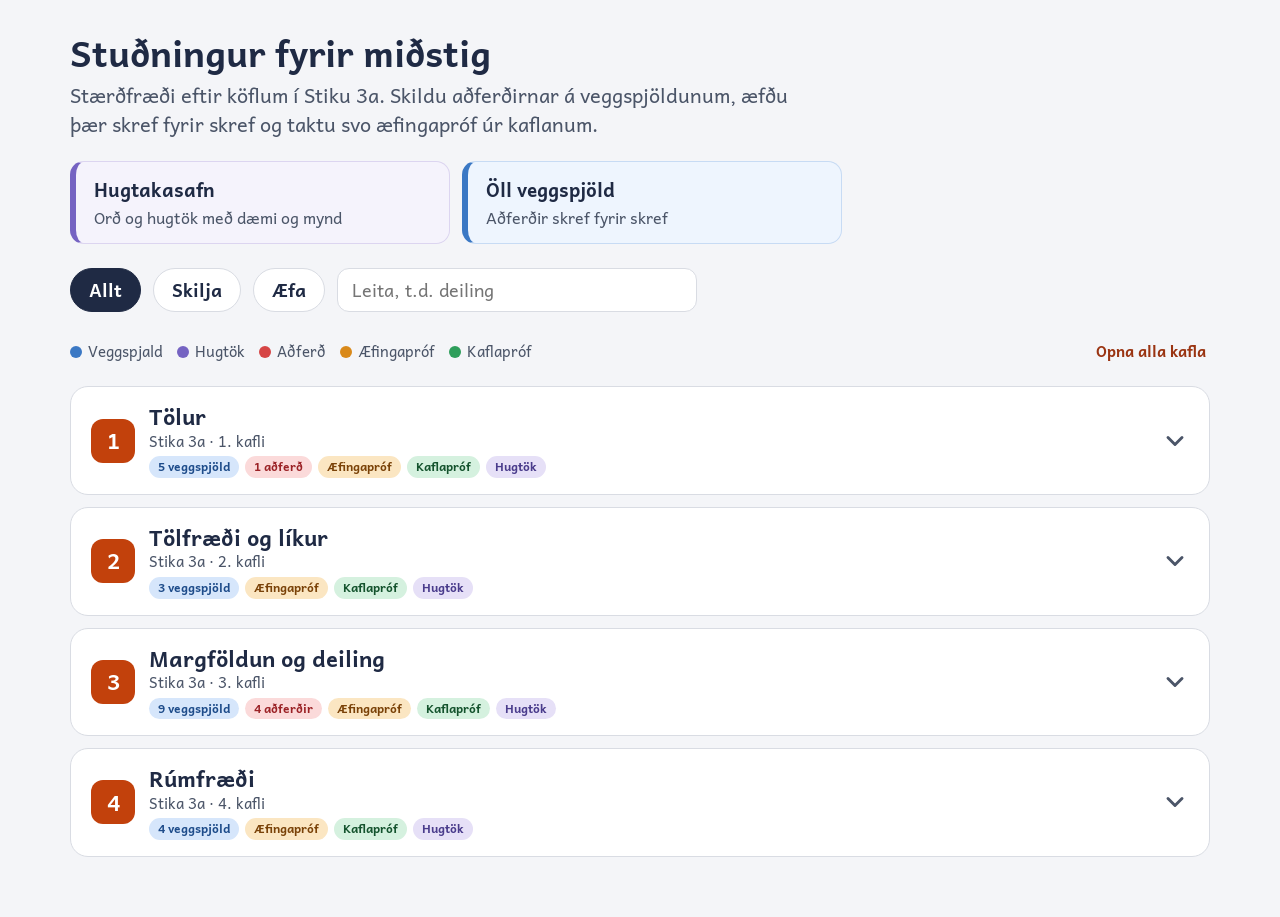
<file: index.html>
<!doctype html>
<html lang="is">
<head>
<meta charset="utf-8">
<meta name="viewport" content="width=device-width, initial-scale=1">
<title>Stuðningur fyrir miðstig</title>
<link rel="stylesheet" href="sameiginlegt.css">
<style>
.hero{display:flex;flex-direction:column;gap:8px;margin:8px 0 22px}
.hero p{font-size:20px;max-width:720px}
.quick{display:flex;gap:12px;flex-wrap:wrap;margin-bottom:24px}
.quick a{display:flex;flex-direction:column;gap:2px;flex:1 1 240px;max-width:380px;border:1.5px solid var(--line);border-left-width:6px;border-radius:14px;padding:14px 18px;color:var(--ink);text-decoration:none}
.quick a.hugtok{background:var(--hu-bg);border-color:var(--hu-line);border-left-color:var(--hu-acc)}
.quick a.utskyring{background:var(--vs-bg);border-color:var(--vs-line);border-left-color:var(--vs-acc)}
.quick a:hover{filter:brightness(.98);box-shadow:0 2px 8px rgba(31,42,68,.08)}
.quick b{font-size:19px}
.quick span{color:var(--muted);font-size:16px}

.tools{display:flex;gap:12px;flex-wrap:wrap;align-items:center;margin-bottom:12px}
.filter{font:inherit;font-weight:700;min-height:44px;padding:8px 18px;border-radius:999px;border:1.5px solid var(--line);background:var(--card);color:var(--ink);cursor:pointer;display:inline-flex;align-items:center;gap:8px}
.filter .dot{width:12px;height:12px;border-radius:50%}
.filter[aria-pressed="true"]{background:var(--ink);border-color:var(--ink);color:#fff}
.search{font:inherit;min-height:44px;padding:8px 14px;border:1.5px solid var(--line);border-radius:12px;background:var(--card);color:var(--ink);flex:1 1 220px;max-width:360px}

.listihaus{display:flex;justify-content:space-between;align-items:center;gap:12px;flex-wrap:wrap;margin:18px 0 12px}
.litaskyring{display:flex;gap:14px;flex-wrap:wrap;font-size:15px;color:var(--muted)}
.litaskyring span{display:inline-flex;align-items:center;gap:6px}
.litaskyring i{width:12px;height:12px;border-radius:50%}
.btn-texti{font:inherit;font-weight:700;font-size:15px;background:none;border:0;color:var(--acc-dark);cursor:pointer;min-height:44px;padding:0 4px}

/* Kaflar sem opnast og lokast */
details.kafli{background:var(--card);border:1.5px solid var(--line);border-radius:18px;margin-bottom:12px;overflow:hidden}
details.kafli[open]{border-color:var(--acc-line)}
details.kafli summary{list-style:none;display:flex;align-items:center;gap:14px;padding:16px 20px;cursor:pointer;min-height:64px}
details.kafli summary::-webkit-details-marker{display:none}
details.kafli summary:hover{background:var(--soft)}
details.kafli summary:focus-visible{outline:3px solid #2563EB;outline-offset:-3px}
.knr{flex:none;width:44px;height:44px;border-radius:12px;background:var(--acc);color:#fff;font-size:22px;font-weight:700;display:flex;align-items:center;justify-content:center}
.kafli-texti{flex:1;min-width:0}
.kafli-texti h2{margin:0;font-size:22px}
.kafli-texti p{color:var(--muted);font-size:15px}
.ord{display:flex;gap:6px;flex-wrap:wrap;margin-top:4px}
.ord span{font-size:12px;font-weight:700;border-radius:999px;padding:2px 9px}
.ord .utskyring{background:var(--vs-tag);color:var(--vs-ink)}
.ord .adferd{background:var(--ad-tag);color:var(--ad-ink)}
.ord .aefingaprof{background:var(--ap-tag);color:var(--ap-ink)}
.ord .prof{background:var(--pr-tag);color:var(--pr-ink)}
.ord .hugtok{background:var(--hu-tag);color:var(--hu-ink)}
.or{flex:none;width:28px;height:28px;transition:transform .2s ease;color:var(--muted)}
details.kafli[open] .or{transform:rotate(180deg)}
.kafli-efni{padding:4px 20px 20px}
.dalkar{display:grid;grid-template-columns:repeat(2,minmax(0,1fr));gap:20px}
.dalkar.einn{grid-template-columns:minmax(0,1fr)}
.dalkur h3{margin:0 0 10px;font-size:15px;letter-spacing:.04em;text-transform:uppercase;color:var(--muted)}
.atridi{display:flex;flex-direction:column;gap:10px}

/* Efni, litað eftir tegund */
.item{display:flex;flex-direction:column;gap:3px;border:1.5px solid var(--line);border-left-width:6px;border-radius:12px;padding:12px 14px;color:var(--ink);text-decoration:none}
.item:hover{box-shadow:0 2px 8px rgba(31,42,68,.1)}
.item .t{display:flex;align-items:center;gap:8px;flex-wrap:wrap}
.item b{font-size:18px}
.item .lys{color:var(--muted);font-size:15px}
.mk{font-size:12px;font-weight:700;border-radius:999px;padding:2px 9px;letter-spacing:.02em}
.framvinda{font-size:13px;font-weight:700;color:#14532D;background:var(--ok-bg);border:1px solid var(--ok-line);border-radius:999px;padding:1px 9px;margin-left:auto}
.item.utskyring{background:var(--vs-bg);border-color:var(--vs-line);border-left-color:var(--vs-acc)}
.item.utskyring .mk{background:var(--vs-tag);color:var(--vs-ink)}
.item.hugtok{background:var(--hu-bg);border-color:var(--hu-line);border-left-color:var(--hu-acc)}
.item.hugtok .mk{background:var(--hu-tag);color:var(--hu-ink)}
.item.adferd{background:var(--ad-bg);border-color:var(--ad-line);border-left-color:var(--ad-acc)}
.item.adferd .mk{background:var(--ad-tag);color:var(--ad-ink)}
.item.aefingaprof{background:var(--ap-bg);border-color:var(--ap-line);border-left-color:var(--ap-acc)}
.item.aefingaprof .mk{background:var(--ap-tag);color:var(--ap-ink)}
.item.prof{background:var(--pr-bg);border-color:var(--pr-line);border-left-color:var(--pr-acc)}
.item.prof .mk{background:var(--pr-tag);color:var(--pr-ink)}
.tomt{color:var(--muted);background:var(--card);border:1.5px dashed var(--line);border-radius:16px;padding:18px 20px}
@media (max-width:760px){ .dalkar{grid-template-columns:minmax(0,1fr)} .hero p{font-size:18px} details.kafli summary{padding:14px 14px} .kafli-efni{padding:4px 14px 16px} }
</style>
</head>
<body class="fag-staerdfraedi">
<div class="wrap">
  <header class="hero">
    <h1>Stuðningur fyrir miðstig</h1>
    <p class="muted">Stærðfræði eftir köflum í Stiku 3a. Skildu aðferðirnar á veggspjöldunum, æfðu þær skref fyrir skref og taktu svo æfingapróf úr kaflanum.</p>
  </header>

  <nav class="quick" aria-label="Flýtileiðir">
    <a class="hugtok" href="staerdfraedi/hugtakasafn.html"><b>Hugtakasafn</b><span>Orð og hugtök með dæmi og mynd</span></a>
    <a class="utskyring" href="staerdfraedi/veggspjald.html"><b>Öll veggspjöld</b><span>Aðferðir skref fyrir skref</span></a>
  </nav>

  <div class="tools">
    <div class="row" id="filters" role="group" aria-label="Velja tegund"></div>
    <label for="search" class="sr-only">Leita</label>
    <input class="search" id="search" type="search" placeholder="Leita, t.d. deiling" autocomplete="off">
  </div>

  <div class="listihaus">
    <div class="litaskyring" aria-label="Litaskýring">
      <span><i style="background:var(--vs-acc)"></i>Veggspjald</span>
      <span><i style="background:var(--hu-acc)"></i>Hugtök</span>
      <span><i style="background:var(--ad-acc)"></i>Aðferð</span>
      <span><i style="background:var(--ap-acc)"></i>Æfingapróf</span>
      <span><i style="background:var(--pr-acc)"></i>Kaflapróf</span>
    </div>
    <button class="btn-texti" type="button" id="btnAllir">Opna alla kafla</button>
  </div>

  <main id="list"></main>
</div>

<script src="efni.js"></script>
<script>
(function(){
  "use strict";
  var FLOKKAR = window.FLOKKAR || [], EFNI = window.EFNI || [];
  /* Heitin passa við dálkana í hverjum kafla: Skilja (veggspjöld og hugtök) og Æfa (aðferðir, æfingapróf og kaflapróf) */
  var TEG = [{id:"allt", heiti:"Allt"}, {id:"utskyring", heiti:"Skilja"}, {id:"aefa", heiti:"Æfa"}];
  var LYKILL = "studningur-opnir-kaflar";
  var state = {teg: "allt", leit: "", opnir: lesa()};

  /* Hvaða kaflar eru opnir er geymt í vafranum (aðeins til þæginda) */
  function lesa(){ try { return JSON.parse(localStorage.getItem(LYKILL)) || []; } catch(e){ return []; } }
  function vista(){ try { localStorage.setItem(LYKILL, JSON.stringify(state.opnir)); } catch(e){} }

  function esc(s){
    return String(s).replace(/[&<>"']/g, function(c){ return {"&":"&amp;","<":"&lt;",">":"&gt;","\"":"&quot;","'":"&#39;"}[c]; });
  }
  function fjoldi(n, et, ft){ return n + " " + (n % 10 === 1 && n % 100 !== 11 ? et : ft); }

  function renderFilters(){
    var box = document.getElementById("filters"); box.innerHTML = "";
    TEG.forEach(function(f){
      var b = document.createElement("button"); b.type = "button"; b.className = "filter";
      b.innerHTML = (f.lit ? "<span class=\"dot\" style=\"background:" + f.lit + "\"></span>" : "") + f.heiti;
      b.setAttribute("aria-pressed", String(state.teg === f.id));
      b.addEventListener("click", function(){ state.teg = f.id; renderFilters(); renderList(); });
      box.appendChild(b);
    });
  }
  function passar(x){
    if(!state.leit) return true;
    return (x.titill + " " + x.lysing + " " + (x.flokkur || "")).toLowerCase().indexOf(state.leit) !== -1;
  }
  /* Framvinda úr aðferðunum og æfingaprófunum (vistuð í vafranum af leikjarammi.js) */
  var FRAMVINDA = (function(){ try { return JSON.parse(localStorage.getItem("studningur-framvinda")) || {}; } catch(e){ return {}; } })();
  function framvinda(slod, teg){
    var id = slod.split("/").pop().replace(/\.html.*$/, ""), f = FRAMVINDA[id];
    if(!f) return "";
    if(teg === "prof") return f.kaflaprof ? "<span class=\"framvinda\">Besti árangur: " + f.kaflaprof.an + " af " + f.kaflaprof.alls + "</span>" : "";
    var n = Object.keys(f).filter(function(k){ return k !== "_efni" && k !== "kaflaprof"; }).length;
    if(!n) return "";
    return "<span class=\"framvinda\">" + (n >= f._efni ? "✓ Öllum efnum lokið" : "✓ " + n + " af " + f._efni + " efnum lokið") + "</span>";
  }
  function item(x, teg, heiti){
    return "<a class=\"item " + teg + "\" href=\"" + esc(x.slod) + "\"><span class=\"t\"><span class=\"mk\">" + heiti + "</span><b>" + esc(x.titill) + "</b>" +
           (teg !== "utskyring" && teg !== "hugtok" ? framvinda(x.slod, teg) : "") + "</span>" +
           "<span class=\"lys\">" + esc(x.lysing) + "</span></a>";
  }
  var OR = "<svg class=\"or\" viewBox=\"0 0 24 24\" aria-hidden=\"true\"><path d=\"M6 9l6 6 6-6\" fill=\"none\" stroke=\"currentColor\" stroke-width=\"2.5\" stroke-linecap=\"round\" stroke-linejoin=\"round\"/></svg>";

  function renderList(){
    var html = "", syndir = [];
    FLOKKAR.forEach(function(f){
      /* Æfa: fyrst aðferðir, svo æfingaprófið og síðast æfing fyrir kaflapróf */
      var skilja = [], adferdir = [], aefingaprof = [], profin = [], nV = 0, nA = 0, nP = 0, prof = false;
      EFNI.forEach(function(e){
        if(e.flokkar.indexOf(f.id) === -1) return;
        var x = {titill:e.titill, lysing:e.lysing, slod:e.slod, flokkur:f.heiti};
        if(e.tegund === "utskyring"){ nV++; if(passar(x)) skilja.push(item(x, "utskyring", "Veggspjald")); }
        else if(e.tegund === "adferd"){ nA++; if(passar(x)) adferdir.push(item(x, "adferd", "Aðferð")); }
        else {
          nP++;
          if(passar(x)) aefingaprof.push(item(x, "aefingaprof", "Æfingapróf"));
          if(e.kaflaprof){
            prof = true;
            var p = {titill:"Æfing fyrir kaflapróf", lysing:"Spurningar úr öllum efnum kaflans, án upprifjunar.", slod:e.slod + "#kaflaprof", flokkur:f.heiti + " próf"};
            if(passar(p)) profin.push(item(p, "prof", "Kaflapróf"));
          }
        }
      });
      var aefa = adferdir.concat(aefingaprof, profin);
      var h = {titill:"Hugtök úr kaflanum", lysing:"Orðin í " + f.kafli + ". kafla með skýringu, dæmi og mynd.", slod:"staerdfraedi/hugtakasafn.html#kafli-" + f.kafli, flokkur:f.heiti + " hugtök"};
      if(passar(h)) skilja.push(item(h, "hugtok", "Hugtök"));
      var synaS = state.teg !== "aefa" && skilja.length, synaA = state.teg !== "utskyring" && aefa.length;
      if(!synaS && !synaA) return;
      syndir.push(f.id);
      var opinn = state.leit ? true : state.opnir.indexOf(f.id) !== -1;
      var ord = (nV ? "<span class=\"utskyring\">" + fjoldi(nV, "veggspjald", "veggspjöld") + "</span>" : "") +
                (nA ? "<span class=\"adferd\">" + fjoldi(nA, "aðferð", "aðferðir") + "</span>" : "") +
                (nP ? "<span class=\"aefingaprof\">Æfingapróf</span>" : "") +
                (prof ? "<span class=\"prof\">Kaflapróf</span>" : "") + "<span class=\"hugtok\">Hugtök</span>";
      html += "<details class=\"kafli\" data-id=\"" + f.id + "\"" + (opinn ? " open" : "") + "><summary>" +
              "<span class=\"knr\" aria-hidden=\"true\">" + f.kafli + "</span><span class=\"kafli-texti\"><h2>" + esc(f.heiti) + "</h2>" +
              "<p>Stika 3a · " + f.kafli + ". kafli</p><span class=\"ord\">" + ord + "</span></span>" + OR + "</summary>" +
              "<div class=\"kafli-efni\"><div class=\"dalkar" + (synaS && synaA ? "" : " einn") + "\">" +
              (synaS ? "<div class=\"dalkur\"><h3>Skilja</h3><div class=\"atridi\">" + skilja.join("") + "</div></div>" : "") +
              (synaA ? "<div class=\"dalkur\"><h3>Æfa</h3><div class=\"atridi\">" + aefa.join("") + "</div></div>" : "") +
              "</div></div></details>";
    });
    var list = document.getElementById("list");
    list.innerHTML = html || "<p class=\"tomt\">Ekkert fannst. Prófaðu annað leitarorð.</p>";
    list.querySelectorAll("details.kafli").forEach(function(d){
      d.addEventListener("toggle", function(){
        if(state.leit) return;                       /* Við leit eru allir kaflar opnir; það breytir ekki vistuðu vali */
        var id = d.getAttribute("data-id"), i = state.opnir.indexOf(id);
        if(d.open && i === -1) state.opnir.push(id);
        if(!d.open && i !== -1) state.opnir.splice(i, 1);
        vista(); uppfaeraHnapp();
      });
    });
    state.syndir = syndir;
    uppfaeraHnapp();
  }
  function allirOpnir(){ return (state.syndir || []).length && state.syndir.every(function(id){ return state.opnir.indexOf(id) !== -1; }); }
  function uppfaeraHnapp(){
    var b = document.getElementById("btnAllir");
    b.hidden = !!state.leit;
    b.textContent = allirOpnir() ? "Loka öllum köflum" : "Opna alla kafla";
  }
  document.getElementById("btnAllir").addEventListener("click", function(){
    state.opnir = allirOpnir() ? [] : FLOKKAR.map(function(f){ return f.id; });
    vista(); renderList();
  });
  document.getElementById("search").addEventListener("input", function(e){ state.leit = e.target.value.trim().toLowerCase(); renderList(); });
  renderFilters();
  renderList();
})();
</script>
</body>
</html>
</file>
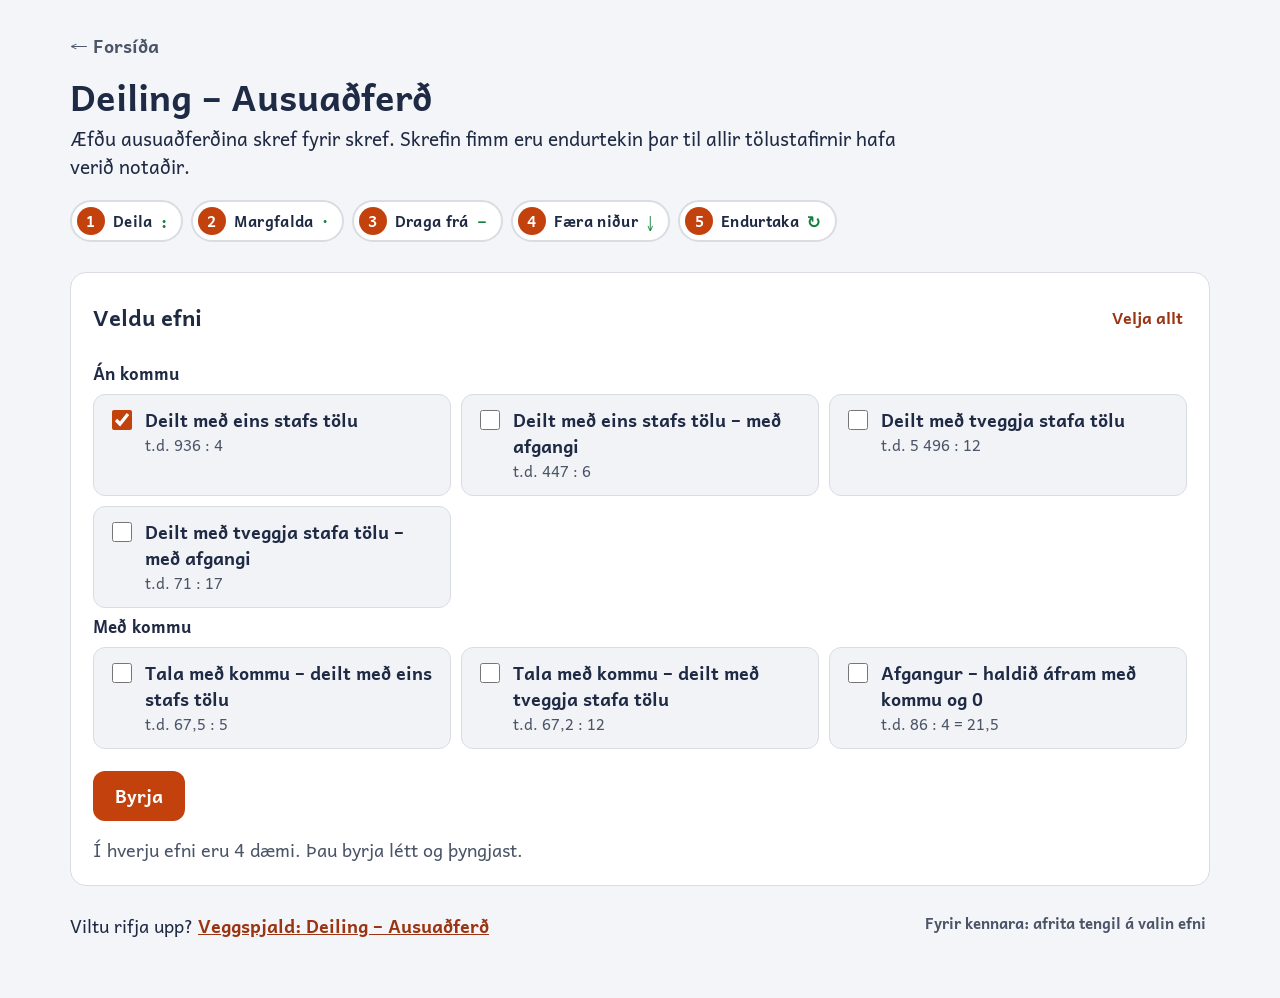
<file: staerdfraedi/deiling-ausuadferd.html>
<!DOCTYPE html>
<html lang="is">
<head>
<meta charset="UTF-8">
<meta name="viewport" content="width=device-width, initial-scale=1">
<title>Deiling – Ausuaðferð</title>
<link rel="stylesheet" href="../sameiginlegt.css">
<link rel="stylesheet" href="leikjarammi.css">
<style>
/* Litir leiksins eru sóttir í sameiginlegt útlit síðunnar (sameiginlegt.css) */
body{
  --dokkt:var(--ink); --appelsina:var(--acc); --appelsina-ljos:var(--acc-bg);
  --graent:var(--ok); --graent-ljos:var(--ok-bg); --bleikt:var(--acc-bg);
  --rautt:#8A1C1C; --rautt-ljos:#FDECEC; --kort:var(--card); --grar:#8A93A6;
}
h3{margin:1rem 0 .4rem;font-size:1.1rem}
button{font-family:inherit;font-size:1rem;cursor:pointer;border:none;border-radius:10px;padding:.6rem 1.1rem;color:var(--dokkt)}
.adal,.auka{font-size:18px}
.adal{font-weight:700;border-radius:12px;padding:12px 22px;min-height:48px;background:var(--acc);color:#fff}
.adal:hover{filter:brightness(1.1)}
.auka{font-weight:700;border-radius:12px;padding:10px 18px;min-height:44px;background:transparent;border:1.5px solid var(--line);color:var(--ink)}
.auka:hover{background:var(--soft)}
.auka.virkur{background:var(--acc-bg);border-color:var(--acc)}
.falid{display:none !important}
.kort{background:var(--card);border:1.5px solid var(--line);border-radius:16px;padding:22px}

/* Skrefin: útlit merkjanna er í leikjarammi.css, táknin eru græn eins og í uppsetningunni */
.skref .takn{color:var(--graent)}
.skref .flis.blikk{animation:blikk 1.2s ease}
@keyframes blikk{0%,100%{background:#fff}30%,60%{background:var(--graent-ljos);border-color:var(--graent)}}
@media (prefers-reduced-motion:reduce){ .skref .flis.blikk{animation:none} }

/* Leikskjár */
.toppur{display:flex;flex-wrap:wrap;align-items:center;justify-content:space-between;gap:10px;margin-bottom:10px}
.toppur .efni-heiti{font-weight:700;font-size:19px}
.toppur .stada{color:var(--muted)}
.toppur .takkar{display:flex;gap:10px;flex-wrap:wrap}
.vinnusvaedi{display:grid;grid-template-columns:minmax(0,1.15fr) minmax(0,1fr);gap:16px;align-items:start}
@media (max-width:860px){.vinnusvaedi{grid-template-columns:minmax(0,1fr)}}
.daemi-titill{font-size:1.25rem;margin:0 0 .6rem}
.daemi-titill b{font-weight:700}
.uppsetning-ramma{overflow-x:auto;padding:.6rem .2rem 1rem 2.2rem;background-color:#fff;background-image:linear-gradient(var(--grid) 1px,transparent 1px),linear-gradient(90deg,var(--grid) 1px,transparent 1px);background-size:22px 22px;border-radius:12px}

/* Uppsetningin sjálf */
.uppsetning{display:inline-grid;font-family:'Andika',sans-serif;font-size:2.3rem;line-height:1.3;grid-auto-rows:1.3em}
.uppsetning .h{position:relative;display:flex;align-items:center;justify-content:center;white-space:nowrap}
.uppsetning .deilt-med{justify-content:flex-end;padding-right:.35ch;border-right:3px solid var(--dokkt);color:var(--appelsina);font-weight:600}
.uppsetning .stofn{border-top:3px solid var(--dokkt)}
.uppsetning .svar{color:var(--appelsina);font-weight:600}
.uppsetning .strik{border-bottom:2px solid var(--dokkt)}
.uppsetning .minus::before{content:'−';position:absolute;right:100%;margin-right:.08ch;color:var(--graent);font-weight:600}
.uppsetning .dauft{color:transparent}
.uppsetning .or{color:var(--graent);font-size:.7em;font-weight:600}
.uppsetning .virk{background:var(--appelsina-ljos);color:var(--appelsina);font-weight:600;border-radius:4px}
.uppsetning .rauf::after{content:'';position:absolute;inset:.08em .04em;border:2px dashed var(--appelsina);border-radius:6px}
.uppsetning .rauf{color:var(--grar)}
.uppsetning .smellanlegt{cursor:pointer;border-radius:4px}
.uppsetning .smellanlegt:hover{background:var(--graent-ljos)}
.uppsetning .smellanlegt.valid{background:var(--graent-ljos);color:var(--graent)}
.uppsetning .stofn.smellanlegt{border-top-left-radius:0;border-top-right-radius:0}
.uppsetning .notad{color:var(--grar)}
.uppsetning .komma-mark{position:absolute;left:50%;top:50%;width:.9em;height:.9em;transform:translate(-50%,-25%);border-radius:50%;border:2px dashed var(--graent);background:#fff;padding:0;z-index:2;font:inherit;font-size:.55em;color:var(--graent)}
.uppsetning .komma-mark:hover{background:var(--graent-ljos);border-style:solid}

/* Verkefnaspjald */
.verkefni p{margin:.2rem 0 .7rem}
.svarform{display:flex;gap:10px;flex-wrap:wrap;align-items:center;margin:6px 0 10px}
.svarform input{font:inherit;font-size:26px;font-weight:700;width:6.5em;padding:6px 10px;border:2px solid var(--line);border-radius:12px;text-align:center}
.endurgjof{min-height:1.5em;padding:10px 14px;border-radius:12px;margin-top:8px;font-weight:700}
.endurgjof:empty{padding:0}
.endurgjof.rett{background:var(--ok-bg);color:#14532D}
.endurgjof.rangt{background:#FDECEC;color:#8A1C1C}
.endurgjof.uppl{background:var(--soft);color:var(--ink)}
.abending{margin-top:10px;padding:10px 14px;border-left:4px solid var(--acc);background:var(--acc-bg);border-radius:0 12px 12px 0}
.nidurstada{font-size:24px;font-weight:700;background:var(--acc-bg);color:var(--acc-dark);padding:8px 14px;border-radius:12px;display:inline-block;margin:4px 0 12px}
.tafla{margin-top:1rem;padding:12px 14px;background:var(--soft);border-radius:12px}
.tafla h4{margin:0 0 .3rem;font-size:1rem}
.tafla ul{list-style:none;margin:0;padding:0;columns:3;font-size:1rem}
.tafla li{padding:.05rem 0}

/* Upprifjun */
.ausa-upp .nidurstada{font-size:1.15rem}
.ausa-upp .uppsetning{font-size:1.6rem}
</style>
</head>
<body class="fag-staerdfraedi">
<div class="wrap">
  <a class="heim" href="../index.html">← Forsíða</a>

  <!-- Upphafsskjár (teiknaður af leikjarammi.js) -->
  <section id="upphaf"></section>

  <!-- Leikskjár -->
  <section id="leikur" class="hidden">
    <div class="toppur">
      <div><div class="efni-heiti" id="efniHeiti"></div><div class="stada" id="stada"></div></div>
      <div class="takkar">
        <button class="auka" id="btnUpprifjun">Upprifjun</button>
        <button class="auka" id="btnTafla">Margföldunartafla</button>
        <button class="auka" id="btnHaetta">Hætta</button>
      </div>
    </div>
    <div class="skref" id="skrefin">
      <span class="flis" data-s="deila"><span class="nr">1</span>Deila <span class="takn">:</span></span>
      <span class="flis" data-s="margfalda"><span class="nr">2</span>Margfalda <span class="takn">·</span></span>
      <span class="flis" data-s="draga"><span class="nr">3</span>Draga frá <span class="takn">−</span></span>
      <span class="flis" data-s="faera"><span class="nr">4</span>Færa niður <span class="takn">↓</span></span>
      <span class="flis" data-s="endurtaka"><span class="nr">5</span>Endurtaka <span class="takn">↻</span></span>
    </div>
    <div class="vinnusvaedi">
      <div class="kort">
        <p class="daemi-titill">Reiknaðu: <b id="daemiTexti"></b></p>
        <div class="uppsetning-ramma" id="uppsetning"></div>
      </div>
      <div class="kort verkefni">
        <div id="lysing"></div>
        <form class="svarform falid" id="svarform" autocomplete="off">
          <input id="svar" inputmode="numeric" aria-label="Svar">
          <button class="adal" type="submit">Athuga</button>
        </form>
        <div id="aukatakkar"></div>
        <div class="endurgjof" id="endurgjof" aria-live="polite"></div>
        <div id="abending" class="abending falid"></div>
        <div style="margin-top:.8rem"><button class="auka" id="btnAbending">Fá ábendingu</button></div>
        <div id="tafla" class="tafla falid"></div>
      </div>
    </div>
  </section>

  <!-- Lokaskjár (teiknaður af leikjarammi.js) -->
  <section id="lok" class="hidden"></section>
</div>


<script src="leikjarammi.js"></script>
<script>
/* ============ Hjálparföll ============ */
const $ = s => document.querySelector(s);
const rand = (a, b) => a + Math.floor(Math.random() * (b - a + 1));
const velja = arr => arr[Math.floor(Math.random() * arr.length)];
const hefur0 = n => String(n).includes('0');
const fyrstiStafur = n => Number(String(n)[0]);
const NBSP = ' ';

// Þúsundabil eins og í Stiku: 5 496, 14 350
function thusund(heiltala) {
  const s = String(heiltala);
  if (s.length < 4) return s;
  return s.replace(/\B(?=(\d{3})+(?!\d))/g, NBSP);
}
const ein = n => n % 10 === 1 && n % 100 !== 11;
function erAfgangs(n, enn) { return (ein(n) ? 'Það er ' : 'Það eru ') + (enn ? 'enn ' : '') + n + ' afgangs'; }
function sinnum(q) { return q === 1 ? 'einu sinni' : q + ' sinnum'; }

/* ============ Dæmi búin til ============ */
function heil(D, d) { return { digits: String(D).split('').map(Number), comma: null, d }; }
function kommutala(N, d, aukastafir) {
  const s = String(N);
  return { digits: s.split('').map(Number), comma: s.length - aukastafir, d };
}
function reyna(fall) {
  for (let i = 0; i < 20000; i++) { const p = fall(); if (p) return p; }
  throw new Error('Tókst ekki að búa til dæmi');
}
const milli = (x, a, b) => x >= a && x <= b;

const EFNI = [
  { id: 'e1', hopur: 'Án kommu', heiti: 'Deilt með eins stafs tölu', daemi: '936 : 4',
    upp: { p: heil(936, 4), atridi: [
      'Fimm skref: <b>deila, margfalda, draga frá, færa niður</b> og <b>endurtaka</b> þar til allir tölustafirnir hafa verið notaðir.',
      'Byrjaðu fremst. Ef talan sem deilt er með gengur ekki upp í fyrsta tölustafinn tekurðu næsta tölustaf með.',
      'Svarið er skrifað ofan á strikið, beint fyrir ofan síðasta tölustafinn sem þú notaðir.',
      'Ef talan sem deilt er með gengur ekki upp í töluna skrifarðu <b>0</b> í svarið og færir næsta tölustaf niður.'] },
    threp: [
      () => { const d = rand(2, 5), q = rand(21, 499), D = q * d; return milli(D, 100, 999) && fyrstiStafur(D) >= d && !hefur0(q) ? heil(D, d) : null; },
      () => { const d = rand(3, 9), q = rand(12, 99), D = q * d; return milli(D, 100, 999) && fyrstiStafur(D) < d && !hefur0(q) ? heil(D, d) : null; },
      () => { const d = rand(3, 9), q = rand(112, 3333), D = q * d; return milli(D, 1000, 9999) && !hefur0(q) ? heil(D, d) : null; },
      () => { const d = rand(2, 9), q = rand(101, 1999), D = q * d; return milli(D, 200, 9999) && hefur0(q) ? heil(D, d) : null; }
    ] },
  { id: 'e1a', hopur: 'Án kommu', heiti: 'Deilt með eins stafs tölu – með afgangi', daemi: '447 : 6', afgangur: true,
    upp: { p: heil(447, 6), afgangur: true, atridi: [
      'Sömu skref og áður: deila, margfalda, draga frá og færa niður.',
      'Þegar engir tölustafir eru eftir til að færa niður er talan neðst <b>afgangurinn</b>.',
      'Afgangurinn er alltaf minni en talan sem deilt er með.',
      'Svarið er skrifað svona: 447 : 6 = 74 og 3 afgangs.'] },
    threp: [
      () => { const d = rand(2, 5), q = rand(21, 499), r = rand(1, d - 1), D = q * d + r; return milli(D, 100, 999) && fyrstiStafur(D) >= d && !hefur0(q) ? heil(D, d) : null; },
      () => { const d = rand(3, 9), q = rand(12, 99), r = rand(1, d - 1), D = q * d + r; return milli(D, 100, 999) && fyrstiStafur(D) < d && !hefur0(q) ? heil(D, d) : null; },
      () => { const d = rand(3, 9), q = rand(112, 3333), r = rand(1, d - 1), D = q * d + r; return milli(D, 1000, 9999) && !hefur0(q) ? heil(D, d) : null; },
      () => { const d = rand(3, 9), q = rand(101, 1999), r = rand(1, d - 1), D = q * d + r; return milli(D, 300, 9999) && hefur0(q) ? heil(D, d) : null; }
    ] },
  { id: 't2', hopur: 'Án kommu', heiti: 'Deilt með tveggja stafa tölu', daemi: '5 496 : 12',
    upp: { p: heil(5496, 12), atridi: [
      'Sömu skref og áður: deila, margfalda, draga frá og færa niður.',
      'Oft þarf að taka tvo eða þrjá tölustafi í byrjun. 12 gengur ekki upp í 5 en gengur upp í 54.',
      'Prófaðu þig áfram: 4 · 12 = 48 og 5 · 12 = 60. 60 er meira en 54, svo 12 gengur 4 sinnum upp í 54.',
      'Hnappurinn <b>Margföldunartafla</b> sýnir margfeldi tölunnar sem deilt er með.'] },
    threp: [
      () => { const d = rand(11, 19), q = rand(2, 9); return heil(q * d, d); },
      () => { const d = rand(11, 25), q = rand(11, 39), D = q * d; return milli(D, 100, 999) && !hefur0(q) ? heil(D, d) : null; },
      () => { const d = rand(21, 45), q = rand(11, 49), D = q * d; return milli(D, 300, 1999) && !hefur0(q) ? heil(D, d) : null; },
      () => { const d = rand(11, 25), q = rand(101, 799), D = q * d; return milli(D, 1000, 9999) ? heil(D, d) : null; }
    ] },
  { id: 't2a', hopur: 'Án kommu', heiti: 'Deilt með tveggja stafa tölu – með afgangi', daemi: '71 : 17', afgangur: true,
    upp: { p: heil(71, 17), afgangur: true, atridi: [
      'Prófaðu þig áfram: 4 · 17 = 68 og 5 · 17 = 85. 85 er meira en 71, svo 17 gengur 4 sinnum upp í 71.',
      'Þegar engir tölustafir eru eftir til að færa niður er talan neðst afgangurinn.',
      'Afgangurinn er alltaf minni en talan sem deilt er með. Hér er 3 minna en 17.',
      'Svarið er skrifað svona: 71 : 17 = 4 og 3 afgangs.'] },
    threp: [
      () => { const d = rand(11, 19), q = rand(2, 9), r = rand(1, d - 1); return heil(q * d + r, d); },
      () => { const d = rand(11, 25), q = rand(11, 39), r = rand(1, d - 1), D = q * d + r; return milli(D, 100, 999) && !hefur0(q) ? heil(D, d) : null; },
      () => { const d = rand(21, 45), q = rand(11, 49), r = rand(1, d - 1), D = q * d + r; return milli(D, 300, 1999) && !hefur0(q) ? heil(D, d) : null; },
      () => { const d = rand(11, 25), q = rand(101, 799), r = rand(1, d - 1), D = q * d + r; return milli(D, 1000, 9999) ? heil(D, d) : null; }
    ] },
  { id: 'k1', hopur: 'Með kommu', heiti: 'Tala með kommu – deilt með eins stafs tölu', daemi: '67,5 : 5',
    upp: { p: kommutala(675, 5, 1), atridi: [
      'Reiknaðu alveg eins og ef engin komma væri.',
      'Komman í svarinu fer <b>beint fyrir ofan</b> kommuna í tölunni.',
      'Settu kommuna í svarið um leið og þú færir niður fyrsta tölustafinn á eftir kommunni.'] },
    threp: [
      () => { const d = rand(2, 5), Q = rand(21, 499), N = Q * d; return milli(N, 100, 999) && Math.floor(N / 10) >= d && N % 10 !== 0 ? kommutala(N, d, 1) : null; },
      () => { const d = rand(3, 9), Q = rand(12, 333), N = Q * d; return milli(N, 100, 999) && Math.floor(N / 10) >= d && N % 10 !== 0 ? kommutala(N, d, 1) : null; },
      () => { const d = rand(3, 9), Q = rand(112, 3333), N = Q * d; return milli(N, 1000, 9999) && N % 10 !== 0 ? kommutala(N, d, 1) : null; },
      () => { const d = rand(2, 9), Q = rand(101, 4999), N = Q * d; return milli(N, 1000, 9999) && Math.floor(N / 100) >= d && N % 10 !== 0 ? kommutala(N, d, 2) : null; }
    ] },
  { id: 'k2', hopur: 'Með kommu', heiti: 'Tala með kommu – deilt með tveggja stafa tölu', daemi: '67,2 : 12',
    upp: { p: kommutala(672, 12, 1), atridi: [
      'Reiknaðu alveg eins og ef engin komma væri.',
      'Komman í svarinu fer <b>beint fyrir ofan</b> kommuna í tölunni.',
      'Settu kommuna í svarið um leið og þú færir niður fyrsta tölustafinn á eftir kommunni.',
      'Prófaðu þig áfram með margföldun eins og áður: 5 · 12 = 60 og 6 · 12 = 72.'] },
    threp: [
      () => { const d = rand(11, 15), Q = rand(11, 90), N = Q * d; return milli(N, 100, 999) && Math.floor(N / 10) >= d && N % 10 !== 0 ? kommutala(N, d, 1) : null; },
      () => { const d = rand(11, 25), Q = rand(11, 99), N = Q * d; return milli(N, 200, 999) && Math.floor(N / 10) >= d && N % 10 !== 0 ? kommutala(N, d, 1) : null; },
      () => { const d = rand(12, 35), Q = rand(101, 499), N = Q * d; return milli(N, 1000, 9999) && N % 10 !== 0 ? kommutala(N, d, 1) : null; },
      () => { const d = rand(11, 25), Q = rand(101, 999), N = Q * d; return milli(N, 1000, 9999) && Math.floor(N / 100) >= d && N % 10 !== 0 ? kommutala(N, d, 2) : null; }
    ] },
  { id: 'k0', hopur: 'Með kommu', heiti: 'Afgangur – haldið áfram með kommu og 0', daemi: '86 : 4 = 21,5', nulla: true,
    upp: { p: heil(86, 4), nulla: true, atridi: [
      'Þegar afgangur er eftir má halda áfram og fá svar með kommu.',
      '86 er það sama og 86,0. Settu kommu og 0 aftan við töluna.',
      'Færðu 0 niður og settu kommu í svarið beint fyrir ofan kommuna.',
      'Haltu áfram þar til ekkert er afgangs. Stundum þarf að bæta við öðru 0.'] },
    threp: [
      () => { const d = velja([2, 4, 5]), D = rand(11, 99); return D >= d && D % d !== 0 && (D * 10) % d === 0 ? heil(D, d) : null; },
      () => { const d = velja([2, 4, 5]), D = rand(100, 999); return D % d !== 0 && (D * 10) % d === 0 ? heil(D, d) : null; },
      () => { const d = velja([4, 8]), D = rand(10, 999); return D >= d && (D * 10) % d !== 0 && (D * 100) % d === 0 ? heil(D, d) : null; },
      () => { const d = velja([12, 15, 16, 24, 25, 35, 40, 45]), D = rand(d + 1, 999); return D % d !== 0 && (D * 100) % d === 0 ? heil(D, d) : null; }
    ] }
];

/* ============ Rökfræði ausuaðferðarinnar ============ */
const tala = digs => digs.reduce((a, b) => a * 10 + b, 0);

function nyttAstand(p) {
  return { p, digits: p.digits.slice(), comma: p.comma, d: p.d, idx: -1, cur: 0, q: {}, rows: [], orvar: [],
           fasi: 'byrja', kommaSett: false, nulla: !!p.nulla, afgangur: !!p.afgangur, fyrsti: null, blikk: false };
}
function fyrstaEnd(S) {
  let v = 0;
  for (let i = 0; i < S.digits.length; i++) { v = v * 10 + S.digits[i]; if (v >= S.d) return i; }
  return S.digits.length - 1;
}
const sidasti = S => S.digits.length - 1;
function stofnTexti(digits, comma) {
  const heilt = comma === null ? digits : digits.slice(0, comma);
  const brot = comma === null ? [] : digits.slice(comma);
  return thusund(heilt.join('')) + (brot.length ? ',' + brot.join('') : '');
}
function svarTexti(S) {
  let heilt = '', brot = '';
  for (let i = S.fyrsti; i <= S.idx; i++) {
    if (S.q[i] === undefined) continue;
    if (S.kommaSett && i >= S.comma) brot += S.q[i]; else heilt += S.q[i];
  }
  return thusund(heilt) + (brot ? ',' + brot : '');
}

function endir(S, s) {
  if (S.cur === 0) { S.fasi = 'lokid'; return { ok: true, s: s + ' Ekkert er afgangs. Dæmið gengur upp!' }; }
  if (S.nulla) { S.fasi = 'baeta'; return { ok: true, s }; }
  S.fasi = 'afgangur'; return { ok: true, s };
}

function smellaTolustaf(S, i) {
  if (S.fasi === 'byrja') {
    const e = fyrstaEnd(S), v = tala(S.digits.slice(0, i + 1));
    if (i < e) return { ok: false, s: `${S.d} gengur ekki upp í ${v} því ${v} er minna en ${S.d}. Taktu fleiri tölustafi með.` };
    if (i > e) return { ok: false, s: `Þú þarft ekki svona marga tölustafi. ${S.d} gengur nú þegar upp í ${tala(S.digits.slice(0, e + 1))}.` };
    S.idx = e; S.cur = v; S.fyrsti = e; S.fasi = 'deila';
    return { ok: true, s: `Rétt! Við byrjum á ${v}.` };
  }
  if (S.fasi === 'faera') {
    if (i <= S.idx) return { ok: false, s: 'Þessi tölustafur hefur þegar verið notaður. Taktu næsta tölustaf.' };
    if (i > S.idx + 1) return { ok: false, s: 'Ekki hoppa yfir tölustaf. Taktu þann sem kemur næst.' };
    const r = S.rows[S.rows.length - 1];
    r.s += String(S.digits[i]); r.end = i;
    const ofar = S.rows[S.rows.length - 2];
    if (ofar && ofar.teg === 'marg') S.orvar.push({ rod: S.rows.length - 2, col: i });
    S.cur = S.cur * 10 + S.digits[i]; S.idx = i;
    if (S.comma !== null && i === S.comma && !S.kommaSett) {
      S.fasi = 'komma';
      return { ok: true, s: `Rétt! Þú færðir ${S.digits[i]} niður. Þessi tölustafur er á eftir kommunni.` };
    }
    S.fasi = 'deila'; S.blikk = true;
    return { ok: true, s: `Rétt! Nú er talan ${S.cur}. Þá endurtökum við skrefin og byrjum aftur á að deila.` };
  }
  return null;
}

function smellaBil(S, g) {
  if (S.fasi !== 'komma') return null;
  if (g !== S.comma - 1) return { ok: false, s: 'Ekki alveg. Komman í svarinu á að vera beint fyrir ofan kommuna í tölunni.' };
  S.kommaSett = true; S.fasi = 'deila'; S.blikk = true;
  return { ok: true, s: 'Rétt! Komman í svarinu er beint fyrir ofan kommuna í tölunni. Nú heldurðu áfram að deila.' };
}

function baeta(S) {
  if (S.fasi !== 'baeta') return null;
  const nyKomma = S.comma === null;
  if (nyKomma) S.comma = S.digits.length;
  S.digits.push(0);
  S.fasi = 'faera';
  return { ok: true, s: nyKomma
    ? `Nú stendur ${stofnTexti(S.digits, S.comma)}. Talan er jafn stór og áður. Færðu núllið niður.`
    : `Nú stendur ${stofnTexti(S.digits, S.comma)}. Færðu nýja núllið niður.` };
}

function svara(S, ans) {
  if (S.fasi === 'deila') {
    const q = Math.floor(S.cur / S.d);
    if (ans === q) {
      S.q[S.idx] = q;
      if (q === 0) {
        if (S.idx < sidasti(S)) { S.fasi = 'faera'; return { ok: true, s: `Rétt! ${S.d} gengur 0 sinnum upp í ${S.cur}. Þá færum við strax næsta tölustaf niður.` }; }
        return endir(S, `Rétt! ${S.d} gengur 0 sinnum upp í ${S.cur}.`);
      }
      S.fasi = 'margfalda';
      return { ok: true, s: `Rétt! ${S.d} gengur ${sinnum(q)} upp í ${S.cur}.` };
    }
    const m = ans * S.d;
    if (ans > q) return { ok: false, s: `${ans} · ${S.d} = ${thusund(m)}. Það er meira en ${S.cur}. Prófaðu lægri tölu.` };
    const eftir = S.cur - m;
    return { ok: false, s: `${ans} · ${S.d} = ${m}. Þá ${ein(eftir) ? 'er' : 'eru'} ${eftir} eftir og ${S.d} gengur upp í ${eftir}. Prófaðu hærri tölu.` };
  }
  if (S.fasi === 'margfalda') {
    const q = S.q[S.idx], p = q * S.d;
    if (ans !== p) return { ok: false, s: `Ekki alveg. Reiknaðu ${q} · ${S.d} aftur.` };
    S.rows.push({ teg: 'marg', s: String(p), end: S.idx });
    S.fasi = 'draga';
    return { ok: true, s: `Rétt! ${q} · ${S.d} = ${p}.` };
  }
  if (S.fasi === 'draga') {
    const p = S.q[S.idx] * S.d, mism = S.cur - p;
    if (ans !== mism) return { ok: false, s: `Ekki alveg. Reiknaðu ${S.cur} − ${p} aftur.` };
    const fyrr = S.cur;
    S.rows.push({ teg: 'mism', s: String(mism), end: S.idx });
    S.cur = mism;
    if (S.idx < sidasti(S)) { S.fasi = 'faera'; return { ok: true, s: `Rétt! ${fyrr} − ${p} = ${mism}.` }; }
    return endir(S, `Rétt! ${fyrr} − ${p} = ${mism}.`);
  }
  if (S.fasi === 'afgangur') {
    if (ans !== S.cur) return { ok: false, s: `Ekki alveg. Afgangurinn er talan neðst í uppsetningunni.` };
    S.fasi = 'lokid';
    return { ok: true, s: `Rétt! ${erAfgangs(S.cur)}.` };
  }
  return null;
}

// Rétta skrefið (notað í upprifjun, þegar svarað er rangt þrisvar og í prófunum)
function rettSkref(S) {
  switch (S.fasi) {
    case 'byrja': return smellaTolustaf(S, fyrstaEnd(S));
    case 'faera': return smellaTolustaf(S, S.idx + 1);
    case 'komma': return smellaBil(S, S.comma - 1);
    case 'baeta': return baeta(S);
    case 'deila': return svara(S, Math.floor(S.cur / S.d));
    case 'margfalda': return svara(S, S.q[S.idx] * S.d);
    case 'draga': return svara(S, S.cur - S.q[S.idx] * S.d);
    case 'afgangur': return svara(S, S.cur);
  }
  return null;
}
function rettSvarTexti(S) {
  switch (S.fasi) {
    case 'deila': return String(Math.floor(S.cur / S.d));
    case 'margfalda': return String(S.q[S.idx] * S.d);
    case 'draga': return String(S.cur - S.q[S.idx] * S.d);
    case 'afgangur': return String(S.cur);
  }
  return '';
}
function leysaAllt(p) {
  const S = nyttAstand(p);
  for (let n = 0; n < 300 && S.fasi !== 'lokid'; n++) rettSkref(S);
  S.blikk = false;
  return S;
}
function jafnaTexti(S) {
  let t = `${stofnTexti(S.p.digits, S.p.comma)} : ${S.d} = ${svarTexti(S)}`;
  if (S.afgangur && S.cur > 0) t += ` og ${S.cur} afgangs`;
  return t;
}

/* ============ Teikning uppsetningar ============ */
function teiknaUppsetningu(S, gagnvirkt) {
  const n = S.digits.length;
  const g = document.createElement('div');
  g.className = 'uppsetning';
  const F0 = gagnvirkt ? S.fasi : 'lokid';
  g.style.gridTemplateColumns = `auto repeat(${n}, 1.25ch ${F0 === 'komma' ? '1.1ch' : '.5ch'})`;
  const dalkur = i => 2 + 2 * i, bil = i => 3 + 2 * i;
  const holf = (row, col, txt, cls) => {
    const c = document.createElement('div');
    c.className = 'h ' + (cls || '');
    c.style.gridRow = row; c.style.gridColumn = col;
    if (txt !== undefined && txt !== null) c.textContent = txt;
    g.appendChild(c); return c;
  };
  const F = gagnvirkt ? S.fasi : 'lokid';

  // Hvaða tala er „núverandi“ tala?  -1 = fremsti hluti tölunnar efst, k = röð k
  let virkRod = null;
  if (['deila', 'margfalda'].includes(F)) virkRod = S.rows.length ? S.rows.length - 1 : -1;
  if (F === 'draga') virkRod = S.rows.length >= 2 ? S.rows.length - 2 : -1;
  if (F === 'afgangur') virkRod = S.rows.length - 1;

  // Röð 1: svarið
  for (let i = 0; i < n; i++) {
    const c = holf(1, dalkur(i), S.q[i] !== undefined ? S.q[i] : '', 'svar');
    if (F === 'deila' && i === S.idx) { c.classList.add('rauf'); c.textContent = '?'; }
    const b = holf(1, bil(i), S.kommaSett && i === S.comma - 1 ? ',' : '', 'svar');
    if (F === 'komma' && i < n - 1) {
      const k = document.createElement('button');
      k.className = 'komma-mark'; k.type = 'button'; k.dataset.bil = i;
      k.setAttribute('aria-label', 'Setja kommu hér'); k.textContent = ',';
      b.appendChild(k);
    }
  }
  // Röð 2: talan sem deilt er með og talan sem á að deila
  holf(2, 1, String(S.d), 'deilt-med');
  for (let i = 0; i < n; i++) {
    const c = holf(2, dalkur(i), S.digits[i], 'stofn');
    c.dataset.i = i;
    if (virkRod === -1 && i <= S.idx) c.classList.add('virk');
    if (F === 'byrja' || F === 'faera') c.classList.add('smellanlegt');
    holf(2, bil(i), S.comma !== null && i === S.comma - 1 ? ',' : '', 'stofn');
  }
  // Útreikningar fyrir neðan
  S.rows.forEach((r, k) => {
    const row = 3 + k, start = r.end - r.s.length + 1;
    for (let j = 0; j < r.s.length; j++) {
      const col = start + j;
      let cls = r.teg === 'marg' ? 'strik' + (j === 0 ? ' minus' : '') : '';
      if (r.teg === 'mism' && j < r.s.length - 1 && /^0+$/.test(r.s.slice(0, j + 1))) cls += ' dauft';
      if (virkRod === k) cls += ' virk';
      holf(row, dalkur(col), r.s[j], cls);
      if (j < r.s.length - 1) holf(row, bil(col), '', r.teg === 'marg' ? 'strik' : '');
    }
  });
  S.orvar.forEach(o => holf(3 + o.rod, dalkur(o.col), '↓', 'or'));
  // Auður reitur fyrir næsta svar
  if (F === 'margfalda' || F === 'draga') {
    const c = holf(3 + S.rows.length, dalkur(S.idx), '?', 'rauf' + (F === 'margfalda' ? ' minus' : ''));
  }
  return g;
}

/* ============ Viðmót ============ */
let leikur = { valin: [], rod: [], nr: 0, S: null, villurSkref: 0, villurDaemi: 0, taflaSynd: false };

function synaSkja(id) { RAMMI.syna(id); }

function byrjaLeik(efni) {
  const notud = new Set();
  leikur.valin = efni;
  leikur.rod = [];
  efni.forEach(e => {
    e.threp.forEach((f, t) => {
      let p, lykill;
      do { p = reyna(f); lykill = p.digits.join('') + '|' + p.comma + '|' + p.d; } while (notud.has(lykill));
      notud.add(lykill);
      p.afgangur = !!e.afgangur; p.nulla = !!e.nulla;
      leikur.rod.push({ efni: e, p, threp: t });
    });
  });
  leikur.nr = 0;
  RAMMI.hefja(leikur.rod.map(x => x.efni.id));
  synaSkja('leikur');
  synaDaemi();
}

function synaDaemi() {
  const x = leikur.rod[leikur.nr];
  leikur.S = nyttAstand(x.p);
  leikur.villurSkref = 0; leikur.villurDaemi = 0;
  setjaEndurgjof('', '');
  $('#abending').classList.add('falid');
  teikna();
  if (x.threp === 0) opnaUpprifjun(x.efni, true);
}

function setjaEndurgjof(texti, teg) {
  const e = $('#endurgjof');
  e.textContent = texti; e.className = 'endurgjof ' + (teg || '');
}

function lysing(S) {
  const d = S.d;
  switch (S.fasi) {
    case 'byrja': return `<p><b>Byrjun:</b> Hve marga tölustafi þarftu að taka fremst svo að ${d} gangi upp í töluna?</p><p>Smelltu á <b>síðasta</b> tölustafinn sem þú tekur með.</p>`;
    case 'deila': return `<p><b>1. Deila:</b> Hve oft gengur ${d} upp í ${S.cur}?</p>`;
    case 'margfalda': return `<p><b>2. Margfalda:</b> ${S.q[S.idx]} · ${d} = ?</p>`;
    case 'draga': return `<p><b>3. Draga frá:</b> ${S.cur} − ${S.q[S.idx] * d} = ?</p>`;
    case 'faera': return `<p><b>4. Færa niður:</b> Smelltu á tölustafinn sem þú færir niður.</p>`;
    case 'komma': return `<p><b>Komman:</b> Smelltu þar sem komman á að vera í svarinu.</p>`;
    case 'baeta': return S.comma === null
      ? `<p><b>Afgangur:</b> ${erAfgangs(S.cur)} en engir tölustafir eru eftir til að færa niður.</p><p>Í stað þess að hætta setjum við kommu og 0 aftan við töluna og höldum áfram.</p>`
      : `<p><b>Afgangur:</b> ${erAfgangs(S.cur, true)}. Bættu öðru 0 aftan við og haltu áfram.</p>`;
    case 'afgangur': return `<p><b>Afgangur:</b> Engir tölustafir eru eftir til að færa niður. Hver er afgangurinn?</p>`;
    case 'lokid': return `<p><b>Svarið er:</b></p><div class="nidurstada">${jafnaTexti(S)}</div>`;
  }
  return '';
}

function abendingTexti(S) {
  const d = S.d;
  switch (S.fasi) {
    case 'byrja': return `Byrjaðu á fremsta tölustafnum, ${S.digits[0]}. Ef ${d} er stærri en ${S.digits[0]} gengur ${d} ekki upp í hann og þú tekur næsta tölustaf með.`;
    case 'deila': return `Finndu tölu sem þú getur margfaldað með ${d} svo að útkoman verði eins nálægt ${S.cur} og hægt er, en ekki stærri.` + (d > 9 ? ' Margföldunartaflan getur hjálpað.' : '');
    case 'margfalda': return `Margfaldaðu töluna sem þú skrifaðir síðast í svarið (${S.q[S.idx]}) með ${d}.`;
    case 'draga': return `Dragðu neðri töluna frá þeirri efri: ${S.cur} − ${S.q[S.idx] * d}.`;
    case 'faera': return `Taktu næsta tölustaf sem hefur ekki verið notaður. Hann er beint fyrir ofan auða plássið hægra megin við ${S.cur}.`;
    case 'komma': return `Finndu kommuna í ${stofnTexti(S.digits, S.comma)}. Komman í svarinu fer beint fyrir ofan hana.`;
    case 'baeta': return `${stofnTexti(S.digits, S.comma)} og ${stofnTexti(S.digits.concat([0]), S.comma === null ? S.digits.length : S.comma)} eru jafn stórar tölur. Þess vegna má bæta 0 aftan við.`;
    case 'afgangur': return `Afgangurinn er talan neðst. Hann er alltaf minni en ${d}.`;
  }
  return 'Dæmið er búið. Smelltu á „Næsta dæmi“.';
}

function teikna() {
  const S = leikur.S, x = leikur.rod[leikur.nr];
  $('#efniHeiti').textContent = x.efni.heiti;
  $('#stada').textContent = `Dæmi ${leikur.nr + 1} af ${leikur.rod.length}`;
  $('#daemiTexti').textContent = `${stofnTexti(S.p.digits, S.p.comma)} : ${S.d}`;

  document.querySelectorAll('#skrefin .flis').forEach(f => {
    f.classList.toggle('nuna', f.dataset.s === S.fasi);
    f.classList.remove('blikk');
  });
  if (S.blikk) {
    const f = document.querySelector('#skrefin .flis[data-s="endurtaka"]');
    void f.offsetWidth; f.classList.add('blikk'); S.blikk = false;
  }

  const ramma = $('#uppsetning');
  ramma.innerHTML = '';
  ramma.appendChild(teiknaUppsetningu(S, true));

  $('#lysing').innerHTML = lysing(S);
  const medInntak = ['deila', 'margfalda', 'draga', 'afgangur'].includes(S.fasi);
  $('#svarform').classList.toggle('falid', !medInntak);
  if (medInntak) { $('#svar').value = ''; $('#svar').focus({ preventScroll: true }); }

  const auka = $('#aukatakkar');
  auka.innerHTML = '';
  if (S.fasi === 'baeta') {
    const b = document.createElement('button');
    b.className = 'adal'; b.id = 'btnBaeta';
    b.textContent = S.comma === null ? 'Bæta við ,0' : 'Bæta við 0';
    b.onclick = () => adgerd(baeta(S));
    auka.appendChild(b);
  }
  if (S.fasi === 'lokid') {
    const b = document.createElement('button');
    b.className = 'adal'; b.id = 'btnNaesta';
    b.textContent = leikur.nr < leikur.rod.length - 1 ? 'Næsta dæmi →' : 'Sjá niðurstöður →';
    b.onclick = naesta;
    auka.appendChild(b);
    b.focus({ preventScroll: true });
  }
  $('#btnAbending').classList.toggle('falid', S.fasi === 'lokid');
  teiknaToflu();
}

function teiknaToflu() {
  const t = $('#tafla');
  t.classList.toggle('falid', !leikur.taflaSynd);
  $('#btnTafla').classList.toggle('virkur', leikur.taflaSynd);
  if (!leikur.taflaSynd || !leikur.S) return;
  const d = leikur.S.d;
  let li = '';
  for (let k = 1; k <= 9; k++) li += `<li>${k} · ${d} = ${thusund(k * d)}</li>`;
  t.innerHTML = `<h4>Margföldunartafla ${d}</h4><ul>${li}</ul>`;
}

function adgerd(nidurstada) {
  if (!nidurstada) return;
  const S = leikur.S;
  if (nidurstada.ok) {
    leikur.villurSkref = 0;
    $('#abending').classList.add('falid');
    const lokid = S.fasi === 'lokid';
    if (lokid) skraNidurstodu();
    teikna();
    setjaEndurgjof(nidurstada.s, 'rett');
    return;
  }
  leikur.villurSkref++; leikur.villurDaemi++;
  if (leikur.villurSkref >= 3) {
    const rett = rettSvarTexti(S);
    const r = rettSkref(S);
    leikur.villurSkref = 0;
    $('#abending').classList.add('falid');
    if (S.fasi === 'lokid') skraNidurstodu();
    teikna();
    setjaEndurgjof((rett ? `Rétta svarið er ${rett}. ` : 'Hér er rétta skrefið. ') + r.s.replace(/^Rétt! /, ''), 'uppl');
    return;
  }
  setjaEndurgjof(nidurstada.s, 'rangt');
}

function skraNidurstodu() {
  RAMMI.skra(leikur.rod[leikur.nr].efni.id, leikur.villurDaemi === 0);
}

function naesta() {
  if (leikur.nr < leikur.rod.length - 1) { leikur.nr++; synaDaemi(); return; }
  RAMMI.lok({ hnappar: [
    { texti: 'Æfa aftur', adal: true, smellt: () => byrjaLeik(leikur.valin) },
    { texti: 'Velja önnur efni', smellt: () => synaSkja('upphaf') }
  ] });
}

function opnaUpprifjun(efni, fyrst) {
  const p = Object.assign({}, efni.upp.p, { afgangur: !!efni.upp.afgangur, nulla: !!efni.upp.nulla });
  const S = leysaAllt(p);
  const box = document.createElement('div'); box.className = 'ausa-upp';
  box.innerHTML = `<div class="nidurstada">${jafnaTexti(S)}</div>`;
  const r = document.createElement('div'); r.className = 'uppsetning-ramma';
  r.appendChild(teiknaUppsetningu(S, false));
  box.appendChild(r);
  RAMMI.upprifjun({ titill: efni.heiti, atridi: efni.upp.atridi, mynd: box,
    hnappur: fyrst ? 'Byrja á dæmunum' : 'Loka upprifjun', eftir: lokaUpprifjun });
}
function lokaUpprifjun() {
  if (['deila', 'margfalda', 'draga', 'afgangur'].includes(leikur.S?.fasi)) $('#svar').focus({ preventScroll: true });
}

/* ============ Atburðir ============ */
$('#btnHaetta').onclick = () => synaSkja('upphaf');
$('#btnUpprifjun').onclick = () => opnaUpprifjun(leikur.rod[leikur.nr].efni, false);
$('#btnTafla').onclick = () => { leikur.taflaSynd = !leikur.taflaSynd; teiknaToflu(); };
$('#btnAbending').onclick = () => {
  const a = $('#abending');
  a.textContent = abendingTexti(leikur.S);
  a.classList.remove('falid');
};
$('#svarform').addEventListener('submit', e => {
  e.preventDefault();
  const v = $('#svar').value.replace(/\s/g, '');
  if (!/^\d+$/.test(v)) { setjaEndurgjof('Skrifaðu tölu.', 'rangt'); return; }
  adgerd(svara(leikur.S, Number(v)));
});
$('#uppsetning').addEventListener('click', e => {
  const k = e.target.closest('.komma-mark');
  if (k) { adgerd(smellaBil(leikur.S, Number(k.dataset.bil))); return; }
  const t = e.target.closest('.stofn.smellanlegt');
  if (t) adgerd(smellaTolustaf(leikur.S, Number(t.dataset.i)));
});
// Í byrjun: lita tölustafina sem yrðu teknir með
$('#uppsetning').addEventListener('mouseover', e => {
  const t = e.target.closest('.stofn.smellanlegt');
  if (!t || leikur.S.fasi !== 'byrja') return;
  const i = Number(t.dataset.i);
  document.querySelectorAll('#uppsetning .stofn.smellanlegt').forEach(c => c.classList.toggle('valid', Number(c.dataset.i) <= i));
});
$('#uppsetning').addEventListener('mouseleave', () => {
  document.querySelectorAll('#uppsetning .stofn.valid').forEach(c => c.classList.remove('valid'));
});

RAMMI.upphaf({
  titill: 'Deiling – Ausuaðferð',
  inngangur: 'Æfðu ausuaðferðina skref fyrir skref. Skrefin fimm eru endurtekin þar til allir tölustafirnir hafa verið notaðir.',
  skref: [{ heiti: 'Deila', takn: ':' }, { heiti: 'Margfalda', takn: '·' }, { heiti: 'Draga frá', takn: '−' }, { heiti: 'Færa niður', takn: '↓' }, { heiti: 'Endurtaka', takn: '↻' }],
  efni: EFNI.map(e => ({ id: e.id, hopur: e.hopur, heiti: e.heiti, lysing: 't.d. ' + e.daemi, fjoldi: 4 })),
  sjalfgefid: 1,
  fjoldiTexti: 'Í hverju efni eru 4 dæmi. Þau byrja létt og þyngjast.',
  tengill: { texti: 'Veggspjald: Deiling – Ausuaðferð', slod: 'veggspjald.html?v=ausa' },
  byrja: ids => byrjaLeik(EFNI.filter(e => ids.includes(e.id)))
});
</script>
</body>
</html>
</file>
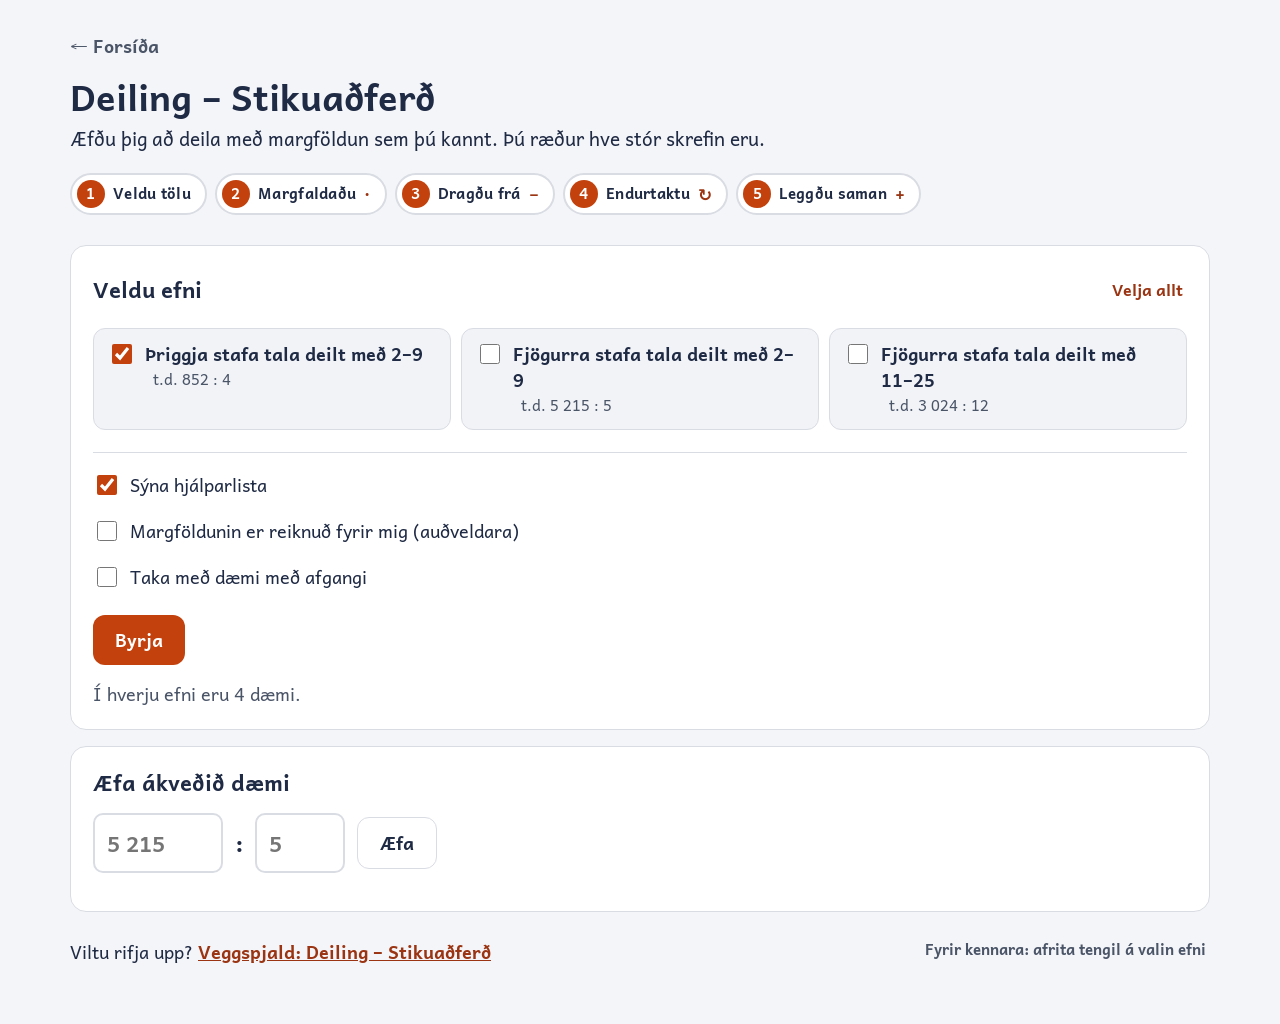
<file: staerdfraedi/deiling-stikuadferd.html>
<!doctype html>
<html lang="is">
<head>
<meta charset="utf-8">
<meta name="viewport" content="width=device-width, initial-scale=1">
<title>Deiling – Stikuaðferð</title>
<link rel="stylesheet" href="../sameiginlegt.css">
<link rel="stylesheet" href="leikjarammi.css">
<style>

/* Upphafsskjár */
.top{display:flex;justify-content:space-between;align-items:flex-end;gap:16px;flex-wrap:wrap;margin-bottom:20px}
.levels{display:grid;grid-template-columns:repeat(3,minmax(0,1fr));gap:12px}
.level{font:inherit;text-align:left;background:var(--card);border:2px solid var(--line);border-radius:14px;padding:16px;cursor:pointer;color:var(--ink);min-height:48px}
.level b{display:block;font-size:20px;margin-bottom:4px}
.level[aria-pressed="true"]{border-color:var(--acc);background:var(--acc-bg)}
.check{display:flex;gap:10px;align-items:center;cursor:pointer;min-height:44px}
.check input{width:22px;height:22px;accent-color:var(--acc)}
.num-in{font-family:'Andika',monospace;font-size:22px;font-weight:700;width:130px;padding:10px 12px;border:2px solid var(--line);border-radius:10px;color:var(--ink);min-height:48px}
.num-in.small{width:90px}
.howto{margin:0;padding-left:22px;display:flex;flex-direction:column;gap:4px}
.start-grid{display:grid;grid-template-columns:minmax(0,1.4fr) minmax(0,1fr);gap:20px}

/* Leikjaskjár */
.game{display:grid;grid-template-columns:minmax(0,1fr) minmax(0,1fr);gap:20px;align-items:start}
.board{display:grid;grid-template-columns:140px 84px 150px;grid-auto-rows:46px;justify-content:center;align-content:start;
  font-family:'Andika',sans-serif;font-size:28px;font-weight:500;color:var(--ink);padding:16px;
  background-color:#fff;background-image:linear-gradient(var(--grid) 1px,transparent 1px),linear-gradient(90deg,var(--grid) 1px,transparent 1px);
  background-size:22px 22px;border:1px solid #E1E4EA;border-radius:12px;max-height:640px;overflow:auto}
.n{display:flex;justify-content:space-between;align-items:center;padding:0 12px 0 4px}
.d{display:flex;align-items:center;padding-left:8px}
.r{display:flex;justify-content:space-between;align-items:center;border-left:3px solid var(--ink);padding:0 6px 0 12px}
.u{border-bottom:2.5px solid currentColor}
.uu{border-bottom:6px double currentColor}
.hl{color:var(--acc);font-weight:700}
.qbox{display:inline-block;min-width:36px;text-align:center;border:2px dashed var(--acc);border-radius:6px;background:var(--acc-bg);color:var(--acc);font-weight:700;line-height:34px}
.problem{font-family:'Andika',monospace;font-size:40px;font-weight:700}
.chips{display:flex;flex-wrap:wrap;gap:6px}
.chip{border-radius:999px;padding:6px 12px;font-size:15px;background:var(--soft);color:var(--muted)}
.chip.on{background:var(--acc);color:#fff;font-weight:700}
.chip.off{text-decoration:line-through}
.question{font-size:21px;line-height:1.4}
.answer-row{display:flex;gap:10px;flex-wrap:wrap}
.answer-row input{font-family:'Andika',monospace;font-size:28px;font-weight:700;width:200px;padding:8px 14px;border:2px solid var(--line);border-radius:12px;color:var(--ink);min-height:56px}
.fb{border-radius:12px;padding:12px 16px;font-size:18px;min-height:52px;background:var(--soft);color:var(--ink)}
.fb.good{background:var(--ok-bg);color:#14532D;border:1.5px solid var(--ok-line)}
.fb.bad{background:var(--acc-bg);color:var(--acc-dark);border:1.5px solid var(--acc-line)}
.helper{display:grid;grid-template-columns:repeat(2,minmax(0,1fr));gap:6px 16px;font-family:'Andika',monospace;font-size:19px;font-weight:700;color:var(--acc-dark)}
.tip{font-size:16px;color:var(--muted)}
.done-box{background:var(--ok-bg);border:1.5px solid var(--ok-line);border-radius:14px;padding:18px;display:flex;flex-direction:column;gap:8px}
.done-box .big{font-family:'Andika',monospace;font-size:30px;font-weight:700;color:#14532D}

/* Niðurstöður */
table{border-collapse:collapse;width:100%;font-size:17px}
th,td{text-align:left;padding:10px 12px;border-bottom:1px solid var(--line)}
th{font-size:15px;color:var(--muted)}
.table-wrap{overflow-x:auto}

@media (max-width:860px){
  .game,.start-grid{grid-template-columns:minmax(0,1fr)}
  .levels{grid-template-columns:minmax(0,1fr)}
  h1{font-size:30px}
}
@media (max-width:420px){
  .board{grid-template-columns:110px 70px 120px;font-size:22px;grid-auto-rows:40px;padding:10px}
  .problem{font-size:32px}
}
</style>
</head>
<body class="fag-staerdfraedi">
<div class="wrap">
<a class="heim" href="../index.html">← Forsíða</a>

<!-- Upphafsskjár (teiknaður af leikjarammi.js) -->
<section id="upphaf"></section>

<!-- Leikjaskjár -->
<section id="leikur" class="hidden">
  <div class="top">
    <div class="stack" style="gap:4px">
      <p class="muted" id="progress">Dæmi 1 af 5</p>
      <p class="problem" id="problemText">5215 : 5</p>
    </div>
    <div class="row"><button class="btn ghost" id="btnUpp">Upprifjun</button><button class="btn ghost" id="btnQuit">Hætta</button></div>
  </div>
  <div class="game">
    <div class="stack">
      <div class="board" id="board" aria-label="Útreikningur"></div>
    </div>
    <div class="stack">
      <div class="card stack" id="taskCard">
        <div class="chips" id="chips"></div>
        <p class="question" id="question"></p>
        <form class="answer-row" id="answerForm" autocomplete="off">
          <label for="answer" style="position:absolute;left:-9999px" id="answerLabel">Svar</label>
          <input id="answer" inputmode="numeric" autocomplete="off">
          <button class="btn acc" type="submit">Athuga</button>
        </form>
        <div class="fb" id="feedback" role="status" aria-live="polite">Byrjaðu á að velja tölu.</div>
        <p class="tip" id="tip"></p>
      </div>
      <div class="card stack hidden" id="doneCard">
        <div class="done-box">
          <p style="font-weight:700;font-size:22px;color:#14532D">Vel gert!</p>
          <p class="big" id="doneEq"></p>
          <p id="doneWay"></p>
          <p id="doneCheck"></p>
          <p id="doneStats" class="muted"></p>
        </div>
        <div class="row"><button class="btn acc" id="btnNext">Næsta dæmi</button></div>
      </div>
      <div class="card stack" id="helperCard">
        <h2 style="margin:0" id="helperTitle">Hjálparlisti</h2>
        <div class="helper" id="helper"></div>
      </div>
    </div>
  </div>
</section>

<!-- Niðurstöður (teiknaðar af leikjarammi.js) -->
<section id="lok" class="hidden"></section>

</div>

<script src="myndir.js"></script>
<script src="leikjarammi.js"></script>
<script>
(function(){
  "use strict";
  var $ = function(id){ return document.getElementById(id); };
  var rand = function(a,b){ return a + Math.floor(Math.random()*(b-a+1)); };
  var I_EFNI = 4;   /* dæmi í hverju efni */

  var LEVELS = [
    {id:"thriggja", heiti:"Þriggja stafa tala deilt með 2–9", daemi:"852 : 4", dMin:2, dMax:9, nMin:100, nMax:999},
    {id:"fjogurra", heiti:"Fjögurra stafa tala deilt með 2–9", daemi:"5 215 : 5", dMin:2, dMax:9, nMin:1000, nMax:9999},
    {id:"tveggja-stafa", heiti:"Fjögurra stafa tala deilt með 11–25", daemi:"3 024 : 12", dMin:11, dMax:25, nMin:1000, nMax:9999}
  ];

  var settings = {helper:true, easy:false, rem:false};
  var game = null;
  window.__stika = function(){ return game; };   /* fyrir sjálfvirkar prófanir */

  /* Tölur sem enda á 1 (nema 11) taka eintölu: „1 er eftir“, „21 villa“ */
  function ein(n){ return (n % 10 === 1 && n % 100 !== 11); }
  function eru(n){ return ein(n) ? "er" : "eru"; }
  function villur(n){ return n + (ein(n) ? " villa" : " villur"); }
  /* Bil á milli þúsunda eins og í Stiku: 5 215 */
  function thus(n){ var t = String(n); return t.replace(/\D/g, "").length >= 4 ? t.replace(/\B(?=(\d{3})+(?!\d))/g, "\u00a0") : t; }
  function svar(q, r){ return r > 0 ? thus(q) + ", afgangur " + thus(r) : thus(q); }

  /* ---------- Upphafsskjár: kemur úr leikjarammi.js ---------- */

  function show(id){ RAMMI.syna({start:"upphaf", play:"leikur", end:"lok"}[id] || id); }

  function makeProblem(lv, withRem){
    var d = rand(lv.dMin, lv.dMax);
    var r = withRem ? rand(1, d - 1) : 0;
    var q = rand(Math.ceil((lv.nMin - r)/d), Math.floor((lv.nMax - r)/d));
    return {dividend:d*q + r, divisor:d, quotient:q, rest:r};
  }

  /* Fjögur dæmi úr hverju völdu efni. Með afgangi: helmingur dæmanna fær afgang. */
  function makeRound(ids){
    readSettings();
    var list = [], seen = {};
    ids.forEach(function(id){
      var lv = LEVELS.filter(function(l){ return l.id === id; })[0];
      var flags = [];
      for(var i = 0; i < I_EFNI; i++){ flags.push(settings.rem && i < I_EFNI / 2); }
      flags.sort(function(){ return Math.random() - 0.5; });
      var n = 0, guard = 0;
      while(n < I_EFNI && guard < 500){
        guard++;
        var p = makeProblem(lv, flags[n]);
        var key = p.dividend + ":" + p.divisor;
        if(seen[key]) continue;
        seen[key] = true; p.efni = id;
        list.push(p); n++;
      }
    });
    return list;
  }

  function readSettings(){
    settings.helper = $("optHelper").checked;
    settings.easy = $("optEasy").checked;
    settings.rem = $("optRem").checked;
  }

  function startGame(problems, ids){
    readSettings();
    game = {problems:problems, ids:ids || null, index:0, results:[], cur:null};
    RAMMI.hefja(problems.map(function(p){ return p.efni || "eigid"; }), {heiti:{eigid:"Eigið dæmi"}});
    show("play");
    loadProblem();
    if(ids) synaUpprifjun(true);
  }

  /* Upprifjun á undan fyrsta dæminu */
  function synaUpprifjun(fyrst){
    RAMMI.upprifjun({titill:"Deiling – Stikuaðferð",
      atridi:["Veldu tölu sem þú kannt að margfalda með.", "Margfaldaðu og dragðu frá.",
              "Endurtaktu þar til talan sem er eftir er minni en talan sem þú deilir með.",
              "Leggðu saman tölurnar hægra megin línunnar.",
              "Ef 0 er eftir gengur dæmið upp. Ef önnur tala er eftir er hún afgangurinn.",
              "Það eru margar réttar leiðir. Fleiri skref eru ekki röng, bara lengri leið að sama svari."],
      mynd:"<p class=\"muted\" style=\"margin-bottom:6px\">5 215 : 5 = 1 000 + 40 + 3 = 1 043</p>" + MYNDIR.teikna({teg:"deiling", tala:"5215", deilir:5, skref:[1000,40,3]}),
      tengill:{texti:"Skoðaðu veggspjaldið „Deiling – Stikuaðferð“", slod:"veggspjald.html?v=deiling"},
      hnappur: fyrst ? "Byrja á dæmunum" : "Loka upprifjun",
      eftir:function(){ if(game && game.cur && game.cur.phase !== "done") $("answer").focus(); }});
  }

  function parseNum(s){
    var raw = String(s).replace(/[\s.]/g, "");
    if(raw === "" || !/^\d+$/.test(raw)) return null;
    return Number(raw);
  }


  /* ---------- Leikur ---------- */
  function loadProblem(){
    var p = game.problems[game.index];
    game.cur = {dividend:p.dividend, divisor:p.divisor, quotient:p.quotient, rest:p.rest || 0,
                remaining:p.dividend, steps:[], phase:"mult", tries:0, errors:0};
    $("taskCard").classList.remove("hidden");
    $("doneCard").classList.add("hidden");
    say("Byrjaðu á að velja tölu sem þú kannt að margfalda " + p.divisor + " með.", "");
    render();
    focusAnswer();
  }

  function focusAnswer(){
    var a = $("answer");
    a.value = "";
    setTimeout(function(){ a.focus(); }, 30);
  }

  function say(text, kind){
    var f = $("feedback");
    f.textContent = text;
    f.className = "fb" + (kind ? " " + kind : "");
  }

  function last(){ var s = game.cur.steps; return s[s.length-1]; }

  function multipliers(){ return game.cur.steps.map(function(s){ return s.m; }); }

  $("answerForm").addEventListener("submit", function(e){
    e.preventDefault();
    var c = game.cur;
    if(c.phase === "done") return;
    var raw = $("answer").value.replace(/[\s.]/g, "");
    if(raw === ""){ say("Skrifaðu tölu fyrst.", ""); return; }
    if(!/^\d+$/.test(raw)){ say("Notaðu bara tölustafi.", ""); return; }
    var v = Number(raw);
    var d = c.divisor;

    if(c.phase === "mult"){
      if(v === 0){ say("Talan þarf að vera stærri en 0.", ""); return; }
      if(d * v > c.remaining){
        c.errors++;
        say(d + " · " + thus(v) + " er stærra en " + thus(c.remaining) + ". Veldu minni tölu.", "bad");
        $("answer").select();
        render();
        return;
      }
      c.steps.push({m:v, p:null, r:null});
      if(settings.easy){
        last().p = d * v;
        c.phase = "rem";
        say(d + " · " + thus(v) + " = " + thus(d*v) + ". Dragðu nú frá.", "good");
      } else {
        c.phase = "prod";
        say("Góð tala! Margfaldaðu nú.", "good");
      }
    }
    else if(c.phase === "prod"){
      var s = last();
      var p = d * s.m;
      if(v === p){
        s.p = p; c.phase = "rem"; c.tries = 0;
        say("Rétt! Dragðu nú frá.", "good");
      } else {
        c.errors++; c.tries++;
        if(c.tries >= 2){
          s.p = p; c.phase = "rem"; c.tries = 0;
          say(d + " · " + thus(s.m) + " = " + thus(p) + ". Haltu áfram og dragðu frá.", "bad");
        } else {
          say("Ekki alveg. Reiknaðu " + d + " · " + thus(s.m) + " aftur.", "bad");
          $("answer").select();
          return;
        }
      }
    }
    else if(c.phase === "rem"){
      var s2 = last();
      var r = c.remaining - s2.p;
      var revealed = false;
      if(v !== r){
        c.errors++; c.tries++;
        if(c.tries < 2){
          say("Ekki alveg. Reiknaðu " + thus(c.remaining) + " − " + thus(s2.p) + " aftur.", "bad");
          $("answer").select();
          return;
        }
        revealed = true;
      }
      s2.r = r; c.remaining = r; c.tries = 0;
      var pre = revealed ? thus(c.remaining + s2.p) + " − " + thus(s2.p) + " = " + thus(r) + ". " : "Rétt! ";
      if(r < d){
        if(c.steps.length === 1){
          finishProblem();
          return;
        }
        c.phase = "sum";
        var stop = (r === 0)
          ? "Það er 0 eftir, svo dæmið gengur upp. "
          : "Nú " + eru(r) + " " + r + " eftir. " + r + " er minna en " + d + ", svo " + d + " fer ekki oftar í. " + r + " er afgangurinn. ";
        say(pre + stop + "Leggðu nú saman tölurnar hægra megin.", revealed ? "bad" : "good");
      } else {
        c.phase = "mult";
        say(pre + "Nú " + eru(r) + " " + thus(r) + " eftir. Veldu næstu tölu.", revealed ? "bad" : "good");
      }
    }
    else if(c.phase === "sum"){
      if(v === c.quotient){
        finishProblem("good");
        return;
      }
      c.errors++; c.tries++;
      if(c.tries >= 2){
        finishProblem("bad");
        return;
      }
      say("Ekki alveg. Leggðu aftur saman tölurnar hægra megin.", "bad");
      $("answer").select();
      return;
    }
    render();
    focusAnswer();
  });

  function finishProblem(){
    var c = game.cur;
    c.phase = "done";
    var ms = multipliers();
    game.results.push({dividend:c.dividend, divisor:c.divisor, quotient:c.quotient, rest:c.rest, way:ms, errors:c.errors});
    RAMMI.skra(game.problems[game.index].efni || "eigid", c.errors === 0);
    render();
    $("taskCard").classList.add("hidden");
    $("doneCard").classList.remove("hidden");
    $("doneEq").textContent = thus(c.dividend) + " : " + c.divisor + " = " + svar(c.quotient, c.rest);
    $("doneWay").innerHTML = "<b>Þín leið:</b> <span class=\"mono\">" + ms.map(thus).join(" + ") + " = " + thus(c.quotient) + "</span>" +
      (c.rest > 0 ? "<br><b>Afgangur:</b> <span class=\"mono\">" + c.rest + "</span>" : "");
    $("doneCheck").innerHTML = "<b>Prófun:</b> <span class=\"mono\">" + c.divisor + " · " + thus(c.quotient) +
      (c.rest > 0 ? " + " + c.rest : "") + " = " + thus(c.dividend) + "</span>";
    var errText = c.errors === 0 ? "Engin villa." : villur(c.errors) + ".";
    $("doneStats").textContent = "Þú notaðir " + ms.length + " skref. " + errText;
    $("btnNext").textContent = (game.index < game.problems.length - 1) ? "Næsta dæmi" : "Sjá niðurstöður";
    setTimeout(function(){ $("btnNext").focus(); }, 30);
  }

  $("btnNext").addEventListener("click", function(){
    if(game.index < game.problems.length - 1){
      game.index++;
      loadProblem();
    } else {
      showEnd();
    }
  });

  $("btnQuit").addEventListener("click", function(){ show("start"); });
  $("btnUpp").addEventListener("click", function(){ synaUpprifjun(false); });

  /* ---------- Teikning ---------- */
  function cellN(o){
    o = o || {};
    var cls = "n" + (o.u ? " u" : "") + ((o.q || o.hl) ? " hl" : "");
    var val = o.q ? "<span class=\"qbox\">?</span>" : (o.val === undefined ? "" : thus(o.val));
    return "<div class=\"" + cls + "\"><span>" + (o.sign || "") + "</span><span>" + val + "</span></div>";
  }
  function cellD(t){ return "<div class=\"d\">" + (t || "") + "</div>"; }
  function cellR(o){
    o = o || {};
    var cls = "r" + (o.uu ? " uu" : "") + ((o.q || o.hl) ? " hl" : "");
    var val = o.q ? "<span class=\"qbox\">?</span>" : (o.val === undefined ? "" : thus(o.val));
    return "<div class=\"" + cls + "\"><span>" + (o.sign || "") + "</span><span>" + val + "</span></div>";
  }

  function renderBoard(){
    var c = game.cur, st = c.steps, ph = c.phase;
    var finishing = (ph === "sum" || ph === "done");
    function multCell(i){
      if(i < st.length){
        var isLastM = (i === st.length - 1);
        var plus = finishing && st.length > 1 && isLastM;
        return {sign: plus ? "+" : "", val: st[i].m, hl: isLastM && ph === "prod"};
      }
      if(i === st.length && ph === "mult") return {q:true};
      return null;
    }
    var html = "";
    var m0 = multCell(0);
    html += cellN({val:c.dividend}) + cellD(": " + c.divisor) + cellR(m0);
    st.forEach(function(s, i){
      var isLast = (i === st.length - 1);
      var nOpts = {sign:"−", u:true};
      if(s.p === null){ nOpts.q = true; } else { nOpts.val = s.p; nOpts.hl = isLast && ph === "rem"; }
      var rOpts = null;
      if(isLast && finishing){
        rOpts = {sign:"=", uu:true};
        if(ph === "done"){ rOpts.val = c.quotient; rOpts.hl = true; } else { rOpts.q = true; }
      }
      html += cellN(nOpts) + cellD("") + cellR(rOpts);
      if(s.p !== null){
        if(s.r !== null){
          var isRest = isLast && s.r > 0 && s.r < c.divisor;
          var dTxt = isRest ? "<span class=\"hl\" style=\"font-size:18px\">afg.</span>" : "";
          html += cellN({val:s.r, hl: isLast && (ph === "mult" || isRest)}) + cellD(dTxt) + cellR(multCell(i+1));
        } else if(isLast && ph === "rem"){
          html += cellN({q:true}) + cellD("") + cellR(null);
        }
      }
    });
    html += cellN(null) + cellD("") + cellR(null);
    var b = $("board");
    b.innerHTML = html;
    b.scrollTop = b.scrollHeight;
  }

  function renderTask(){
    var c = game.cur, d = c.divisor, ph = c.phase;
    var q = $("question"), lab = $("answerLabel");
    var s = last();
    if(ph === "mult"){
      q.innerHTML = "Hve oft fer <b class=\"mono\">" + d + "</b> í <b class=\"mono\">" + thus(c.remaining) + "</b>? Veldu tölu sem þú kannt að margfalda með.";
      lab.textContent = "Hve oft?";
    } else if(ph === "prod"){
      q.innerHTML = "Hvað er <b class=\"mono\">" + d + " · " + thus(s.m) + "</b>?";
      lab.textContent = "Margföldun";
    } else if(ph === "rem"){
      q.innerHTML = "Hvað er <b class=\"mono\">" + thus(c.remaining) + " − " + thus(s.p) + "</b>?";
      lab.textContent = "Hvað er eftir?";
    } else if(ph === "sum"){
      q.innerHTML = "Leggðu saman tölurnar hægra megin: <b class=\"mono\">" + multipliers().map(thus).join(" + ") + "</b> = ?";
      lab.textContent = "Svar";
    }
    var phases = [
      {k:"mult", t:"Veldu tölu"},
      {k:"prod", t:settings.easy ? "Margföldunin er reiknuð" : "Margfaldaðu"},
      {k:"rem", t:"Dragðu frá"},
      {k:"sum", t:"Leggðu saman"}
    ];
    $("chips").innerHTML = phases.map(function(p){
      var cls = "chip" + (p.k === ph ? " on" : "") + (p.k === "prod" && settings.easy ? " off" : "");
      return "<span class=\"" + cls + "\">" + p.t + "</span>";
    }).join("");
    var tip = "";
    if(ph === "mult" && c.steps.length >= 6){
      tip = "Ábending: Prófaðu stærri tölu, t.d. úr hjálparlistanum.";
    }
    $("tip").textContent = tip;
  }

  function renderHelper(){
    var c = game.cur, d = c.divisor;
    $("helperCard").classList.toggle("hidden", !settings.helper);
    $("helperTitle").textContent = "Hjálparlisti fyrir " + d;
    $("helper").innerHTML = [1,2,5,10,100,1000].map(function(k){
      return "<span>" + d + " · " + thus(k) + " = " + thus(d*k) + "</span>";
    }).join("");
  }

  function render(){
    var c = game.cur;
    $("progress").textContent = game.problems.length > 1
      ? "Dæmi " + (game.index + 1) + " af " + game.problems.length
      : "Eigið dæmi";
    $("problemText").textContent = thus(c.dividend) + " : " + c.divisor;
    renderBoard();
    if(c.phase !== "done") renderTask();
    renderHelper();
  }

  /* ---------- Niðurstöður ---------- */
  function showEnd(){
    var tafla = "<div class=\"card stack\"><h2 style=\"margin:0\">Öll dæmin</h2><div class=\"table-wrap\"><table>" +
      "<thead><tr><th>Dæmi</th><th>Svar</th><th>Þín leið</th><th>Skref</th><th>Villur</th></tr></thead><tbody>" +
      game.results.map(function(r){
        return "<tr><td class=\"mono\">" + thus(r.dividend) + " : " + r.divisor + "</td>" +
               "<td class=\"mono\">" + svar(r.quotient, r.rest) + "</td>" +
               "<td class=\"mono\">" + r.way.map(thus).join(" + ") + "</td>" +
               "<td>" + r.way.length + "</td>" +
               "<td>" + r.errors + "</td></tr>";
      }).join("") + "</tbody></table></div></div>";
    RAMMI.lok({nedan:tafla, hnappar:[
      {texti:"Æfa aftur", adal:true, smellt:function(){ if(game.ids) startGame(makeRound(game.ids), game.ids); else startGame(game.problems); }},
      {texti:"Velja önnur efni", smellt:function(){ show("start"); }}
    ]});
  }

  /* ---------- Upphafsskjár ---------- */
  RAMMI.upphaf({
    titill:"Deiling – Stikuaðferð",
    inngangur:"Æfðu þig að deila með margföldun sem þú kannt. Þú ræður hve stór skrefin eru.",
    skref:[{heiti:"Veldu tölu"}, {heiti:"Margfaldaðu", takn:"·"}, {heiti:"Dragðu frá", takn:"−"}, {heiti:"Endurtaktu", takn:"↻"}, {heiti:"Leggðu saman", takn:"+"}],
    efni:LEVELS.map(function(l){ return {id:l.id, heiti:l.heiti, lysing:"t.d. " + l.daemi, fjoldi:I_EFNI}; }),
    sjalfgefid:1,
    fjoldiTexti:"Í hverju efni eru " + I_EFNI + " dæmi.",
    stillingar:"<label class=\"r-stilling\"><input type=\"checkbox\" id=\"optHelper\" checked> Sýna hjálparlista</label>" +
               "<label class=\"r-stilling\"><input type=\"checkbox\" id=\"optEasy\"> Margföldunin er reiknuð fyrir mig (auðveldara)</label>" +
               "<label class=\"r-stilling\"><input type=\"checkbox\" id=\"optRem\"> Taka með dæmi með afgangi</label>",
    aukaspjald:"<div class=\"card stack\"><h2 style=\"margin:0\">Æfa ákveðið dæmi</h2><div class=\"row\">" +
      "<label class=\"sr-only\" for=\"cDividend\">Talan sem á að deila</label><input class=\"num-in\" id=\"cDividend\" inputmode=\"numeric\" autocomplete=\"off\" placeholder=\"5 215\">" +
      "<span class=\"mono\" style=\"font-size:24px\">:</span>" +
      "<label class=\"sr-only\" for=\"cDivisor\">Talan sem deilt er með</label><input class=\"num-in small\" id=\"cDivisor\" inputmode=\"numeric\" autocomplete=\"off\" placeholder=\"5\">" +
      "<button class=\"btn ghost\" id=\"btnCustom\">Æfa</button></div><p id=\"customMsg\" class=\"tip\" role=\"status\"></p></div>",
    tengill:{texti:"Veggspjald: Deiling – Stikuaðferð", slod:"veggspjald.html?v=deiling"},
    byrja:function(ids){ startGame(makeRound(ids), ids); }
  });

  $("btnCustom").addEventListener("click", function(){
    var n = parseNum($("cDividend").value);
    var d = parseNum($("cDivisor").value);
    var msg = $("customMsg");
    if(n === null || d === null){ msg.textContent = "Skrifaðu báðar tölurnar."; return; }
    if(d < 2 || d > 99){ msg.textContent = "Talan sem deilt er með þarf að vera á bilinu 2–99."; return; }
    if(n < 10 || n > 99999){ msg.textContent = "Talan sem á að deila þarf að vera á bilinu 10–99\u00a0999."; return; }
    if(n < d){ msg.textContent = "Talan sem á að deila þarf að vera stærri en talan sem deilt er með."; return; }
    msg.textContent = "";
    startGame([{dividend:n, divisor:d, quotient:Math.floor(n/d), rest:n % d}]);
  });
})();
</script>
</body>
</html>
</file>
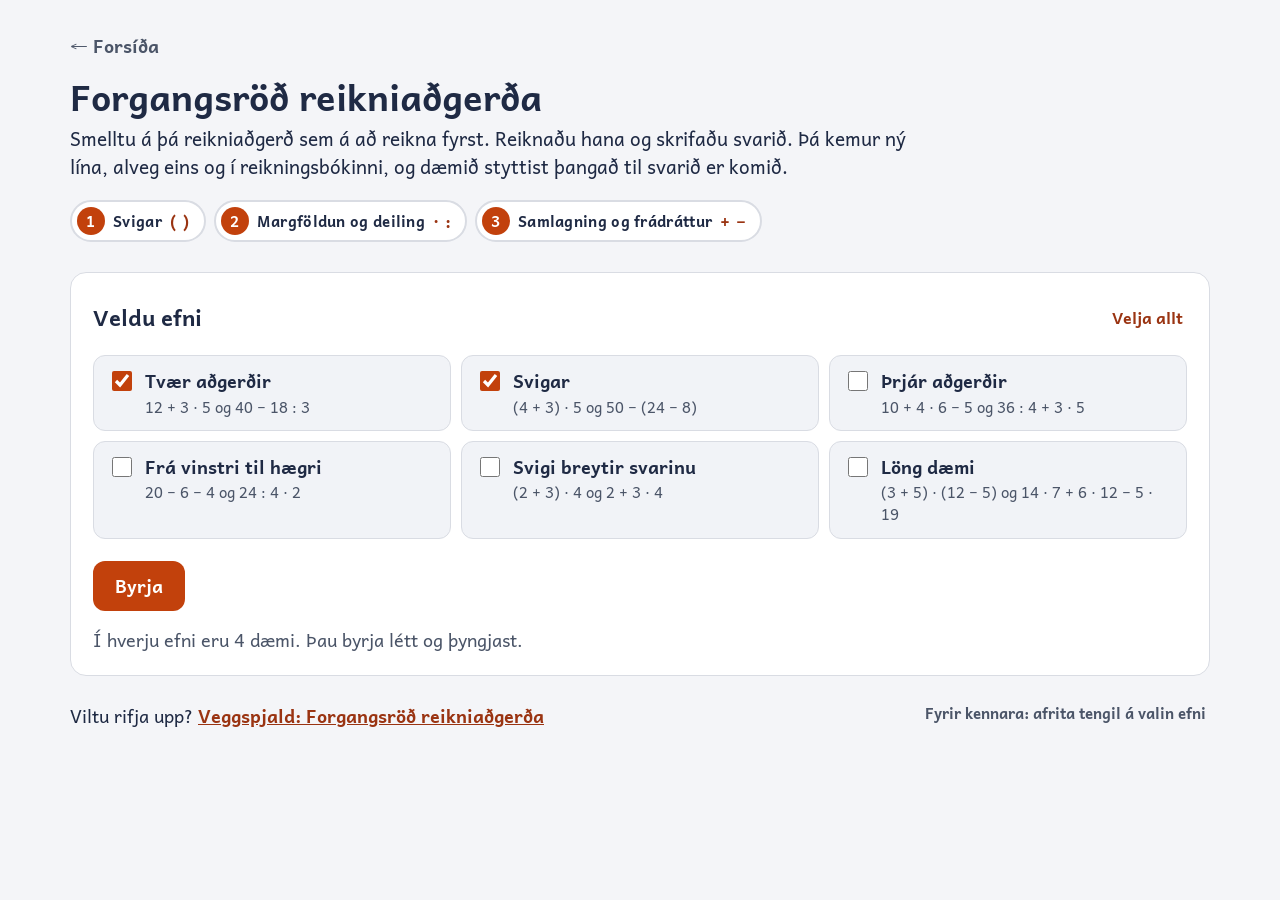
<file: staerdfraedi/forgangsrod.html>
<!doctype html>
<html lang="is">
<head>
<meta charset="utf-8">
<meta name="viewport" content="width=device-width, initial-scale=1">
<title>Forgangsröð reikniaðgerða</title>
<link rel="stylesheet" href="../sameiginlegt.css">
<link rel="stylesheet" href="leikjarammi.css">
<link rel="stylesheet" href="reikningur.css">
</head>
<body class="fag-staerdfraedi">
<div class="wrap">
  <a class="heim" href="../index.html">← Forsíða</a>

  <!-- Upphafsskjár (teiknaður af leikjarammi.js) -->
  <section id="upphaf"></section>

  <!-- Leikskjár -->
  <section id="leikur" class="hidden">
    <div class="toppur">
      <div><span class="heiti" id="efniHeiti"></span> · <span class="stada" id="stada"></span></div>
      <div class="row"><button type="button" class="btn ghost" id="uppTakki">Upprifjun</button><button type="button" class="btn ghost" id="haetta">Hætta</button></div>
    </div>
    <div class="skref" id="skrefLeik">
      <span class="flis" data-s="1"><span class="nr">1</span>Svigar <span class="takn">( )</span></span>
      <span class="flis" data-s="2"><span class="nr">2</span>Margföldun og deiling <span class="takn">· :</span></span>
      <span class="flis" data-s="3"><span class="nr">3</span>Samlagning og frádráttur <span class="takn">+ −</span></span>
    </div>
    <div class="vinnusvaedi">
      <div class="card">
        <div class="reikningsbok" id="bok" aria-live="polite"></div>
      </div>
      <div class="card verkefni">
        <p class="muted" id="samhengi"></p>
        <p class="spurning" id="spurning"></p>
        <form class="svarform hidden" id="svarform" autocomplete="off">
          <label class="sr-only" for="svar">Svar</label>
          <input id="svar" inputmode="numeric" aria-describedby="spurning">
          <button type="submit" class="btn acc">Athuga</button>
        </form>
        <div class="endurgjof" id="endurgjof" role="status"></div>
        <div class="takkar">
          <button type="button" class="btn ghost" id="abendingTakki">Fá ábendingu</button>
          <button type="button" class="btn acc hidden" id="naesta">Næsta dæmi</button>
        </div>
        <div class="abending hidden" id="abending"></div>
      </div>
    </div>
  </section>

  <!-- Lokaskjár (teiknaður af leikjarammi.js) -->
  <section id="lok" class="hidden"></section>
</div>


<script src="leikjarammi.js"></script>
<script src="reikningur.js"></script>
<script>
(function(){
  "use strict";
  var RK = window.RK;
  function $(id){ return document.getElementById(id); }
  function rnd(a, b){ return a + Math.floor(Math.random() * (b - a + 1)); }
  function velja(arr){ return arr[Math.floor(Math.random() * arr.length)]; }
  function gcd(a, b){ return b ? gcd(b, a % b) : a; }
  function T(v){ return RK.tala(v); }

  /* ---------- Efni og dæmi ----------
     Hvert fall skilar {d: "dæmi"} og má bæta við {samhengi, lok} fyrir pör. */
  var EFNI = [
    { id:"tvaer", heiti:"Tvær aðgerðir", lysing:"12 + 3 · 5 og 40 − 18 : 3",
      reglur:["Margföldun og deiling koma á undan samlagningu og frádrætti.", "Reiknaðu eina aðgerð í einu og skrifaðu nýja línu.", "Það sem er ekki reiknað er skrifað óbreytt í nýju línuna."],
      daemi:["60 + 5 · 4"],
      buatil:function(){
        var b, c, q;
        return [
          function(){ return {d: rnd(2, 20) + " + " + rnd(2, 9) + " · " + rnd(2, 9)}; },
          function(){ c = rnd(2, 9); q = rnd(2, 9); return {d: rnd(q + 5, 50) + " − " + (c * q) + " : " + c}; },
          function(){ b = rnd(4, 9); c = rnd(4, 9); return {d: b + " · " + c + " − " + rnd(5, b * c - 2)}; },
          function(){ return {d: (rnd(10, 50) * 10) + " + " + rnd(11, 19) + " · " + rnd(3, 9)}; }
        ];
      }},
    { id:"svigar", heiti:"Svigar", lysing:"(4 + 3) · 5 og 50 − (24 − 8)",
      reglur:["Það sem er inni í sviga er reiknað fyrst.", "Þegar búið er að reikna það sem er inni í sviganum hverfur sviginn."],
      daemi:["(8 + 4) · 3"],
      buatil:function(){
        return [
          function(){ return {d: "(" + rnd(2, 9) + " + " + rnd(2, 9) + ") · " + rnd(2, 9)}; },
          function(){ var c = rnd(2, 9), b = rnd(c + 6, 30); return {d: rnd(b + 5, 60) + " − (" + b + " − " + c + ")"}; },
          function(){ var c = rnd(3, 9), q = rnd(3, 9), b = rnd(3, 20); return {d: "(" + (b + c * q) + " − " + b + ") : " + c}; },
          function(){
            if(Math.random() < 0.5){ var a = rnd(10, 40) * 10, b = rnd(101, 299); return {d: "1000 − (" + a + " + " + b + ")"}; }
            return {d: rnd(3, 9) + " · (" + rnd(5, 12) + " + " + rnd(5, 12) + ")"};
          }
        ];
      }},
    { id:"thrjar", heiti:"Þrjár aðgerðir", lysing:"10 + 4 · 6 − 5 og 36 : 4 + 3 · 5",
      reglur:["Fyrst er öll margföldun og deiling reiknuð.", "Svo er lagt saman og dregið frá, frá vinstri til hægri.", "Ein aðgerð í einu og ný lína í hvert skipti."],
      daemi:["6 · 4 − 12 : 3"],
      buatil:function(){
        return [
          function(){ var b = rnd(2, 9), c = rnd(2, 9); return {d: rnd(5, 30) + " + " + b + " · " + c + " − " + rnd(2, 9)}; },
          function(){ var a = rnd(4, 9), b = rnd(4, 9), d = rnd(2, 6), q = rnd(2, Math.min(9, a * b - 1)); return {d: a + " · " + b + " − " + (d * q) + " : " + d}; },
          function(){ var b = rnd(2, 9), q = rnd(2, 9); return {d: (b * q) + " : " + b + " + " + rnd(2, 9) + " · " + rnd(2, 9)}; },
          function(){
            var b = rnd(2, 9), c = rnd(2, 9) * 10, d = rnd(2, 9), e = rnd(1, 4) * 10, a = rnd(10, 30) * 10;
            if(a + b * c - d * e < 1) a += d * e;
            return {d: a + " + " + b + " · " + c + " − " + d + " · " + e};
          }
        ];
      }},
    { id:"vinstri", heiti:"Frá vinstri til hægri", lysing:"20 − 6 − 4 og 24 : 4 · 2",
      reglur:["Þegar bara er lagt saman og dregið frá er reiknað frá vinstri til hægri.", "Það sama gildir þegar bara er margfaldað og deilt.", "Byrjaðu á aðgerðinni sem er lengst til vinstri."],
      daemi:["20 − 6 − 4"],
      buatil:function(){
        return [
          function(){ var b = rnd(3, 9), c = rnd(2, 8); return {d: rnd(b + c + 5, 40) + " − " + b + " − " + c}; },
          function(){ var b = rnd(3, 9); return {d: rnd(b + 3, 30) + " − " + b + " + " + rnd(2, 9)}; },
          function(){ var b = rnd(2, 6), q = rnd(2, 9); return {d: (b * q) + " : " + b + " · " + rnd(2, 5)}; },
          function(){ var b = rnd(10, 30) * 10, c = rnd(11, 99); return {d: rnd(b + c + 20, 900) + " − " + b + " − " + c}; }
        ];
      }},
    { id:"breytir", heiti:"Svigi breytir svarinu", lysing:"(2 + 3) · 4 og 2 + 3 · 4",
      reglur:["Svigi segir hvað á að reikna fyrst.", "Sömu tölur geta gefið ólík svör. Það fer eftir því hvar sviginn er."],
      daemi:["(2 + 3) · 4", "2 + 3 · 4"],
      buatil:function(){
        var a = rnd(2, 9), b = rnd(2, 9), c = rnd(3, 9);
        var bb = rnd(2, 6), cc = rnd(2, 6), L = bb * (bb + cc) / gcd(bb, bb + cc), k = Math.max(1, Math.floor(rnd(30, 120) / L)), aa = L * k;
        var fyrra1 = {}, fyrra2 = {};
        return [
          function(){ return {d: "(" + a + " + " + b + ") · " + c, geyma:fyrra1}; },
          function(){ return {d: a + " + " + b + " · " + c, fyrra:fyrra1, samhengi:"Sömu tölur og í dæminu á undan, en nú er enginn svigi."}; },
          function(){ return {d: aa + " : (" + bb + " + " + cc + ")", geyma:fyrra2}; },
          function(){ return {d: aa + " : " + bb + " + " + cc, fyrra:fyrra2, samhengi:"Sömu tölur og í dæminu á undan, en nú er enginn svigi."}; }
        ];
      }},
    { id:"long", heiti:"Löng dæmi", lysing:"(3 + 5) · (12 − 5) og 14 · 7 + 6 · 12 − 5 · 19",
      reglur:["Fyrst svigar.", "Svo margföldun og deiling.", "Síðast samlagning og frádráttur.", "Löng dæmi styttast með hverri línu. Ekki reikna allt í huganum!"],
      daemi:["(5 + 3) · (12 − 5)"],
      buatil:function(){
        return [
          function(){ var d = rnd(2, 6); return {d: "(" + rnd(2, 9) + " + " + rnd(2, 9) + ") · (" + rnd(d + 2, 15) + " − " + d + ")"}; },
          function(){
            var a, b, c, d, e, f;
            do { a = rnd(11, 19); b = rnd(3, 9); c = rnd(3, 9); d = rnd(11, 15); e = rnd(3, 9); f = rnd(11, 19); } while(a * b + c * d - e * f < 5);
            return {d: a + " · " + b + " + " + c + " · " + d + " − " + e + " · " + f};
          },
          function(){ var b = rnd(2, 9), e = rnd(2, 9); return {d: "(" + (b + rnd(2, 9)) + " − " + b + ") · " + rnd(2, 5) + " + " + (e * rnd(2, 9)) + " : " + e}; },
          function(){ var c = rnd(3, 9), d = rnd(3, 9), b = rnd(5, 30); return {d: (rnd(Math.ceil((b + c * d) / 10) + 1, 20) * 10) + " − (" + b + " + " + c + " · " + d + ")"}; }
        ];
      }}
  ];

  var L = null; // staða leiksins
  window.__leikur = function(){ return L; };
  window.__efni = EFNI;

  function hefja(valin){
    var rodd = [];
    valin.forEach(function(e){ e.buatil().forEach(function(f, i){ rodd.push({efni:e, nr:i, buatil:f}); }); });
    L = {valin:valin, rod:rodd, i:-1};
    RAMMI.hefja(rodd.map(function(r){ return r.efni.id; }));
    RAMMI.syna("leikur");
    naestaDaemi();
  }
  $("haetta").onclick = function(){ RAMMI.syna("upphaf"); };
  $("uppTakki").onclick = function(){ synaUpprifjun(L.rod[L.i].efni, null); };

  /* ---------- Upprifjun ---------- */
  function lausnTeikning(texti){
    var S = new RK.Skref(RK.lesa(texti)), html = "";
    while(S.fasi !== "lokid"){
      var k = S.kostir()[0];
      html += "<div class=\"lina\"><span class=\"jafnt\">" + (S.linur.length > 1 ? "=" : "") + "</span>" + RK.teikna(S.rot, {valid:k.id}) + "</div>";
      S.smella(k.id); S.svara(S.svarid());
    }
    return html + "<div class=\"lina svar-lina\"><span class=\"jafnt\">=</span>" + RK.teikna(S.rot) + "</div>";
  }
  function synaUpprifjun(e, afram){
    RAMMI.upprifjun({titill:e.heiti, atridi:e.reglur,
      mynd:"<div class=\"reikningsbok\">" + e.daemi.map(lausnTeikning).join("<div style=\"height:14px\"></div>") + "</div>",
      hnappur: afram ? "Byrja á dæmunum" : "Loka upprifjun", eftir:afram});
  }

  /* ---------- Hvert dæmi ---------- */
  function naestaDaemi(){
    L.i++;
    if(L.i >= L.rod.length) return lok();
    var r = L.rod[L.i];
    var gogn = r.buatil();
    L.d = gogn; L.S = new RK.Skref(RK.lesa(gogn.d)); L.villur = 0; L.rangtIRod = 0;
    $("efniHeiti").textContent = r.efni.heiti;
    $("stada").textContent = "Dæmi " + (r.nr + 1) + " af 4";
    $("samhengi").textContent = gogn.samhengi || "";
    $("endurgjof").textContent = ""; $("endurgjof").className = "endurgjof";
    $("naesta").classList.add("hidden");
    if(r.nr === 0) synaUpprifjun(r.efni, teikna); else teikna();
  }

  function stigAdgerdar(S, id){
    var n = RK.finna(S.rot, id), s = [];
    var inni = RK.inniISviga(S.rot, id);
    if(inni) s.push(1);
    if(RK.stig(n.o) === 2) s.push(2); else if(!inni) s.push(3);
    return s;
  }
  function merkjaSkref(stig){
    $("skrefLeik").querySelectorAll(".flis").forEach(function(f){ f.classList.toggle("nuna", stig.indexOf(Number(f.dataset.s)) !== -1); });
  }

  function teikna(){
    var S = L.S, html = "";
    S.linur.forEach(function(lina, i){
      var sidust = i === S.linur.length - 1;
      var jafnt = "<span class=\"jafnt\">" + (i > 0 ? "=" : "") + "</span>";
      if(!sidust){ html += "<div class=\"lina fyrri\">" + jafnt + RK.teikna(lina) + "</div>"; return; }
      if(S.fasi === "velja") html += "<div class=\"lina nuverandi\">" + jafnt + RK.teikna(S.rot, {takkar:true}) + "</div>";
      else if(S.fasi === "reikna"){
        html += "<div class=\"lina nuverandi\">" + jafnt + RK.teikna(S.rot, {valid:S.valid}) + "</div>";
        html += "<div class=\"lina naesta\"><span class=\"jafnt\">=</span>" + RK.teikna(S.rot, {kassi:S.valid}) + "</div>";
      }
      else html += "<div class=\"lina svar-lina\">" + jafnt + RK.teikna(S.rot) + "</div>";
    });
    $("bok").innerHTML = html;
    $("bok").querySelectorAll(".opk").forEach(function(b){
      b.onclick = function(){ smellt(Number(b.dataset.id), b); };
      b.onmouseenter = b.onfocus = function(){ lysaNagranna(b, true); };
      b.onmouseleave = b.onblur = function(){ lysaNagranna(b, false); };
    });
    $("abending").classList.add("hidden");
    var spurn = $("spurning"), form = $("svarform");
    if(S.fasi === "velja"){
      spurn.textContent = S.linur.length === 1 ? "Hvað á að reikna fyrst? Smelltu á reikniaðgerðina." : "Hvað á að reikna næst? Smelltu á reikniaðgerðina.";
      form.classList.add("hidden"); $("abendingTakki").classList.remove("hidden"); merkjaSkref([]);
    } else if(S.fasi === "reikna"){
      var n = RK.finna(S.rot, S.valid);
      spurn.textContent = T(n.a.v) + " " + n.o + " " + T(n.b.v) + " = ?";
      form.classList.remove("hidden"); $("svar").value = ""; $("svar").focus();
      $("abendingTakki").classList.remove("hidden");
    } else {
      form.classList.add("hidden"); $("abendingTakki").classList.add("hidden"); merkjaSkref([]);
      var svar = RK.gildi(S.rot);
      spurn.innerHTML = "Svarið er <span class=\"nidurstada\">" + T(svar) + "</span>";
      var texti = L.villur === 0 ? "Vel gert! Engin villa." : "Vel gert! Þú kláraðir dæmið.";
      if(L.d.geyma) L.d.geyma.svar = svar;
      if(L.d.fyrra && L.d.fyrra.svar !== undefined){
        texti = L.d.fyrra.svar === svar ? "Svarið er það sama og með sviganum." :
                "Með sviganum var svarið " + T(L.d.fyrra.svar) + ". Án svigans er svarið " + T(svar) + ". Sviginn breytir svarinu!";
      }
      gefa(texti, "rett");
      RAMMI.skra(L.rod[L.i].efni.id, L.villur === 0);
      var b = $("naesta");
      b.textContent = L.i === L.rod.length - 1 ? "Sjá niðurstöður" : "Næsta dæmi";
      b.classList.remove("hidden"); b.focus();
    }
  }

  /* Lýsir upp tölurnar sitt hvorum megin við aðgerðina (ekki ef svigi er á milli) */
  function lysaNagranna(takki, kveikja){
    [takki.previousElementSibling, takki.nextElementSibling].forEach(function(el){
      if(el && el.classList.contains("tala")) el.classList.toggle("nagr", kveikja);
    });
  }

  function gefa(texti, tegund){ var e = $("endurgjof"); e.textContent = texti; e.className = "endurgjof " + tegund; }

  function smellt(id, takki){
    var S = L.S;
    if(S.fasi !== "velja") return;
    var r = S.smella(id);
    if(r.ok){
      L.rangtIRod = 0; merkjaSkref(stigAdgerdar(S, id));
      gefa(r.s, "rett"); teikna(); return;
    }
    L.villur++; L.rangtIRod++;
    if(takki){ takki.classList.remove("hrista"); void takki.offsetWidth; takki.classList.add("hrista"); }
    if(L.rangtIRod >= 3){
      var k = S.kostir()[0], stig = stigAdgerdar(S, k.id), ab = RK.abending(S.rot);
      S.smella(k.id); L.rangtIRod = 0; merkjaSkref(stig);
      gefa(ab + " Hér á að reikna " + RK.texti({t:"op", o:k.o, a:k.a, b:k.b}) + " fyrst.", "uppl"); teikna(); return;
    }
    gefa(r.s, "rangt");
  }

  $("svarform").onsubmit = function(ev){
    ev.preventDefault();
    var S = L.S, v = RK.lesaSvar($("svar").value);
    if(v === null){ gefa("Skrifaðu tölu.", "rangt"); return; }
    var r = S.svara(v);
    if(r.ok){ L.rangtIRod = 0; gefa(r.s, "rett"); teikna(); return; }
    L.villur++; L.rangtIRod++;
    if(L.rangtIRod >= 3){
      var n = RK.finna(S.rot, S.valid), rett = S.svarid();
      var texti = "Svarið er " + T(n.a.v) + " " + n.o + " " + T(n.b.v) + " = " + T(rett) + ".";
      S.svara(rett); L.rangtIRod = 0; teikna(); if(S.fasi !== "lokid") gefa(texti, "uppl"); return;
    }
    gefa(r.s, "rangt"); $("svar").select();
  };

  $("abendingTakki").onclick = function(){
    var S = L.S, box = $("abending"), texti = "";
    if(S.fasi === "velja") texti = RK.abending(S.rot);
    else if(S.fasi === "reikna"){ var n = RK.finna(S.rot, S.valid); texti = RK.reikniAbending(n.o, n.a.v, n.b.v); }
    box.textContent = texti; box.classList.remove("hidden");
  };
  $("naesta").onclick = naestaDaemi;

  /* ---------- Lok ---------- */
  function lok(){
    RAMMI.lok({hnappar:[
      {texti:"Æfa aftur", adal:true, smellt:function(){ hefja(L.valin); }},
      {texti:"Velja önnur efni", smellt:function(){ RAMMI.syna("upphaf"); }}
    ]});
  }

  /* ---------- Upphafsskjár ---------- */
  RAMMI.upphaf({
    titill:"Forgangsröð reikniaðgerða",
    inngangur:"Smelltu á þá reikniaðgerð sem á að reikna fyrst. Reiknaðu hana og skrifaðu svarið. Þá kemur ný lína, alveg eins og í reikningsbókinni, og dæmið styttist þangað til svarið er komið.",
    skref:[{heiti:"Svigar", takn:"( )"}, {heiti:"Margföldun og deiling", takn:"· :"}, {heiti:"Samlagning og frádráttur", takn:"+ −"}],
    efni:EFNI.map(function(e){ return {id:e.id, heiti:e.heiti, lysing:e.lysing, fjoldi:4}; }),
    sjalfgefid:2,
    fjoldiTexti:"Í hverju efni eru 4 dæmi. Þau byrja létt og þyngjast.",
    tengill:{texti:"Veggspjald: Forgangsröð reikniaðgerða", slod:"veggspjald.html?v=forgangsrod"},
    byrja:function(ids){ hefja(EFNI.filter(function(e){ return ids.indexOf(e.id) !== -1; })); }
  });
})();
</script>
</body>
</html>
</file>
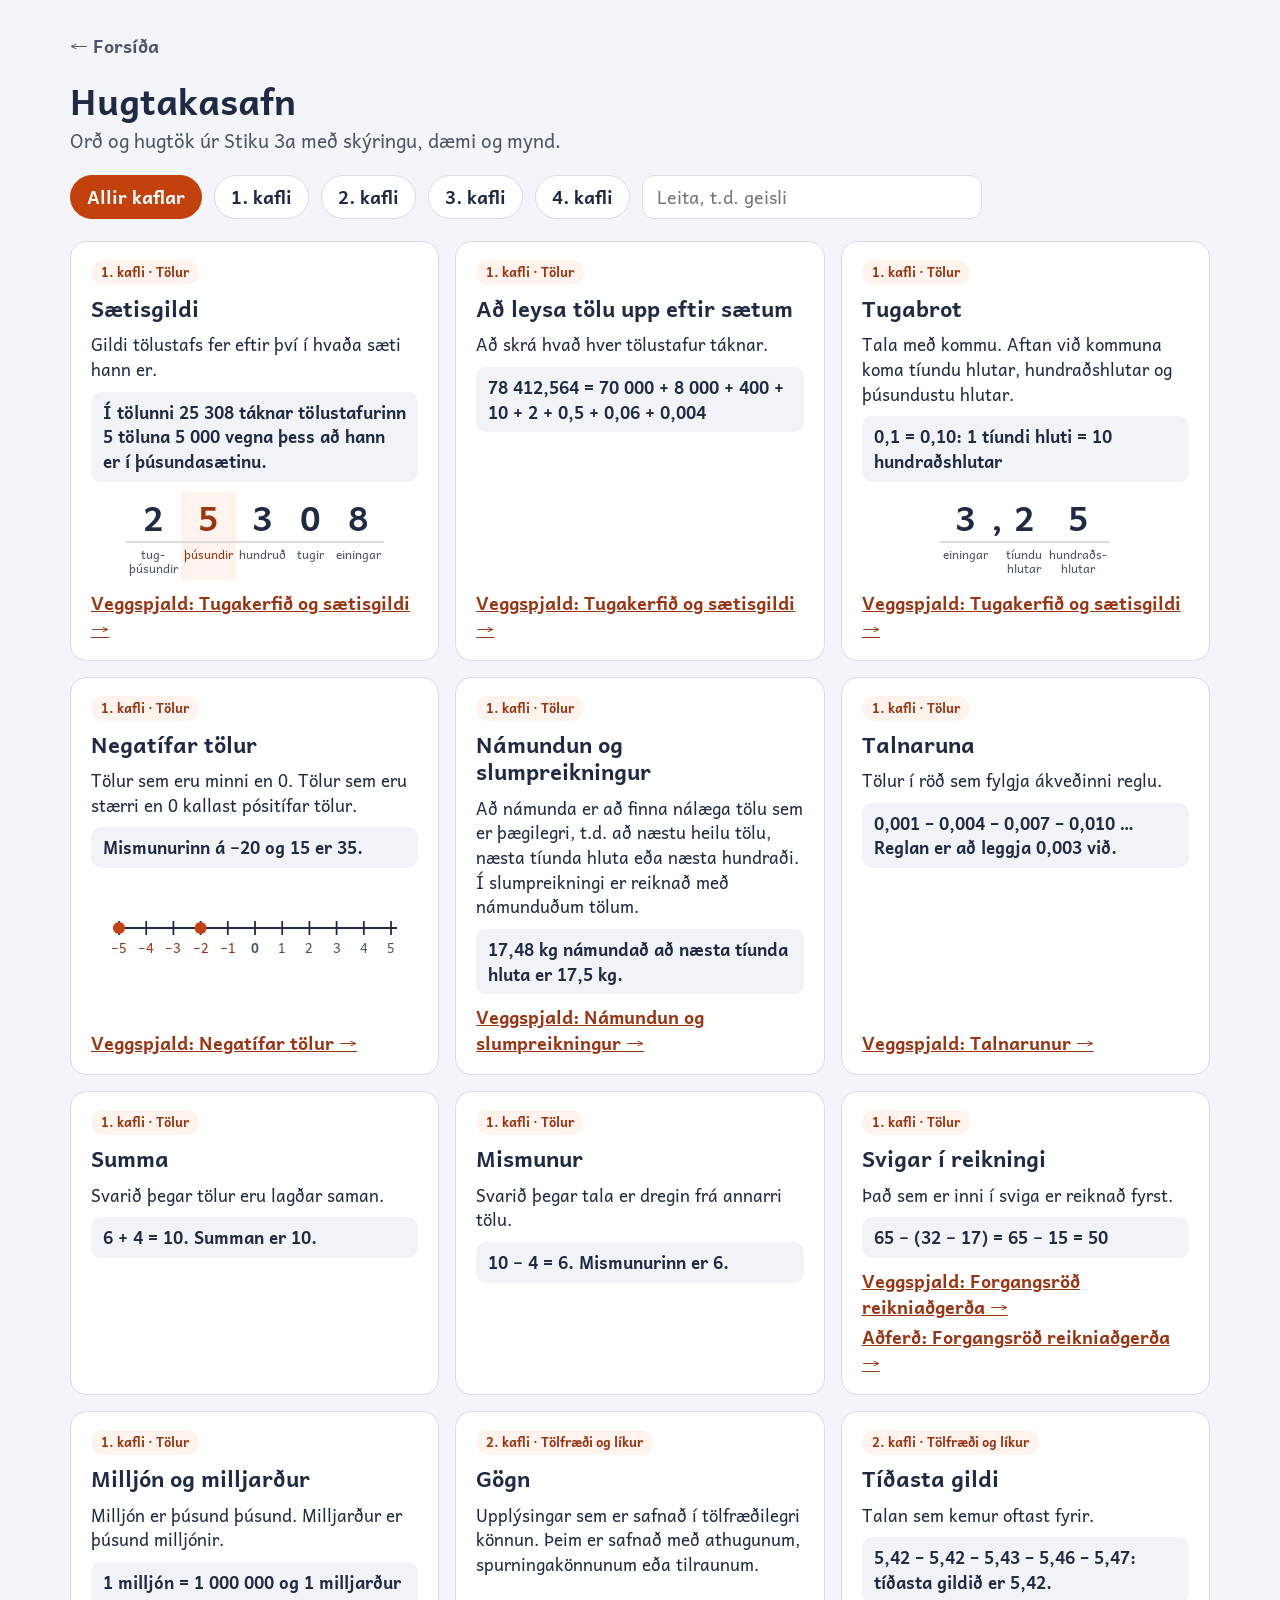
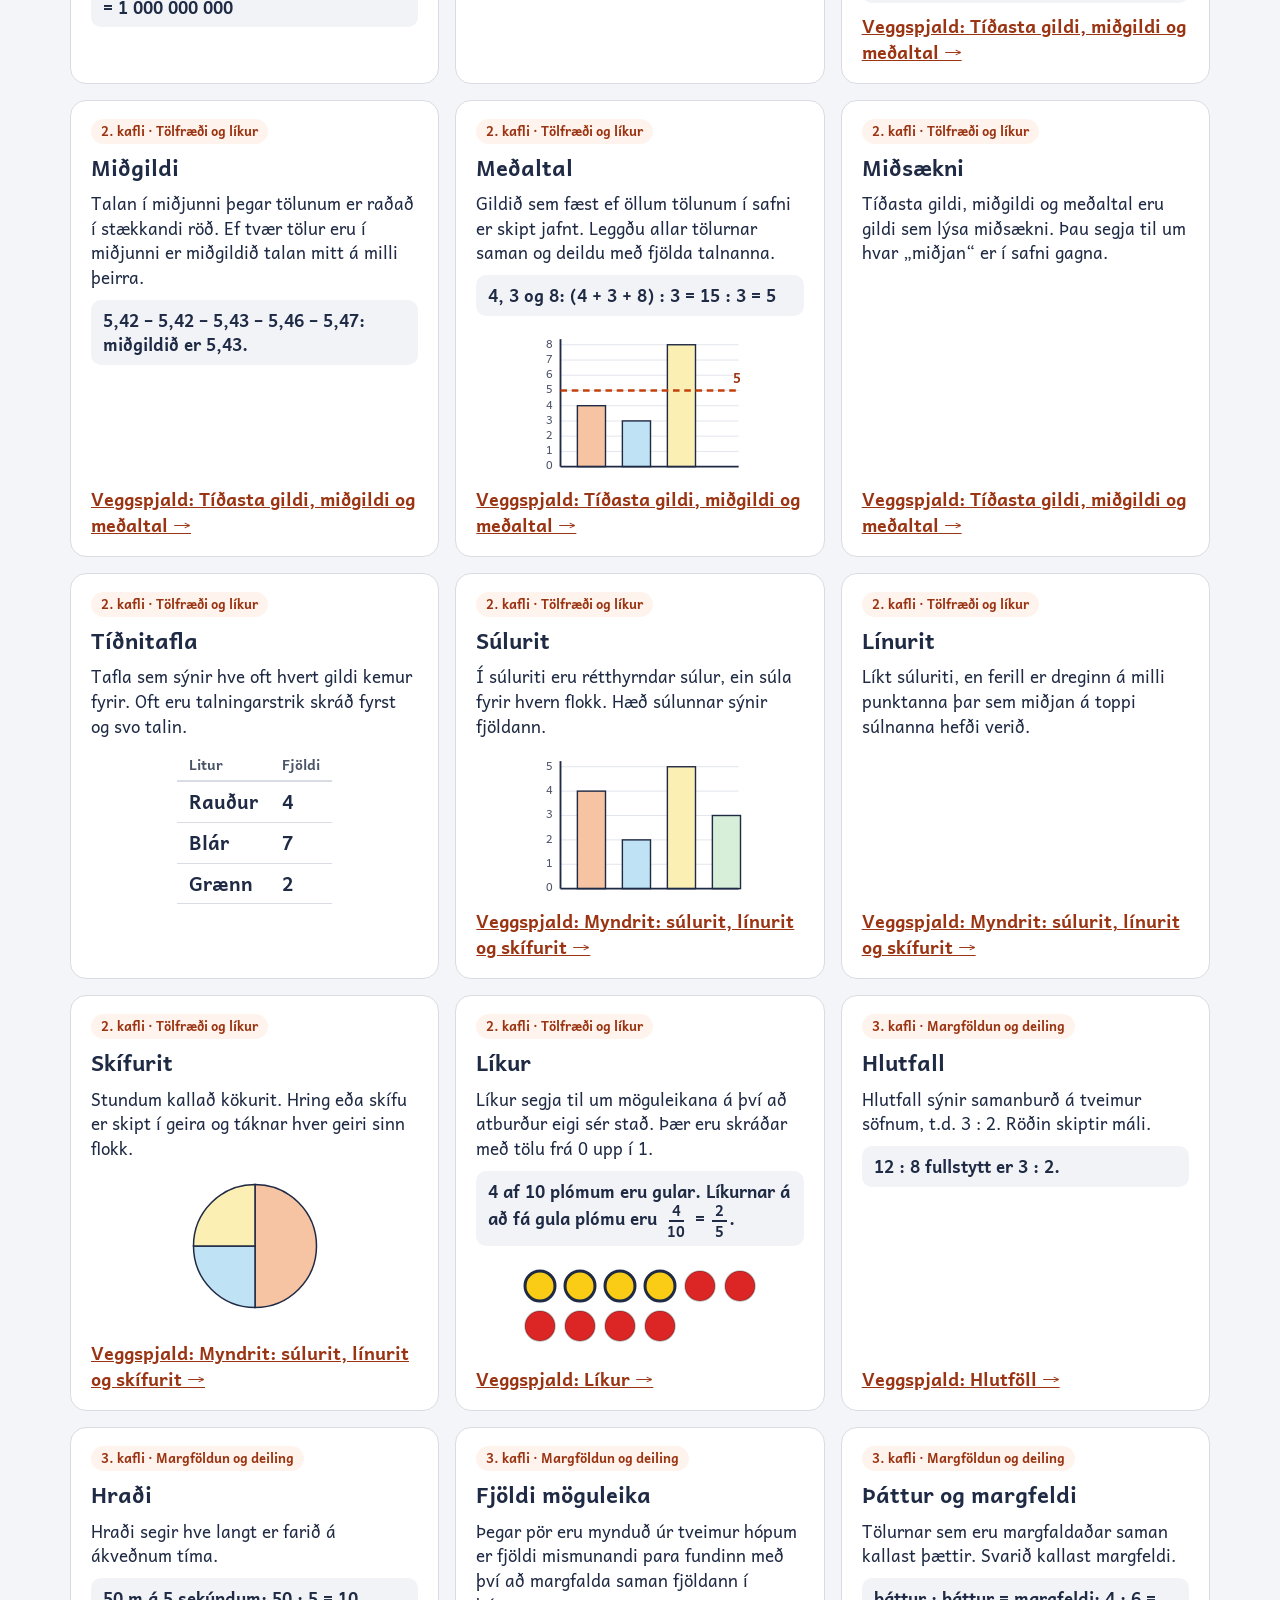
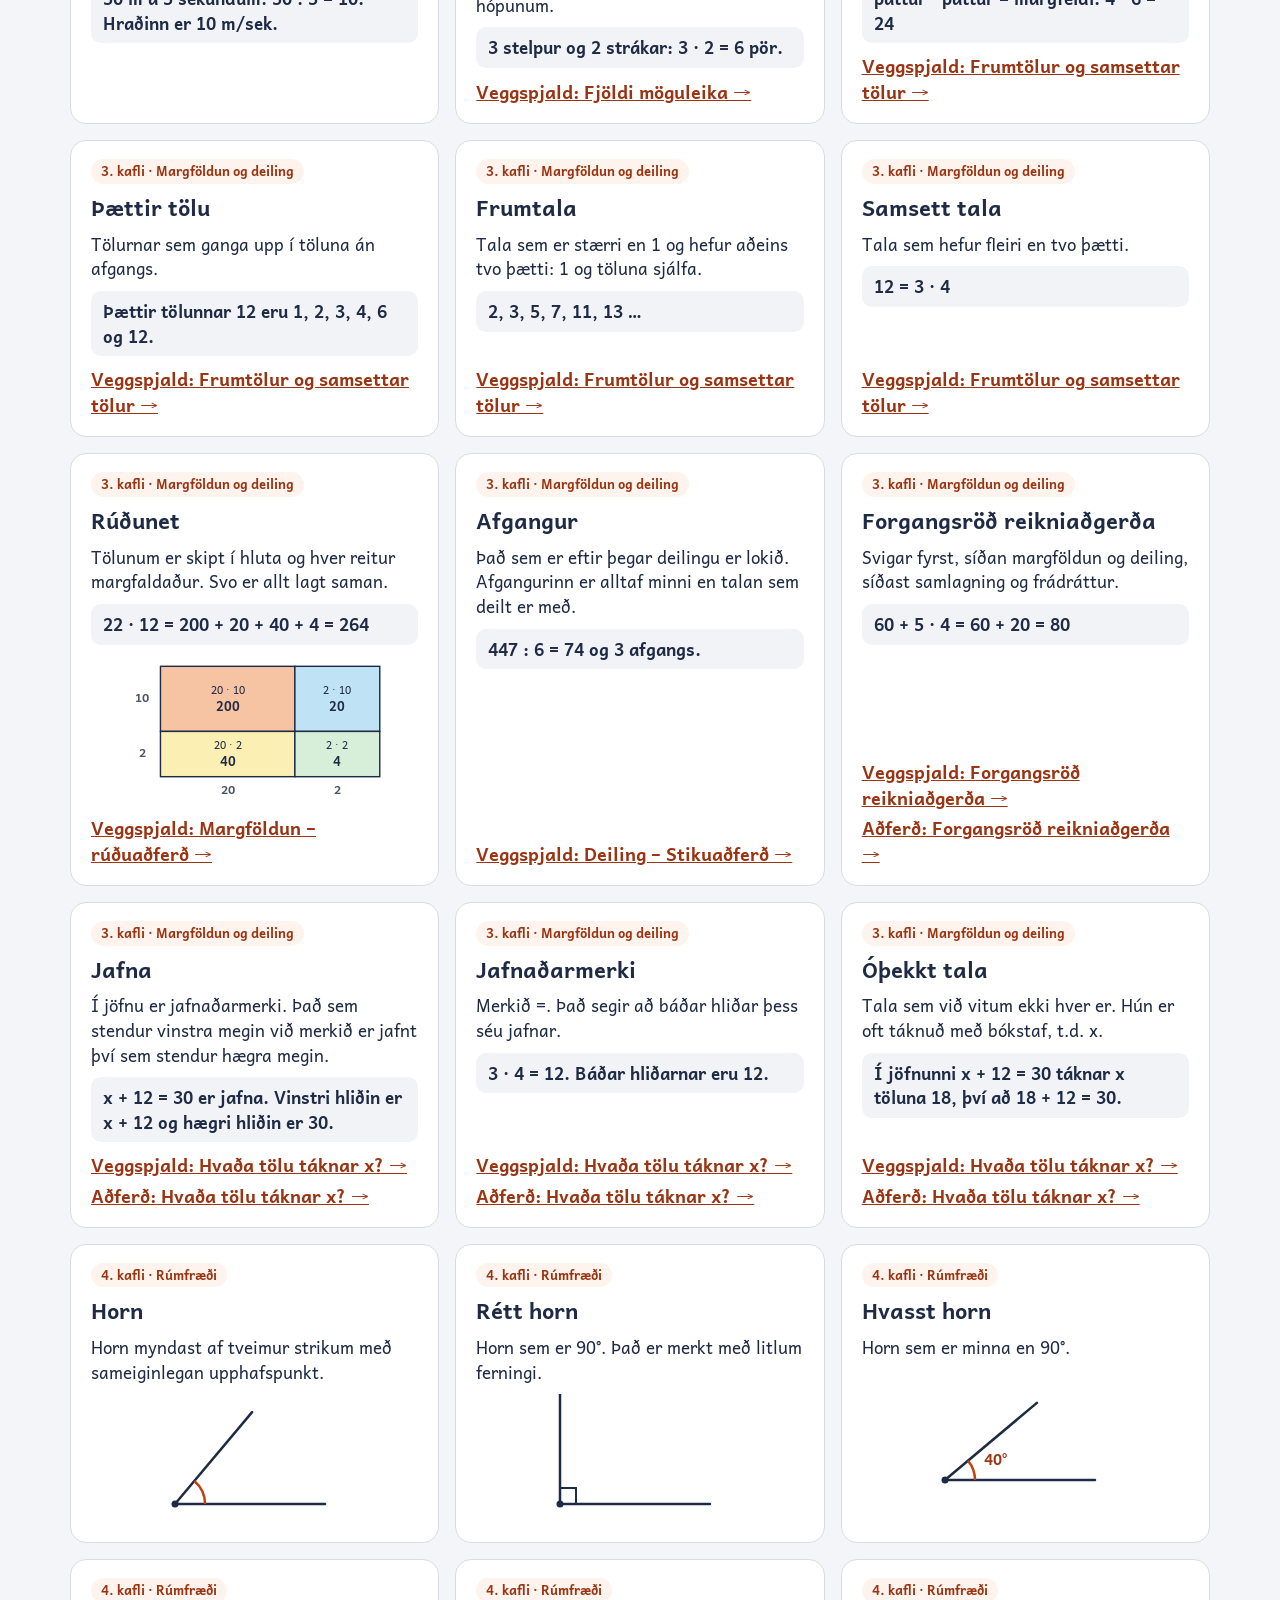
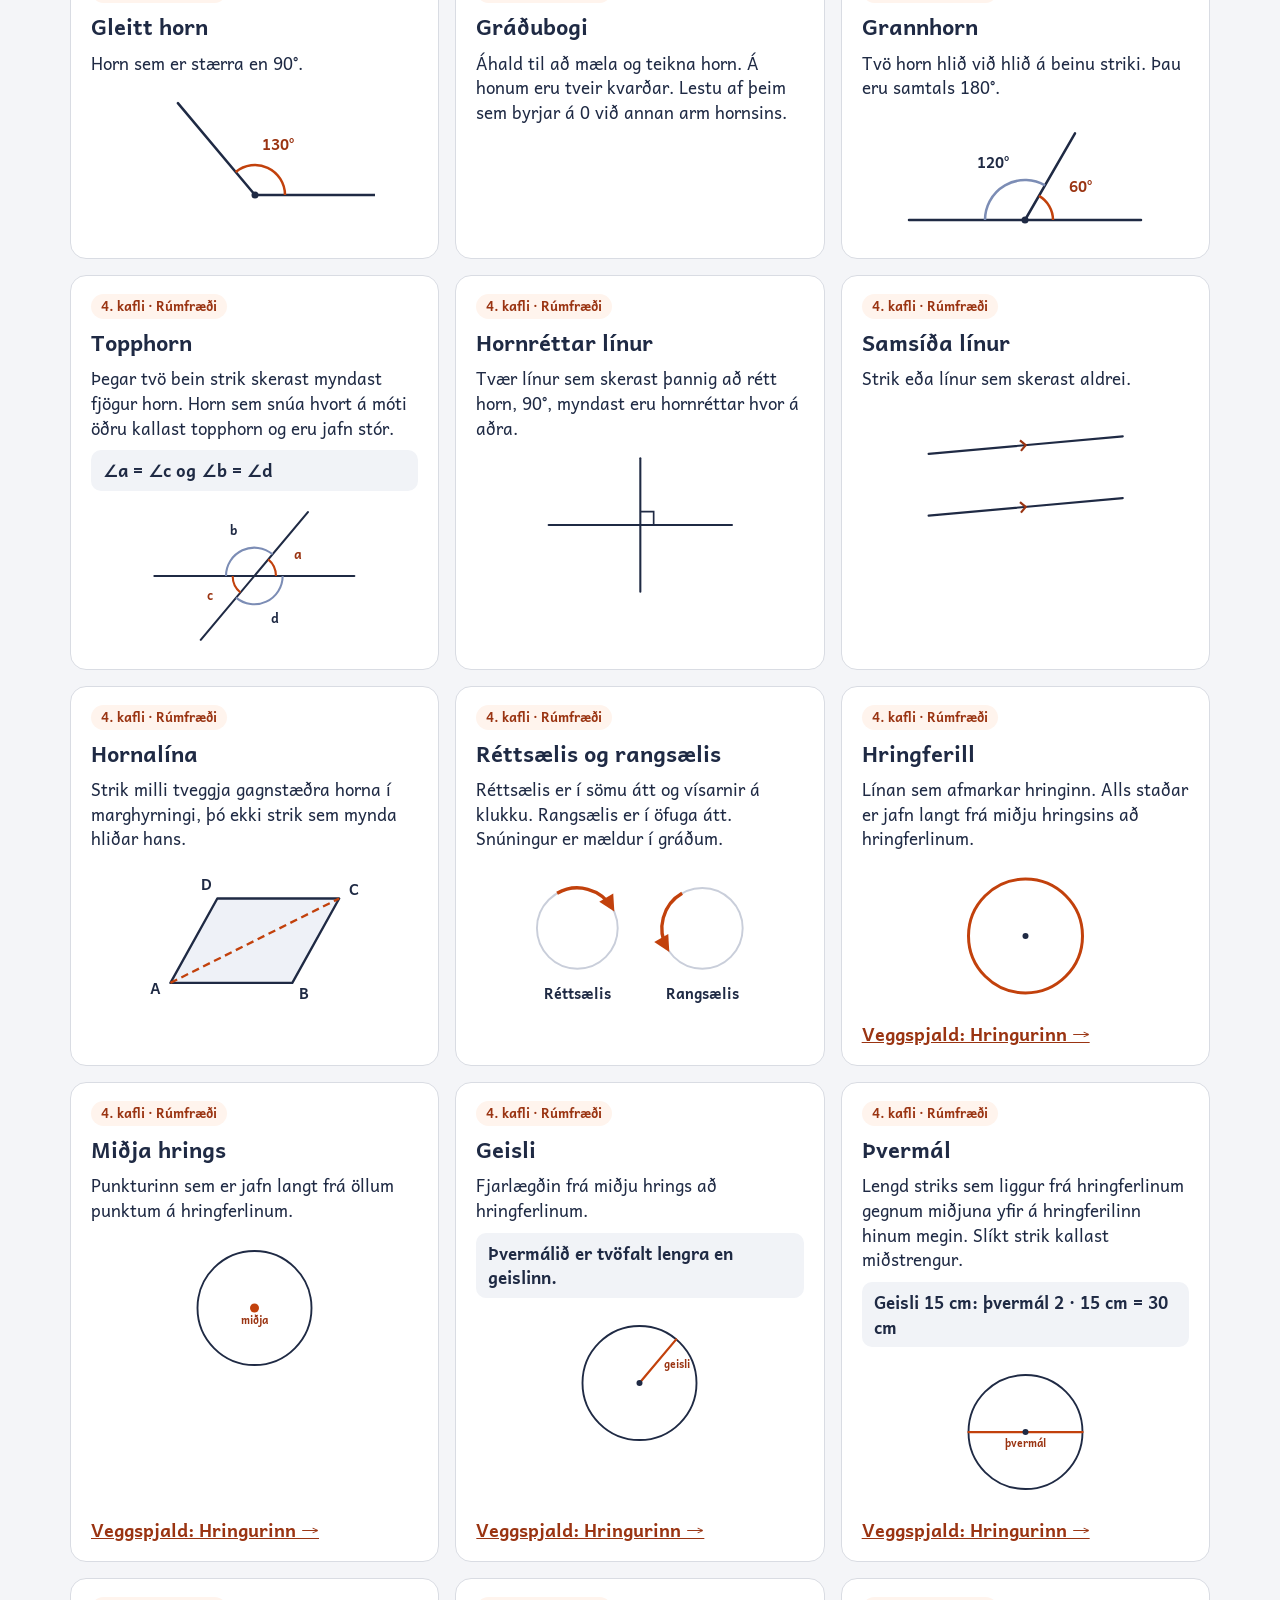
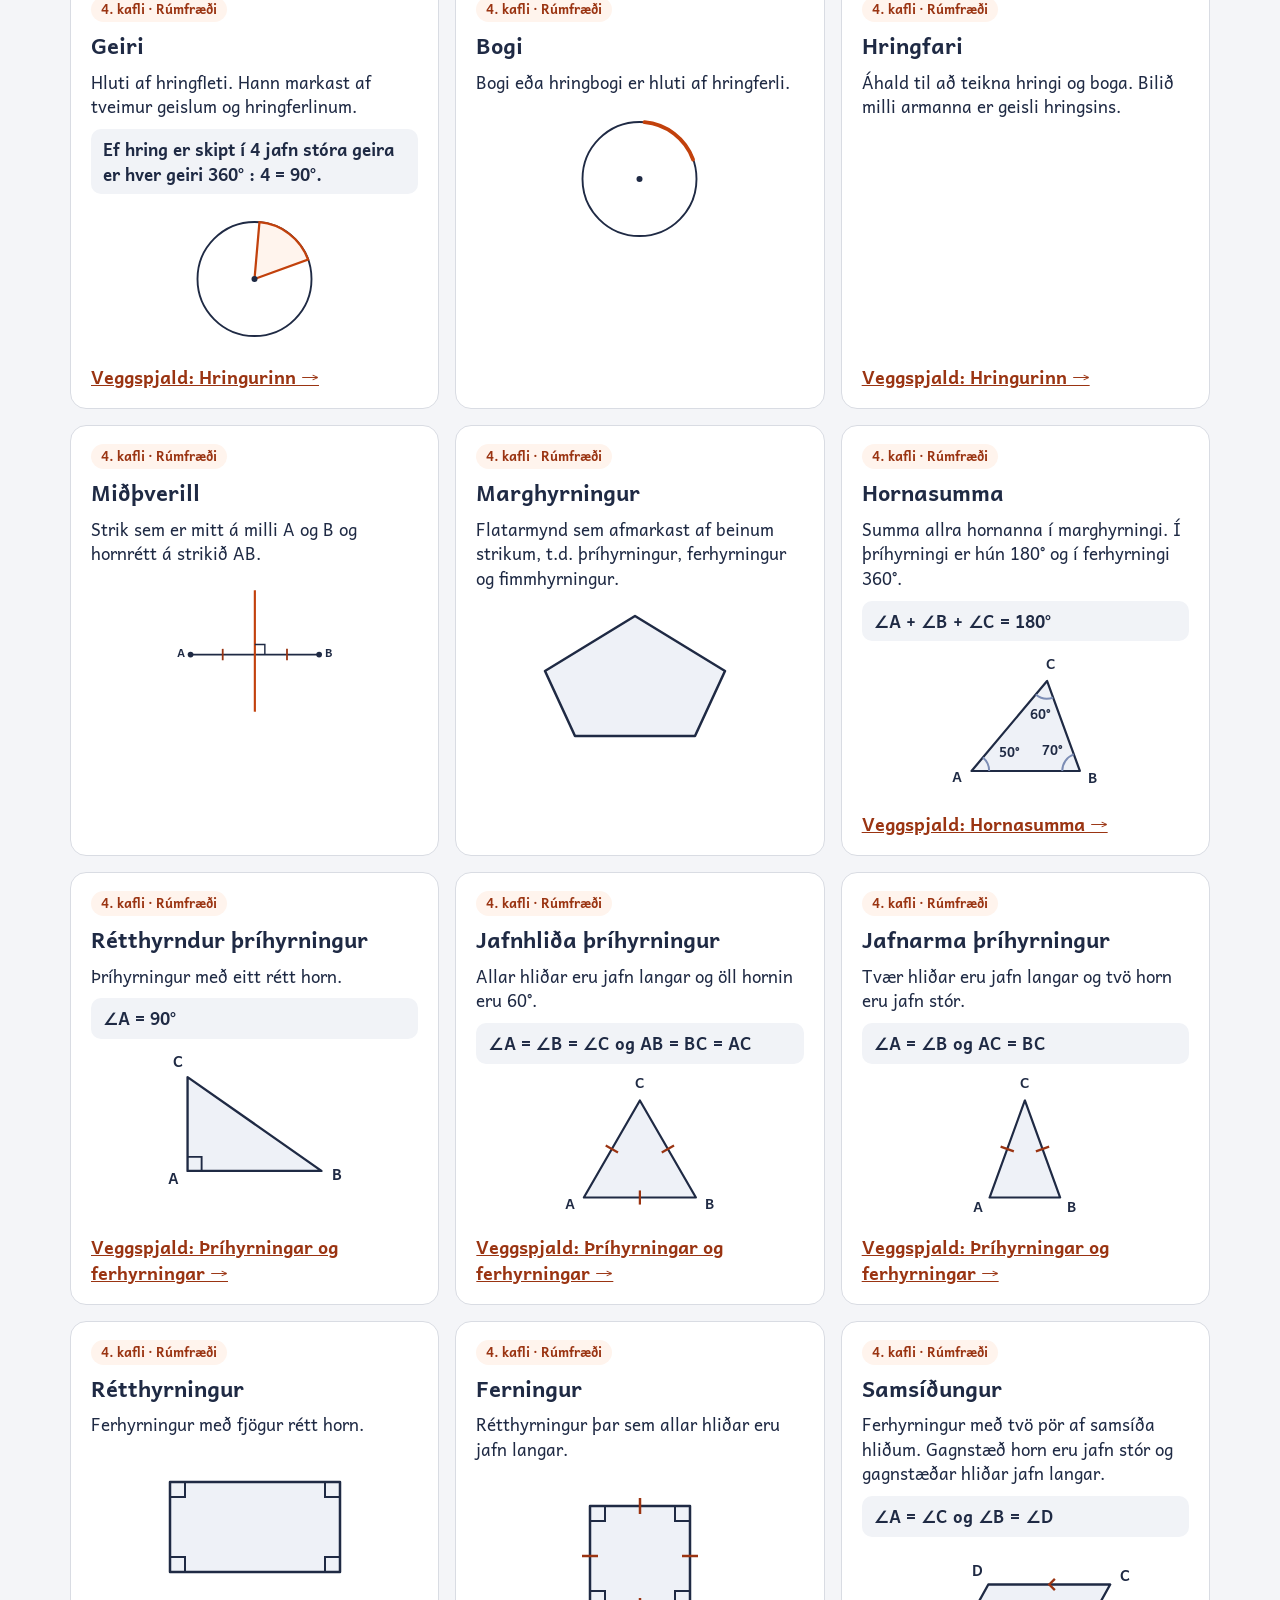
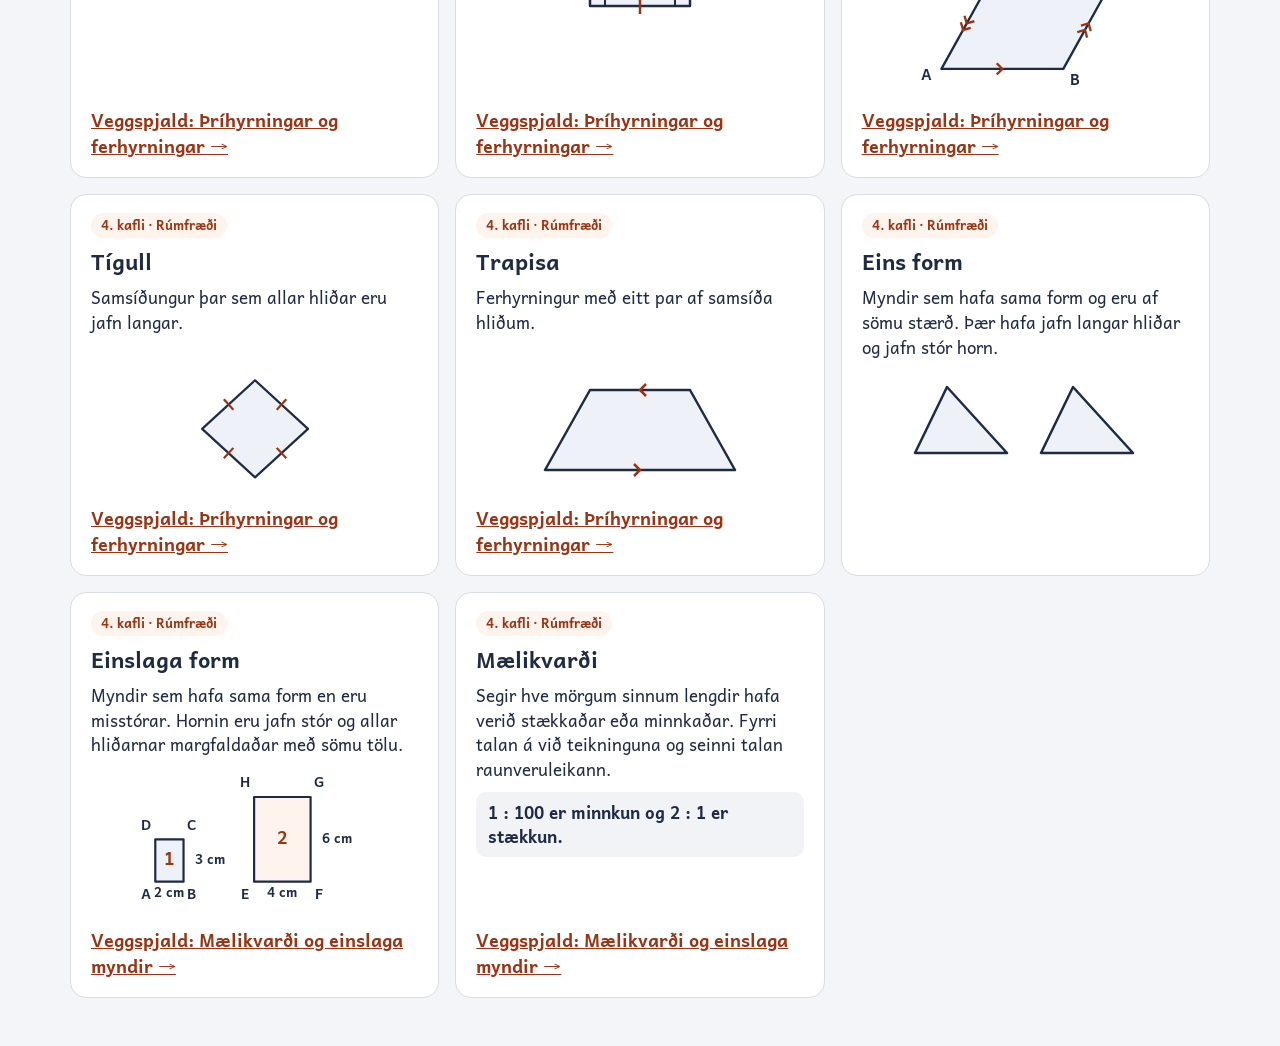
<file: staerdfraedi/hugtakasafn.html>
<!doctype html>
<html lang="is">
<head>
<meta charset="utf-8">
<meta name="viewport" content="width=device-width, initial-scale=1">
<title>Hugtakasafn</title>
<link rel="stylesheet" href="../sameiginlegt.css">
<style>
.wrap{max-width:1180px}
.hero{display:flex;flex-direction:column;gap:6px;margin:4px 0 20px}
.hero p{font-size:19px}
.tools{display:flex;gap:12px;flex-wrap:wrap;align-items:center;margin-bottom:22px}
.filter{font:inherit;font-weight:700;min-height:44px;padding:8px 16px;border-radius:999px;border:1.5px solid var(--line);background:var(--card);color:var(--ink);cursor:pointer}
.filter[aria-pressed="true"]{background:var(--acc);border-color:var(--acc);color:#fff}
.search{font:inherit;min-height:44px;padding:8px 14px;border:1.5px solid var(--line);border-radius:12px;background:var(--card);color:var(--ink);flex:1 1 220px;max-width:340px}
.grid{display:grid;grid-template-columns:repeat(auto-fill,minmax(300px,1fr));gap:16px}
.hugtak{background:var(--card);border:1.5px solid var(--line);border-radius:16px;padding:18px 20px;display:flex;flex-direction:column;gap:10px}
.hugtak h2{margin:0;font-size:22px}
.hugtak .tag{align-self:flex-start;background:var(--acc-bg);color:var(--acc-dark);border-radius:999px;padding:3px 10px;font-size:13px;font-weight:700}
.hugtak .s{font-size:17px}
.hugtak .d{background:var(--soft);border-radius:10px;padding:8px 12px;font-weight:700;font-size:17px}
.myndir{display:flex;flex-wrap:wrap;gap:8px;justify-content:center;align-items:center}
.myndir .mynd svg{max-height:150px;width:auto;max-width:100%}
.hugtak .tenglar{margin-top:auto;display:flex;flex-direction:column;gap:4px}
.hugtak a{color:var(--acc-dark);font-weight:700}
.tomt{color:var(--muted)}
</style>
</head>
<body class="fag-staerdfraedi">
<div class="wrap">
  <a class="heim" href="../index.html">← Forsíða</a>
  <header class="hero">
    <h1>Hugtakasafn</h1>
    <p class="muted">Orð og hugtök úr Stiku 3a með skýringu, dæmi og mynd.</p>
  </header>
  <div class="tools">
    <div class="row" id="filters" role="group" aria-label="Velja kafla"></div>
    <label for="leit" class="sr-only">Leita</label>
    <input class="search" id="leit" type="search" placeholder="Leita, t.d. geisli" autocomplete="off">
  </div>
  <main class="grid" id="listi"></main>
</div>
<script src="myndir.js"></script>
<script src="veggspjold.js"></script>
<script>
(function(){
  "use strict";
  var KAFLAR = {1:"Tölur", 2:"Tölfræði og líkur", 3:"Margföldun og deiling", 4:"Rúmfræði"};
  var H = [
    /* 1. kafli */
    {o:"Sætisgildi", k:1, s:"Gildi tölustafs fer eftir því í hvaða sæti hann er.", d:"Í tölunni 25 308 táknar tölustafurinn 5 töluna 5 000 vegna þess að hann er í þúsundasætinu.", m:{teg:"saeti", tala:"25308", merkt:[1]}, v:"tugakerfid"},
    {o:"Að leysa tölu upp eftir sætum", k:1, s:"Að skrá hvað hver tölustafur táknar.", d:"78 412,564 = 70 000 + 8 000 + 400 + 10 + 2 + 0,5 + 0,06 + 0,004", v:"tugakerfid"},
    {o:"Tugabrot", k:1, s:"Tala með kommu. Aftan við kommuna koma tíundu hlutar, hundraðshlutar og þúsundustu hlutar.", d:"0,1 = 0,10: 1 tíundi hluti = 10 hundraðshlutar", m:{teg:"saeti", tala:"3,25"}, v:"tugakerfid"},
    {o:"Negatífar tölur", k:1, s:"Tölur sem eru minni en 0. Tölur sem eru stærri en 0 kallast pósitífar tölur.", d:"Mismunurinn á −20 og 15 er 35.", m:{teg:"talnalina", fra:-5, til:5, merki:[-5,-2]}, v:"negatifar"},
    {o:"Námundun og slumpreikningur", k:1, s:"Að námunda er að finna nálæga tölu sem er þægilegri, t.d. að næstu heilu tölu, næsta tíunda hluta eða næsta hundraði. Í slumpreikningi er reiknað með námunduðum tölum.", d:"17,48 kg námundað að næsta tíunda hluta er 17,5 kg.", v:"namundun"},
    {o:"Talnaruna", k:1, s:"Tölur í röð sem fylgja ákveðinni reglu.", d:"0,001 – 0,004 – 0,007 – 0,010 … Reglan er að leggja 0,003 við.", v:"talnarunur"},
    {o:"Summa", k:1, s:"Svarið þegar tölur eru lagðar saman.", d:"6 + 4 = 10. Summan er 10."},
    {o:"Mismunur", k:1, s:"Svarið þegar tala er dregin frá annarri tölu.", d:"10 − 4 = 6. Mismunurinn er 6."},
    {o:"Svigar í reikningi", k:1, s:"Það sem er inni í sviga er reiknað fyrst.", d:"65 − (32 − 17) = 65 − 15 = 50", v:"forgangsrod", l:{t:"Forgangsröð reikniaðgerða", s:"forgangsrod.html"}},
    {o:"Milljón og milljarður", k:1, s:"Milljón er þúsund þúsund. Milljarður er þúsund milljónir.", d:"1 milljón = 1 000 000 og 1 milljarður = 1 000 000 000"},
    /* 2. kafli */
    {o:"Gögn", k:2, s:"Upplýsingar sem er safnað í tölfræðilegri könnun. Þeim er safnað með athugunum, spurningakönnunum eða tilraunum."},
    {o:"Tíðasta gildi", k:2, s:"Talan sem kemur oftast fyrir.", d:"5,42 – 5,42 – 5,43 – 5,46 – 5,47: tíðasta gildið er 5,42.", v:"midsaekni"},
    {o:"Miðgildi", k:2, s:"Talan í miðjunni þegar tölunum er raðað í stækkandi röð. Ef tvær tölur eru í miðjunni er miðgildið talan mitt á milli þeirra.", d:"5,42 – 5,42 – 5,43 – 5,46 – 5,47: miðgildið er 5,43.", v:"midsaekni"},
    {o:"Meðaltal", k:2, s:"Gildið sem fæst ef öllum tölunum í safni er skipt jafnt. Leggðu allar tölurnar saman og deildu með fjölda talnanna.", d:"4, 3 og 8: (4 + 3 + 8) : 3 = 15 : 3 = 5", m:{teg:"sulurit", gildi:[4,3,8], max:8, lina:5}, v:"midsaekni"},
    {o:"Miðsækni", k:2, s:"Tíðasta gildi, miðgildi og meðaltal eru gildi sem lýsa miðsækni. Þau segja til um hvar „miðjan“ er í safni gagna.", v:"midsaekni"},
    {o:"Tíðnitafla", k:2, s:"Tafla sem sýnir hve oft hvert gildi kemur fyrir. Oft eru talningarstrik skráð fyrst og svo talin.", m:{teg:"tafla", haus:["Litur","Fjöldi"], radir:[["Rauður","4"],["Blár","7"],["Grænn","2"]]}},
    {o:"Súlurit", k:2, s:"Í súluriti eru rétthyrndar súlur, ein súla fyrir hvern flokk. Hæð súlunnar sýnir fjöldann.", m:{teg:"sulurit", gildi:[4,2,5,3]}, v:"myndrit"},
    {o:"Línurit", k:2, s:"Líkt súluriti, en ferill er dreginn á milli punktanna þar sem miðjan á toppi súlnanna hefði verið.", v:"myndrit"},
    {o:"Skífurit", k:2, s:"Stundum kallað kökurit. Hring eða skífu er skipt í geira og táknar hver geiri sinn flokk.", m:{teg:"skifurit", hlutar:[180,90,90]}, v:"myndrit"},
    {o:"Líkur", k:2, s:"Líkur segja til um möguleikana á því að atburður eigi sér stað. Þær eru skráðar með tölu frá 0 upp í 1.", d:"4 af 10 plómum eru gular. Líkurnar á að fá gula plómu eru {4/10} = {2/5}.", m:{teg:"plomur", gular:4, raudar:6, merkja:true}, v:"likur"},
    /* 3. kafli */
    {o:"Hlutfall", k:3, s:"Hlutfall sýnir samanburð á tveimur söfnum, t.d. 3 : 2. Röðin skiptir máli.", d:"12 : 8 fullstytt er 3 : 2.", v:"hlutfoll"},
    {o:"Hraði", k:3, s:"Hraði segir hve langt er farið á ákveðnum tíma.", d:"50 m á 5 sekúndum: 50 : 5 = 10. Hraðinn er 10 m/sek."},
    {o:"Fjöldi möguleika", k:3, s:"Þegar pör eru mynduð úr tveimur hópum er fjöldi mismunandi para fundinn með því að margfalda saman fjöldann í hópunum.", d:"3 stelpur og 2 strákar: 3 · 2 = 6 pör.", v:"moguleikar"},
    {o:"Þáttur og margfeldi", k:3, s:"Tölurnar sem eru margfaldaðar saman kallast þættir. Svarið kallast margfeldi.", d:"þáttur · þáttur = margfeldi: 4 · 6 = 24", v:"frumtolur"},
    {o:"Þættir tölu", k:3, s:"Tölurnar sem ganga upp í töluna án afgangs.", d:"Þættir tölunnar 12 eru 1, 2, 3, 4, 6 og 12.", v:"frumtolur"},
    {o:"Frumtala", k:3, s:"Tala sem er stærri en 1 og hefur aðeins tvo þætti: 1 og töluna sjálfa.", d:"2, 3, 5, 7, 11, 13 …", v:"frumtolur"},
    {o:"Samsett tala", k:3, s:"Tala sem hefur fleiri en tvo þætti.", d:"12 = 3 · 4", v:"frumtolur"},
    {o:"Rúðunet", k:3, s:"Tölunum er skipt í hluta og hver reitur margfaldaður. Svo er allt lagt saman.", d:"22 · 12 = 200 + 20 + 40 + 4 = 264", m:{teg:"rudunet", a:[20,2], b:[10,2]}, v:"margfoldun"},
    {o:"Afgangur", k:3, s:"Það sem er eftir þegar deilingu er lokið. Afgangurinn er alltaf minni en talan sem deilt er með.", d:"447 : 6 = 74 og 3 afgangs.", v:"deiling"},
    {o:"Forgangsröð reikniaðgerða", k:3, s:"Svigar fyrst, síðan margföldun og deiling, síðast samlagning og frádráttur.", d:"60 + 5 · 4 = 60 + 20 = 80", v:"forgangsrod", l:{t:"Forgangsröð reikniaðgerða", s:"forgangsrod.html"}},
    {o:"Jafna", k:3, s:"Í jöfnu er jafnaðarmerki. Það sem stendur vinstra megin við merkið er jafnt því sem stendur hægra megin.", d:"x + 12 = 30 er jafna. Vinstri hliðin er x + 12 og hægri hliðin er 30.", v:"jofnur", l:{t:"Hvaða tölu táknar x?", s:"hvada-tolu-taknar-x.html"}},
    {o:"Jafnaðarmerki", k:3, s:"Merkið =. Það segir að báðar hliðar þess séu jafnar.", d:"3 · 4 = 12. Báðar hliðarnar eru 12.", v:"jofnur", l:{t:"Hvaða tölu táknar x?", s:"hvada-tolu-taknar-x.html"}},
    {o:"Óþekkt tala", k:3, s:"Tala sem við vitum ekki hver er. Hún er oft táknuð með bókstaf, t.d. x.", d:"Í jöfnunni x + 12 = 30 táknar x töluna 18, því að 18 + 12 = 30.", v:"jofnur", l:{t:"Hvaða tölu táknar x?", s:"hvada-tolu-taknar-x.html"}},
    /* 4. kafli */
    {o:"Horn", k:4, s:"Horn myndast af tveimur strikum með sameiginlegan upphafspunkt.", m:{teg:"horn", horn:50}},
    {o:"Rétt horn", k:4, s:"Horn sem er 90°. Það er merkt með litlum ferningi.", m:{teg:"horn", horn:90}},
    {o:"Hvasst horn", k:4, s:"Horn sem er minna en 90°.", m:{teg:"horn", horn:40, merki:"40°"}},
    {o:"Gleitt horn", k:4, s:"Horn sem er stærra en 90°.", m:{teg:"horn", horn:130, merki:"130°"}},
    {o:"Gráðubogi", k:4, s:"Áhald til að mæla og teikna horn. Á honum eru tveir kvarðar. Lestu af þeim sem byrjar á 0 við annan arm hornsins."},
    {o:"Grannhorn", k:4, s:"Tvö horn hlið við hlið á beinu striki. Þau eru samtals 180°.", m:{teg:"grannhorn", t:60}},
    {o:"Topphorn", k:4, s:"Þegar tvö bein strik skerast myndast fjögur horn. Horn sem snúa hvort á móti öðru kallast topphorn og eru jafn stór.", d:"∠a = ∠c og ∠b = ∠d", m:{teg:"topphorn", t:50}},
    {o:"Hornréttar línur", k:4, s:"Tvær línur sem skerast þannig að rétt horn, 90°, myndast eru hornréttar hvor á aðra.", m:{teg:"hornrett"}},
    {o:"Samsíða línur", k:4, s:"Strik eða línur sem skerast aldrei.", m:{teg:"samsida"}},
    {o:"Hornalína", k:4, s:"Strik milli tveggja gagnstæðra horna í marghyrningi, þó ekki strik sem mynda hliðar hans.", m:{teg:"form", w:230, h:160, pts:[[25,130],[155,130],[205,40],[75,40]], hornalina:[0,2], nofn:["A","B","C","D"]}},
    {o:"Réttsælis og rangsælis", k:4, s:"Réttsælis er í sömu átt og vísarnir á klukku. Rangsælis er í öfuga átt. Snúningur er mældur í gráðum.", m:{teg:"att"}},
    {o:"Hringferill", k:4, s:"Línan sem afmarkar hringinn. Alls staðar er jafn langt frá miðju hringsins að hringferlinum.", m:{teg:"hringur", merkt:"ferill"}, v:"hringur"},
    {o:"Miðja hrings", k:4, s:"Punkturinn sem er jafn langt frá öllum punktum á hringferlinum.", m:{teg:"hringur", merkt:"midja"}, v:"hringur"},
    {o:"Geisli", k:4, s:"Fjarlægðin frá miðju hrings að hringferlinum.", d:"Þvermálið er tvöfalt lengra en geislinn.", m:{teg:"hringur", merkt:"geisli"}, v:"hringur"},
    {o:"Þvermál", k:4, s:"Lengd striks sem liggur frá hringferlinum gegnum miðjuna yfir á hringferilinn hinum megin. Slíkt strik kallast miðstrengur.", d:"Geisli 15 cm: þvermál 2 · 15 cm = 30 cm", m:{teg:"hringur", merkt:"thvermal"}, v:"hringur"},
    {o:"Geiri", k:4, s:"Hluti af hringfleti. Hann markast af tveimur geislum og hringferlinum.", d:"Ef hring er skipt í 4 jafn stóra geira er hver geiri 360° : 4 = 90°.", m:{teg:"hringur", merkt:"geiri"}, v:"hringur"},
    {o:"Bogi", k:4, s:"Bogi eða hringbogi er hluti af hringferli.", m:{teg:"hringur", merkt:"bogi"}},
    {o:"Hringfari", k:4, s:"Áhald til að teikna hringi og boga. Bilið milli armanna er geisli hringsins.", v:"hringur"},
    {o:"Miðþverill", k:4, s:"Strik sem er mitt á milli A og B og hornrétt á strikið AB.", m:{teg:"midthverill"}},
    {o:"Marghyrningur", k:4, s:"Flatarmynd sem afmarkast af beinum strikum, t.d. þríhyrningur, ferhyrningur og fimmhyrningur.", m:{teg:"form", w:220, h:150, pts:[[45,135],[165,135],[195,70],[105,15],[15,70]]}},
    {o:"Hornasumma", k:4, s:"Summa allra hornanna í marghyrningi. Í þríhyrningi er hún 180° og í ferhyrningi 360°.", d:"∠A + ∠B + ∠C = 180°", m:{teg:"thri", A:50, B:70, merki:{A:"50°", B:"70°", C:"60°"}, w:260, h:170, pad:34}, v:"hornasumma"},
    {o:"Rétthyrndur þríhyrningur", k:4, s:"Þríhyrningur með eitt rétt horn.", d:"∠A = 90°", m:{teg:"thri", A:90, B:35, rett:"A", w:240, h:160, pad:30}, v:"formin"},
    {o:"Jafnhliða þríhyrningur", k:4, s:"Allar hliðar eru jafn langar og öll hornin eru 60°.", d:"∠A = ∠B = ∠C og AB = BC = AC", m:{teg:"thri", A:60, B:60, jafnar:[0,1,2], w:240, h:170, pad:30}, v:"formin"},
    {o:"Jafnarma þríhyrningur", k:4, s:"Tvær hliðar eru jafn langar og tvö horn eru jafn stór.", d:"∠A = ∠B og AC = BC", m:{teg:"thri", A:70, B:70, jafnar:[1,2], w:240, h:170, pad:30}, v:"formin"},
    {o:"Rétthyrningur", k:4, s:"Ferhyrningur með fjögur rétt horn.", m:{teg:"form", w:220, h:150, pts:[[25,125],[195,125],[195,35],[25,35]], rett:[0,1,2,3]}, v:"formin"},
    {o:"Ferningur", k:4, s:"Rétthyrningur þar sem allar hliðar eru jafn langar.", m:{teg:"form", w:220, h:150, pts:[[60,135],[160,135],[160,35],[60,35]], rett:[0,1,2,3], jafnar:[[0,1],[1,1],[2,1],[3,1]]}, v:"formin"},
    {o:"Samsíðungur", k:4, s:"Ferhyrningur með tvö pör af samsíða hliðum. Gagnstæð horn eru jafn stór og gagnstæðar hliðar jafn langar.", d:"∠A = ∠C og ∠B = ∠D", m:{teg:"form", w:230, h:160, pts:[[25,130],[155,130],[205,40],[75,40]], samsida:[[0,1],[2,1],[1,2],[3,2]], nofn:["A","B","C","D"]}, v:"formin"},
    {o:"Tígull", k:4, s:"Samsíðungur þar sem allar hliðar eru jafn langar.", m:{teg:"form", w:220, h:170, pts:[[110,150],[170,95],[110,40],[50,95]], jafnar:[[0,1],[1,1],[2,1],[3,1]]}, v:"formin"},
    {o:"Trapisa", k:4, s:"Ferhyrningur með eitt par af samsíða hliðum.", m:{teg:"form", w:230, h:150, pts:[[20,125],[210,125],[165,45],[65,45]], samsida:[[0,1],[2,1]]}, v:"formin"},
    {o:"Eins form", k:4, s:"Myndir sem hafa sama form og eru af sömu stærð. Þær hafa jafn langar hliðar og jafn stór horn.", m:[{teg:"form", w:118, h:100, pts:[[12,84],[104,84],[44,18]]},{teg:"form", w:118, h:100, pts:[[12,84],[104,84],[44,18]]}]},
    {o:"Einslaga form", k:4, s:"Myndir sem hafa sama form en eru misstórar. Hornin eru jafn stór og allar hliðarnar margfaldaðar með sömu tölu.", m:{teg:"einslaga", a:[2,3,"2 cm","3 cm"], b:[4,6,"4 cm","6 cm"], sc:16}, v:"maelikvardi"},
    {o:"Mælikvarði", k:4, s:"Segir hve mörgum sinnum lengdir hafa verið stækkaðar eða minnkaðar. Fyrri talan á við teikninguna og seinni talan raunveruleikann.", d:"1 : 100 er minnkun og 2 : 1 er stækkun.", v:"maelikvardi"}
  ];
  /* Heiti veggspjaldanna eru sótt í veggspjold.js */
  var VEGG = {};
  Object.keys(window.VEGGSPJOLD || {}).forEach(function(k){ VEGG[k] = window.VEGGSPJOLD[k].titill; });

  var m0 = /kafli-(\d)/.exec(location.hash), state = {k: m0 ? Number(m0[1]) : 0, leit:""};
  function filters(){
    var box = document.getElementById("filters"); box.innerHTML = "";
    [[0, "Allir kaflar"], [1, "1. kafli"], [2, "2. kafli"], [3, "3. kafli"], [4, "4. kafli"]].forEach(function(f){
      var b = document.createElement("button"); b.type = "button"; b.className = "filter"; b.textContent = f[1];
      if(f[0]) b.title = KAFLAR[f[0]];
      b.setAttribute("aria-pressed", String(state.k === f[0]));
      b.addEventListener("click", function(){ state.k = f[0]; history.replaceState(null, "", f[0] ? "#kafli-" + f[0] : location.pathname); filters(); listi(); });
      box.appendChild(b);
    });
  }
  function listi(){
    var fmt = MYNDIR.fmt, h = "";
    H.filter(function(x){
      if(state.k && x.k !== state.k) return false;
      if(!state.leit) return true;
      return (x.o + " " + x.s + " " + (x.d || "")).toLowerCase().indexOf(state.leit) !== -1;
    }).forEach(function(x){
      h += "<article class=\"hugtak\"><span class=\"tag\">" + x.k + ". kafli · " + KAFLAR[x.k] + "</span><h2>" + x.o + "</h2><p class=\"s\">" + fmt(x.s) + "</p>" +
           (x.d ? "<p class=\"d\">" + fmt(x.d) + "</p>" : "") + (x.m ? "<div class=\"myndir\">" + MYNDIR.teikna(x.m) + "</div>" : "") +
           (x.v || x.l ? "<div class=\"tenglar\">" +
             (x.v ? "<a href=\"veggspjald.html?v=" + x.v + "\">Veggspjald: " + VEGG[x.v] + " →</a>" : "") +
             (x.l ? "<a href=\"" + x.l.s + "\">Aðferð: " + x.l.t + " →</a>" : "") + "</div>" : "") + "</article>";
    });
    document.getElementById("listi").innerHTML = h || "<p class=\"tomt\">Ekkert fannst. Prófaðu annað leitarorð.</p>";
  }
  document.getElementById("leit").addEventListener("input", function(e){ state.leit = e.target.value.trim().toLowerCase(); listi(); });
  filters(); listi();
})();
</script>
</body>
</html>
</file>
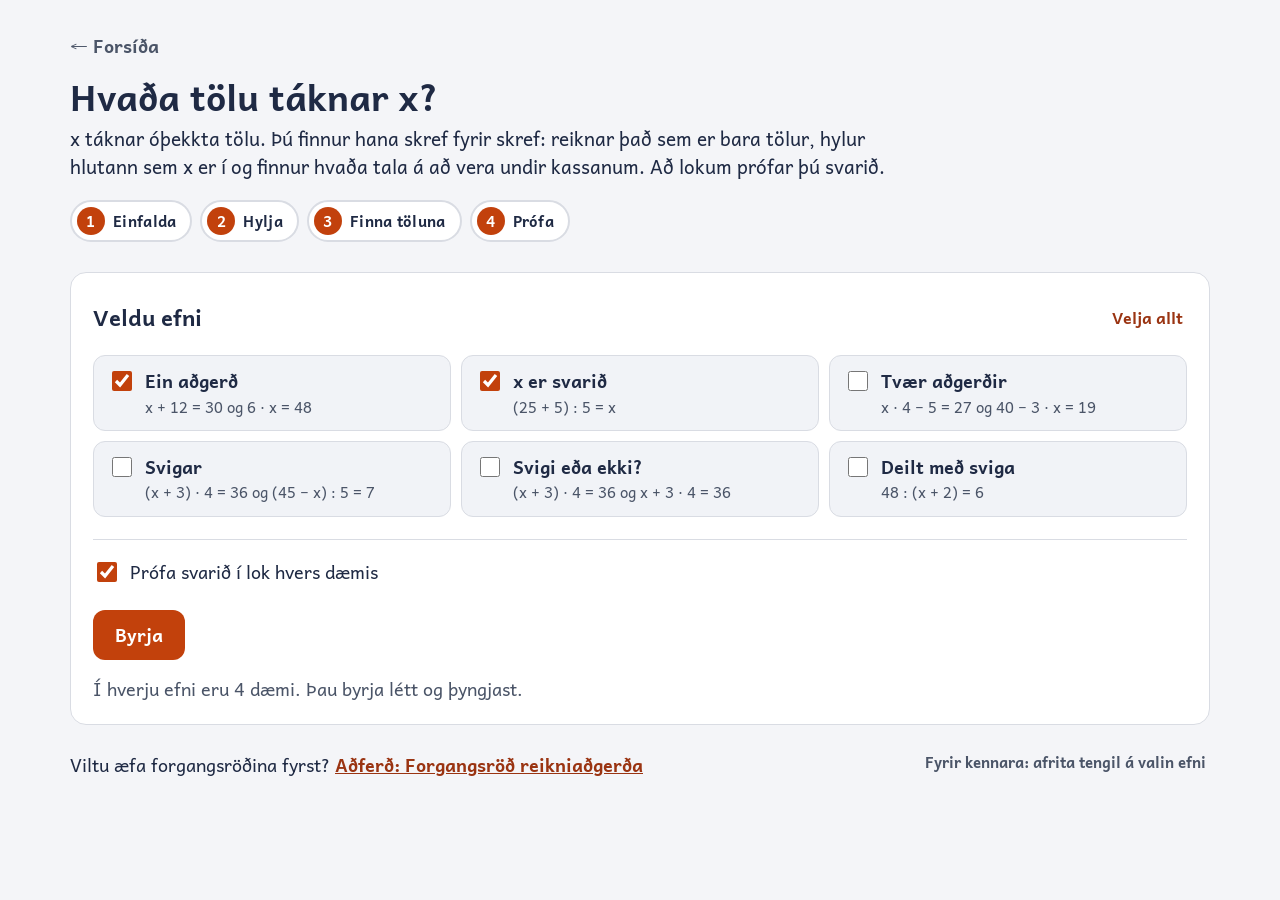
<file: staerdfraedi/hvada-tolu-taknar-x.html>
<!doctype html>
<html lang="is">
<head>
<meta charset="utf-8">
<meta name="viewport" content="width=device-width, initial-scale=1">
<title>Hvaða tölu táknar x?</title>
<link rel="stylesheet" href="../sameiginlegt.css">
<link rel="stylesheet" href="leikjarammi.css">
<link rel="stylesheet" href="reikningur.css">
</head>
<body class="fag-staerdfraedi">
<div class="wrap">
  <a class="heim" href="../index.html">← Forsíða</a>

  <!-- Upphafsskjár (teiknaður af leikjarammi.js) -->
  <section id="upphaf"></section>

  <!-- Leikskjár -->
  <section id="leikur" class="hidden">
    <div class="toppur">
      <div><span class="heiti" id="efniHeiti"></span> · <span class="stada" id="stada"></span></div>
      <div class="row"><button type="button" class="btn ghost" id="uppTakki">Upprifjun</button><button type="button" class="btn ghost" id="haetta">Hætta</button></div>
    </div>
    <div class="skref" id="skrefLeik">
      <span class="flis" data-s="1"><span class="nr">1</span>Einfalda</span>
      <span class="flis" data-s="2"><span class="nr">2</span>Hylja</span>
      <span class="flis" data-s="3"><span class="nr">3</span>Finna töluna</span>
      <span class="flis" data-s="4"><span class="nr">4</span>Prófa</span>
    </div>
    <div class="vinnusvaedi">
      <div class="card">
        <div class="reikningsbok" aria-live="polite">
          <div class="jofnur" id="bok"></div>
          <div class="profun hidden" id="profun">
            <h3>Prófun</h3>
            <div id="profLinur"></div>
          </div>
        </div>
      </div>
      <div class="card verkefni">
        <p class="muted" id="samhengi"></p>
        <p class="spurning" id="spurning"></p>
        <form class="svarform hidden" id="svarform" autocomplete="off">
          <label class="sr-only" for="svar">Svar</label>
          <input id="svar" inputmode="numeric" aria-describedby="spurning">
          <button type="submit" class="btn acc">Athuga</button>
        </form>
        <div class="endurgjof" id="endurgjof" role="status"></div>
        <div class="takkar">
          <button type="button" class="btn ghost" id="abendingTakki">Fá ábendingu</button>
          <button type="button" class="btn acc hidden" id="naesta">Næsta dæmi</button>
        </div>
        <div class="abending hidden" id="abending"></div>
      </div>
    </div>
  </section>

  <!-- Lokaskjár (teiknaður af leikjarammi.js) -->
  <section id="lok" class="hidden"></section>
</div>


<script src="leikjarammi.js"></script>
<script src="reikningur.js"></script>
<script>
(function(){
  "use strict";
  var RK = window.RK;
  function $(id){ return document.getElementById(id); }
  function rnd(a, b){ return a + Math.floor(Math.random() * (b - a + 1)); }
  function T(v){ return RK.tala(v); }

  /* =========================================================
     Jafna: heldur utan um eitt dæmi frá byrjun til enda.
     Fasar: einfalda → hylja → finna → (hylja → finna …) → profa → lokid
     ========================================================= */
  function Jafna(texti, profa){
    var p = RK.lesaJofnu(texti);
    this.texti = texti;
    this.upph = p;
    this.xHaegri = p.h.t === "x";            // t.d. (25 + 5) : 5 = x
    this.v = RK.afrita(p.v); this.h = RK.afrita(p.h);
    this.linur = [{v:RK.afrita(this.v), h:RK.afrita(this.h)}];
    this.profa = profa && !this.xHaegri;
    this.S = null; this.P = null; this.hulid = null; this.x = null;
    this.byrjaEinfalda();
  }
  Jafna.prototype.byrjaEinfalda = function(){
    if(this.xHaegri){ this.S = new RK.Skref(this.v); this.fasi = "einfalda"; return; }
    var S = new RK.Skref(this.v, true);
    if(!S.lokid()){ this.S = S; this.fasi = "einfalda"; } else this.byrjaHylja();
  };
  Jafna.prototype.byrjaHylja = function(){
    this.S = null;
    if(this.v.t === "x"){ this.x = this.h.v; this.byrjaProfun(); return; }
    this.fasi = "hylja";
  };
  Jafna.prototype.byrjaProfun = function(){
    if(!this.profa){ this.fasi = "lokid"; return; }
    var x = this.x;
    var sett = (function f(h){
      if(h.t === "x") return RK.nytt({t:"n", v:x, merkt:true});
      if(h.t !== "op") return RK.afrita(h);
      var c = RK.afrita(h); c.a = f(h.a); c.b = f(h.b); return c;
    })(this.upph.v);
    this.P = new RK.Skref(sett); this.fasi = "profa";
  };
  /* Hlutarnir tveir vinstra megin: P er hlutinn sem x er í, N er talan */
  Jafna.prototype.hlutar = function(){
    var xa = RK.hefurX(this.v.a);
    return {P: xa ? this.v.a : this.v.b, N: xa ? this.v.b : this.v.a, vinstri: xa};
  };
  Jafna.prototype.virktSkref = function(){ return this.fasi === "einfalda" ? this.S : this.fasi === "profa" ? this.P : null; };
  Jafna.prototype.undirfasi = function(){ var S = this.virktSkref(); return S ? S.fasi : this.fasi; };

  Jafna.prototype.smella = function(id){ return this.virktSkref().smella(id); };
  Jafna.prototype.hylja = function(id){
    var h = this.hlutar();
    if(id !== h.P.id) return {ok:false, s:"Þarna er ekkert x. Hyldu hlutann sem x er í."};
    this.hulid = id; this.fasi = "finna";
    return {ok:true, s: h.P.t === "x" ? "Rétt! Nú er x hulið." : "Rétt! Nú er hlutinn með x hulinn."};
  };
  Jafna.prototype.spurning = function(){
    var h = this.hlutar(), o = this.v.o, n = T(h.N.v), R = T(this.h.v);
    var ord = o === "+" ? "plús" : o === "−" ? "mínus" : o === "·" ? "sinnum" : "deilt með";
    if(h.vinstri) return "Hvaða tala " + ord + " " + n + " er " + R + "?";
    return n + " " + ord + " hvaða " + (o === ":" ? "tölu" : "tala") + " er " + R + "?";
  };
  Jafna.prototype.hulidGildi = function(){
    var h = this.hlutar(), o = this.v.o, n = h.N.v, R = this.h.v;
    if(o === "+") return R - n;
    if(o === "−") return h.vinstri ? R + n : n - R;
    if(o === "·") return R / n;
    return h.vinstri ? R * n : n / R;
  };
  Jafna.prototype.finnaAbending = function(){
    var h = this.hlutar(), o = this.v.o, n = T(h.N.v), R = T(this.h.v), s;
    if(o === "+") s = R + " − " + n;
    else if(o === "−") s = h.vinstri ? R + " + " + n : n + " − " + R;
    else if(o === "·") s = R + " : " + n;
    else s = h.vinstri ? R + " · " + n : n + " : " + R;
    return "Hugsaðu: Hvað er " + s + "? Þú getur líka prófað þig áfram: settu tölu í kassann og reiknaðu.";
  };
  Jafna.prototype.kassaTexti = function(w){
    var h = this.hlutar(), o = this.v.o, k = w === undefined ? "?" : T(w);
    return (h.vinstri ? k + " " + o + " " + T(h.N.v) : T(h.N.v) + " " + o + " " + k) + " = " + T(this.h.v);
  };
  Jafna.prototype.svara = function(w){
    if(this.fasi === "finna") return this.svaraFinna(w);
    var S = this.virktSkref(), n = RK.finna(S.rot, S.valid);
    var skyring = T(n.a.v) + " " + n.o + " " + T(n.b.v) + " = " + T(S.svarid());
    var r = S.svara(w);
    if(!r.ok) return r;
    if(this.fasi === "einfalda"){
      this.v = RK.afrita(S.rot);
      this.linur.push({v:RK.afrita(S.rot), h:RK.afrita(this.h), skyring:skyring});
      if(S.fasi === "lokid"){
        if(this.xHaegri){ this.x = RK.gildi(S.rot); this.linur.push({v:RK.nytt({t:"x"}), h:RK.nytt({t:"n", v:this.x}), skyring:T(this.x) + " = x er það sama og x = " + T(this.x)}); this.fasi = "lokid"; }
        else this.byrjaHylja();
      }
    } else if(S.fasi === "lokid") this.fasi = "lokid";
    return r;
  };
  Jafna.prototype.svaraFinna = function(w){
    var rett = this.hulidGildi(), h = this.hlutar(), o = this.v.o;
    if(w !== rett){
      var a = h.vinstri ? w : h.N.v, b = h.vinstri ? h.N.v : w, g = null;
      if(o !== ":" || (b !== 0 && a % b === 0)) g = RK.reikna(o, a, b);
      return {ok:false, s: g === null || g < 0 ? "Ekki alveg. Prófaðu aftur." :
        "Ekki alveg. Ef " + T(w) + " væri í kassanum þá væri " + T(a) + " " + o + " " + T(b) + " = " + T(g) + ", ekki " + T(this.h.v) + "."};
    }
    var P = RK.afrita(h.P); P.sv = false;
    var skyring = this.kassaTexti() + ", svo ? = " + T(rett);
    var stadfest = this.kassaTexti(rett);
    this.v = P; this.h = RK.nytt({t:"n", v:rett}); this.hulid = null;
    this.linur.push({v:RK.afrita(P), h:RK.afrita(this.h), skyring:skyring});
    this.byrjaEinfalda();
    return {ok:true, s:"Rétt! " + stadfest + "."};
  };
  Jafna.prototype.rettSkref = function(){
    var f = this.undirfasi();
    if(this.fasi === "hylja") return this.hylja(this.hlutar().P.id);
    if(this.fasi === "finna") return this.svaraFinna(this.hulidGildi());
    if(f === "velja") return this.smella(this.virktSkref().kostir()[0].id);
    if(f === "reikna") return this.svara(this.virktSkref().svarid());
    return null;
  };

  /* =========================================================
     Efni og dæmi
     ========================================================= */
  var EFNI = [
    { id:"ein", heiti:"Ein aðgerð", lysing:"x + 12 = 30 og 6 · x = 48",
      reglur:["x táknar óþekkta tölu.", "Hyldu x og spurðu: Hvaða tala á að vera undir kassanum?", "Prófaðu svo svarið: settu töluna í staðinn fyrir x og reiknaðu."],
      daemi:["x + 12 = 30"],
      buatil:function(){ return [
        function(){ var x = rnd(3, 20), a = rnd(5, 30); return {d:"x + " + a + " = " + (x + a)}; },
        function(){ var a = rnd(3, 14), x = rnd(a + 5, 60); return {d:"x − " + a + " = " + (x - a)}; },
        function(){ var a = rnd(3, 9), x = rnd(3, 12); return {d:a + " · x = " + (a * x)}; },
        function(){ var a = rnd(3, 9), b = rnd(11, 40); return {d:"x : " + a + " = " + b}; }
      ]; }},
    { id:"svarid", heiti:"x er svarið", lysing:"(25 + 5) : 5 = x",
      reglur:["Hér er x eitt sér hægra megin við jafnaðarmerkið.", "Reiknaðu vinstri hliðina í réttri röð: svigar, margföldun og deiling, samlagning og frádráttur.", "Talan sem þú færð er x."],
      daemi:["(25 + 5) : 5 = x"],
      buatil:function(){ return [
        function(){ var c = rnd(2, 9), q = rnd(2, 9), a = rnd(1, c * q - 1); return {d:"(" + a + " + " + (c * q - a) + ") : " + c + " = x"}; },
        function(){ return {d:rnd(3, 20) + " + " + rnd(2, 9) + " · " + rnd(2, 9) + " = x"}; },
        function(){ var c = rnd(2, 9); return {d:rnd(2, 9) + " · (" + rnd(c + 2, 20) + " − " + c + ") = x"}; },
        function(){ var c = rnd(3, 9), d = rnd(3, 9), b = rnd(5, 30); return {d:(rnd(Math.ceil((b + c * d) / 10) + 1, 20) * 10) + " − (" + b + " + " + c + " · " + d + ") = x"}; }
      ]; }},
    { id:"tvaer", heiti:"Tvær aðgerðir", lysing:"x · 4 − 5 = 27 og 40 − 3 · x = 19",
      reglur:["Finndu hlutann sem x er í og hyldu hann.", "Þá er bara ein aðgerð eftir, t.d. ? − 5 = 27.", "Finndu hvaða tala er undir kassanum. Haltu áfram þangað til x er eitt eftir."],
      daemi:["x · 4 − 5 = 27"],
      buatil:function(){ return [
        function(){ var x = rnd(2, 12), a = rnd(2, 9), b = rnd(1, x * a - 1); return {d:"x · " + a + " − " + b + " = " + (x * a - b)}; },
        function(){ var a = rnd(2, 9), q = rnd(2, 12), b = rnd(2, 20); return {d:"x : " + a + " + " + b + " = " + (q + b)}; },
        function(){ var a = rnd(3, 30), x = rnd(2, 12), b = rnd(2, 9); return {d:a + " + x · " + b + " = " + (a + x * b)}; },
        function(){ var b = rnd(2, 9), x = rnd(2, 9), c = rnd(2, 30); return {d:(b * x + c) + " − " + b + " · x = " + c}; }
      ]; }},
    { id:"svigar", heiti:"Svigar", lysing:"(x + 3) · 4 = 36 og (45 − x) : 5 = 7",
      reglur:["Sviginn er einn hluti. Hyldu allan svigann.", "Þegar þú veist hvað er í sviganum hverfur sviginn.", "Haltu svo áfram með það sem var inni í sviganum."],
      daemi:["(x + 3) · 4 = 36"],
      buatil:function(){ return [
        function(){ var x = rnd(2, 12), a = rnd(2, 9), b = rnd(2, 9); return {d:"(x + " + a + ") · " + b + " = " + ((x + a) * b)}; },
        function(){ var a = rnd(2, 9), x = rnd(a + 1, a + 12), b = rnd(2, 9); return {d:"(x − " + a + ") · " + b + " = " + ((x - a) * b)}; },
        function(){ var b = rnd(2, 9), c = rnd(2, 9), x = rnd(2, 20); return {d:"(" + (b * c + x) + " − x) : " + b + " = " + c}; },
        function(){ var a = rnd(2, 9), b = rnd(2, 15), x = rnd(2, 15); return {d:a + " · (" + b + " + x) = " + (a * (b + x))}; }
      ]; }},
    { id:"svigiEda", heiti:"Svigi eða ekki?", lysing:"(x + 3) · 4 = 36 og x + 3 · 4 = 36",
      reglur:["Með sviga: hyldu allan svigann.", "Án sviga: margföldun og deiling koma á undan samlagningu og frádrætti. Reiknaðu fyrst það sem er bara tölur.", "Sömu tölur geta gefið ólík svör. Það fer eftir því hvar sviginn er."],
      daemi:["(x + 3) · 4 = 36", "x + 3 · 4 = 36"],
      buatil:function(){
        var x1 = rnd(2, 9), a = rnd(2, 9), b = rnd(2, 6), c = (x1 + a) * b;
        var bb = rnd(2, 4), k = rnd(bb + 1, 7), aa = bb + k, y2 = rnd(2, Math.floor((aa - 1) / bb)), y1 = rnd(3, 9), dd = aa - bb * y2;
        if(y1 === y2) y1 = y2 + 1;
        var cc = k * y1;
        var f1 = {}, f2 = {};
        return [
          function(){ return {d:"(x + " + a + ") · " + b + " = " + c, geyma:f1}; },
          function(){ return {d:"x + " + a + " · " + b + " = " + c, fyrra:f1, samhengi:"Sömu tölur og í dæminu á undan, en nú er enginn svigi."}; },
          function(){ return {d:"(" + aa + " − " + bb + ") · x = " + cc, geyma:f2}; },
          function(){ return {d:aa + " − " + bb + " · x = " + dd, fyrra:f2, samhengi:"Næstum sömu tölur og í dæminu á undan, en nú er enginn svigi."}; }
        ];
      }},
    { id:"deilt", heiti:"Deilt með sviga", lysing:"48 : (x + 2) = 6",
      reglur:["Hyldu svigann: 48 : ? = 6.", "Spurðu: 48 deilt með hvaða tölu er 6?", "Haltu svo áfram með það sem var inni í sviganum."],
      daemi:["48 : (x + 2) = 6"],
      buatil:function(){ return [
        function(){ var c = rnd(2, 9), m = rnd(3, 12), b = rnd(1, m - 2); return {d:(c * m) + " : (x + " + b + ") = " + c}; },
        function(){ var c = rnd(2, 9), m = rnd(4, 12), b = rnd(1, m - 2); return {d:(c * m) + " : (" + b + " + x) = " + c}; },
        function(){ return {d:"x : (" + rnd(2, 9) + " + " + rnd(2, 9) + ") = " + rnd(2, 12)}; },
        function(){ var c = rnd(2, 9), m = rnd(2, 12), b = rnd(2, 15); return {d:(c * m) + " : (x − " + b + ") = " + c}; }
      ]; }}
  ];

  var L = null;
  window.__leikur = function(){ return L; };
  window.__efni = EFNI;
  window.__Jafna = Jafna;

  function hefja(valin){
    var rodd = [], prof = document.getElementById("profaVal");
    valin.forEach(function(e){ e.buatil().forEach(function(f, i){ rodd.push({efni:e, nr:i, buatil:f}); }); });
    L = {valin:valin, rod:rodd, i:-1, profa: prof ? prof.checked : true};
    RAMMI.hefja(rodd.map(function(r){ return r.efni.id; }));
    RAMMI.syna("leikur");
    naestaDaemi();
  }
  $("haetta").onclick = function(){ RAMMI.syna("upphaf"); };
  $("uppTakki").onclick = function(){ synaUpprifjun(L.rod[L.i].efni, null); };

  /* ---------- Teikning ---------- */
  function rod(v, h, cls, sk){
    cls = cls ? " " + cls : "";
    return "<div class=\"v" + cls + "\">" + v + "</div><div class=\"j" + cls + "\">=</div><div class=\"h" + cls + "\">" + h + "</div>" +
           (sk !== undefined ? "<div class=\"sk\">" + sk + "</div>" : "");
  }

  /* ---------- Upprifjun ---------- */
  function lausnTeikning(texti){
    var J = new Jafna(texti, true), n = 0;
    while(J.fasi !== "lokid" && n++ < 60) J.rettSkref();
    var html = "<div class=\"jofnur med-skyringu\">" + J.linur.map(function(l, i){
      return rod(RK.teikna(l.v), RK.teikna(l.h), i === J.linur.length - 1 ? "svar-lina" : "", l.skyring || "");
    }).join("") + "</div>";
    if(J.P) html += "<p class=\"profun-lina\"><b>Prófun:</b> " + J.P.linur.map(function(l){ return RK.texti(l); }).join(" = ") +
                    " <span class=\"ok\">✓</span> Sama tala og hægra megin.</p>";
    return html;
  }
  function synaUpprifjun(e, afram){
    RAMMI.upprifjun({titill:e.heiti, atridi:e.reglur,
      mynd:"<div class=\"reikningsbok\">" + e.daemi.map(lausnTeikning).join("<div style=\"height:16px\"></div>") + "</div>",
      hnappur: afram ? "Byrja á dæmunum" : "Loka upprifjun", eftir:afram});
  }

  /* ---------- Hvert dæmi ---------- */
  function naestaDaemi(){
    L.i++;
    if(L.i >= L.rod.length) return lok();
    var r = L.rod[L.i], gogn = r.buatil();
    L.d = gogn; L.J = new Jafna(gogn.d, L.profa); L.villur = 0; L.rangtIRod = 0; L.profunHafin = false;
    $("efniHeiti").textContent = r.efni.heiti;
    $("stada").textContent = "Dæmi " + (r.nr + 1) + " af 4";
    $("samhengi").textContent = gogn.samhengi || "";
    gefa("", "");
    $("naesta").classList.add("hidden");
    if(r.nr === 0) synaUpprifjun(r.efni, teikna); else teikna();
  }

  function merkjaSkref(){
    var f = L.J.fasi, s = f === "einfalda" ? 1 : f === "hylja" ? 2 : f === "finna" ? 3 : f === "profa" ? 4 : 0;
    $("skrefLeik").querySelectorAll(".flis").forEach(function(el){ el.classList.toggle("nuna", Number(el.dataset.s) === s); });
  }

  function teikna(){
    var J = L.J, uf = J.undirfasi(), html = "";
    J.linur.forEach(function(lina, i){
      var sidust = i === J.linur.length - 1;
      if(!sidust){ html += rod(RK.teikna(lina.v), RK.teikna(lina.h), "fyrri"); return; }
      var h = RK.teikna(lina.h);
      if(J.fasi === "einfalda"){
        if(uf === "velja") html += rod(RK.teikna(J.S.rot, {takkar:true}), h, "nuverandi");
        else {
          html += rod(RK.teikna(J.S.rot, {valid:J.S.valid}), h, "nuverandi");
          html += rod(RK.teikna(J.S.rot, {kassi:J.S.valid}), h, "naesta");
        }
      }
      else if(J.fasi === "hylja") html += rod(RK.teikna(J.v, {hylja:[J.v.a.id, J.v.b.id]}), h, "nuverandi");
      else if(J.fasi === "finna") html += rod(RK.teikna(J.v, {kassi:J.hulid}), h, "nuverandi");
      else html += rod(RK.teikna(lina.v), h, "svar-lina");
    });
    $("bok").innerHTML = html;

    // Prófun
    var pr = $("profun");
    if(J.P){
      pr.classList.remove("hidden");
      var P = J.P, ph = "";
      P.linur.forEach(function(lina, i){
        var sidust = i === P.linur.length - 1, jafnt = "<span class=\"jafnt\">" + (i > 0 ? "=" : "") + "</span>";
        if(!sidust){ ph += "<div class=\"lina fyrri\">" + jafnt + RK.teikna(lina) + "</div>"; return; }
        if(P.fasi === "velja") ph += "<div class=\"lina nuverandi\">" + jafnt + RK.teikna(P.rot, {takkar:true}) + "</div>";
        else if(P.fasi === "reikna"){
          ph += "<div class=\"lina nuverandi\">" + jafnt + RK.teikna(P.rot, {valid:P.valid}) + "</div>";
          ph += "<div class=\"lina naesta\"><span class=\"jafnt\">=</span>" + RK.teikna(P.rot, {kassi:P.valid}) + "</div>";
        }
        else ph += "<div class=\"lina rett-lok\">" + jafnt + RK.teikna(P.rot) + "&nbsp;✓</div>";
      });
      $("profLinur").innerHTML = ph;
    } else pr.classList.add("hidden");

    document.querySelectorAll("#bok .opk, #profLinur .opk").forEach(function(b){
      b.onclick = function(){ smellt(Number(b.dataset.id), b); };
      b.onmouseenter = b.onfocus = function(){ lysaNagranna(b, true); };
      b.onmouseleave = b.onblur = function(){ lysaNagranna(b, false); };
    });
    document.querySelectorAll("#bok .hylkostur").forEach(function(b){
      b.onclick = function(){ hyljaSmellt(Number(b.dataset.hid), b); };
    });

    merkjaSkref();
    $("abending").classList.add("hidden");
    var spurn = $("spurning"), form = $("svarform"), synaForm = false;
    $("abendingTakki").classList.remove("hidden");
    if(J.fasi === "einfalda" && uf === "velja"){
      spurn.textContent = J.xHaegri ? "Reiknaðu vinstri hliðina. Hvað á að reikna " + (J.linur.length === 1 ? "fyrst" : "næst") + "? Smelltu á reikniaðgerðina."
                                    : "Er eitthvað sem er bara tölur? Það má reikna strax. Smelltu á reikniaðgerðina.";
    } else if(J.fasi === "hylja"){
      spurn.textContent = "Smelltu á hlutann sem x er í til að hylja hann.";
    } else if(J.fasi === "finna"){
      spurn.innerHTML = J.spurning() + "<br><span class=\"muted\" style=\"font-size:17px;font-weight:400\">Kassinn stendur fyrir " + RK.texti(J.hlutar().P) + ".</span>";
      synaForm = true;
    } else if(uf === "reikna"){
      var S = J.virktSkref(), n = RK.finna(S.rot, S.valid);
      spurn.textContent = T(n.a.v) + " " + n.o + " " + T(n.b.v) + " = ?";
      synaForm = true;
    } else if(J.fasi === "profa"){
      spurn.textContent = "Prófun: Hvað á að reikna " + (J.P.linur.length === 1 ? "fyrst" : "næst") + "? Smelltu á reikniaðgerðina.";
    } else {
      lokid(); return;
    }
    form.classList.toggle("hidden", !synaForm);
    if(synaForm){ $("svar").value = ""; $("svar").focus(); }
  }

  function lokid(){
    var J = L.J;
    $("svarform").classList.add("hidden"); $("abendingTakki").classList.add("hidden");
    $("spurning").innerHTML = "Svarið er <span class=\"nidurstada\">x = " + T(J.x) + "</span>";
    var texti = J.P ? "Prófun: " + T(RK.gildi(J.P.rot)) + " = " + T(J.upph.h.v) + ". Svarið x = " + T(J.x) + " er rétt!" :
                (L.villur === 0 ? "Vel gert! Engin villa." : "Vel gert! Þú kláraðir dæmið.");
    if(L.d.geyma) L.d.geyma.x = J.x;
    if(L.d.fyrra && L.d.fyrra.x !== undefined && L.d.fyrra.x !== J.x)
      texti = "Með sviganum var x = " + T(L.d.fyrra.x) + ". Án svigans er x = " + T(J.x) + ". Sviginn breytir svarinu!";
    gefa(texti, "rett");
    RAMMI.skra(L.rod[L.i].efni.id, L.villur === 0);
    var b = $("naesta");
    b.textContent = L.i === L.rod.length - 1 ? "Sjá niðurstöður" : "Næsta dæmi";
    b.classList.remove("hidden"); b.focus();
  }

  function lysaNagranna(takki, kveikja){
    [takki.previousElementSibling, takki.nextElementSibling].forEach(function(el){
      if(el && el.classList.contains("tala")) el.classList.toggle("nagr", kveikja);
    });
  }
  function gefa(texti, tegund){ var e = $("endurgjof"); e.textContent = texti; e.className = "endurgjof " + tegund; }
  function hrista(el){ if(!el) return; el.classList.remove("hrista"); void el.offsetWidth; el.classList.add("hrista"); }
  function rangt(s, el){ L.villur++; L.rangtIRod++; hrista(el); gefa(s, "rangt"); return L.rangtIRod >= 3; }

  /* Skilaboð þegar fasi breytist eftir rétt svar */
  function eftirRett(r, fyrriFasi){
    L.rangtIRod = 0;
    var J = L.J, s = r.s;
    if(fyrriFasi !== "profa" && J.fasi === "profa") s += " x = " + T(J.x) + ". Nú prófar þú svarið: settu " + T(J.x) + " í staðinn fyrir x og reiknaðu.";
    else if(fyrriFasi === "einfalda" && J.fasi === "hylja") s += " Nú er ekkert eftir sem er bara tölur.";
    teikna();
    if(J.fasi !== "lokid") gefa(s, "rett");
  }

  function smellt(id, takki){
    var J = L.J;
    if(J.undirfasi() !== "velja") return;
    var r = J.smella(id);
    if(r.ok){ eftirRett(r, J.fasi); return; }
    if(rangt(r.s, takki)){
      var S = J.virktSkref(), k = S.kostir()[0];
      J.smella(k.id); L.rangtIRod = 0; teikna();
      gefa("Hér á að reikna " + RK.texti({t:"op", o:k.o, a:k.a, b:k.b}) + " fyrst.", "uppl");
    }
  }
  function hyljaSmellt(id, takki){
    var J = L.J;
    if(J.fasi !== "hylja") return;
    var r = J.hylja(id);
    if(r.ok){ eftirRett(r, "hylja"); return; }
    if(rangt(r.s, takki)){
      var P = J.hlutar().P; J.hylja(P.id); L.rangtIRod = 0; teikna();
      gefa("x er í hlutanum " + RK.texti(P) + ". Hann er nú hulinn.", "uppl");
    }
  }
  $("svarform").onsubmit = function(ev){
    ev.preventDefault();
    var J = L.J, v = RK.lesaSvar($("svar").value), fyrri = J.fasi;
    if(v === null){ gefa("Skrifaðu tölu.", "rangt"); return; }
    var r = J.svara(v);
    if(r.ok){ eftirRett(r, fyrri); return; }
    if(rangt(r.s)){
      var texti;
      if(J.fasi === "finna") texti = "Í kassanum á að vera " + T(J.hulidGildi()) + ", því að " + J.kassaTexti(J.hulidGildi()) + ".";
      else { var S = J.virktSkref(), n = RK.finna(S.rot, S.valid); texti = "Svarið er " + T(n.a.v) + " " + n.o + " " + T(n.b.v) + " = " + T(S.svarid()) + "."; }
      J.rettSkref(); L.rangtIRod = 0; teikna();
      if(J.fasi !== "lokid") gefa(texti, "uppl");
      return;
    }
    $("svar").select();
  };

  $("abendingTakki").onclick = function(){
    var J = L.J, uf = J.undirfasi(), texti = "";
    if(J.fasi === "hylja"){
      var h = J.hlutar();
      texti = "Vinstra megin eru tveir hlutar: " + RK.texti(J.v.a) + " og " + RK.texti(J.v.b) + ". Í hvorum hlutanum er x? Hyldu þann hluta.";
    }
    else if(J.fasi === "finna") texti = J.finnaAbending();
    else if(uf === "velja") texti = (J.fasi === "einfalda" && !J.xHaegri) ? "Leitaðu að reikniaðgerð þar sem eru tölur báðum megin, en ekkert x." : RK.abending(J.virktSkref().rot);
    else if(uf === "reikna"){ var S = J.virktSkref(), n = RK.finna(S.rot, S.valid); texti = RK.reikniAbending(n.o, n.a.v, n.b.v); }
    var box = $("abending"); box.textContent = texti; box.classList.remove("hidden");
  };
  $("naesta").onclick = naestaDaemi;

  /* ---------- Lok ---------- */
  function lok(){
    RAMMI.lok({hnappar:[
      {texti:"Æfa aftur", adal:true, smellt:function(){ hefja(L.valin); }},
      {texti:"Velja önnur efni", smellt:function(){ RAMMI.syna("upphaf"); }}
    ]});
  }

  /* ---------- Upphafsskjár ---------- */
  RAMMI.upphaf({
    titill:"Hvaða tölu táknar x?",
    inngangur:"x táknar óþekkta tölu. Þú finnur hana skref fyrir skref: reiknar það sem er bara tölur, hylur hlutann sem x er í og finnur hvaða tala á að vera undir kassanum. Að lokum prófar þú svarið.",
    skref:[{heiti:"Einfalda"}, {heiti:"Hylja"}, {heiti:"Finna töluna"}, {heiti:"Prófa"}],
    efni:EFNI.map(function(e){ return {id:e.id, heiti:e.heiti, lysing:e.lysing, fjoldi:4}; }),
    sjalfgefid:2,
    fjoldiTexti:"Í hverju efni eru 4 dæmi. Þau byrja létt og þyngjast.",
    stillingar:"<label class=\"r-stilling\"><input type=\"checkbox\" id=\"profaVal\" checked> Prófa svarið í lok hvers dæmis</label>",
    tengill:{forskeyti:"Viltu æfa forgangsröðina fyrst?", texti:"Aðferð: Forgangsröð reikniaðgerða", slod:"forgangsrod.html"},
    byrja:function(ids){ hefja(EFNI.filter(function(e){ return ids.indexOf(e.id) !== -1; })); }
  });
})();
</script>
</body>
</html>
</file>
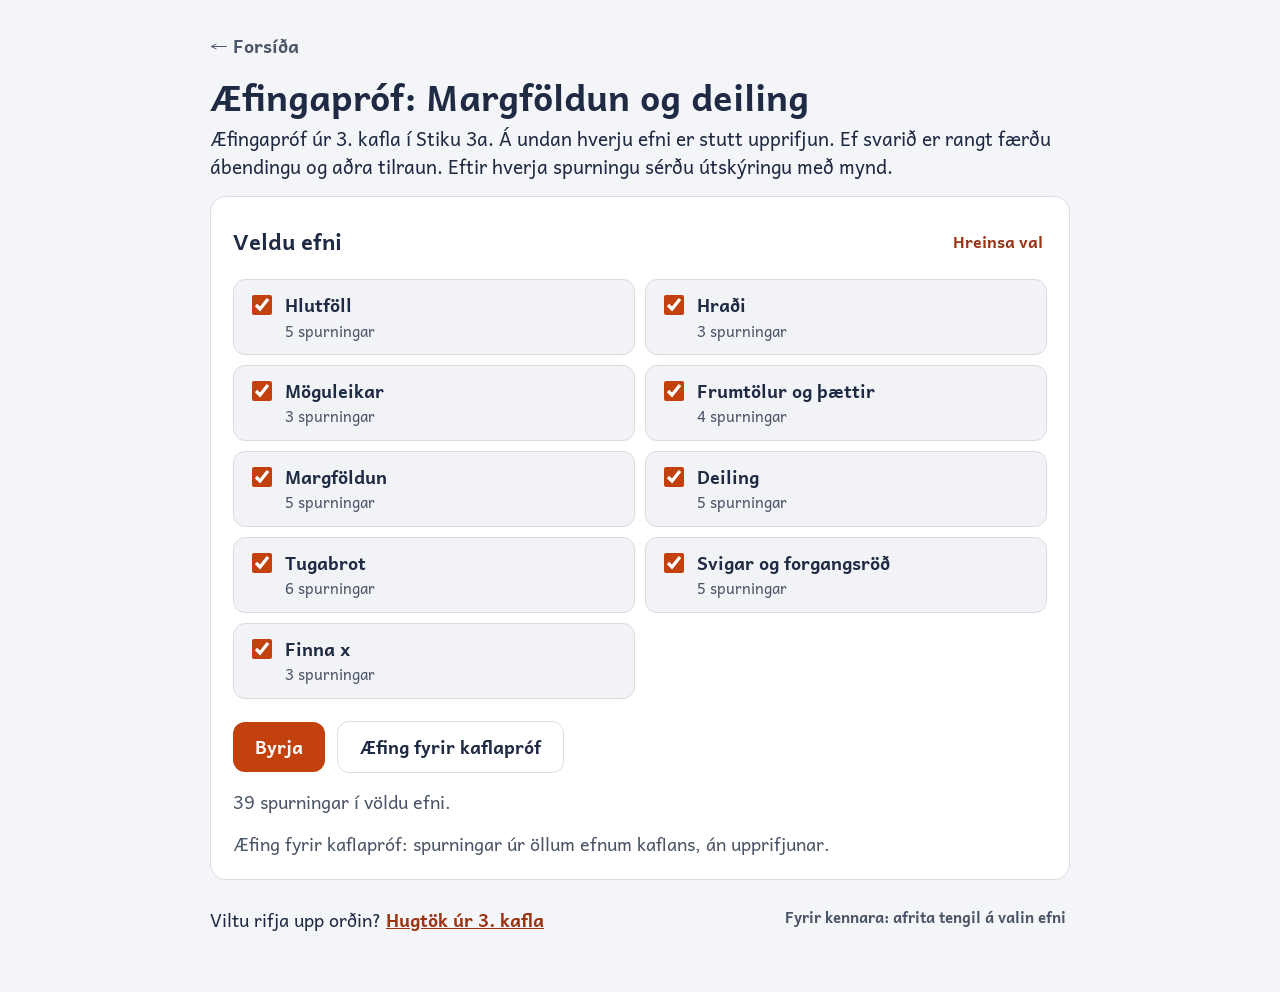
<file: staerdfraedi/margfoldun-og-deiling.html>
<!doctype html>
<html lang="is">
<head>
<meta charset="utf-8">
<meta name="viewport" content="width=device-width, initial-scale=1">
<title>Æfingapróf: Margföldun og deiling</title>
<link rel="stylesheet" href="../sameiginlegt.css">
<link rel="stylesheet" href="leikjarammi.css">
<style>
.wrap{max-width:900px}
.top{display:flex;justify-content:space-between;align-items:flex-end;gap:16px;flex-wrap:wrap;margin-bottom:20px}
.start-grid{display:grid;grid-template-columns:minmax(0,1.4fr) minmax(0,1fr);gap:20px}
.topics{display:flex;flex-wrap:wrap;gap:10px}
.topic{font:inherit;font-weight:700;min-height:44px;padding:8px 16px;border-radius:999px;border:2px solid var(--line);background:var(--card);color:var(--ink);cursor:pointer}
.topic[aria-pressed="true"]{border-color:var(--acc);background:var(--acc-bg);color:var(--acc-dark)}
.howto{margin:0;padding-left:22px;display:flex;flex-direction:column;gap:6px}
.tip{font-size:16px;color:var(--muted)}

.bar{height:10px;background:var(--line);border-radius:999px;overflow:hidden}
.bar span{display:block;height:100%;background:var(--acc);border-radius:999px;transition:width .3s}
.tag{align-self:flex-start;background:var(--acc-bg);color:var(--acc-dark);border-radius:999px;padding:4px 12px;font-size:15px;font-weight:700}
.question{margin:0;font-size:26px;line-height:1.4}
.options{display:grid;grid-template-columns:repeat(2,minmax(0,1fr));gap:12px}
.opt{font:inherit;font-size:20px;text-align:left;min-height:60px;padding:12px 18px;border-radius:14px;border:2px solid var(--line);background:var(--card);color:var(--ink);cursor:pointer;display:flex;justify-content:space-between;align-items:center;gap:10px}
.opt:hover:not(:disabled){border-color:var(--acc)}
.opt:disabled{cursor:default}
.opt.wrong{border-color:var(--acc-line);background:var(--acc-bg);color:var(--acc-dark);text-decoration:line-through}
.opt.right{border-color:var(--ok);background:var(--ok-bg);color:#14532D;font-weight:700}
.opt.faded{opacity:.5}
.mark{font-weight:700;flex:none}
.answer-row{display:flex;gap:10px;flex-wrap:wrap}
.answer-row input{font-family:'Andika',sans-serif;font-size:26px;font-weight:700;width:220px;padding:8px 14px;border:2px solid var(--line);border-radius:12px;color:var(--ink);min-height:56px}
.answer-row input.right{border-color:var(--ok);background:var(--ok-bg)}
.answer-row input.wrong{border-color:var(--acc-line);background:var(--acc-bg)}
.err{font-size:15px;color:var(--acc-dark);min-height:20px}

.fb{border-radius:16px;padding:20px 22px;display:flex;flex-direction:column;gap:12px}
.fb.hint{background:var(--card);border:2px dashed var(--acc-line)}
.fb.good{background:var(--ok-bg);border:1.5px solid var(--ok-line)}
.fb.bad{background:var(--acc-bg);border:1.5px solid var(--acc-line)}
.fb-title{margin:0;font-size:22px;font-weight:700}
.fb.good .fb-title{color:#14532D}
.fb.bad .fb-title,.fb.hint .fb-title{color:var(--acc-dark)}
.fb-lines{margin:0;padding:0;list-style:none;display:flex;flex-direction:column;gap:6px}
.visual{background:#fff;border:1px solid #E1E4EA;border-radius:12px;padding:14px;overflow-x:auto;display:flex;flex-direction:column;gap:14px;align-items:center}
.visual svg{display:block;max-width:100%;height:auto}

/* Almenn brot */
.frac{display:inline-flex;flex-direction:column;align-items:center;vertical-align:middle;line-height:1;margin:0 2px;font-size:.85em}
.frac span:first-child{border-bottom:2px solid currentColor;padding:0 3px 2px}
.frac span:last-child{padding:2px 3px 0}

/* Talnaspjöld (miðgildi) */
.cards{display:flex;flex-wrap:wrap;gap:8px;justify-content:center}
.card-n{min-width:56px;min-height:56px;padding:6px 10px;border:2px solid var(--line);border-radius:12px;display:flex;align-items:center;justify-content:center;font-size:26px;font-weight:700;background:#fff}
.card-n.out{color:#AEB5C2;border-color:#E5E8EE;text-decoration:line-through}
.card-n.hl{border-color:var(--acc);background:var(--acc-bg);color:var(--acc-dark)}
.cards-cap{font-size:15px;color:var(--muted);text-align:center}

/* Tíðnitafla */
.ft{border-collapse:collapse;font-size:20px}
.ft th{font-size:15px;color:var(--muted);text-align:left;padding:8px 14px;border-bottom:2px solid var(--line)}
.ft td{padding:6px 14px;border-bottom:1px solid var(--line);font-weight:700}
.ft tr.hl td{background:var(--acc-bg);color:var(--acc-dark)}
.ft tr.sum td{border-top:2px solid var(--ink);border-bottom:0}
.ft td.q{color:var(--acc)}

/* Poki og teningur */
.bag{display:flex;flex-wrap:wrap;gap:10px;justify-content:center;max-width:300px;padding:18px 22px;border:3px solid #8B6F47;border-radius:24px 24px 60px 60px;background:#F7F1E8}
.ball{width:40px;height:40px;border-radius:50%;border:2px solid rgba(0,0,0,.15)}
.ball.dim{opacity:.3}
.ball.on{outline:4px solid var(--acc);outline-offset:2px}
.dice{display:flex;flex-wrap:wrap;gap:10px;justify-content:center}


/* Hlutföll */
.balls{display:flex;flex-wrap:wrap;gap:8px;justify-content:center}
.groups{display:flex;flex-wrap:wrap;gap:12px;justify-content:center}
.group{display:flex;flex-wrap:wrap;gap:6px;padding:10px;border:2px dashed var(--acc);border-radius:14px;max-width:120px;justify-content:center;background:var(--acc-bg)}
.group .ball{width:28px;height:28px}
.balls .ball{width:32px;height:32px}
.cap{font-size:15px;color:var(--muted);text-align:center;margin:0}
/* Möguleikar */
.mg{border-collapse:collapse;font-size:17px}
.mg th{padding:6px 10px;color:var(--muted);font-size:15px}
.mg td{width:64px;height:44px;text-align:center;border:1px solid var(--line);font-weight:700}
.mg td.on{background:var(--acc-bg);color:var(--acc-dark)}
.mg td.off{background:#F4F5F8;color:#AEB5C2}
/* Þættir */
.factors{display:flex;flex-wrap:wrap;gap:14px;justify-content:center}
.factor{display:flex;flex-direction:column;align-items:center;gap:8px;padding:12px 16px;border:2px solid var(--line);border-radius:14px;min-width:120px}
.fnum{font-size:30px;font-weight:700}
.pairs{display:flex;flex-direction:column;gap:4px;align-items:center}
.pairs span{background:var(--soft);border-radius:8px;padding:2px 10px;font-weight:700}
.flist{font-size:15px;color:var(--muted)}
.ftag{font-size:14px;font-weight:700;border-radius:999px;padding:3px 10px}
.ftag.prime{background:var(--acc-bg);color:var(--acc-dark)}
.ftag.comp{background:var(--soft);color:var(--muted)}
/* Deiling: sama uppsetning og í aðferðinni Deiling – Stikuaðferð */
.board{display:grid;grid-template-columns:140px 84px 160px;grid-auto-rows:46px;justify-content:center;font-size:28px;font-weight:700;color:var(--ink);padding:12px;background-color:#fff;background-image:linear-gradient(var(--grid) 1px,transparent 1px),linear-gradient(90deg,var(--grid) 1px,transparent 1px);background-size:22px 22px;border-radius:10px}
.board .n{display:flex;justify-content:space-between;align-items:center;padding:0 12px 0 4px}
.board .d{display:flex;align-items:center;padding-left:8px}
.board .r{display:flex;justify-content:space-between;align-items:center;border-left:3px solid var(--ink);padding:0 6px 0 12px}
.board .u{border-bottom:2.5px solid currentColor}
.board .uu{border-bottom:6px double currentColor}
.board .hl{color:var(--acc-dark)}
.board .ans{color:var(--acc)}
.board .afg{font-size:18px}
.qbox{display:inline-block;min-width:36px;text-align:center;border:2px dashed var(--acc);border-radius:6px;background:var(--acc-bg);color:var(--acc);line-height:34px}
@media (max-width:420px){ .board{grid-template-columns:110px 70px 130px;font-size:22px;grid-auto-rows:40px} }
/* Skref í útreikningi */
.steps{display:flex;flex-direction:column;gap:8px;align-items:flex-start;margin:0 auto;width:max-content;max-width:100%}
.step{display:flex;gap:14px;align-items:baseline;flex-wrap:wrap}
.step .expr{font-size:26px;font-weight:700;white-space:nowrap}
.step .expr .eq{color:var(--muted)}
.step .expr mark{background:var(--acc-bg);color:var(--acc-dark);border-radius:6px;padding:0 4px}
.step .note{font-size:15px;color:var(--muted)}
.fb-lines a{color:var(--acc-dark);font-weight:700}

.next-row{display:flex;justify-content:flex-end}
table.res-table{border-collapse:collapse;width:100%;font-size:17px}
.res-table th,.res-table td{text-align:left;padding:10px 12px;border-bottom:1px solid var(--line)}
.res-table th{font-size:15px;color:var(--muted)}
.status{font-weight:700;border-radius:999px;padding:3px 10px;font-size:14px;white-space:nowrap}
.s1{background:var(--ok-bg);color:#14532D}
.s2{background:#FEF6DD;color:#7A5200}
.s3{background:var(--acc-bg);color:var(--acc-dark)}
.table-wrap{overflow-x:auto}
.stats{display:grid;grid-template-columns:repeat(3,minmax(0,1fr));gap:12px}
.stat{border-radius:14px;padding:14px 16px;display:flex;flex-direction:column;gap:2px}
.stat b{font-size:32px;line-height:1.1}

@media (max-width:760px){
  .start-grid,.options{grid-template-columns:minmax(0,1fr)}
  .question{font-size:22px}
  .stats{grid-template-columns:minmax(0,1fr)}
}
</style>
</head>
<body class="fag-staerdfraedi">
<div class="wrap">
<a class="heim" href="../index.html">← Forsíða</a>

<!-- Upphafsskjár (teiknaður af leikjarammi.js) -->
<section id="upphaf"></section>

<!-- Leikjaskjár -->
<section id="leikur" class="hidden">
  <div class="stack">
    <div class="row" style="justify-content:space-between">
      <p class="muted" id="progress"></p>
      <button class="btn ghost" id="btnQuit">Hætta</button>
    </div>
    <div class="bar" aria-hidden="true"><span id="barFill" style="width:0%"></span></div>
    <div class="card stack" id="qCard">
      <span class="tag" id="qTopic"></span>
      <p class="question" id="qText"></p>
      <div id="qVisual"></div>
      <div class="options" id="options"></div>
      <form class="answer-row hidden" id="answerForm" autocomplete="off">
        <label for="answer" class="sr-only">Svar</label>
        <input id="answer" inputmode="decimal" autocomplete="off">
        <button class="btn acc" type="submit">Athuga</button>
      </form>
      <p class="err" id="inputErr" role="status"></p>
      <div class="row"><button class="btn ghost" id="btnHint">Fá ábendingu</button><button class="btn ghost" id="btnRecap">Upprifjun</button></div>
    </div>
    <div id="feedback" aria-live="polite"></div>
    <div class="next-row hidden" id="nextRow"><button class="btn acc" id="btnNext">Næsta spurning</button></div>
  </div>
</section>

<!-- Niðurstöður (teiknaðar af leikjarammi.js) -->
<section id="lok" class="hidden"></section>
</div>

<script src="leikjarammi.js"></script>
<script>
(function(){
  "use strict";
  var $ = function(id){ return document.getElementById(id); };

  /* ================= SPURNINGABANKI =================
     tegund: "val" (fjölval) eða "skrifa" (nemandi skrifar svar)
     syna: mynd sem fylgir spurningunni sjálfri
     abMynd: mynd í ábendingu · mynd: mynd í útskýringu (má vera listi) */
  var EFNI = ["Hlutföll","Hraði","Möguleikar","Frumtölur og þættir","Margföldun","Deiling","Tugabrot","Svigar og forgangsröð","Finna x"];
  var TENGILL_DEILING = "<a href=\"deiling-stikuadferd.html\">Æfðu Stikuaðferðina skref fyrir skref</a>";

  var SPURNINGAR = [
    /* ---------- Hlutföll ---------- */
    { efni:"Hlutföll", tegund:"val",
      texti:"Hvert er hlutfallið milli grænu og fjólubláu boltanna?",
      syna:{teg:"boltar", radir:[{lit:"g", n:4},{lit:"p", n:12}]},
      svor:["1 : 3","3 : 1","1 : 4","4 : 16"], rett:0,
      abending:"Skrifaðu fyrst hlutfallið 4 : 12. Geturðu skipt boltunum í jafna hópa þannig að eins sé í öllum hópunum?",
      utskyring:["Grænu boltarnir eru 4 og þeir fjólubláu 12, svo hlutfallið er 4 : 12.","Við skiptum boltunum í 4 jafna hópa. Í hverjum hópi er 1 grænn og 3 fjólubláir.","Fullstytt hlutfall er 1 : 3. Athugaðu röðina: grænir fyrst, svo fjólubláir.","4 : 16 væri hlutfallið milli grænu boltanna og allra boltanna."],
      mynd:{teg:"boltar", hopar:4, iHverjum:[{lit:"g", n:1},{lit:"p", n:3}]} },

    { efni:"Hlutföll", tegund:"val",
      texti:"Fullstyttu hlutfallið milli rauðu og bláu perlanna, 8 : 12.",
      syna:{teg:"boltar", radir:[{lit:"r", n:8},{lit:"b", n:12}]},
      svor:["2 : 3","4 : 6","3 : 2","1 : 4"], rett:0,
      abending:"Finndu stærstu tölu sem gengur upp í bæði 8 og 12.",
      utskyring:["4 gengur upp í bæði 8 og 12.","8 : 4 = 2 og 12 : 4 = 3, svo 8 : 12 = 2 : 3.","4 : 6 er jafnt hlutfall en ekki fullstytt, því það er hægt að stytta það meira."],
      mynd:{teg:"boltar", hopar:4, iHverjum:[{lit:"r", n:2},{lit:"b", n:3}]} },

    { efni:"Hlutföll", tegund:"skrifa",
      texti:"Silja blandar saft og vatn í hlutfallinu 1 : 6. Hve marga dl af vatni þarf hún á móti 3 dl af saft?",
      tekid:["18"],
      abending:"Hlutfallið 1 : 6 merkir að fyrir hvern 1 dl af saft þarf 6 dl af vatni.",
      abMynd:{teg:"talnalinur", efri:{heiti:"Saft (dl)", gildi:[0,1,2,3]}, nedri:{heiti:"Vatn (dl)", gildi:[0,6,12,18]}, fela:[2,3]},
      utskyring:["Fyrir 1 dl af saft þarf 6 dl af vatni.","Saftin er þrefölduð, svo vatnið er líka þrefaldað: 3 · 6 = 18 dl."],
      mynd:{teg:"talnalinur", efri:{heiti:"Saft (dl)", gildi:[0,1,2,3]}, nedri:{heiti:"Vatn (dl)", gildi:[0,6,12,18]}, merkt:[3]} },

    { efni:"Hlutföll", tegund:"skrifa",
      texti:"Silja blandar saft og vatn í hlutfallinu 1 : 6. Hve marga dl af vatni þarf hún á móti 1,5 dl af saft?",
      tekid:["9"],
      abending:"Reiknaðu 1,5 · 6. Hugsaðu: 1 · 6 og 0,5 · 6.",
      abMynd:{teg:"talnalinur", efri:{heiti:"Saft (dl)", gildi:["0","0,5","1","1,5"]}, nedri:{heiti:"Vatn (dl)", gildi:[0,3,6,9]}, fela:[1,3]},
      utskyring:["1 · 6 = 6 og 0,5 · 6 = 3","6 + 3 = 9 dl"],
      mynd:{teg:"talnalinur", efri:{heiti:"Saft (dl)", gildi:["0","0,5","1","1,5"]}, nedri:{heiti:"Vatn (dl)", gildi:[0,3,6,9]}, merkt:[3]} },

    { efni:"Hlutföll", tegund:"val",
      texti:"Í ítalska fánanum er hlutfallið milli breiddar og hæðar 3 : 2. Fáninn er 20 cm hár. Hve breiður er hann?",
      svor:["30 cm","40 cm","13 cm","60 cm"], rett:0,
      abending:"Hæðin, 20 cm, er 2 hlutar. Hve langur er þá 1 hluti?",
      abMynd:{teg:"fani", haed:"20 cm", breidd:"?"},
      utskyring:["Hæðin er 2 hlutar: 20 : 2 = 10 cm í hverjum hluta.","Breiddin er 3 hlutar: 3 · 10 = 30 cm."],
      mynd:{teg:"fani", haed:"20 cm", breidd:"30 cm", hluti:"10 cm"} },

    /* ---------- Hraði ---------- */
    { efni:"Hraði", tegund:"skrifa",
      texti:"Bíl er ekið 225 km á 3 klukkustundum. Hve langt fer bíllinn á 5 klukkustundum ef hann ekur á sama hraða?",
      tekid:["375"],
      abending:"Finndu fyrst hve langt bíllinn fer á 1 klukkustund.",
      abMynd:{teg:"talnalinur", efri:{heiti:"Tími (klst.)", gildi:[0,1,2,3,4,5]}, nedri:{heiti:"Vegalengd (km)", gildi:[0,75,150,225,300,375]}, fela:[1,2,4,5]},
      utskyring:["Á 1 klst. fer bíllinn 225 : 3 = 75 km.","Á 5 klst. fer hann 5 · 75 = 375 km."],
      mynd:{teg:"talnalinur", efri:{heiti:"Tími (klst.)", gildi:[0,1,2,3,4,5]}, nedri:{heiti:"Vegalengd (km)", gildi:[0,75,150,225,300,375]}, merkt:[1,5]} },

    { efni:"Hraði", tegund:"skrifa",
      texti:"Hestur hleypur 660 m á 30 sekúndum. Hve marga metra hleypur hann á einni sekúndu?",
      tekid:["22"],
      abending:"Deildu vegalengdinni með tímanum. Þú mátt fyrst deila í báðar tölurnar með 10.",
      utskyring:["660 : 30 = 66 : 3","66 : 3 = 22, svo hesturinn hleypur 22 m á sekúndu."],
      mynd:{teg:"skref", linur:[{s:"[660 : 30]", a:"Deilum í báðar tölurnar með 10"},{s:"66 : 3"},{s:"22"}]} },

    { efni:"Hraði", tegund:"val",
      texti:"Úr krana leka 100 ml á 5 mínútum. Hve mikið lekur á einni klukkustund?",
      svor:["1 200 ml","500 ml","6 000 ml","120 ml"], rett:0,
      abending:"Finndu fyrst hve mikið lekur á einni mínútu. Hve margar mínútur eru í klukkustund?",
      utskyring:["Á einni mínútu leka 100 : 5 = 20 ml.","Í klukkustund eru 60 mínútur: 20 · 60 = 1 200 ml, eða 12 dl."],
      mynd:{teg:"skref", jofnur:true, linur:[{s:"100 : 5 = 20", a:"ml á einni mínútu"},{s:"20 · 60 = 1 200", a:"ml á 60 mínútum"}]} },

    /* ---------- Möguleikar ---------- */
    { efni:"Möguleikar", tegund:"val",
      texti:"Í sjoppu er hægt að velja milli 3 tegunda af pylsum og 2 tegunda af brauði. Á hve marga vegu er hægt að velja eina pylsu og eitt brauð?",
      svor:["6","5","9","8"], rett:0,
      abending:"Hve mörg brauð geta passað með hverri pylsu?",
      utskyring:["Hver af 3 pylsunum getur farið í 2 tegundir af brauði.","3 · 2 = 6 möguleikar. Í töflunni er einn reitur fyrir hvern möguleika."],
      mynd:{teg:"moguleikar", radir:["Pylsa A","Pylsa B","Pylsa C"], dalkar:["Brauð 1","Brauð 2"]} },

    { efni:"Möguleikar", tegund:"skrifa",
      texti:"Á veitingahúsi er hægt að velja milli 4 forrétta, 5 aðalrétta og 2 eftirrétta. Hve margar mismunandi máltíðir með einum rétti af hverri gerð er hægt að velja?",
      tekid:["40"],
      abending:"Margfaldaðu saman fjöldann í öllum þremur söfnunum.",
      utskyring:["Forréttur og aðalréttur: 4 · 5 = 20 samsetningar.","Hver þeirra getur fengið 2 eftirrétti: 20 · 2 = 40."],
      mynd:{teg:"skref", linur:[{s:"[4 · 5] · 2", a:"Forréttir og aðalréttir"},{s:"20 · 2", a:"Svo eftirréttir"},{s:"40"}]} },

    { efni:"Möguleikar", tegund:"val",
      texti:"Fimm vinir heilsast allir með handabandi, hver einu sinni. Hve mörg handabönd eru það?",
      svor:["10","20","25","5"], rett:0,
      abending:"Hver vinur heilsar hinum fjórum. Er handaband A og B það sama og handaband B og A?",
      utskyring:["Hver af 5 vinum heilsar 4: 5 · 4 = 20.","En hvert handaband er þá talið tvisvar, svo 20 : 2 = 10.","Í töflunni eru aðeins reitirnir fyrir ofan hornalínuna taldir."],
      mynd:{teg:"moguleikar", nofn:["A","B","C","D","E"], thrihyrningur:true} },

    /* ---------- Frumtölur og þættir ---------- */
    { efni:"Frumtölur og þættir", tegund:"val",
      texti:"Hvaða tölur eru frumtölur: 24, 45, 61 og 101?",
      svor:["61 og 101","24 og 45","45 og 61","Aðeins 101"], rett:0,
      abending:"Frumtala hefur aðeins tvo þætti: 1 og töluna sjálfa. Er hægt að deila í 24 eða 45 með einhverri annarri tölu?",
      utskyring:["24 = 2 · 12 og 45 = 5 · 9, svo þær eru samsettar tölur.","Aðeins er hægt að deila í 61 og 101 með 1 og tölunni sjálfri. Þær eru frumtölur."],
      mynd:{teg:"thaettir", tolur:[24,45,61,101]} },

    { efni:"Frumtölur og þættir", tegund:"skrifa",
      texti:"Hve margir þættir eru í tölunni 12?",
      tekid:["6"],
      abending:"Finndu öll pör af tölum sem gefa 12 þegar þær eru margfaldaðar saman. Byrjaðu á 1 · 12.",
      utskyring:["12 = 1 · 12 = 2 · 6 = 3 · 4","Þættirnir eru 1, 2, 3, 4, 6 og 12, alls 6."],
      mynd:{teg:"thaettir", tolur:[12], listi:true} },

    { efni:"Frumtölur og þættir", tegund:"val",
      texti:"Er talan 51 frumtala eða samsett tala?",
      svor:["Samsett tala","Frumtala"], rett:0,
      abending:"Prófaðu að deila í 51 með 3.",
      utskyring:["51 = 3 · 17","Talan hefur fleiri þætti en 1 og 51, svo hún er samsett tala."],
      mynd:{teg:"thaettir", tolur:[51]} },

    { efni:"Frumtölur og þættir", tegund:"val",
      texti:"Hver er minnsta frumtalan?",
      svor:["2","1","3","0"], rett:0,
      abending:"Frumtala er heil tala stærri en 1 sem aðeins er hægt að deila í með 1 og tölunni sjálfri.",
      utskyring:["1 er ekki frumtala, því frumtala þarf að vera stærri en 1.","2 er minnsta frumtalan. Hún er líka eina slétta frumtalan."],
      mynd:{teg:"thaettir", tolur:[2,3,4]} },

    /* ---------- Margföldun ---------- */
    { efni:"Margföldun", tegund:"val",
      texti:"Reiknaðu: 37 · 100",
      svor:["3 700","370","37 000","137"], rett:0,
      abending:"37 · 100 eru 37 hundruð.",
      utskyring:["37 hundruð eru 3 700.","Hver tölustafur færist um tvö sæti til vinstri."],
      mynd:{teg:"skref", linur:[{s:"37 · 100", a:"37 hundruð"},{s:"3 700"}]} },

    { efni:"Margföldun", tegund:"val",
      texti:"Reiknaðu: 8 · 300",
      svor:["2 400","240","24 000","308"], rett:0,
      abending:"Hugsaðu 8 · 300 = 8 · 3 · 100.",
      utskyring:["8 · 3 = 24","24 · 100 = 2 400"],
      mynd:{teg:"skref", linur:[{s:"8 · 300"},{s:"[8 · 3] · 100", a:"Fyrst 8 · 3"},{s:"24 · 100"},{s:"2 400"}]} },

    { efni:"Margföldun", tegund:"skrifa",
      texti:"Reiknaðu: 22 · 12",
      tekid:["264"],
      abending:"Bútaðu 12 niður í 10 + 2. Reiknaðu 22 · 10 og 22 · 2 og leggðu svo saman.",
      abMynd:{teg:"rudunet", a:[22], b:[10,2]},
      utskyring:["12 = 10 + 2","22 · 10 = 220 og 22 · 2 = 44","220 + 44 = 264"],
      mynd:{teg:"rudunet", a:[22], b:[10,2], afurdir:true} },

    { efni:"Margföldun", tegund:"skrifa",
      texti:"Reiknaðu: 17 · 35",
      tekid:["595"],
      abending:"Skiptu tölunum: 17 = 10 + 7 og 35 = 30 + 5. Reiknaðu hvern reit í rúðunetinu.",
      abMynd:{teg:"rudunet", a:[10,7], b:[30,5]},
      utskyring:["10 · 30 = 300 og 10 · 5 = 50","7 · 30 = 210 og 7 · 5 = 35","300 + 50 + 210 + 35 = 595"],
      mynd:{teg:"rudunet", a:[10,7], b:[30,5], afurdir:true} },

    { efni:"Margföldun", tegund:"val",
      texti:"Reiknaðu: 34 · 46",
      svor:["1 564","1 360","204","1 224"], rett:0,
      abending:"Skiptu tölunum: 34 = 30 + 4 og 46 = 40 + 6. Reiknaðu alla fjóra reitina.",
      abMynd:{teg:"rudunet", a:[30,4], b:[40,6]},
      utskyring:["30 · 40 = 1 200 og 30 · 6 = 180","4 · 40 = 160 og 4 · 6 = 24","1 200 + 180 + 160 + 24 = 1 564","204 er bara 34 · 6 og 1 360 bara 34 · 40. Það þarf að leggja þau saman."],
      mynd:{teg:"rudunet", a:[30,4], b:[40,6], afurdir:true} },

    /* ---------- Deiling (Stikuaðferðin) ---------- */
    { efni:"Deiling", tegund:"skrifa",
      texti:"Reiknaðu: 936 : 4",
      tekid:["234"],
      abending:"Byrjaðu á hundruðunum: Hve oft fer 4 í 936? Prófaðu 4 · 200 = 800.",
      abMynd:{teg:"deiling", tala:"936", deilir:4, skref:[200,30,4], synaSkref:1},
      utskyring:["4 · 200 = 800 og 936 − 800 = 136","4 · 30 = 120 og 136 − 120 = 16","4 · 4 = 16 og 16 − 16 = 0","200 + 30 + 4 = 234", TENGILL_DEILING],
      mynd:{teg:"deiling", tala:"936", deilir:4, skref:[200,30,4]} },

    { efni:"Deiling", tegund:"val",
      texti:"Reiknaðu: 447 : 6",
      svor:["74 og 3 afgangs","75 og 3 afgangs","74","70 og 27 afgangs"], rett:0,
      abending:"Byrjaðu á 6 · 70 = 420. Hvað er þá eftir? Afgangurinn verður að vera minni en 6.",
      abMynd:{teg:"deiling", tala:"447", deilir:6, skref:[70,4], synaSkref:1},
      utskyring:["6 · 70 = 420 og 447 − 420 = 27","27 er stærra en 6, svo 6 fer oftar í: 6 · 4 = 24 og 27 − 24 = 3","70 + 4 = 74 og 3 afgangs. Afgangurinn 3 er minni en 6.", TENGILL_DEILING],
      mynd:{teg:"deiling", tala:"447", deilir:6, skref:[70,4]} },

    { efni:"Deiling", tegund:"skrifa",
      texti:"Þrjú börn skipta 465 kr. jafnt á milli sín. Hve mikið fær hvert barn?",
      tekid:["155"],
      abending:"Reiknaðu 465 : 3. Byrjaðu á 3 · 100 = 300.",
      abMynd:{teg:"deiling", tala:"465", deilir:3, skref:[100,50,5], synaSkref:1},
      utskyring:["3 · 100 = 300 og 465 − 300 = 165","3 · 50 = 150 og 165 − 150 = 15","3 · 5 = 15 og 15 − 15 = 0","100 + 50 + 5 = 155, svo hvert barn fær 155 kr."],
      mynd:{teg:"deiling", tala:"465", deilir:3, skref:[100,50,5]} },

    { efni:"Deiling", tegund:"val",
      texti:"Reiknaðu: 71 : 17",
      svor:["4 og 3 afgangs","5","3 og 20 afgangs","4"], rett:0,
      abending:"Prófaðu hvort 17 fer 5 sinnum í 71: 17 · 5 = 85. Er það of mikið?",
      utskyring:["17 · 5 = 85, sem er meira en 71.","17 · 4 = 68 og 71 − 68 = 3","Svarið er 4 og 3 afgangs.","3 og 20 afgangs gengur ekki, því afgangurinn 20 er stærri en 17."],
      mynd:{teg:"deiling", tala:"71", deilir:17, skref:[4]} },

    { efni:"Deiling", tegund:"val",
      texti:"Reiknaðu: 240 : 20",
      svor:["12","120","1,2","22"], rett:0,
      abending:"Þú mátt deila í báðar tölurnar með 10. Þá verður dæmið 24 : 2.",
      utskyring:["240 : 20 = 24 : 2","24 : 2 = 12","Þetta er eins og að stytta almennt brot með 10."],
      mynd:{teg:"skref", linur:[{s:"[240 : 20]", a:"Deilum í báðar tölurnar með 10"},{s:"24 : 2"},{s:"12"}]} },

    /* ---------- Tugabrot ---------- */
    { efni:"Tugabrot", tegund:"val",
      texti:"Froskur hoppar 2,7 cm í hverju hoppi. Hve langt kemst hann í 5 hoppum?",
      svor:["13,5 cm","10,35 cm","12,7 cm","135 cm"], rett:0,
      abending:"Reiknaðu 2,7 · 5. Byrjaðu á tíundu hlutunum: 7 tíundu · 5.",
      abMynd:{teg:"hopp", skref:2.7, fjoldi:5, max:15, fela:true},
      utskyring:["7 tíundu · 5 = 35 tíundu = 3,5","2 · 5 = 10","10 + 3,5 = 13,5 cm","Svarið 10,35 kemur ef 35 tíundu eru skrifaðir sem 0,35."],
      mynd:{teg:"hopp", skref:2.7, fjoldi:5, max:15} },

    { efni:"Tugabrot", tegund:"skrifa",
      texti:"Reiknaðu: 6 · 3,4",
      tekid:["20,4","20,40"],
      abending:"Skiptu 3,4 í 3 og 0,4. Reiknaðu 6 · 3 og 6 · 0,4.",
      utskyring:["6 · 3 = 18 og 6 · 0,4 = 2,4","18 + 2,4 = 20,4"],
      mynd:{teg:"hopp", skref:3.4, fjoldi:6, max:21} },

    { efni:"Tugabrot", tegund:"skrifa",
      texti:"Reiknaðu: 0,5 · 0,4",
      tekid:["0,2","0,20",",2"],
      abending:"Hugsaðu um hundraðsnet: 5 tíundu á annan veginn og 4 tíundu á hinn. Hve margir litlir reitir verða þá litaðir?",
      abMynd:{teg:"hundradsnet", r:5, c:4, fela:true},
      utskyring:["5 · 4 = 20 litlir reitir af 100.","20 hundraðshlutar eru 0,20 = 0,2.","Athugaðu að svarið er minna en báðar tölurnar."],
      mynd:{teg:"hundradsnet", r:5, c:4} },

    { efni:"Tugabrot", tegund:"val",
      texti:"Reiknaðu: 0,3 · 0,5",
      svor:["0,15","1,5","0,8","0,015"], rett:0,
      abending:"Hugsaðu um hundraðsnet: 3 tíundu á annan veginn og 5 tíundu á hinn.",
      abMynd:{teg:"hundradsnet", r:3, c:5, fela:true},
      utskyring:["3 · 5 = 15 litlir reitir af 100.","15 hundraðshlutar eru 0,15."],
      mynd:{teg:"hundradsnet", r:3, c:5} },

    { efni:"Tugabrot", tegund:"skrifa",
      texti:"5 kg af perum kosta 67,50 kr. Hvað kostar 1 kg?",
      tekid:["13,5","13,50"],
      abending:"Reiknaðu 67,5 : 5. Byrjaðu á tugunum: 5 · 10 = 50.",
      abMynd:{teg:"deiling", tala:"67,5", deilir:5, skref:[10,3,0.5], synaSkref:1},
      utskyring:["5 · 10 = 50 og 67,5 − 50 = 17,5","5 · 3 = 15 og 17,5 − 15 = 2,5","5 · 0,5 = 2,5 og 2,5 − 2,5 = 0","10 + 3 + 0,5 = 13,5, svo 1 kg kostar 13,50 kr."],
      mynd:{teg:"deiling", tala:"67,5", deilir:5, skref:[10,3,0.5]} },

    { efni:"Tugabrot", tegund:"val",
      texti:"Stranga með 39 m af gardínuefni er skipt í 2,6 m langar gardínur. Hve margar gardínur fást?",
      svor:["15","1,5","150","16"], rett:0,
      abending:"Breyttu metrum í desímetra: 39 m = 390 dm og 2,6 m = 26 dm. Þá verður dæmið 390 : 26.",
      utskyring:["39 m = 390 dm og 2,6 m = 26 dm","390 : 26 = 15","Prófun: 15 · 2,6 = 39"],
      mynd:{teg:"deiling", tala:"390", deilir:26, skref:[10,5]} },

    /* ---------- Svigar og forgangsröð ---------- */
    { efni:"Svigar og forgangsröð", tegund:"val",
      texti:"Egill á 500 kr. Hann kaupir blöðrur á 260 kr. og afmæliskerti á 50 kr. Hvaða dæmi sýnir hve mikið hann á eftir?",
      svor:["500 − (260 + 50)","500 − 260 + 50","(500 − 260) + 50","500 + (260 − 50)"], rett:0,
      abending:"Hvað kostar allt sem Egill kaupir? Sú upphæð dregst frá 500 kr.",
      utskyring:["Hann kaupir fyrir 260 + 50 = 310 kr.","500 − (260 + 50) = 500 − 310 = 190 kr.","Í 500 − 260 + 50 væru 50 kr. lagðar við í stað þess að draga þær frá."],
      mynd:{teg:"skref", linur:[{s:"500 − [(260 + 50)]", a:"Svigi fyrst"},{s:"500 − 310"},{s:"190"}]} },

    { efni:"Svigar og forgangsröð", tegund:"skrifa",
      texti:"Fimm börn kaupa hvert sinn blýant á 12 kr. og strokleður á 6 kr. Hvað borga þau samtals?",
      tekid:["90"],
      abending:"Hvað borgar hvert barn? Margfaldaðu svo með fjölda barnanna.",
      utskyring:["Hvert barn borgar 12 + 6 = 18 kr.","5 · (12 + 6) = 5 · 18 = 90 kr.","Einnig má reikna 5 · 12 + 5 · 6 = 60 + 30 = 90."],
      mynd:{teg:"skref", linur:[{s:"5 · [(12 + 6)]", a:"Svigi fyrst"},{s:"5 · 18"},{s:"90"}]} },

    { efni:"Svigar og forgangsröð", tegund:"val",
      texti:"Reiknaðu: 4 + 4 · 4 − 4",
      svor:["16","28","12","0"], rett:0,
      abending:"Hvað reiknarðu fyrst, samlagningu eða margföldun?",
      utskyring:["Margföldun hefur forgang: 4 · 4 = 16","4 + 16 − 4 = 16","Svarið 28 kemur ef reiknað er frá vinstri: (4 + 4) · 4 − 4."],
      mynd:{teg:"skref", linur:[{s:"4 + [4 · 4] − 4", a:"Margföldun fyrst"},{s:"4 + 16 − 4"},{s:"16"}]} },

    { efni:"Svigar og forgangsröð", tegund:"val",
      texti:"Reiknaðu: 306 : (12 + 6)",
      svor:["17","31,5","25,5","324"], rett:0,
      abending:"Hvað reiknarðu fyrst þegar svigi er í dæminu?",
      utskyring:["Fyrst sviginn: 12 + 6 = 18","306 : 18 = 17","31,5 kemur ef deilt er fyrst og svo lagt við: 306 : 12 + 6."],
      mynd:{teg:"skref", linur:[{s:"306 : [(12 + 6)]", a:"Svigi fyrst"},{s:"306 : 18"},{s:"17"}]} },

    { efni:"Svigar og forgangsröð", tegund:"skrifa",
      texti:"Jörgen á fjóra tíkalla og þrjá fimmtíukalla. Hve mikla peninga á hann?",
      tekid:["190"],
      abending:"Skrifaðu eitt dæmi: 4 · 10 + 3 · 50. Hvað reiknarðu fyrst?",
      utskyring:["4 · 10 = 40 og 3 · 50 = 150","40 + 150 = 190 kr."],
      mynd:{teg:"skref", linur:[{s:"[4 · 10] + [3 · 50]", a:"Margföldun fyrst"},{s:"40 + 150"},{s:"190"}]} },

    /* ---------- Finna x ---------- */
    { efni:"Finna x", tegund:"skrifa",
      texti:"Hvaða tölu táknar x? (x + 3) · 2 = 14",
      tekid:["4"],
      abending:"Hvaða tala sinnum 2 er 14? Sú tala er það sem stendur inni í sviganum.",
      utskyring:["7 · 2 = 14, svo x + 3 = 7.","4 + 3 = 7, svo x = 4.","Prófun: (4 + 3) · 2 = 7 · 2 = 14"],
      mynd:{teg:"skref", jofnur:true, linur:[{s:"[(x + 3)] · 2 = 14", a:"Hvað er í sviganum?"},{s:"7 · 2 = 14", a:"Sviginn er 7"},{s:"x + 3 = 7", a:"Svo x = 4"}]} },

    { efni:"Finna x", tegund:"skrifa",
      texti:"Hvaða tölu táknar x? x + 3 · 2 = 14",
      tekid:["8"],
      abending:"Hér er enginn svigi. Hvað reiknarðu fyrst?",
      utskyring:["Margföldun fyrst: 3 · 2 = 6, svo x + 6 = 14.","8 + 6 = 14, svo x = 8.","Berðu saman við (x + 3) · 2 = 14 þar sem x = 4. Sviginn breytir svarinu."],
      mynd:{teg:"skref", jofnur:true, linur:[{s:"x + [3 · 2] = 14", a:"Margföldun fyrst"},{s:"x + 6 = 14"},{s:"x = 8"}]} },

    { efni:"Finna x", tegund:"skrifa",
      texti:"Hvaða tölu táknar x? (29 − x) : 4 = 6",
      tekid:["5"],
      abending:"Hvaða tala deilt með 4 er 6? Sú tala er það sem stendur inni í sviganum.",
      utskyring:["24 : 4 = 6, svo 29 − x = 24.","29 − 5 = 24, svo x = 5.","Prófun: (29 − 5) : 4 = 24 : 4 = 6"],
      mynd:{teg:"skref", jofnur:true, linur:[{s:"[(29 − x)] : 4 = 6", a:"Hvað er í sviganum?"},{s:"24 : 4 = 6", a:"Sviginn er 24"},{s:"29 − x = 24", a:"Svo x = 5"}]} }
  ];

  /* Röð spurninga: efni fyrir efni, auðveldast fyrst og erfiðast síðast */
  var ROD = [0,2,1,3,4,6,5,7,8,9,10,14,12,13,11,15,16,17,18,19,24,22,20,21,23,26,25,27,28,29,30,33,35,31,32,34,36,37,38];
  SPURNINGAR = ROD.map(function(i){ return SPURNINGAR[i]; });
  window.__S = SPURNINGAR; /* fyrir sjálfvirkar prófanir */

  /* ================= HJÁLPARFÖLL ================= */
  var HROS = ["Rétt!","Vel gert!","Flott hjá þér!","Rétt svar!"];
  function ein(n){ return (n % 10 === 1 && n % 100 !== 11); }
  function shuffle(a){ a = a.slice(); for(var i=a.length-1;i>0;i--){ var j=Math.floor(Math.random()*(i+1)); var t=a[i]; a[i]=a[j]; a[j]=t; } return a; }
  function norm(s){
    return String(s).toLowerCase().replace(/\s/g, "").replace(/(kr\.?|dl|ml|km|cm|m)$/, "").replace(/\./g, ",").replace(/−/g, "-");
  }
  /* Bil sem brotnar ekki í stórum tölum (4 000) og almenn brot {1/2} */
  function fmt(s){
    return String(s).replace(/(\d) (?=\d{3}(?!\d))/g, "$1 ").replace(/\{(\d+)\/(\d+)\}/g, "<span class=\"frac\"><span>$1</span><span>$2</span></span>");
  }
  function plain(s){ return String(s).replace(/\{(\d+)\/(\d+)\}/g, "$1/$2"); }
  function tala(v, dec){ return (dec ? v.toFixed(dec) : String(v)).replace(".", ","); }
  var F = "font-family:Andika,sans-serif;";
  function txt(x, y, t, o){
    o = o || {};
    return "<text x=\"" + x + "\" y=\"" + y + "\" text-anchor=\"" + (o.a || "middle") + "\" style=\"" + F + "font-size:" + (o.s || 16) + "px;font-weight:" + (o.w || 700) + ";fill:" + (o.c || "var(--ink)") + "\">" + t + "</text>";
  }

  /* ================= MYNDIR ================= */
  var LITIR = {g:["#16A34A","grænn"], p:["#7C3AED","fjólublár"], r:["#DC2626","rauður"], b:["#2563EB","blár"]};
  function bolti(l){ return "<span class=\"ball\" style=\"background:" + LITIR[l][0] + "\" title=\"" + LITIR[l][1] + "\"></span>"; }

  /* Hlutföll: boltar í röðum eða skipt í jafna hópa */
  function myndBoltar(m){
    var h = "";
    if(m.radir){
      m.radir.forEach(function(r){
        h += "<div class=\"balls\">";
        for(var i = 0; i < r.n; i++) h += bolti(r.lit);
        h += "</div>";
      });
      return h;
    }
    h = "<div class=\"groups\">";
    for(var g = 0; g < m.hopar; g++){
      h += "<div class=\"group\">";
      m.iHverjum.forEach(function(x){ for(var i = 0; i < x.n; i++) h += bolti(x.lit); });
      h += "</div>";
    }
    h += "</div><p class=\"cap\">" + m.hopar + " jafnir hópar. Í hverjum hópi: " + m.iHverjum.map(function(x){ return x.n + " " + LITIR[x.lit][1]; }).join(" og ") + ".</p>";
    return h;
  }

  /* Tvöföld talnalína */
  function myndTalnalinur(m){
    var n = m.efri.gildi.length, L = 150, R = 600, W = 640, y1 = 50, y2 = 130;
    function x(i){ return L + i * (R - L) / (n - 1); }
    var fela = m.fela || [], merkt = m.merkt || [];
    var s = "<svg viewBox=\"0 0 " + W + " 170\" width=\"" + W + "\" role=\"img\" aria-label=\"Tvöföld talnalína\">";
    s += txt(10, y1 + 5, m.efri.heiti, {a:"start", s:15, c:"var(--muted)"}) + txt(10, y2 + 5, m.nedri.heiti, {a:"start", s:15, c:"var(--muted)"});
    merkt.forEach(function(i){ s += "<rect x=\"" + (x(i) - 30) + "\" y=\"" + (y1 - 36) + "\" width=\"60\" height=\"" + (y2 - y1 + 70) + "\" rx=\"10\" style=\"fill:var(--acc-bg)\"/>"; });
    [y1, y2].forEach(function(y){ s += "<line x1=\"" + (L - 10) + "\" y1=\"" + y + "\" x2=\"" + (R + 10) + "\" y2=\"" + y + "\" style=\"stroke:var(--ink);stroke-width:2\"/>"; });
    for(var i = 0; i < n; i++){
      var on = merkt.indexOf(i) !== -1, hid = fela.indexOf(i) !== -1;
      s += "<line x1=\"" + x(i) + "\" y1=\"" + (y1 - 8) + "\" x2=\"" + x(i) + "\" y2=\"" + (y1 + 8) + "\" style=\"stroke:var(--ink);stroke-width:2\"/>";
      s += "<line x1=\"" + x(i) + "\" y1=\"" + (y2 - 8) + "\" x2=\"" + x(i) + "\" y2=\"" + (y2 + 8) + "\" style=\"stroke:var(--ink);stroke-width:2\"/>";
      s += txt(x(i), y1 - 16, fmt(m.efri.gildi[i]), {s:18, c: on ? "var(--acc-dark)" : "var(--ink)"});
      s += txt(x(i), y2 + 30, hid ? "?" : fmt(m.nedri.gildi[i]), {s:18, c: (on || hid) ? "var(--acc-dark)" : "var(--ink)"});
    }
    return s + "</svg>";
  }

  /* Ítalskur fáni: 3 hlutar á breidd og 2 á hæð */
  function myndFani(m){
    var X = 70, Y = 20, U = 70, W = 3*U, H = 2*U;
    var s = "<svg viewBox=\"0 0 360 230\" width=\"360\" role=\"img\" aria-label=\"Fáni\">";
    s += "<rect x=\"" + X + "\" y=\"" + Y + "\" width=\"" + U + "\" height=\"" + H + "\" style=\"fill:#009246\"/>";
    s += "<rect x=\"" + (X+U) + "\" y=\"" + Y + "\" width=\"" + U + "\" height=\"" + H + "\" style=\"fill:#F4F5F0\"/>";
    s += "<rect x=\"" + (X+2*U) + "\" y=\"" + Y + "\" width=\"" + U + "\" height=\"" + H + "\" style=\"fill:#CE2B37\"/>";
    s += "<rect x=\"" + X + "\" y=\"" + Y + "\" width=\"" + W + "\" height=\"" + H + "\" style=\"fill:none;stroke:var(--ink);stroke-width:2\"/>";
    s += "<line x1=\"" + X + "\" y1=\"" + (Y+U) + "\" x2=\"" + (X+W) + "\" y2=\"" + (Y+U) + "\" style=\"stroke:var(--ink);stroke-width:1.5;stroke-dasharray:6 4\"/>";
    s += txt(X - 12, Y + H/2 + 6, m.haed, {a:"end", s:17});
    s += txt(X + W/2, Y + H + 32, m.breidd, {s:17, c: m.breidd === "?" ? "var(--acc-dark)" : "var(--ink)"});
    if(m.hluti) s += txt(X + U/2, Y + U/2 + 6, m.hluti, {s:14, c:"#fff"});
    return s + "</svg>";
  }

  /* Fjöldi möguleika: tafla, eða þríhyrningur þegar valið er úr sama safni */
  function myndMoguleikar(m){
    var h = "<table class=\"mg\">";
    if(m.thrihyrningur){
      var n = m.nofn.length, c = 0;
      h += "<tr><th></th>" + m.nofn.map(function(x){ return "<th>" + x + "</th>"; }).join("") + "</tr>";
      for(var i = 0; i < n; i++){
        h += "<tr><th>" + m.nofn[i] + "</th>";
        for(var j = 0; j < n; j++){
          if(j > i){ c++; h += "<td class=\"on\">" + m.nofn[i] + m.nofn[j] + "</td>"; }
          else h += "<td class=\"off\">" + (i === j ? "–" : "") + "</td>";
        }
        h += "</tr>";
      }
      return h + "</table><p class=\"cap\">" + c + " reitir fyrir ofan hornalínuna = " + c + " handabönd</p>";
    }
    h += "<tr><th></th>" + m.dalkar.map(function(x){ return "<th>" + x + "</th>"; }).join("") + "</tr>";
    m.radir.forEach(function(r){
      h += "<tr><th>" + r + "</th>" + m.dalkar.map(function(){ return "<td class=\"on\">✓</td>"; }).join("") + "</tr>";
    });
    return h + "</table><p class=\"cap\">" + m.radir.length + " · " + m.dalkar.length + " = " + (m.radir.length * m.dalkar.length) + " reitir</p>";
  }

  /* Þættir: öll pör sem gefa töluna */
  function myndThaettir(m){
    var h = "<div class=\"factors\">";
    m.tolur.forEach(function(t){
      var por = [], allir = [];
      for(var a = 1; a * a <= t; a++) if(t % a === 0){ por.push([a, t/a]); }
      por.forEach(function(p){ allir.push(p[0]); if(p[1] !== p[0]) allir.push(p[1]); });
      allir.sort(function(x, y){ return x - y; });
      var frum = por.length === 1 && t > 1;
      h += "<div class=\"factor\"><span class=\"fnum\">" + t + "</span>";
      h += "<div class=\"pairs\">" + por.map(function(p){ return "<span>" + p[0] + " · " + p[1] + "</span>"; }).join("") + "</div>";
      if(m.listi) h += "<span class=\"flist\">Þættir: " + allir.join(", ") + "</span>";
      h += "<span class=\"ftag " + (frum ? "prime" : "comp") + "\">" + (frum ? "Frumtala" : "Samsett tala") + "</span></div>";
    });
    return h + "</div>";
  }

  /* Rúðunet: margföldun skipt í reiti */
  function myndRudunet(m){
    var L = 70, T = 40, na = m.a.length, nb = m.b.length, sumB = m.b[0] + (m.b[1] || 0), sumA = m.a[0] + (m.a[1] || 0);
    var wB = nb === 1 ? [260] : [Math.max(130, 360 * m.b[0] / sumB)], hA = na === 1 ? [100] : [Math.max(80, 200 * m.a[0] / sumA)];
    if(nb > 1) wB.push(Math.max(110, 360 - wB[0])); if(na > 1) hA.push(Math.max(70, 200 - hA[0]));
    var W = L + wB.reduce(function(x, y){ return x + y; }, 0) + 20, H = T + hA.reduce(function(x, y){ return x + y; }, 0) + 20;
    var s = "<svg viewBox=\"0 0 " + W + " " + H + "\" width=\"" + W + "\" role=\"img\" aria-label=\"Rúðunet\">";
    var y = T;
    for(var i = 0; i < na; i++){
      var x = L;
      s += txt(L - 12, y + hA[i]/2 + 6, m.a[i], {a:"end", s:18, c:"var(--acc-dark)"});
      for(var j = 0; j < nb; j++){
        if(i === 0) s += txt(x + wB[j]/2, T - 12, m.b[j], {s:18, c:"var(--acc-dark)"});
        s += "<rect x=\"" + x + "\" y=\"" + y + "\" width=\"" + wB[j] + "\" height=\"" + hA[i] + "\" style=\"fill:" + ((i + j) % 2 ? "#EEF1F7" : "#DCE3F0") + ";stroke:var(--ink);stroke-width:2\"/>";
        s += txt(x + wB[j]/2, y + hA[i]/2 + (m.afurdir ? -4 : 6), m.a[i] + " · " + m.b[j], {s:16, w:400});
        if(m.afurdir) s += txt(x + wB[j]/2, y + hA[i]/2 + 20, fmt(String(m.a[i] * m.b[j]).replace(/\B(?=(\d{3})+(?!\d))/g, " ")), {s:19, c:"var(--acc-dark)"});
        x += wB[j];
      }
      y += hA[i];
    }
    return s + "</svg>";
  }

  /* Deiling með Stikuaðferðinni, sama uppsetning og í aðferðinni Deiling – Stikuaðferð */
  function myndDeiling(m){
    var dec = (m.tala.split(",")[1] || "").length, sc = Math.pow(10, dec);
    var rem = Math.round(parseFloat(m.tala.replace(",", ".")) * sc);
    var syn = m.synaSkref || m.skref.length, n = m.skref.length, sum = 0;
    function f(v){ var t = (v / sc).toFixed(dec).replace(".", ","); return dec ? t.replace(/,0+$/, "") : t; }
    function N(t, cls){ return "<div class=\"n " + (cls || "") + "\"><span>" + (t && t[0] === "−" ? "−" : "") + "</span><span>" + (t && t[0] === "−" ? t.slice(2) : (t || "")) + "</span></div>"; }
    function D(t){ return "<div class=\"d\">" + (t || "") + "</div>"; }
    function R(sign, t, cls){ return "<div class=\"r " + (cls || "") + "\"><span>" + (sign || "") + "</span><span>" + (t || "") + "</span></div>"; }
    function hluti(i){
      if(i >= syn) return i === syn ? R("", "<span class=\"qbox\">?</span>") : R();
      return R(n > 1 && i === n - 1 ? "+" : "", tala(m.skref[i]), "hl");
    }
    var h = "<div class=\"board\">" + N(m.tala) + D(": " + m.deilir) + hluti(0);
    for(var i = 0; i < Math.min(syn, n); i++){
      var p = Math.round(m.deilir * m.skref[i] * sc);
      rem -= p; sum += m.skref[i];
      var last = (i === n - 1);
      h += N("− " + f(p), "u") + D() + (last ? R("=", tala(Math.round(sum * 100) / 100), "uu ans") : R());
      var afg = last && rem > 0;
      h += N(f(rem), afg ? "hl" : "") + D(afg ? "<span class=\"hl afg\">afg.</span>" : "") + (last ? R() : hluti(i + 1));
    }
    return h + "</div>";
  }

  /* Hopp á talnalínu (margföldun tugabrota) */
  function myndHopp(m){
    var L = 30, R = 610, Y = 100, W = 640;
    function x(v){ return L + v / m.max * (R - L); }
    var s = "<svg viewBox=\"0 0 " + W + " 150\" width=\"" + W + "\" role=\"img\" aria-label=\"Hopp á talnalínu\">";
    s += "<defs><marker id=\"" + (window.__ahN = (window.__ahN || 0) + 1, "ah" + window.__ahN) + "\" viewBox=\"0 0 10 10\" refX=\"8\" refY=\"5\" markerWidth=\"6\" markerHeight=\"6\" orient=\"auto\"><path d=\"M1 1L9 5L1 9z\" style=\"fill:var(--acc)\"/></marker></defs>";
    s += "<line x1=\"" + (L - 8) + "\" y1=\"" + Y + "\" x2=\"" + (R + 8) + "\" y2=\"" + Y + "\" style=\"stroke:var(--ink);stroke-width:2\"/>";
    for(var v = 0; v <= m.max; v++){
      s += "<line x1=\"" + x(v) + "\" y1=\"" + (Y - 6) + "\" x2=\"" + x(v) + "\" y2=\"" + (Y + 6) + "\" style=\"stroke:var(--ink);stroke-width:1.5\"/>";
      s += txt(x(v), Y + 26, v, {s:13, w:400, c:"var(--muted)"});
    }
    for(var i = 0; i < m.fjoldi; i++){
      var a = x(i * m.skref), b = x((i + 1) * m.skref), mid = (a + b)/2;
      s += "<path d=\"M" + a + " " + (Y - 8) + " Q" + mid + " " + (Y - 60) + " " + (b - 2) + " " + (Y - 9) + "\" fill=\"none\" style=\"stroke:var(--acc);stroke-width:2.5\" marker-end=\"url(#ah" + window.__ahN + ")\"/>";
      if(i === 0) s += txt(mid, Y - 42, "+" + tala(m.skref), {s:14, c:"var(--acc-dark)"});
    }
    var end = m.skref * m.fjoldi;
    s += "<circle cx=\"" + x(end) + "\" cy=\"" + Y + "\" r=\"7\" style=\"fill:var(--acc)\"/>";
    s += txt(x(end), Y + 46, m.fela ? "?" : tala(Math.round(end * 10) / 10), {s:17, c:"var(--acc-dark)"});
    return s + "</svg>";
  }

  /* Hundraðsnet: tíundu sinnum tíundu */
  function myndHundradsnet(m){
    var X = 60, Y = 40, C = 22, s = "<svg viewBox=\"0 0 340 300\" width=\"340\" role=\"img\" aria-label=\"Hundraðsnet\">";
    for(var i = 0; i < 10; i++) for(var j = 0; j < 10; j++){
      var on = !m.fela && i < m.r && j < m.c;
      s += "<rect x=\"" + (X + j*C) + "\" y=\"" + (Y + i*C) + "\" width=\"" + C + "\" height=\"" + C + "\" style=\"fill:" + (on ? "var(--acc)" : "#fff") + ";stroke:#C9CEDA;stroke-width:1\"/>";
    }
    s += "<rect x=\"" + X + "\" y=\"" + Y + "\" width=\"" + (m.c*C) + "\" height=\"" + (m.r*C) + "\" style=\"fill:none;stroke:var(--acc-dark);stroke-width:3\"/>";
    s += "<rect x=\"" + X + "\" y=\"" + Y + "\" width=\"" + (10*C) + "\" height=\"" + (10*C) + "\" style=\"fill:none;stroke:var(--ink);stroke-width:2\"/>";
    s += txt(X + m.c*C/2, Y - 12, "0," + m.c, {s:17, c:"var(--acc-dark)"});
    s += txt(X - 10, Y + m.r*C/2 + 6, "0," + m.r, {a:"end", s:17, c:"var(--acc-dark)"});
    s += txt(X + 5*C, Y + 10*C + 30, m.fela ? "Heila taflan er 1" : (m.r * m.c) + " af 100 reitum = " + tala((m.r*m.c)/100, 2), {s:16});
    return s + "</svg>";
  }

  function myndSkref(m){
    var h = "<div class=\"steps\">";
    m.linur.forEach(function(l, i){
      var e = fmt(l.s).replace(/\[/g, "<mark>").replace(/\]/g, "</mark>");
      h += "<div class=\"step\"><span class=\"expr\">" + (i > 0 && !m.jofnur ? "<span class=\"eq\">= </span>" : (i > 0 ? "<span class=\"eq\">→ </span>" : "")) + e + "</span>" +
           (l.a ? "<span class=\"note\">" + l.a + "</span>" : "") + "</div>";
    });
    return h + "</div>";
  }

  function teikna(m){
    if(!m) return "";
    var list = Array.isArray(m) ? m : [m];
    var map = {boltar:myndBoltar, talnalinur:myndTalnalinur, fani:myndFani, moguleikar:myndMoguleikar, thaettir:myndThaettir, rudunet:myndRudunet, deiling:myndDeiling, hopp:myndHopp, hundradsnet:myndHundradsnet, skref:myndSkref};
    return "<div class=\"visual\">" + list.map(function(x){ return map[x.teg] ? map[x.teg](x) : ""; }).join("") + "</div>";
  }

  /* ================= UPPRIFJUN =================
     Birtist á undan fyrstu spurningu í hverju efni. Nemandinn getur opnað hana aftur. */
  var UPPRIFJUN = {
    "Hlutföll":{atridi:["Hlutfall ber saman tvö söfn, t.d. 2 : 4.","Röðin skiptir máli: fyrri talan á við fyrra safnið.","Hlutfall er fullstytt með því að deila í báðar tölurnar með sömu tölu: 2 : 4 = 1 : 2."],
      mynd:{teg:"boltar", hopar:2, iHverjum:[{lit:"g", n:1},{lit:"p", n:2}]}},
    "Hraði":{atridi:["Hraði segir hve langt er farið á ákveðnum tíma, t.d. km á klukkustund.","Finndu fyrst hve langt er farið á einni tímaeiningu.","Margfaldaðu svo með fjölda tímaeininganna."],
      mynd:{teg:"talnalinur", efri:{heiti:"Tími (klst.)", gildi:[0,1,2,3]}, nedri:{heiti:"Vegalengd (km)", gildi:[0,60,120,180]}, merkt:[1]}},
    "Möguleikar":{atridi:["Þegar valinn er einn hlutur úr hverju safni er fjöldinn í söfnunum margfaldaður saman.","Þegar valdir eru tveir úr sama safni og röðin skiptir ekki máli er hvert par talið tvisvar. Þá er deilt með 2."],
      mynd:{teg:"moguleikar", radir:["Bolur A","Bolur B"], dalkar:["Buxur 1","Buxur 2","Buxur 3"]}},
    "Frumtölur og þættir":{atridi:["Þættir tölu eru tölurnar sem hægt er að deila með í hana án afgangs.","Frumtala er stærri en 1 og hefur aðeins tvo þætti: 1 og töluna sjálfa.","Samsett tala hefur fleiri þætti."],
      mynd:{teg:"thaettir", tolur:[7,8], listi:true}},
    "Margföldun":{atridi:["Þegar margfaldað er með 10, 100 eða 1 000 færist hver tölustafur um eitt, tvö eða þrjú sæti til vinstri.","Í rúðuneti er dæminu bútað niður í minni hluta, t.d. 22 · 12 = 22 · 10 + 22 · 2. Hver reitur er reiknaður og svo er allt lagt saman."],
      mynd:{teg:"rudunet", a:[20,3], b:[10,4], afurdir:true}},
    "Deiling":{atridi:["Veldu margföldun sem þú kannt, t.d. með 10 eða 100.","Dragðu frá og haltu áfram með það sem er eftir.","Leggðu saman tölurnar hægra megin. Það sem er eftir í lokin er afgangurinn.", TENGILL_DEILING],
      mynd:{teg:"deiling", tala:"84", deilir:4, skref:[20,1]}},
    "Tugabrot":{atridi:["Tugabroti má skipta í heila tölu og tugabrot: 3,2 · 4 = 3 · 4 + 0,2 · 4.","Tíundu sinnum tíundu verða hundraðshlutar: 0,3 · 0,2 = 0,06.","Þegar deilt er með tugabroti má breyta einingum, t.d. metrum í desímetra."],
      mynd:{teg:"hundradsnet", r:3, c:2}},
    "Svigar og forgangsröð":{atridi:["Fyrst er reiknað inni í svigum.","Síðan er margfaldað og deilt.","Síðast er lagt saman og dregið frá."],
      mynd:{teg:"skref", linur:[{s:"20 − [(3 + 5)]", a:"Svigi fyrst"},{s:"20 − 8"},{s:"12"}]}},
    "Finna x":{atridi:["x stendur fyrir tölu sem vantar.","Hyldu það sem er í sviganum og spurðu: Hvaða tala passar hér?","Prófaðu svarið með því að setja það inn í dæmið."],
      mynd:{teg:"skref", jofnur:true, linur:[{s:"[(x + 2)] · 3 = 15", a:"Hvað er í sviganum?"},{s:"5 · 3 = 15", a:"Sviginn er 5"},{s:"x + 2 = 5", a:"Svo x = 3"}]}}
  };
  function fmtU(s){ return typeof fmt === "function" ? fmt(s) : s; }
  function showRecap(efni, hlid){
    var u = UPPRIFJUN[efni];
    if(!u) return false;
    RAMMI.upprifjun({titill:efni, atridi:u.atridi.map(fmtU), mynd:teikna(u.mynd),
      tengill: VS_TENGLAR[efni] ? {texti:"Skoðaðu veggspjaldið „" + VS_TENGLAR[efni][1] + "“", slod:"veggspjald.html?v=" + VS_TENGLAR[efni][0]} : null,
      hnappur: hlid ? "Byrja á spurningunum" : "Loka upprifjun",
      eftir:function(){ if(game && game.cur && game.cur.q.tegund === "skrifa" && !game.cur.done) setTimeout(function(){ $("answer").focus(); }, 30); }});
    return true;
  }
  function hideRecap(){}
  $("btnRecap").addEventListener("click", function(){ if(game && game.cur) showRecap(game.cur.q.efni, false); });

  /* ================= UPPHAFSSKJÁR =================
     Upphafsskjár, upprifjun og niðurstöðuspjald koma úr leikjarammi.js */
  function show(id){ RAMMI.syna({start:"upphaf", play:"leikur", end:"lok"}[id] || id); }
  function efniId(e){ return RAMMI.audkenni(e); }
  function velja(ids){ return SPURNINGAR.filter(function(q){ return ids.indexOf(efniId(q.efni)) !== -1; }); }
  function renderTopics(){}

  /* ================= LEIKUR ================= */
  var game = null;

  function start(list, prof){
    game = {list: list.slice(), i: 0, results: [], prof: !!prof, seen: {}};
    RAMMI.hefja(game.list.map(function(q){ return efniId(q.efni); }), {prof:!!prof});
    if(prof) EFNI.forEach(function(e){ game.seen[e] = true; });
    load();
    show("play");
  }


  function load(){
    var q = game.list[game.i];
    if(!game.seen) game.seen = {};
    hideRecap();
    if(!game.seen[q.efni]){ game.seen[q.efni] = true; showRecap(q.efni, true); }
    game.cur = {q:q, tries:0, hint:false, done:false};
    var n = game.list.length;
    $("progress").textContent = (game.prof ? "Æfing fyrir kaflapróf · " : "") + "Spurning " + (game.i + 1) + " af " + n;
    $("barFill").style.width = (game.i / n * 100) + "%";
    $("qTopic").textContent = q.efni;
    $("qText").innerHTML = fmt(q.texti);
    $("qVisual").innerHTML = teikna(q.syna);
    $("feedback").innerHTML = "";
    $("nextRow").classList.add("hidden");
    $("inputErr").textContent = "";
    $("btnHint").classList.remove("hidden");
    if(q.tegund === "val"){
      $("answerForm").classList.add("hidden");
      $("options").classList.remove("hidden");
      $("options").innerHTML = "";
      shuffle(q.svor.map(function(_, k){ return k; })).forEach(function(k){
        var b = document.createElement("button");
        b.type = "button"; b.className = "opt"; b.dataset.k = k;
        b.innerHTML = "<span>" + fmt(q.svor[k]) + "</span><span class=\"mark\"></span>";
        b.setAttribute("aria-label", plain(q.svor[k]));
        b.addEventListener("click", function(){ answer(k === q.rett, b); });
        $("options").appendChild(b);
      });
    } else {
      $("options").classList.add("hidden");
      $("answerForm").classList.remove("hidden");
      var a = $("answer");
      a.value = ""; a.disabled = false; a.className = "";
      setTimeout(function(){ if(!RAMMI.upprifjunOpin()) a.focus(); }, 30);
    }
  }

  function showHint(prefix){
    var q = game.cur.q;
    game.cur.hint = true;
    $("btnHint").classList.add("hidden");
    $("feedback").innerHTML = "<div class=\"fb " + (prefix ? "bad" : "hint") + "\">" +
      "<p class=\"fb-title\">" + (prefix || "Ábending") + "</p>" +
      "<p>" + fmt(q.abending) + "</p>" + teikna(q.abMynd) + "</div>";
  }
  $("btnHint").addEventListener("click", function(){ showHint(""); });

  $("answerForm").addEventListener("submit", function(e){
    e.preventDefault();
    var v = $("answer").value.trim();
    if(v === ""){ $("inputErr").textContent = "Skrifaðu svar fyrst."; return; }
    $("inputErr").textContent = "";
    var ok = game.cur.q.tekid.some(function(t){ return norm(t) === norm(v); });
    answer(ok, null);
  });
  $("answer").addEventListener("input", function(){ $("inputErr").textContent = ""; $("answer").className = ""; });

  function answer(ok, btn){
    var c = game.cur;
    if(c.done) return;
    c.tries++;
    if(ok){ finish(true, btn); return; }
    if(c.tries < 2){
      if(btn){ btn.classList.add("wrong"); btn.disabled = true; btn.querySelector(".mark").textContent = "✗"; }
      else { $("answer").className = "wrong"; $("answer").select(); }
      showHint("Ekki alveg. Reyndu aftur!");
      return;
    }
    finish(false, btn);
  }

  function finish(ok, btn){
    var c = game.cur, q = c.q;
    c.done = true;
    var status = ok ? ((c.tries === 1 && !c.hint) ? 1 : 2) : 3;
    game.results.push({q:q, status:status});
    RAMMI.skra(efniId(q.efni), status === 1);
    var rett = q.tegund === "val" ? q.svor[q.rett] : q.tekid[0];
    if(q.tegund === "val"){
      Array.prototype.forEach.call($("options").children, function(b){
        var k = Number(b.dataset.k);
        b.disabled = true;
        if(k === q.rett){ b.classList.add("right"); b.querySelector(".mark").textContent = "✓"; }
        else if(b === btn){ b.classList.add("wrong"); b.querySelector(".mark").textContent = "✗"; }
        else if(!b.classList.contains("wrong")) b.classList.add("faded");
      });
    } else {
      var a = $("answer");
      a.disabled = true;
      a.className = ok ? "right" : "wrong";
    }
    $("btnHint").classList.add("hidden");
    var title = ok ? HROS[Math.floor(Math.random() * HROS.length)] : "Ekki rétt. Rétta svarið er " + fmt(rett) + (/\.$/.test(rett) ? "" : ".");
    var sub = ok ? (status === 2 ? "<p>Ábendingin hjálpaði. Svona hugsum við:</p>" : "<p>Svona hugsum við:</p>") : "<p>Skoðaðu útskýringuna:</p>";
    $("feedback").innerHTML = "<div class=\"fb " + (ok ? "good" : "bad") + "\">" +
      "<p class=\"fb-title\">" + title + "</p>" + sub +
      "<ul class=\"fb-lines\">" + q.utskyring.map(function(l){ return "<li>" + fmt(l) + "</li>"; }).join("") + "</ul>" +
      teikna(q.mynd) + "</div>";
    $("barFill").style.width = ((game.i + 1) / game.list.length * 100) + "%";
    $("btnNext").textContent = game.i < game.list.length - 1 ? "Næsta spurning" : "Sjá niðurstöður";
    $("nextRow").classList.remove("hidden");
    setTimeout(function(){ $("btnNext").focus(); }, 30);
  }

  $("btnNext").addEventListener("click", function(){
    if(game.i < game.list.length - 1){ game.i++; load(); }
    else showEnd();
  });
  $("btnQuit").addEventListener("click", function(){ show("start"); });

  /* ================= NIÐURSTÖÐUR ================= */
  var STATUS = {1:["Rétt í fyrstu tilraun","s1"], 2:["Rétt með hjálp","s2"], 3:["Ekki rétt","s3"]};
  function showEnd(){
    var r = game.results, c = {1:0, 2:0, 3:0};
    r.forEach(function(x){ c[x.status]++; });
    var stats = "<div class=\"stats\">" + [1,2,3].map(function(s){
      return "<div class=\"stat " + STATUS[s][1] + "\"><b>" + c[s] + "</b><span>" + STATUS[s][0] + "</span></div>";
    }).join("") + "</div>";
    var tafla = "<div class=\"card stack\"><h2 style=\"margin:0\">Allar spurningarnar</h2><div class=\"table-wrap\"><table class=\"res-table\">" +
      "<thead><tr><th>Efni</th><th>Spurning</th><th>Niðurstaða</th></tr></thead><tbody>" + r.map(function(x){
        return "<tr><td>" + x.q.efni + "</td><td>" + x.q.texti + "</td><td><span class=\"status " + STATUS[x.status][1] + "\">" + STATUS[x.status][0] + "</span></td></tr>";
      }).join("") + "</tbody></table></div></div>";
    var erfitt = c[2] + c[3] > 0, hnappar = [];
    if(erfitt) hnappar.push({texti:"Æfa aftur það sem var erfitt", adal:true, smellt:function(){
      start(game.results.filter(function(x){ return x.status > 1; }).map(function(x){ return x.q; }));
    }});
    hnappar.push({texti:"Taka prófið aftur", adal:!erfitt, smellt:function(){ if(game.prof) start(profList(), true); else start(game.results.map(function(x){ return x.q; })); }});
    hnappar.push({texti:"Velja efni", smellt:function(){ show("start"); }});
    var prof = profNidurstodur();
    RAMMI.lok({ofan:prof.html, nedan:stats + tafla, hnappar:hnappar, eftir:function(){
      var b = $("btnVeik");
      if(b) b.addEventListener("click", function(){ start(velja(prof.veik.map(efniId))); });
    }});
  }

  /* ================= ÆFING FYRIR KAFLAPRÓF =================
     Ein til tvær spurningar úr hverju efni, í sömu röð og í kaflanum, án upprifjunar. */
  var VS_TENGLAR = {"Hlutföll": ["hlutfoll", "Hlutföll"], "Möguleikar": ["moguleikar", "Fjöldi möguleika"], "Frumtölur og þættir": ["frumtolur", "Frumtölur og samsettar tölur"], "Margföldun": ["margfoldun", "Margföldun – rúðuaðferð"], "Deiling": ["deiling", "Deiling – Stikuaðferð"], "Tugabrot": ["tugabrot", "Tugabrot – margföldun og deiling"], "Svigar og forgangsröð": ["forgangsrod", "Forgangsröð reikniaðgerða"], "Finna x": ["jofnur", "Hvaða tölu táknar x?"]};
  function profList(){
    var out = [];
    EFNI.forEach(function(e){
      var qs = SPURNINGAR.filter(function(q){ return q.efni === e; });
      shuffle(qs.map(function(_, i){ return i; })).slice(0, 2).sort(function(a, b){ return a - b; }).forEach(function(i){ out.push(qs[i]); });
    });
    return out;
  }
  function profNidurstodur(){
    if(!game.prof) return {html:"", veik:[]};
    var veik = EFNI.filter(function(e){ return game.results.some(function(x){ return x.q.efni === e && x.status > 1; }); });
    var h;
    if(veik.length){
      h = "<h2 style=\"margin:0\">Efni sem þú ættir að rifja upp</h2><div class=\"row\">" + veik.map(function(e){ return "<span class=\"tag\">" + e + "</span>"; }).join("") + "</div>" +
          "<p class=\"muted\">Æfðu öll dæmin í þessum efnum. Upprifjunin birtist á undan hverju efni.</p><div class=\"row\"><button class=\"btn acc\" id=\"btnVeik\">Æfa þessi efni</button></div>";
    } else {
      h = "<h2 style=\"margin:0\">Vel gert!</h2><p>Þú svaraðir öllum spurningunum rétt í fyrstu tilraun.</p>";
    }
    return {html:"<div class=\"card stack\" style=\"max-width:760px\">" + h + "</div>", veik:veik};
  }

  var upphaf = RAMMI.upphaf({
    titill:"Æfingapróf: Margföldun og deiling", profTitill:"Kaflapróf: Margföldun og deiling",
    inngangur:"Æfingapróf úr 3. kafla í Stiku 3a. Á undan hverju efni er stutt upprifjun. Ef svarið er rangt færðu ábendingu og aðra tilraun. Eftir hverja spurningu sérðu útskýringu með mynd.",
    efni:EFNI.map(function(e){ var n = SPURNINGAR.filter(function(q){ return q.efni === e; }).length;
      return {id:efniId(e), heiti:e, lysing:n + (ein(n) ? " spurning" : " spurningar"), fjoldi:n}; }),
    sjalfgefid:"allt", einingar:["spurningu", "spurningar"], kaflaprof:true,
    fjoldiTexti:function(ids){ var n = velja(ids).length; return n === 0 ? "Ekkert efni valið." : n + (ein(n) ? " spurning" : " spurningar") + " í völdu efni."; },
    hnappar:[{texti:"Æfing fyrir kaflapróf", smellt:function(){ start(profList(), true); }}],
    tengill:{forskeyti:"Viltu rifja upp orðin?", texti:"Hugtök úr 3. kafla", slod:"hugtakasafn.html#kafli-3"},
    byrja:function(ids){ start(velja(ids)); }
  });
  if(!upphaf.beinSlod && location.hash === "#kaflaprof") start(profList(), true);
})();
</script>
</body>
</html>
</file>
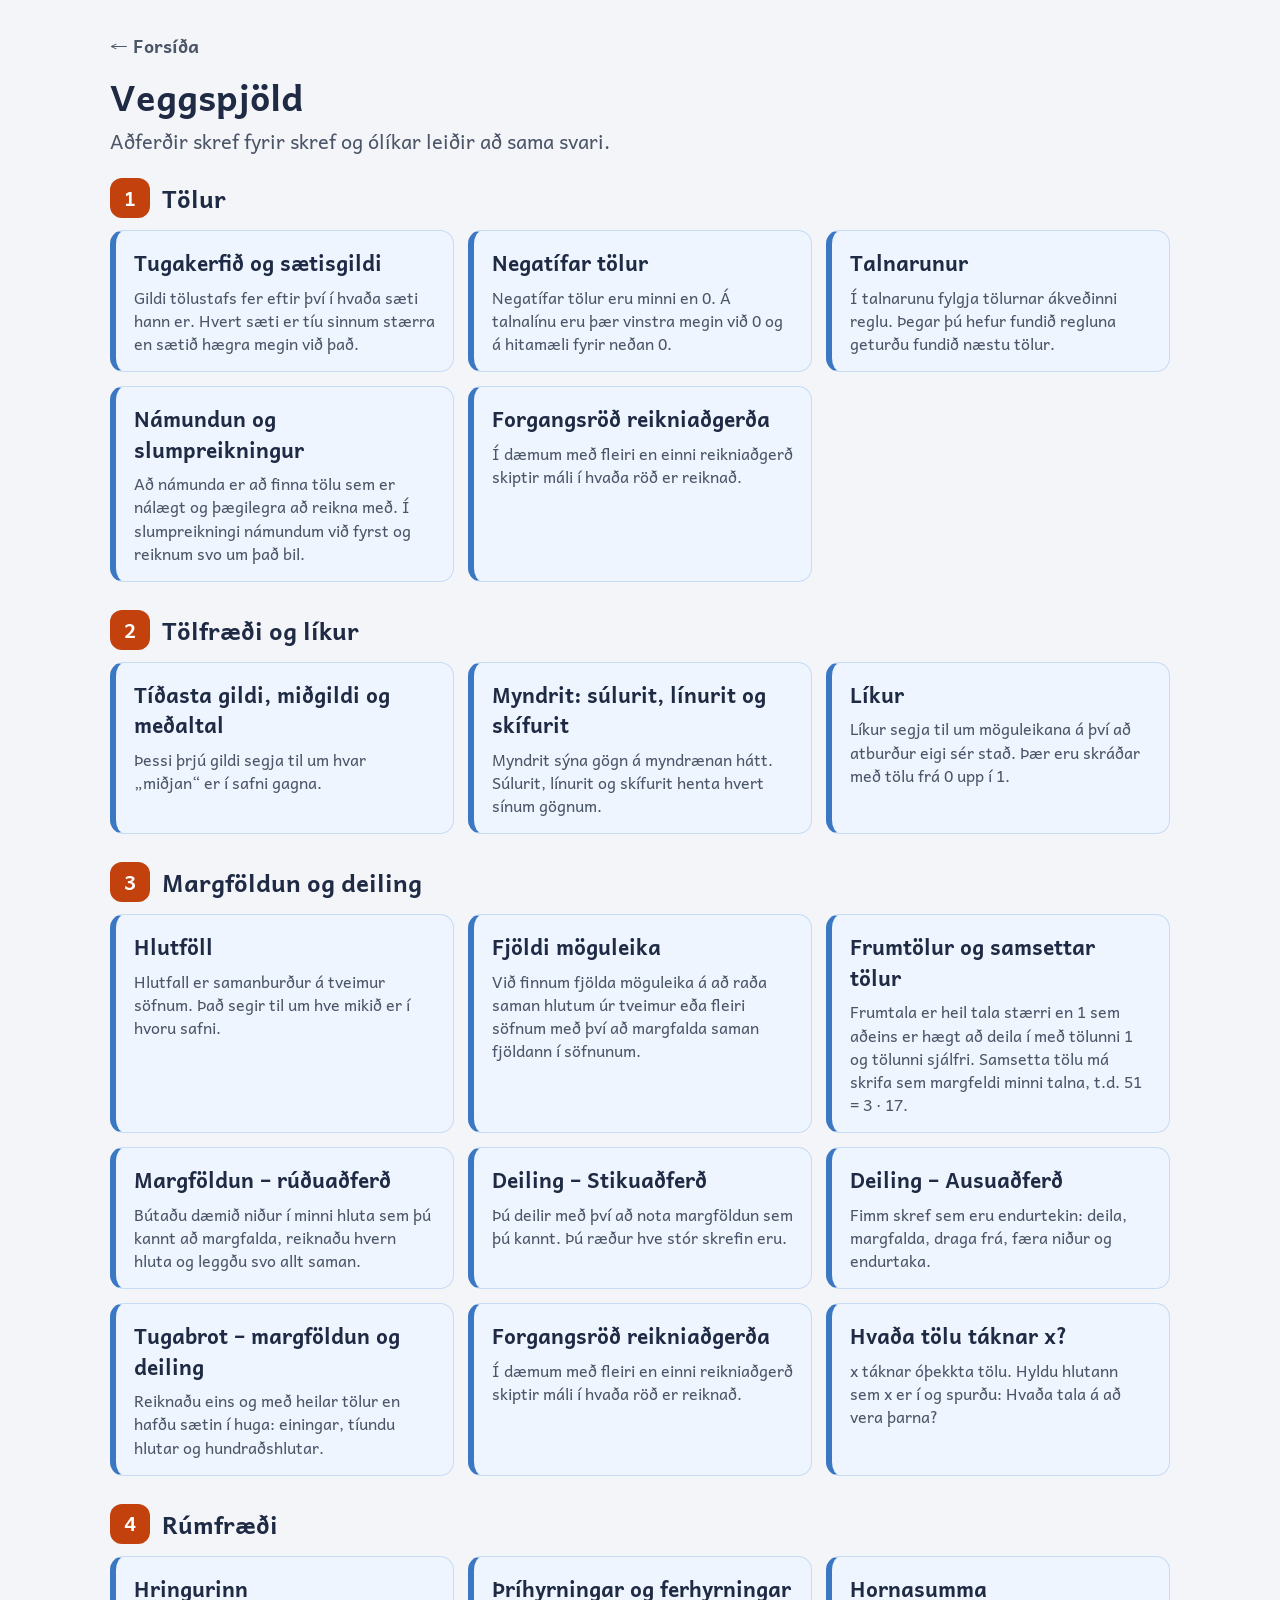
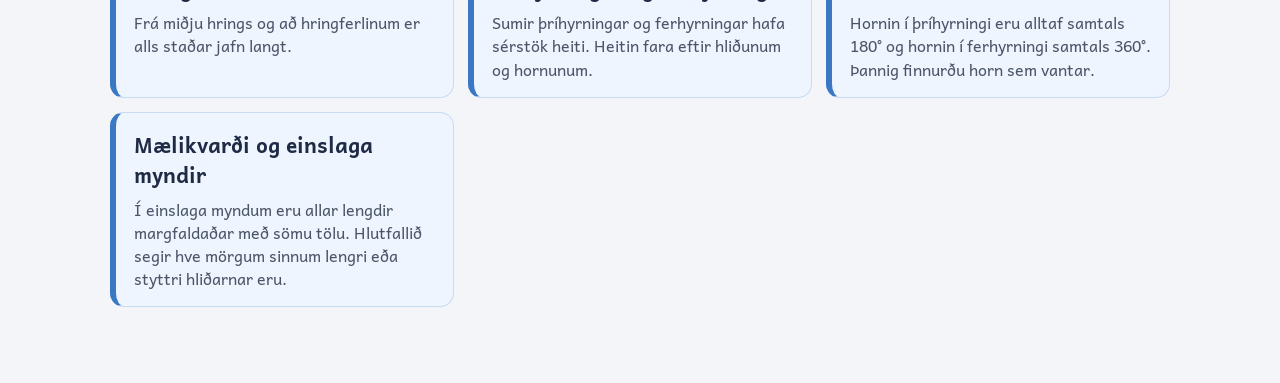
<file: staerdfraedi/prenta.html>
<!doctype html>
<html lang="is">
<head>
<meta charset="utf-8">
<meta name="viewport" content="width=device-width, initial-scale=1">
<title>Prenta veggspjald</title>
<link rel="stylesheet" href="../sameiginlegt.css">
<style id="blad-still"></style>
<style>
/* ---------- Stjórnborð (sést aðeins á skjá) ---------- */
.stika{position:sticky;top:0;z-index:5;background:var(--card);border-bottom:1.5px solid var(--line);padding:10px 20px;display:flex;gap:14px;flex-wrap:wrap;align-items:center}
.stika a{color:var(--muted);font-weight:700;text-decoration:none}
.stika .hopur{display:flex;gap:6px;align-items:center}
.stika .val{font:inherit;font-weight:700;min-height:40px;padding:6px 14px;border-radius:999px;border:1.5px solid var(--line);background:var(--card);color:var(--ink);cursor:pointer}
.stika .val[aria-pressed="true"]{background:var(--ink);border-color:var(--ink);color:#fff}
.stika label{display:inline-flex;gap:6px;align-items:center;font-weight:700;font-size:16px;cursor:pointer}
.stika input{width:18px;height:18px;accent-color:var(--acc)}
.stika .upplys{color:var(--muted);font-size:15px;flex-basis:100%}
.forsyn{padding:24px 20px;overflow:hidden}
.forsyn-innri{transform-origin:top left}

/* ---------- Blaðið ---------- */
.blad{background:#fff;position:relative;overflow:hidden;box-shadow:0 4px 24px rgba(31,42,68,.18)}
.innihald{position:absolute;transform-origin:top left;font-size:17px;line-height:1.4;color:var(--ink)}
.p-haus{display:flex;justify-content:space-between;align-items:flex-end;gap:20px;border-bottom:4px solid var(--acc);padding-bottom:12px;margin-bottom:16px}
.p-haus h1{font-size:46px;line-height:1.1;margin:0}
.p-haus p{font-size:20px;color:var(--muted);margin-top:6px;max-width:1000px}
.p-haus .merki{font-size:15px;font-weight:700;color:var(--acc-dark);white-space:nowrap}
.p-kafli{display:flex;align-items:baseline;gap:6px 14px;flex-wrap:wrap;margin:16px 0 10px}
.p-kafli h2{flex:none;margin:0;font-size:26px;padding-left:12px;border-left:6px solid var(--acc)}
.p-kafli .daemi{font-size:22px;font-weight:700;color:var(--acc-dark);background:var(--acc-bg);border-radius:10px;padding:2px 12px}
.p-kafli p{color:var(--muted);font-size:17px;flex:1 1 300px}
.p-grid{display:grid;gap:12px}
.p-spjald{border:1.5px solid var(--line);border-radius:14px;padding:12px 14px;display:flex;flex-direction:column;gap:8px;background:#fff;min-width:0}
.p-spjald h3{margin:0;font-size:19px;line-height:1.25;display:flex;gap:8px;align-items:center}
.p-spjald .x{font-size:16px}
.nr{flex:none;width:28px;height:28px;border-radius:50%;background:var(--acc);color:#fff;display:inline-flex;align-items:center;justify-content:center;font-size:16px}
.leid-tag{align-self:flex-start;font-size:13px;font-weight:700;color:var(--acc-dark);background:var(--acc-bg);border-radius:999px;padding:2px 10px}
.svar{margin-top:auto;font-weight:700;font-size:17px;border-top:1.5px dashed var(--line);padding-top:8px}
.svar b{color:var(--acc)}
.nidur{margin-top:8px;font-size:17px;font-weight:700;color:var(--acc-dark)}
.samhengi{font-weight:700;font-size:17px}
.villa-box{border-radius:10px;padding:8px 12px;display:flex;flex-direction:column;gap:2px;font-size:17px;font-weight:700}
.villa-box .h{font-size:13px}
.rangt{background:#FDECEC;color:#8A1C1C}
.rett{background:var(--ok-bg);color:#14532D}
.p-villur{display:grid;gap:8px}
.auka-myndir{display:flex;gap:24px;flex-wrap:wrap;justify-content:center;align-items:center}
.p-fot{margin-top:14px;font-size:13px;color:var(--muted);text-align:right}
.innihald .mynd{overflow:visible}

@media print{
  body{background:#fff;margin:0}
  .stika{display:none !important}
  .forsyn{padding:0;overflow:visible}
  .forsyn-innri{transform:none !important;width:auto !important;height:auto !important}
  .blad{box-shadow:none}
  *{-webkit-print-color-adjust:exact;print-color-adjust:exact}
}
</style>
</head>
<body class="fag-staerdfraedi">
<div class="stika">
  <a id="tilbaka" href="veggspjald.html">← Til baka</a>
  <div class="hopur" role="group" aria-label="Blaðstærð">
    <button class="val" type="button" data-s="A3">A3</button>
    <button class="val" type="button" data-s="A4">A4</button>
  </div>
  <label><input type="checkbox" id="chVillur">Algengar villur</label>
  <label id="lbAuka"><input type="checkbox" id="chAuka"><span id="aukaHeiti">Aukaefni</span></label>
  <button class="btn acc" type="button" id="btnPrenta">Prenta</button>
  <p class="upplys" id="upplys"></p>
</div>
<div class="forsyn" id="forsyn"><div class="forsyn-innri" id="forsynInnri"><div class="blad" id="blad"><div class="innihald" id="innihald"></div></div></div></div>

<script src="myndir.js"></script>
<script src="veggspjold.js"></script>
<script>
(function(){
  "use strict";
  var V = window.VEGGSPJOLD || {}, MY = window.MYNDIR, fmt = MY.fmt;
  var id = new URLSearchParams(location.search).get("v"), v = V[id];
  if(!v){ location.replace("veggspjald.html"); return; }
  document.title = "Prenta: " + v.titill;
  document.getElementById("tilbaka").href = "veggspjald.html?v=" + id;

  var MM = 96 / 25.4, SPASSA = Math.round(9 * MM);
  var PAPPIR = {A3:[297, 420], A4:[210, 297]};
  var HAMARKSHAED = 400;  /* Hæsta mynd á blaðinu (í dílum fyrir kvörðun) */
  var LAGMARK = 0.75;   /* Minnsti kvarði svo meginmálið verði ekki undir 9–10 punktum */
  var state = {staerd:"A3", villur:null, auka:null};
  var BOKSTAFIR = "ABCDEFGH";
  var innihald = document.getElementById("innihald");
  var hefurVillur = !!(v.villur && v.villur.length);

  function merkja(s){ return fmt(s).replace(/\[/g, "<b>").replace(/\]/g, "</b>"); }
  function dalkar(n, breidd, minnst){
    var hamark = Math.max(1, Math.floor(breidd / minnst)), radir = Math.ceil(n / hamark);
    return Math.ceil(n / radir);
  }

  /* Byggir blaðið fyrir ákveðna breidd og ákveðið efni */
  function byggja(L, med){
    var h = "<div class=\"p-haus\"><div><h1>" + v.titill + "</h1><p>" + fmt(v.inngangur) + "</p></div><span class=\"merki\">Stuðningur fyrir miðstig</span></div>";
    var n = v.skref.lidir.length;
    h += "<div class=\"p-kafli\"><h2>" + (v.skref.titill || "Skref fyrir skref") + "</h2>" + (v.skref.daemi ? "<span class=\"daemi\">" + fmt(v.skref.daemi) + "</span>" : "") + "</div>";
    h += "<div class=\"p-grid\" style=\"grid-template-columns:repeat(" + dalkar(n, L, 250) + ",minmax(0,1fr))\">";
    v.skref.lidir.forEach(function(s, i){
      h += "<section class=\"p-spjald\"><h3>" + (v.skref.numer === false ? "" : "<span class=\"nr\">" + (i + 1) + "</span>") + s.t + "</h3><p class=\"x\">" + fmt(s.x) + "</p>" + MY.teikna(s.m) + "</section>";
    });
    h += "</div>";
    if(v.auka && med.auka){
      h += "<div class=\"p-kafli\"><h2>" + v.auka.titill + "</h2><p>" + fmt(v.auka.x) + "</p></div>";
      h += "<section class=\"p-spjald\"><div class=\"auka-myndir\">" + MY.teikna(v.auka.m) + "</div></section>";
    }
    if(v.leidir){
    var nl = v.leidir.lidir.length;
    h += "<div class=\"p-kafli\"><h2>Ólíkar leiðir að sama svari</h2><p>" + fmt(v.leidir.x) + "</p></div>";
    h += "<div class=\"p-grid\" style=\"grid-template-columns:repeat(" + dalkar(nl, L, 260) + ",minmax(0,1fr))\">";
    v.leidir.lidir.forEach(function(l, i){
      h += "<section class=\"p-spjald\"><span class=\"leid-tag\">Leið " + BOKSTAFIR[i] + "</span><h3>" + l.t + "</h3><p class=\"x\">" + fmt(l.x) + "</p>" + MY.teikna(l.m) +
           "<p class=\"svar\">" + merkja(l.svar.replace(/(= )?([^=]+)$/, function(m0, eq, last){ return (eq || "") + "[" + last + "]"; })) + "</p></section>";
    });
    h += "</div>";
    if(v.leidir.nidur) h += "<p class=\"nidur\">" + fmt(v.leidir.nidur) + "</p>";
    }
    if(med.villur && hefurVillur){
      h += "<div class=\"p-kafli\"><h2>Algengar villur</h2></div>";
      h += "<div class=\"p-grid\" style=\"grid-template-columns:repeat(" + dalkar(v.villur.length, L, 260) + ",minmax(0,1fr))\">";
      v.villur.forEach(function(w){
        h += "<section class=\"p-spjald\"><h3>" + w.t + "</h3>" + (w.samhengi ? "<p class=\"samhengi\">" + fmt(w.samhengi) + "</p>" : "") +
             "<div class=\"p-villur\"><div class=\"villa-box rangt\"><span class=\"h\">✗ Rangt</span>" + w.rangt.map(function(l){ return "<span>" + fmt(l) + "</span>"; }).join("") + "</div>" +
             "<div class=\"villa-box rett\"><span class=\"h\">✓ Rétt</span>" + w.rett.map(function(l){ return "<span>" + fmt(l) + "</span>"; }).join("") + "</div></div>" +
             (w.m ? MY.teikna(w.m) : "") + "<p class=\"x\">" + fmt(w.x) + "</p></section>";
      });
      h += "</div>";
    }
    return h + "<p class=\"p-fot\">Stika 3a</p>";
  }

  /* Minnkar myndir sem eru breiðari en spjaldið sem þær eru í */
  function fellaMyndir(){
    innihald.querySelectorAll(".mynd").forEach(function(el){
      el.style.zoom = "";
      var b = el.parentElement.clientWidth - 4, w = 0;
      Array.prototype.forEach.call(el.children, function(c){ w = Math.max(w, c.getBoundingClientRect().width); });
      var hh = el.getBoundingClientRect().height, z = 1;
      if(w > b && b > 0) z = b / w;
      if(hh * z > HAMARKSHAED) z = HAMARKSHAED / hh;   /* Mjög háar myndir, t.d. löng deiling, eru minnkaðar */
      if(z < 1) el.style.zoom = String(Math.max(0.4, z));
    });
  }
  function maela(L, med){
    innihald.style.transform = "none"; innihald.style.width = L + "px";
    innihald.innerHTML = byggja(L, med);
    fellaMyndir();
    return innihald.scrollHeight;
  }

  /* Finnur stefnu blaðs og breidd sem gefa stærst letur og passa á eina síðu */
  function besta(med){
    var p = PAPPIR[state.staerd], best = null;
    [["liggjandi", p[1], p[0]], ["standandi", p[0], p[1]]].forEach(function(st){
      var bw = st[1] * MM - 2 * SPASSA, bh = st[2] * MM - 2 * SPASSA;
      for(var L = 1100; L <= 2300; L += 150){
        var H = maela(L, med), s = Math.min(bw / L, bh / H);
        if(!best || s > best.s) best = {s:s, L:L, H:H, stefna:st[0], w:st[1], h:st[2], bw:bw, bh:bh, med:med};
      }
    });
    return best;
  }
  function velja(){
    var hefurAuka = !!v.auka, kostir = [];
    var villurValkostir = !hefurVillur ? [false] : (state.villur === null ? [true, false] : [state.villur]);
    var aukaValkostir = !hefurAuka ? [false] : (state.auka === null ? [true, false] : [state.auka]);
    villurValkostir.forEach(function(vi){ aukaValkostir.forEach(function(au){ kostir.push({villur:vi, auka:au}); }); });
    var nidurstodur = kostir.map(besta);
    /* Velja fyrsta kostinn (mest efni) þar sem letrið er nógu stórt, annars þann með stærsta letrið */
    var val = nidurstodur.filter(function(r){ return r.s >= LAGMARK; })[0];
    if(!val) val = nidurstodur.reduce(function(a, b){ return b.s > a.s ? b : a; });
    return val;
  }

  function teikna(){
    var r = velja();
    maela(r.L, r.med);
    var s = r.s, Wpx = r.w * MM, Hpx = r.h * MM;
    var blad = document.getElementById("blad");
    blad.style.width = Wpx + "px"; blad.style.height = (Hpx - 2) + "px";
    innihald.style.transform = "scale(" + s + ")";
    innihald.style.left = (SPASSA + (r.bw - r.L * s) / 2) + "px";
    innihald.style.top = (SPASSA + (r.bh - r.H * s) / 2) + "px";
    document.getElementById("blad-still").textContent = "@page{size:" + state.staerd + " " + (r.stefna === "liggjandi" ? "landscape" : "portrait") + ";margin:0}";
    document.getElementById("chVillur").checked = r.med.villur;
    document.getElementById("chVillur").parentElement.hidden = !hefurVillur;
    document.getElementById("chAuka").checked = r.med.auka;
    document.getElementById("lbAuka").hidden = !v.auka;
    if(v.auka) document.getElementById("aukaHeiti").textContent = v.auka.titill;
    document.querySelectorAll(".stika .val").forEach(function(b){ b.setAttribute("aria-pressed", String(b.getAttribute("data-s") === state.staerd)); });
    var pt = Math.round(17 * s * 0.75 * 10) / 10;
    var sleppt = [];
    if(hefurVillur && !r.med.villur) sleppt.push("Algengum villum");
    if(v.auka && !r.med.auka) sleppt.push("„" + v.auka.titill + "“");
    document.getElementById("upplys").textContent = state.staerd + " " + r.stefna + " · meginmál um " + String(pt).replace(".", ",") + " pt" +
      (sleppt.length ? " · " + sleppt.join(" og ") + " sleppt svo letrið verði ekki of smátt" : " · allt efnið kemst fyrir") + ".";
    forsyn();
  }
  function forsyn(){
    var blad = document.getElementById("blad"), inn = document.getElementById("forsynInnri");
    var w = blad.offsetWidth, h = blad.offsetHeight, k = Math.min(1, (document.getElementById("forsyn").clientWidth - 4) / w);
    inn.style.transform = "scale(" + k + ")"; inn.style.width = w + "px"; inn.style.height = (h * k) + "px";
  }

  document.querySelectorAll(".stika .val").forEach(function(b){
    b.addEventListener("click", function(){ state.staerd = b.getAttribute("data-s"); state.villur = null; state.auka = null; teikna(); });
  });
  document.getElementById("chVillur").addEventListener("change", function(e){ state.villur = e.target.checked; teikna(); });
  document.getElementById("chAuka").addEventListener("change", function(e){ state.auka = e.target.checked; teikna(); });
  document.getElementById("btnPrenta").addEventListener("click", function(){ window.print(); });
  window.addEventListener("resize", forsyn);
  (document.fonts && document.fonts.ready ? document.fonts.ready : Promise.resolve()).then(teikna);
})();
</script>
</body>
</html>
</file>
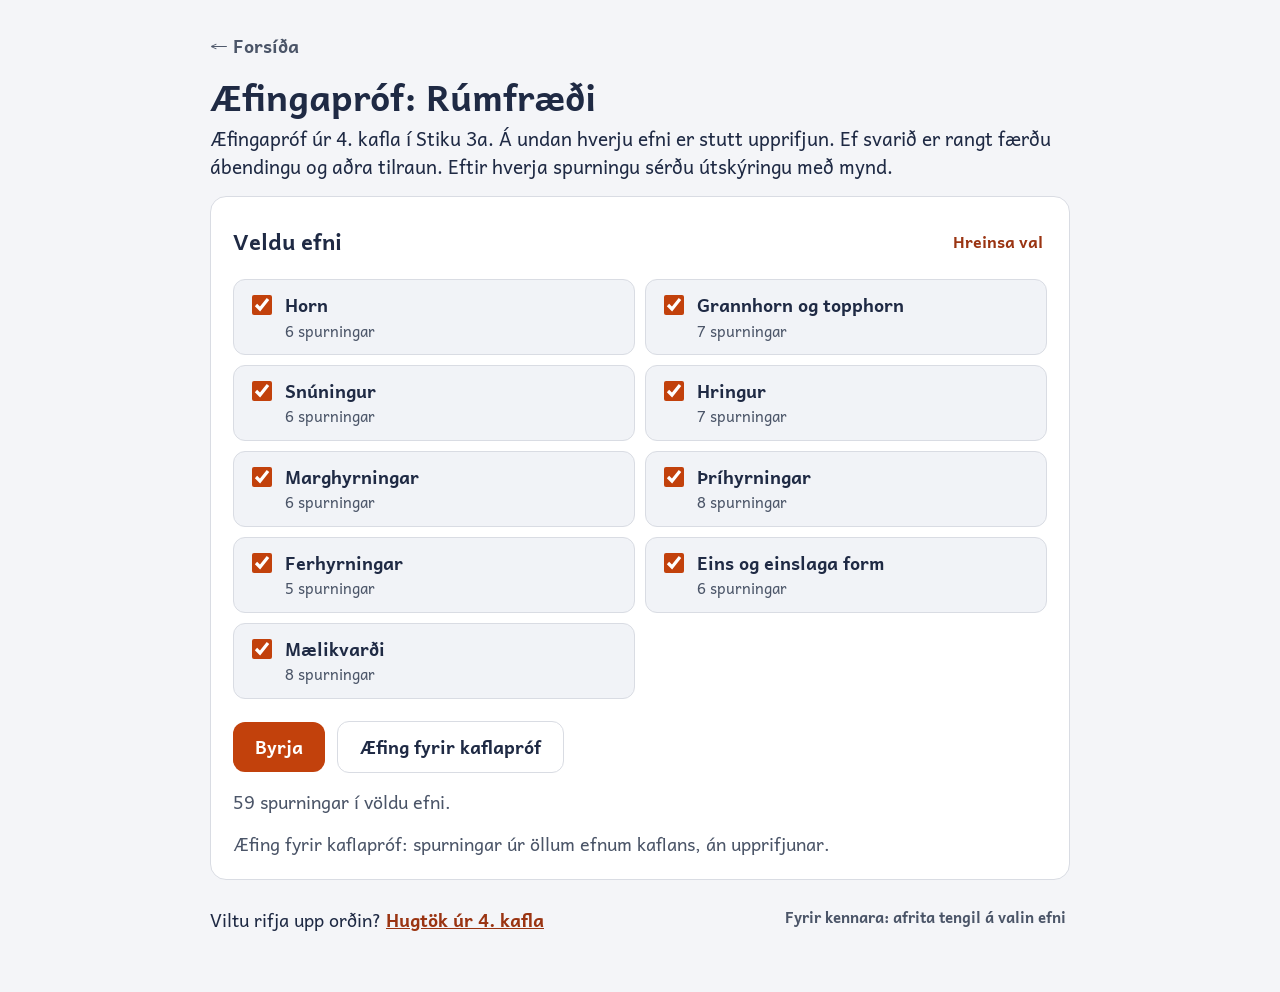
<file: staerdfraedi/rumfraedi.html>
<!doctype html>
<html lang="is">
<head>
<meta charset="utf-8">
<meta name="viewport" content="width=device-width, initial-scale=1">
<title>Æfingapróf: Rúmfræði</title>
<link rel="stylesheet" href="../sameiginlegt.css">
<link rel="stylesheet" href="leikjarammi.css">
<style>
.wrap{max-width:900px}
.top{display:flex;justify-content:space-between;align-items:flex-end;gap:16px;flex-wrap:wrap;margin-bottom:20px}
.start-grid{display:grid;grid-template-columns:minmax(0,1.4fr) minmax(0,1fr);gap:20px}
.topics{display:flex;flex-wrap:wrap;gap:10px}
.topic{font:inherit;font-weight:700;min-height:44px;padding:8px 16px;border-radius:999px;border:2px solid var(--line);background:var(--card);color:var(--ink);cursor:pointer}
.topic[aria-pressed="true"]{border-color:var(--acc);background:var(--acc-bg);color:var(--acc-dark)}
.howto{margin:0;padding-left:22px;display:flex;flex-direction:column;gap:6px}
.tip{font-size:16px;color:var(--muted)}

.bar{height:10px;background:var(--line);border-radius:999px;overflow:hidden}
.bar span{display:block;height:100%;background:var(--acc);border-radius:999px;transition:width .3s}
.tag{align-self:flex-start;background:var(--acc-bg);color:var(--acc-dark);border-radius:999px;padding:4px 12px;font-size:15px;font-weight:700}
.question{margin:0;font-size:26px;line-height:1.4}
.options{display:grid;grid-template-columns:repeat(2,minmax(0,1fr));gap:12px}
.opt{font:inherit;font-size:20px;text-align:left;min-height:60px;padding:12px 18px;border-radius:14px;border:2px solid var(--line);background:var(--card);color:var(--ink);cursor:pointer;display:flex;justify-content:space-between;align-items:center;gap:10px}
.opt:hover:not(:disabled){border-color:var(--acc)}
.opt:disabled{cursor:default}
.opt.wrong{border-color:var(--acc-line);background:var(--acc-bg);color:var(--acc-dark);text-decoration:line-through}
.opt.right{border-color:var(--ok);background:var(--ok-bg);color:#14532D;font-weight:700}
.opt.faded{opacity:.5}
.mark{font-weight:700;flex:none}
.answer-row{display:flex;gap:10px;flex-wrap:wrap}
.answer-row input{font-family:'Andika',sans-serif;font-size:26px;font-weight:700;width:220px;padding:8px 14px;border:2px solid var(--line);border-radius:12px;color:var(--ink);min-height:56px}
.answer-row input.right{border-color:var(--ok);background:var(--ok-bg)}
.answer-row input.wrong{border-color:var(--acc-line);background:var(--acc-bg)}
.err{font-size:15px;color:var(--acc-dark);min-height:20px}

.fb{border-radius:16px;padding:20px 22px;display:flex;flex-direction:column;gap:12px}
.fb.hint{background:var(--card);border:2px dashed var(--acc-line)}
.fb.good{background:var(--ok-bg);border:1.5px solid var(--ok-line)}
.fb.bad{background:var(--acc-bg);border:1.5px solid var(--acc-line)}
.fb-title{margin:0;font-size:22px;font-weight:700}
.fb.good .fb-title{color:#14532D}
.fb.bad .fb-title,.fb.hint .fb-title{color:var(--acc-dark)}
.fb-lines{margin:0;padding:0;list-style:none;display:flex;flex-direction:column;gap:6px}
.visual{background:#fff;border:1px solid #E1E4EA;border-radius:12px;padding:14px;overflow-x:auto;display:flex;flex-direction:column;gap:14px;align-items:center}
.visual svg{display:block;max-width:100%;height:auto}

/* Almenn brot */
.frac{display:inline-flex;flex-direction:column;align-items:center;vertical-align:middle;line-height:1;margin:0 2px;font-size:.85em}
.frac span:first-child{border-bottom:2px solid currentColor;padding:0 3px 2px}
.frac span:last-child{padding:2px 3px 0}

/* Talnaspjöld (miðgildi) */
.cards{display:flex;flex-wrap:wrap;gap:8px;justify-content:center}
.card-n{min-width:56px;min-height:56px;padding:6px 10px;border:2px solid var(--line);border-radius:12px;display:flex;align-items:center;justify-content:center;font-size:26px;font-weight:700;background:#fff}
.card-n.out{color:#AEB5C2;border-color:#E5E8EE;text-decoration:line-through}
.card-n.hl{border-color:var(--acc);background:var(--acc-bg);color:var(--acc-dark)}
.cards-cap{font-size:15px;color:var(--muted);text-align:center}

/* Tíðnitafla */
.ft{border-collapse:collapse;font-size:20px}
.ft th{font-size:15px;color:var(--muted);text-align:left;padding:8px 14px;border-bottom:2px solid var(--line)}
.ft td{padding:6px 14px;border-bottom:1px solid var(--line);font-weight:700}
.ft tr.hl td{background:var(--acc-bg);color:var(--acc-dark)}
.ft tr.sum td{border-top:2px solid var(--ink);border-bottom:0}
.ft td.q{color:var(--acc)}

/* Poki og teningur */
.bag{display:flex;flex-wrap:wrap;gap:10px;justify-content:center;max-width:300px;padding:18px 22px;border:3px solid #8B6F47;border-radius:24px 24px 60px 60px;background:#F7F1E8}
.ball{width:40px;height:40px;border-radius:50%;border:2px solid rgba(0,0,0,.15)}
.ball.dim{opacity:.3}
.ball.on{outline:4px solid var(--acc);outline-offset:2px}
.dice{display:flex;flex-wrap:wrap;gap:10px;justify-content:center}


/* Hlutföll */
.balls{display:flex;flex-wrap:wrap;gap:8px;justify-content:center}
.groups{display:flex;flex-wrap:wrap;gap:12px;justify-content:center}
.group{display:flex;flex-wrap:wrap;gap:6px;padding:10px;border:2px dashed var(--acc);border-radius:14px;max-width:120px;justify-content:center;background:var(--acc-bg)}
.group .ball{width:28px;height:28px}
.balls .ball{width:32px;height:32px}
.cap{font-size:15px;color:var(--muted);text-align:center;margin:0}
/* Möguleikar */
.mg{border-collapse:collapse;font-size:17px}
.mg th{padding:6px 10px;color:var(--muted);font-size:15px}
.mg td{width:64px;height:44px;text-align:center;border:1px solid var(--line);font-weight:700}
.mg td.on{background:var(--acc-bg);color:var(--acc-dark)}
.mg td.off{background:#F4F5F8;color:#AEB5C2}
/* Þættir */
.factors{display:flex;flex-wrap:wrap;gap:14px;justify-content:center}
.factor{display:flex;flex-direction:column;align-items:center;gap:8px;padding:12px 16px;border:2px solid var(--line);border-radius:14px;min-width:120px}
.fnum{font-size:30px;font-weight:700}
.pairs{display:flex;flex-direction:column;gap:4px;align-items:center}
.pairs span{background:var(--soft);border-radius:8px;padding:2px 10px;font-weight:700}
.flist{font-size:15px;color:var(--muted)}
.ftag{font-size:14px;font-weight:700;border-radius:999px;padding:3px 10px}
.ftag.prime{background:var(--acc-bg);color:var(--acc-dark)}
.ftag.comp{background:var(--soft);color:var(--muted)}
/* Deiling: sama uppsetning og í aðferðinni Deiling – Stikuaðferð */
.board{display:grid;grid-template-columns:140px 84px 160px;grid-auto-rows:46px;justify-content:center;font-size:28px;font-weight:700;color:var(--ink);padding:12px;background-color:#fff;background-image:linear-gradient(var(--grid) 1px,transparent 1px),linear-gradient(90deg,var(--grid) 1px,transparent 1px);background-size:22px 22px;border-radius:10px}
.board .n{display:flex;justify-content:space-between;align-items:center;padding:0 12px 0 4px}
.board .d{display:flex;align-items:center;padding-left:8px}
.board .r{display:flex;justify-content:space-between;align-items:center;border-left:3px solid var(--ink);padding:0 6px 0 12px}
.board .u{border-bottom:2.5px solid currentColor}
.board .uu{border-bottom:6px double currentColor}
.board .hl{color:var(--acc-dark)}
.board .ans{color:var(--acc)}
.board .afg{font-size:18px}
.qbox{display:inline-block;min-width:36px;text-align:center;border:2px dashed var(--acc);border-radius:6px;background:var(--acc-bg);color:var(--acc);line-height:34px}
@media (max-width:420px){ .board{grid-template-columns:110px 70px 130px;font-size:22px;grid-auto-rows:40px} }
/* Skref í útreikningi */
.steps{display:flex;flex-direction:column;gap:8px;align-items:flex-start;margin:0 auto;width:max-content;max-width:100%}
.step{display:flex;gap:14px;align-items:baseline;flex-wrap:wrap}
.step .expr{font-size:26px;font-weight:700;white-space:nowrap}
.step .expr .eq{color:var(--muted)}
.step .expr mark{background:var(--acc-bg);color:var(--acc-dark);border-radius:6px;padding:0 4px}
.step .note{font-size:15px;color:var(--muted)}
.fb-lines a{color:var(--acc-dark);font-weight:700}

.next-row{display:flex;justify-content:flex-end}
table.res-table{border-collapse:collapse;width:100%;font-size:17px}
.res-table th,.res-table td{text-align:left;padding:10px 12px;border-bottom:1px solid var(--line)}
.res-table th{font-size:15px;color:var(--muted)}
.status{font-weight:700;border-radius:999px;padding:3px 10px;font-size:14px;white-space:nowrap}
.s1{background:var(--ok-bg);color:#14532D}
.s2{background:#FEF6DD;color:#7A5200}
.s3{background:var(--acc-bg);color:var(--acc-dark)}
.table-wrap{overflow-x:auto}
.stats{display:grid;grid-template-columns:repeat(3,minmax(0,1fr));gap:12px}
.stat{border-radius:14px;padding:14px 16px;display:flex;flex-direction:column;gap:2px}
.stat b{font-size:32px;line-height:1.1}

@media (max-width:760px){
  .start-grid,.options{grid-template-columns:minmax(0,1fr)}
  .question{font-size:22px}
  .stats{grid-template-columns:minmax(0,1fr)}
}
</style>
</head>
<body class="fag-staerdfraedi">
<div class="wrap">
<a class="heim" href="../index.html">← Forsíða</a>

<!-- Upphafsskjár (teiknaður af leikjarammi.js) -->
<section id="upphaf"></section>

<!-- Leikjaskjár -->
<section id="leikur" class="hidden">
  <div class="stack">
    <div class="row" style="justify-content:space-between">
      <p class="muted" id="progress"></p>
      <button class="btn ghost" id="btnQuit">Hætta</button>
    </div>
    <div class="bar" aria-hidden="true"><span id="barFill" style="width:0%"></span></div>
    <div class="card stack" id="qCard">
      <span class="tag" id="qTopic"></span>
      <p class="question" id="qText"></p>
      <div id="qVisual"></div>
      <div class="options" id="options"></div>
      <form class="answer-row hidden" id="answerForm" autocomplete="off">
        <label for="answer" class="sr-only">Svar</label>
        <input id="answer" inputmode="decimal" autocomplete="off">
        <button class="btn acc" type="submit">Athuga</button>
      </form>
      <p class="err" id="inputErr" role="status"></p>
      <div class="row"><button class="btn ghost" id="btnHint">Fá ábendingu</button><button class="btn ghost" id="btnRecap">Upprifjun</button></div>
    </div>
    <div id="feedback" aria-live="polite"></div>
    <div class="next-row hidden" id="nextRow"><button class="btn acc" id="btnNext">Næsta spurning</button></div>
  </div>
</section>

<!-- Niðurstöður (teiknaðar af leikjarammi.js) -->
<section id="lok" class="hidden"></section>
</div>

<script src="leikjarammi.js"></script>
<script>
(function(){
  "use strict";
  var $ = function(id){ return document.getElementById(id); };

  /* ================= SPURNINGABANKI =================
     tegund: "val" (fjölval) eða "skrifa" (nemandi skrifar svar)
     syna: mynd sem fylgir spurningunni sjálfri
     abMynd: mynd í ábendingu · mynd: mynd í útskýringu (má vera listi) */
  var EFNI = ["Horn","Grannhorn og topphorn","Snúningur","Hringur","Marghyrningar","Þríhyrningar","Ferhyrningar","Eins og einslaga form","Mælikvarði"];

  /* Form úr æfingasíðum og prófi (hnit í cm) */
  var FIMM_A = fimmhyrningur(11, 88, 92, 6.5, 5, 6, 7);
  var FIMM_B = fimmhyrningur(22, 88, 92, 13, 10, 12, 14);
  var FIMM_C = fimmhyrningur(22, 95, 75, 12, 15, 13, 14);
  var FERH_1 = (function(){ var D = [5*Math.cos(50*Math.PI/180), 5*Math.sin(50*Math.PI/180)]; return [[0,0],[3,0],hringskurdur([3,0], 4, D, 2, false), D]; })();
  var FERH_2 = FERH_1.map(function(p){ return [p[0]*6, p[1]*6]; });
  var FERH_470 = [[0,0],[6,0],[6,6.7],[0,2.5]];
  var FERH_494 = [[0,0],[10,0],[10,6.5],[3.4*Math.cos(55*Math.PI/180), 3.4*Math.sin(55*Math.PI/180)]];

  /* Röð: efni fyrir efni, auðveldast fyrst og erfiðast síðast */
  var SPURNINGAR = [
    /* ---------- Horn ---------- */
    { efni:"Horn", tegund:"val",
      texti:"Í hve margar gráður er heilum hring skipt?",
      svor:["360°","180°","90°","100°"], rett:0,
      abending:"Hálfur hringur er 180°. Hvað er þá heill hringur?",
      utskyring:["Heilum hring er skipt í 360°.","Hálfur hringur er 180° og fjórðungur úr hring er 90°."],
      mynd:{teg:"geiri", n:4, merkt:0, gildi:"90°"} },

    { efni:"Horn", tegund:"val",
      texti:"Hornið er 125°. Hvers konar horn er það?",
      syna:{teg:"horn", horn:125, merki:"125°"},
      svor:["Gleitt horn","Hvasst horn","Rétt horn"], rett:0,
      abending:"Berðu hornið saman við rétt horn, sem er 90°.",
      abMynd:{teg:"horn", horn:125, merki:"125°", vidmid90:true},
      utskyring:["Rétt horn er 90°. Hvasst horn er minna en 90° og gleitt horn er stærra en 90°.","125° er stærra en 90°, svo hornið er gleitt."],
      mynd:{teg:"horn", horn:125, merki:"125°", vidmid90:true} },

    { efni:"Horn", tegund:"val", stutt:"Lestu af gráðuboga (gleitt horn)",
      texti:"Hve stórt er hornið?",
      syna:{teg:"gradubogi", horn:130},
      svor:["130°","50°","180°","120°"], rett:0,
      abending:"Finndu 0 á þeim kvarða sem byrjar við neðri arm hornsins. Lestu af sama kvarða þar sem hinn armurinn sker gráðubogann.",
      abMynd:{teg:"gradubogi", horn:130, nullMerki:true},
      utskyring:["Neðri armurinn liggur við 0 á innri kvarðanum.","Á innri kvarðanum sker hinn armurinn gráðubogann við 130°.","Hornið er gleitt, stærra en 90°. Svarið 50° er lesið af röngum kvarða."],
      mynd:{teg:"gradubogi", horn:130, lesa:true} },

    { efni:"Horn", tegund:"skrifa", stutt:"Lestu af gráðuboga (hvasst horn)",
      texti:"Hve stórt er hornið?",
      syna:{teg:"gradubogi", horn:60},
      tekid:["60"], svar:"60°",
      abending:"Finndu 0 á þeim kvarða sem byrjar við neðri arm hornsins. Hornið er hvasst, svo það er minna en 90°.",
      abMynd:{teg:"gradubogi", horn:60, nullMerki:true},
      utskyring:["Neðri armurinn liggur við 0 á innri kvarðanum.","Hinn armurinn sker innri kvarðann við 60°.","Talan 120 á ytri kvarðanum á ekki við, því hornið er hvasst."],
      mynd:{teg:"gradubogi", horn:60, lesa:true} },

    { efni:"Horn", tegund:"skrifa",
      texti:"80° horn er helmingað. Hve stórt verður hvort hornið?",
      syna:{teg:"horn", horn:80, helminga:true, spurn:true},
      tekid:["40"], svar:"40°",
      abending:"Að helminga horn er að skipta því í tvö jafn stór horn.",
      utskyring:["80° : 2 = 40°","Bæði hornin verða 40°."],
      mynd:{teg:"horn", horn:80, helminga:true} },

    { efni:"Horn", tegund:"skrifa",
      texti:"Hornið a er 130°. Hve stórt er hornið b?",
      syna:{teg:"hornUtan", horn:130, a:"a = 130°", b:"b = ?", merkt:"b"},
      tekid:["230"], svar:"230°",
      abending:"Hornin a og b ná saman allan hringinn í kringum oddpunktinn. Hve margar gráður eru í heilum hring?",
      utskyring:["Hornin a og b eru samtals 360°.","360° − 130° = 230°"],
      mynd:{teg:"hornUtan", horn:130, a:"a = 130°", b:"b = 230°", merkt:"b"} },

    /* ---------- Grannhorn og topphorn ---------- */
    { efni:"Grannhorn og topphorn", tegund:"skrifa", stutt:"Hve stórt er hitt hornið? (60°)",
      texti:"Hve stórt er hitt hornið?",
      syna:{teg:"grannhorn", t:120, haegri:"a", vinstri:"60°", merkt:"h"},
      tekid:["120"], svar:"120°",
      abending:"Hornin liggja hlið við hlið á beinu striki. Þau eru grannhorn. Hve margar gráður eru grannhorn samtals?",
      utskyring:["Grannhorn eru samtals 180°.","180° − 60° = 120°"],
      mynd:{teg:"grannhorn", t:120, haegri:"a = 120°", vinstri:"60°", merkt:"h"} },

    { efni:"Grannhorn og topphorn", tegund:"skrifa", stutt:"Hve stórt er hitt hornið? (123°)",
      texti:"Hve stórt er hitt hornið?",
      syna:{teg:"grannhorn", t:57, haegri:"b", vinstri:"123°", merkt:"h"},
      tekid:["57"], svar:"57°",
      abending:"Grannhorn eru samtals 180°.",
      utskyring:["180° − 123° = 57°","Hornið b er hvasst, minna en 90°."],
      mynd:{teg:"grannhorn", t:57, haegri:"b = 57°", vinstri:"123°", merkt:"h"} },

    { efni:"Grannhorn og topphorn", tegund:"val",
      texti:"Hve stórt er hornið d?",
      syna:{teg:"grannhorn", t:15, haegri:"15°", vinstri:"d", merkt:"v"},
      svor:["165°","15°","75°","185°"], rett:0,
      abending:"Hornið d og 15° hornið liggja hlið við hlið á beinu striki. Saman eru þau 180°.",
      utskyring:["180° − 15° = 165°","Hornið d er gleitt."],
      mynd:{teg:"grannhorn", t:15, haegri:"15°", vinstri:"d = 165°", merkt:"v"} },

    { efni:"Grannhorn og topphorn", tegund:"val",
      texti:"Tvö bein strik skerast. Hve stór eru hornin b, c og d?",
      syna:{teg:"topphorn", t:30, merki:["30°","b","c","d"], merkt:[1,2,3]},
      svor:["b = 150°, c = 30°, d = 150°","b = 30°, c = 150°, d = 30°","b = 60°, c = 30°, d = 60°","b = 150°, c = 150°, d = 30°"], rett:0,
      abending:"Hornið c snýr beint á móti 30° horninu. Hornin b og d liggja hlið við hlið við 30° hornið á beinu striki.",
      utskyring:["c og 30° hornið eru topphorn. Topphorn eru jafn stór: c = 30°.","b og d eru grannhorn við 30° hornið: 180° − 30° = 150°."],
      mynd:{teg:"topphorn", t:30, merki:["30°","b = 150°","c = 30°","d = 150°"], merkt:[1,2,3]} },

    { efni:"Grannhorn og topphorn", tegund:"skrifa", stutt:"Tvö strik skerast (85°). Hornið b?",
      texti:"Tvö bein strik skerast. Hve stórt er hornið b?",
      syna:{teg:"topphorn", t:85, merki:["85°","b","c","d"], merkt:[1]},
      tekid:["95"], svar:"95°",
      abending:"Hornið b og 85° hornið liggja hlið við hlið á beinu striki.",
      utskyring:["b og 85° hornið eru grannhorn: 180° − 85° = 95°.","Topphornin eru jafn stór: c = 85° og d = 95°."],
      mynd:{teg:"topphorn", t:85, merki:["85°","b = 95°","c = 85°","d = 95°"], merkt:[1]} },

    { efni:"Grannhorn og topphorn", tegund:"val",
      texti:"Tvö bein strik skerast og eitt hornið er 90°. Hve stór eru hin hornin þrjú?",
      svor:["Öll 90°","90°, 45° og 45°","90°, 180° og 0°"], rett:0,
      abending:"Hvert er grannhornið við 90° horn? Hvað vitum við um topphorn?",
      utskyring:["Grannhornið er 180° − 90° = 90°.","Topphornin eru jafn stór, svo öll fjögur hornin eru 90°.","Strikin eru hornrétt hvort á annað."],
      mynd:{teg:"topphorn", t:90, merki:["90°","90°","90°","90°"], merkt:[]} },

    { efni:"Grannhorn og topphorn", tegund:"skrifa", stutt:"Tvö strik skerast (129,5°). Hornið a?",
      texti:"Tvö bein strik skerast. Hve stórt er hornið a?",
      syna:{teg:"topphorn", t:129.5, merki:["b","a","129,5°","c"], merkt:[1]},
      tekid:["50,5"], svar:"50,5°",
      abending:"Hornið a og 129,5° hornið liggja hlið við hlið á beinu striki. Þau eru samtals 180°.",
      utskyring:["180° − 129,5° = 50,5°","Topphornin eru jafn stór: c = 50,5° og b = 129,5°."],
      mynd:{teg:"topphorn", t:129.5, merki:["b = 129,5°","a = 50,5°","129,5°","c = 50,5°"], merkt:[1]} },

    /* ---------- Snúningur ---------- */
    { efni:"Snúningur", tegund:"val",
      texti:"Í hvaða átt snúast vísarnir á klukku?",
      syna:{teg:"klukka", til:3},
      svor:["Réttsælis","Rangsælis"], rett:0,
      abending:"Skoðaðu örina á klukkunni. Snúningur í þá átt sem vísarnir fara hefur sérstakt heiti.",
      utskyring:["Vísarnir snúast réttsælis.","Snúningur í öfuga átt kallast rangsælis."],
      mynd:{teg:"klukka", til:3, gildi:true} },

    { efni:"Snúningur", tegund:"skrifa",
      texti:"Um hve margar gráður snýst hjólið frá punkti A til punkts B?",
      syna:{teg:"hjol"},
      tekid:["90"], svar:"90°",
      abending:"Lestu af kvarðanum á hjólinu. A er við 0°. Við hvaða tölu er B?",
      utskyring:["A er við 0° og B er við 90°.","90° − 0° = 90°","Það er fjórðungur úr hring."],
      mynd:{teg:"hjol", fra:"A", til:"B"} },

    { efni:"Snúningur", tegund:"skrifa", stutt:"Snúningur milli stilka (6 stilkar)",
      texti:"Hve margar gráður er snúningurinn frá einum stilk til þess næsta?",
      syna:{teg:"stilkar", n:6},
      tekid:["60"], svar:"60°",
      abending:"Teldu stilkana. Heill hringur, 360°, skiptist jafnt á milli þeirra.",
      utskyring:["Stilkarnir eru 6.","360° : 6 = 60°"],
      mynd:{teg:"stilkar", n:6, gildi:true} },

    { efni:"Snúningur", tegund:"val", stutt:"Snúningur milli stilka (8 stilkar)",
      texti:"Hve margar gráður er snúningurinn frá einum stilk til þess næsta?",
      syna:{teg:"stilkar", n:8},
      svor:["45°","40°","60°","90°"], rett:0,
      abending:"Teldu stilkana. Heill hringur, 360°, skiptist jafnt á milli þeirra.",
      utskyring:["Stilkarnir eru 8.","360° : 8 = 45°"],
      mynd:{teg:"stilkar", n:8, gildi:true} },

    { efni:"Snúningur", tegund:"skrifa",
      texti:"Hve margar gráður eru frá punkti B til punkts E?",
      syna:{teg:"hjol"},
      tekid:["190"], svar:"190°",
      abending:"Farðu frá B í áttina sem örin sýnir þar til þú kemur að E. B er við 90°. Við hvaða tölu er E?",
      utskyring:["B er við 90° og E er við 280°.","280° − 90° = 190°"],
      mynd:{teg:"hjol", fra:"B", til:"E"} },

    { efni:"Snúningur", tegund:"val",
      texti:"Hve margar gráður eru frá punkti E til punkts B?",
      syna:{teg:"hjol"},
      svor:["170°","190°","280°","90°"], rett:0,
      abending:"Farðu frá E í áttina sem örin sýnir. Þú ferð fram hjá 0° áður en þú kemur að B.",
      utskyring:["Frá E að 360° eru 360° − 280° = 80°.","Frá 0° að B eru 90°.","80° + 90° = 170°","Frá B til E og frá E til B eru samtals 190° + 170° = 360°."],
      mynd:{teg:"hjol", fra:"E", til:"B"} },

    /* ---------- Hringur ---------- */
    { efni:"Hringur", tegund:"val", stutt:"Hvað kallast strikið? (geisli)",
      texti:"Hvað kallast appelsínugula strikið?",
      syna:{teg:"hringur", strik:["geisli"], merkt:"geisli"},
      svor:["Geisli","Þvermál","Hringferill","Geiri"], rett:0,
      abending:"Strikið liggur frá miðju hringsins út að hringferlinum.",
      utskyring:["Fjarlægðin frá miðju hrings að hringferlinum kallast geisli.","Þvermálið liggur í gegnum miðjuna, frá hringferlinum yfir á hringferilinn hinum megin."],
      mynd:{teg:"hringur", strik:["geisli","thvermal"], merkt:"geisli", merki:{geisli:"geisli", thvermal:"þvermál", midja:"miðja", ferill:"hringferill"}} },

    { efni:"Hringur", tegund:"val", stutt:"Hvað kallast strikið? (þvermál)",
      texti:"Hvað kallast appelsínugula strikið?",
      syna:{teg:"hringur", strik:["thvermal"], merkt:"thvermal"},
      svor:["Þvermál","Geisli","Geiri","Hringferill"], rett:0,
      abending:"Strikið liggur í gegnum miðju hringsins.",
      utskyring:["Strik í gegnum miðjuna, frá hringferli yfir á hringferil, kallast miðstrengur. Lengd hans er þvermálið.","Þvermálið er tvöfalt lengra en geislinn."],
      mynd:{teg:"hringur", strik:["geisli","thvermal"], merkt:"thvermal", merki:{geisli:"geisli", thvermal:"þvermál", midja:"miðja", ferill:"hringferill"}} },

    { efni:"Hringur", tegund:"skrifa",
      texti:"Geisli klukku er 15 cm. Hvert er þvermál klukkunnar?",
      tekid:["30"], svar:"30 cm",
      abending:"Þvermálið er tvöfalt lengra en geislinn.",
      abMynd:{teg:"hringur", strik:["geisli","thvermal"], merkt:"thvermal", merki:{geisli:"15 cm", thvermal:"?"}},
      utskyring:["Þvermál = 2 · geisli","2 · 15 cm = 30 cm"],
      mynd:{teg:"hringur", strik:["geisli","thvermal"], merkt:"thvermal", merki:{geisli:"15 cm", thvermal:"30 cm"}} },

    { efni:"Hringur", tegund:"skrifa",
      texti:"Þvermál hrings er 26 cm. Hve langur er geislinn?",
      tekid:["13"], svar:"13 cm",
      abending:"Geislinn er helmingur þvermálsins.",
      abMynd:{teg:"hringur", strik:["geisli","thvermal"], merkt:"geisli", merki:{geisli:"?", thvermal:"26 cm"}},
      utskyring:["Geisli = þvermál : 2","26 cm : 2 = 13 cm"],
      mynd:{teg:"hringur", strik:["geisli","thvermal"], merkt:"geisli", merki:{geisli:"13 cm", thvermal:"26 cm"}} },

    { efni:"Hringur", tegund:"skrifa", stutt:"Hve margar gráður er hver geiri? (3 geirar)",
      texti:"Hve margar gráður er hver geiri?",
      syna:{teg:"geiri", n:3, litir:true},
      tekid:["120"], svar:"120°",
      abending:"Teldu geirana. Heill hringur er 360°.",
      utskyring:["Hringnum er skipt í 3 jafn stóra geira.","360° : 3 = 120°"],
      mynd:{teg:"geiri", n:3, merkt:0, gildi:"120°"} },

    { efni:"Hringur", tegund:"skrifa",
      texti:"Hve margar gráður er hver geiri ef hringnum er skipt í 10 jafn stóra geira?",
      tekid:["36"], svar:"36°",
      abending:"Heill hringur er 360°. Deildu með fjölda geiranna.",
      utskyring:["360° : 10 = 36°"],
      mynd:{teg:"geiri", n:10, merkt:0, gildi:"36°"} },

    { efni:"Hringur", tegund:"skrifa",
      texti:"Í 7. bekk eru 36 nemendur. Taflan sýnir hvaða bíómyndir þeim finnst skemmtilegastar. Hve margar gráður á geirinn fyrir spennumyndir að vera í skífuriti?",
      syna:{teg:"tafla", haus:["","Fjöldi","Stærð geirans"], radir:[["Alvarlegar myndir","9","90°"],["Spennumyndir","12","?"],["Gamanmyndir","11","110°"],["Hryllingsmyndir","4","40°"]], hl:1},
      tekid:["120"], svar:"120°",
      abending:"Heill hringur, 360°, skiptist á 36 nemendur. Hve margar gráður fær hver nemandi?",
      utskyring:["Hver nemandi fær 360° : 36 = 10°.","12 · 10° = 120°","Einnig: 360° − 90° − 110° − 40° = 120°."],
      mynd:{teg:"skifurit", hlutar:[{g:90, t:"Alvarlegar myndir"},{g:120, t:"Spennumyndir"},{g:110, t:"Gamanmyndir"},{g:40, t:"Hryllingsmyndir"}], merkt:1} },

    /* ---------- Marghyrningar ---------- */
    { efni:"Marghyrningar", tegund:"val", stutt:"Hvað kallast formið? (rétthyrningur)",
      texti:"Hvað kallast formið?",
      syna:{teg:"ferhyrningur", gerd:"rett"},
      svor:["Rétthyrningur","Trapisa","Tígull","Samsíðungur"], rett:0,
      abending:"Skoðaðu hornin. Litlu ferningarnir merkja rétt horn.",
      utskyring:["Öll fjögur hornin eru rétt, 90°.","Ferhyrningur með fjögur rétt horn er rétthyrningur."],
      mynd:{teg:"ferhyrningur", gerd:"rett"} },

    { efni:"Marghyrningar", tegund:"val", stutt:"Hvað kallast formið? (rétthyrndur þríhyrningur)",
      texti:"Hvað kallast formið?",
      syna:{teg:"thrihyrningur", A:90, B:35, rett:"A"},
      svor:["Rétthyrndur þríhyrningur","Jafnhliða þríhyrningur","Jafnarma þríhyrningur","Rétthyrningur"], rett:0,
      abending:"Hve margar hliðar hefur formið? Er eitthvert hornanna rétt?",
      utskyring:["Formið hefur þrjár hliðar og er því þríhyrningur.","Eitt hornið er rétt, 90°. Það er rétthyrndur þríhyrningur."],
      mynd:{teg:"thrihyrningur", A:90, B:35, rett:"A"} },

    { efni:"Marghyrningar", tegund:"val", stutt:"Hvað kallast formið? (trapisa)",
      texti:"Hvað kallast formið?",
      syna:{teg:"ferhyrningur", gerd:"trapisa"},
      svor:["Trapisa","Samsíðungur","Tígull","Rétthyrningur"], rett:0,
      abending:"Hve mörg pör af samsíða hliðum eru í ferhyrningnum?",
      utskyring:["Aðeins tvær hliðanna, AB og DC, eru samsíða.","Ferhyrningur með eitt par af samsíða hliðum er trapisa."],
      mynd:{teg:"ferhyrningur", gerd:"trapisa", merki:true} },

    { efni:"Marghyrningar", tegund:"val", stutt:"Hvað kallast formið? (samsíðungur)",
      texti:"Hvað kallast formið?",
      syna:{teg:"ferhyrningur", gerd:"samsidungur"},
      svor:["Samsíðungur","Trapisa","Tígull","Rétthyrningur"], rett:0,
      abending:"Skoðaðu hliðarnar. Hve mörg pör af samsíða hliðum eru? Eru hornin rétt?",
      utskyring:["Tvær og tvær gagnstæðar hliðar eru samsíða og jafn langar.","Hornin eru ekki rétt og hliðarnar ekki allar jafn langar. Þetta er samsíðungur."],
      mynd:{teg:"ferhyrningur", gerd:"samsidungur", merki:true} },

    { efni:"Marghyrningar", tegund:"val",
      texti:"Í hvaða ferhyrningi eru allar hliðarnar jafn langar en hornin ekki rétt?",
      svor:["Tígli","Rétthyrningi","Trapisu","Samsíðungi"], rett:0,
      abending:"Í ferningi eru allar hliðar jafn langar og hornin rétt. Hvaða ferhyrningur er eins og skakkur ferningur?",
      utskyring:["Í tígli eru allar hliðarnar jafn langar.","Gagnstæð horn eru jafn stór en þau eru ekki rétt."],
      mynd:{teg:"ferhyrningur", gerd:"tigull", merki:true} },

    { efni:"Marghyrningar", tegund:"val",
      texti:"Hvað kallast strik á milli tveggja gagnstæðra horna í marghyrningi?",
      svor:["Hornalína","Geisli","Þvermál","Hlið"], rett:0,
      abending:"Strikið liggur frá einu horni yfir í hornið á móti.",
      utskyring:["Strik á milli tveggja gagnstæðra horna í marghyrningi kallast hornalína.","Hliðarnar sjálfar eru ekki hornalínur."],
      mynd:{teg:"ferhyrningur", gerd:"rett", hornalina:true} },

    /* ---------- Þríhyrningar ---------- */
    { efni:"Þríhyrningar", tegund:"skrifa", stutt:"Hve stórt er hornið A? (75° og 50°)",
      texti:"Hve stórt er hornið A?",
      syna:{teg:"thrihyrningur", A:55, B:50, merki:{A:"?", B:"50°", C:"75°"}},
      tekid:["55"], svar:"55°",
      abending:"Hornasumma þríhyrnings er alltaf 180°.",
      utskyring:["75° + 50° = 125°","180° − 125° = 55°"],
      mynd:{teg:"thrihyrningur", A:55, B:50, merki:{A:"55°", B:"50°", C:"75°"}, merkt:"A"} },

    { efni:"Þríhyrningar", tegund:"skrifa", stutt:"Hve stórt er hornið C? (rétt horn og 25°)",
      texti:"Hve stórt er hornið C?",
      syna:{teg:"thrihyrningur", A:90, B:25, merki:{B:"25°", C:"?"}, rett:"A"},
      tekid:["65"], svar:"65°",
      abending:"Litli ferningurinn í horninu A merkir rétt horn, 90°. Hornasumman er 180°.",
      utskyring:["90° + 25° = 115°","180° − 115° = 65°"],
      mynd:{teg:"thrihyrningur", A:90, B:25, merki:{B:"25°", C:"65°"}, rett:"A", merkt:"C"} },

    { efni:"Þríhyrningar", tegund:"skrifa", stutt:"Hvað er þriðja hornið stórt? (45° og 110°)",
      texti:"Hvað er þriðja hornið stórt?",
      syna:{teg:"thrihyrningur", A:45, B:25, nofn:["D","E","F"], merki:{D:"45°", E:"?", F:"110°"}},
      tekid:["25"], svar:"25°",
      abending:"Leggðu saman hornin tvö sem eru gefin og dragðu frá 180°.",
      utskyring:["45° + 110° = 155°","180° − 155° = 25°"],
      mynd:{teg:"thrihyrningur", A:45, B:25, nofn:["D","E","F"], merki:{D:"45°", E:"25°", F:"110°"}, merkt:"E"} },

    { efni:"Þríhyrningar", tegund:"val",
      texti:"Hve stórt er hvert horn í jafnhliða þríhyrningi?",
      syna:{teg:"thrihyrningur", A:60, B:60, jafnar:[[0,1],[1,2],[0,2]]},
      svor:["60°","90°","45°","180°"], rett:0,
      abending:"Í jafnhliða þríhyrningi eru öll hornin jafn stór. Hornasumma þríhyrnings er 180°.",
      utskyring:["Öll þrjú hornin eru jafn stór.","180° : 3 = 60°"],
      mynd:{teg:"thrihyrningur", A:60, B:60, merki:{A:"60°", B:"60°", C:"60°"}, jafnar:[[0,1],[1,2],[0,2]]} },

    { efni:"Þríhyrningar", tegund:"val", stutt:"Hvaða horn passa við þríhyrninginn? (rétt horn)",
      texti:"Hvaða horn passa við þríhyrninginn?",
      syna:{teg:"thrihyrningur", A:90, B:45, rett:"A", jafnar:[[0,1],[0,2]]},
      svor:["45°, 90°, 45°","35°, 90°, 55°","60°, 60°, 60°","20°, 20°, 140°"], rett:0,
      abending:"Eitt hornið er rétt. Strikin á hliðunum sýna að tvær hliðar eru jafn langar. Þá eru tvö horn jafn stór.",
      utskyring:["Eitt hornið er rétt, 90°.","Tvær hliðar eru jafn langar, svo hin hornin tvö eru jafn stór.","(180° − 90°) : 2 = 45°"],
      mynd:{teg:"thrihyrningur", A:90, B:45, merki:{B:"45°", C:"45°"}, rett:"A", jafnar:[[0,1],[0,2]]} },

    { efni:"Þríhyrningar", tegund:"val", stutt:"Hvaða horn passa við þríhyrninginn? (gleitt horn)",
      texti:"Hvaða horn passa við þríhyrninginn?",
      syna:{teg:"thrihyrningur", A:35, B:25},
      svor:["35°, 120°, 25°","20°, 20°, 140°","35°, 90°, 55°","60°, 60°, 60°"], rett:0,
      abending:"Er eitthvert hornanna gleitt? Eru tvö horn jafn stór?",
      utskyring:["Hornið C er gleitt, stærra en 90°. Ekkert hornanna er rétt.","Hornin A og B eru ekki jafn stór, svo það passar ekki að tvö horn séu 20°.","35° + 120° + 25° = 180°"],
      mynd:{teg:"thrihyrningur", A:35, B:25, merki:{A:"35°", B:"25°", C:"120°"}} },

    { efni:"Þríhyrningar", tegund:"val",
      texti:"Í jafnarma þríhyrningnum ABC er AC = BC og hornið C er 40°. Hve stór eru hornin A og B?",
      syna:{teg:"thrihyrningur", A:70, B:70, merki:{A:"?", B:"?", C:"40°"}, jafnar:[[0,2],[1,2]]},
      svor:["70° hvort","140° hvort","40° hvort","50° hvort"], rett:0,
      abending:"Í jafnarma þríhyrningi eru hornin A og B jafn stór. Hvað er eftir þegar 40° eru dregnar frá 180°?",
      utskyring:["180° − 40° = 140°","Hornin A og B eru jafn stór: 140° : 2 = 70°."],
      mynd:{teg:"thrihyrningur", A:70, B:70, merki:{A:"70°", B:"70°", C:"40°"}, jafnar:[[0,2],[1,2]], merkt:"AB"} },

    { efni:"Þríhyrningar", tegund:"skrifa",
      texti:"Þríhyrningurinn DEF er jafnarma. Hornið D er 110°. Hve stórt er hornið E?",
      syna:{teg:"thrihyrningur", A:110, B:35, nofn:["D","E","F"], merki:{D:"110°", E:"?"}, jafnar:[[0,1],[0,2]]},
      tekid:["35"], svar:"35°",
      abending:"Strikin sýna að DE og DF eru jafn langar. Þá eru hornin E og F jafn stór.",
      utskyring:["180° − 110° = 70°","Hornin E og F eru jafn stór: 70° : 2 = 35°."],
      mynd:{teg:"thrihyrningur", A:110, B:35, nofn:["D","E","F"], merki:{D:"110°", E:"35°", F:"35°"}, jafnar:[[0,1],[0,2]], merkt:"EF"} },

    /* ---------- Ferhyrningar ---------- */
    { efni:"Ferhyrningar", tegund:"val",
      texti:"Hver er hornasumma ferhyrnings?",
      syna:{teg:"ferhyrningur", gerd:"samsidungur"},
      svor:["360°","180°","90°","400°"], rett:0,
      abending:"Hornalína skiptir ferhyrningnum í tvo þríhyrninga. Hver er hornasumma eins þríhyrnings?",
      abMynd:{teg:"ferhyrningur", gerd:"samsidungur", hornalina:true},
      utskyring:["Hornalínan skiptir ferhyrningnum í tvo þríhyrninga.","2 · 180° = 360°"],
      mynd:{teg:"ferhyrningur", gerd:"samsidungur", hornalina:true} },

    { efni:"Ferhyrningar", tegund:"val",
      texti:"Hvað eru hin hornin í samsíðungnum stór?",
      syna:{teg:"ferhyrningur", gerd:"samsidungur", horn:{C:"65°"}},
      svor:["A = 65°, B = 115°, D = 115°","A = 115°, B = 65°, D = 65°","A = 65°, B = 65°, D = 65°","A = 115°, B = 115°, D = 65°"], rett:0,
      abending:"Í samsíðungi eru gagnstæð horn jafn stór. Tvö horn hlið við hlið eru samtals 180°.",
      utskyring:["Hornið A er gagnstætt horninu C: A = 65°.","Hornin B og D: 180° − 65° = 115°.","Samtals: 65° + 115° + 65° + 115° = 360°."],
      mynd:{teg:"ferhyrningur", gerd:"samsidungur", horn:{A:"65°", B:"115°", C:"65°", D:"115°"}, merkt:"ABD"} },

    { efni:"Ferhyrningar", tegund:"skrifa",
      texti:"Í samsíðungnum ABCD er hornið A 115°. Hve stórt er hornið B?",
      syna:{teg:"ferhyrningur", gerd:"samsidungur2", horn:{A:"115°", B:"?"}},
      tekid:["65"], svar:"65°",
      abending:"Hornin A og B liggja hlið við hlið. Í samsíðungi eru þau samtals 180°.",
      utskyring:["180° − 115° = 65°","Gagnstæð horn eru jafn stór: C = 115° og D = 65°."],
      mynd:{teg:"ferhyrningur", gerd:"samsidungur2", horn:{A:"115°", B:"65°", C:"115°", D:"65°"}, merkt:"B"} },

    { efni:"Ferhyrningar", tegund:"skrifa", stutt:"Hve stórt er hornið C? (90°, 90°, 125°)",
      texti:"Hve stórt er hornið C?",
      syna:{teg:"form", hopar:[{pts:FERH_470, sc:36, nofn:["A","B","C","D"], horn:{3:"125°", 2:"?"}, rett:[0,1]}]},
      tekid:["55"], svar:"55°",
      abending:"Litlu ferningarnir merkja rétt horn. Hornasumma ferhyrnings er 360°.",
      utskyring:["90° + 90° + 125° = 305°","360° − 305° = 55°"],
      mynd:{teg:"form", hopar:[{pts:FERH_470, sc:36, nofn:["A","B","C","D"], horn:{3:"125°", 2:"55°"}, rett:[0,1], merkt:"a2"}]} },

    { efni:"Ferhyrningar", tegund:"skrifa", stutt:"Hve stórt er hornið D? (55°, 90°, 65°)",
      texti:"Hve stórt er hornið D?",
      syna:{teg:"form", hopar:[{pts:FERH_494, sc:36, nofn:["A","B","C","D"], horn:{0:"55°", 2:"65°", 3:"?"}, rett:[1]}]},
      tekid:["150"], svar:"150°",
      abending:"Litli ferningurinn í horninu B merkir rétt horn. Hornasumma ferhyrnings er 360°.",
      utskyring:["55° + 90° + 65° = 210°","360° − 210° = 150°"],
      mynd:{teg:"form", hopar:[{pts:FERH_494, sc:36, nofn:["A","B","C","D"], horn:{0:"55°", 2:"65°", 3:"150°"}, rett:[1], merkt:"a3"}]} },

    /* ---------- Eins og einslaga form ---------- */
    { efni:"Eins og einslaga form", tegund:"val",
      texti:"Tvær myndir hafa nákvæmlega sama form og eru jafn stórar. Þær falla nákvæmlega hvor ofan í aðra. Hvað kallast þær?",
      svor:["Eins form","Einslaga form","Samsíða form"], rett:0,
      abending:"Myndirnar eru bæði eins í laginu og jafn stórar.",
      utskyring:["Myndir sem hafa sama form og eru af sömu stærð eru eins.","Þær hafa jafn langar hliðar og jafn stór horn."],
      mynd:{teg:"thrihyrningar", hopar:[{AB:5, BC:4, AC:3.5},{AB:5, BC:4, AC:3.5}], cm:22} },

    { efni:"Eins og einslaga form", tegund:"val",
      texti:"Þríhyrningarnir hafa jafn stór horn en annar er stærri en hinn. Hvað kallast þeir?",
      syna:{teg:"thrihyrningar", hopar:[{AB:3, BC:2.5, AC:2},{AB:6, BC:5, AC:4}], cm:28},
      svor:["Einslaga form","Eins form","Jafnhliða form"], rett:0,
      abending:"Formið er það sama en stærðin ekki.",
      utskyring:["Einslaga form hafa sama form en eru misstór.","Hornin eru jafn stór en hliðarnar eru stækkaðar eða minnkaðar í sömu hlutföllum. Hér eru allar hliðarnar tvöfaldaðar."],
      mynd:{teg:"thrihyrningar", hopar:[{AB:3, BC:2.5, AC:2, merki:{AB:"3 cm", BC:"2,5 cm", AC:"2 cm"}},{AB:6, BC:5, AC:4, merki:{AB:"6 cm", BC:"5 cm", AC:"4 cm"}}], cm:28} },

    { efni:"Eins og einslaga form", tegund:"val", stutt:"Eru þríhyrningarnir einslaga? (×1,5)",
      texti:"Eru þríhyrningarnir einslaga?",
      syna:{teg:"thrihyrningar", hopar:[{AB:5, BC:3, AC:7, titill:"1", merki:{AB:"5 cm", BC:"3 cm", AC:"7 cm"}},{AB:7.5, BC:4.5, AC:10.5, titill:"2", merki:{AB:"7,5 cm", BC:"4,5 cm", AC:"10,5 cm"}}], cm:25},
      svor:["Já","Nei"], rett:0,
      abending:"Berðu saman samsvarandi hliðar: 5 og 7,5, 3 og 4,5, 7 og 10,5. Eru allar hliðarnar margfaldaðar með sömu tölu?",
      utskyring:["5 · 1,5 = 7,5","3 · 1,5 = 4,5","7 · 1,5 = 10,5","Allar hliðarnar eru margfaldaðar með 1,5. Þríhyrningarnir eru einslaga."],
      mynd:{teg:"thrihyrningar", hopar:[{AB:5, BC:3, AC:7, titill:"1", merki:{AB:"5 cm", BC:"3 cm", AC:"7 cm"}},{AB:7.5, BC:4.5, AC:10.5, titill:"2", merki:{AB:"7,5 cm", BC:"4,5 cm", AC:"10,5 cm"}}], cm:25} },

    { efni:"Eins og einslaga form", tegund:"val", stutt:"Eru þríhyrningarnir einslaga? (+2 cm)",
      texti:"Í þríhyrningi 2 hafa 2 cm verið lagðir við allar hliðar þríhyrnings 1. Eru þríhyrningarnir einslaga?",
      syna:{teg:"thrihyrningar", hopar:[{AB:6, BC:4, AC:4, titill:"1", merki:{AB:"6 cm", BC:"4 cm", AC:"4 cm"}},{AB:8, BC:6, AC:6, titill:"2", merki:{AB:"8 cm", BC:"6 cm", AC:"6 cm"}}], cm:22},
      svor:["Nei","Já"], rett:0,
      abending:"Í einslaga formum eru allar hliðarnar margfaldaðar með sömu tölu. Er það gert hér?",
      utskyring:["6 · 2 = 12 en hliðin varð 8 cm. 4 · 2 = 8 en hliðarnar urðu 6 cm.","Hliðarnar stækka ekki í sömu hlutföllum, svo hornin breytast. Þríhyrningarnir eru ekki einslaga.","Ef allar hliðarnar væru tvöfaldaðar (12 cm, 8 cm og 8 cm) yrði nýi þríhyrningurinn einslaga."],
      mynd:{teg:"thrihyrningar", hopar:[{AB:6, BC:4, AC:4, titill:"1", merki:{AB:"6 cm", BC:"4 cm", AC:"4 cm"}},{AB:8, BC:6, AC:6, titill:"2", merki:{AB:"8 cm", BC:"6 cm", AC:"6 cm"}}], cm:22} },

    { efni:"Eins og einslaga form", tegund:"val",
      texti:"Allar hliðar þríhyrningsins ABC eru tvöfaldaðar. Hve stórt verður hornið C í nýja þríhyrningnum?",
      syna:{teg:"thrihyrningur", A:41, B:41, merki:{A:"41°", B:"41°", C:"98°"}, jafnar:[[0,2],[1,2]]},
      svor:["98°","196°","49°","82°"], rett:0,
      abending:"Nýi þríhyrningurinn er einslaga þríhyrningnum ABC. Hvað vitum við um hornin í einslaga formum?",
      utskyring:["Þegar allar hliðarnar eru margfaldaðar með sömu tölu verður nýi þríhyrningurinn einslaga.","Í einslaga formum eru hornin jafn stór. Hornið C er áfram 98°.","Hornin geta ekki tvöfaldast. 196° er meira en hornasumma þríhyrnings."],
      mynd:{teg:"thrihyrningar", hopar:[{AB:6, BC:4, AC:4, titill:"1", merki:{AB:"6 cm", BC:"4 cm", AC:"4 cm"}},{AB:12, BC:8, AC:8, titill:"2", merki:{AB:"12 cm", BC:"8 cm", AC:"8 cm"}}], cm:16} },

    { efni:"Eins og einslaga form", tegund:"val",
      texti:"Hvor fimmhyrningurinn, B eða C, er einslaga fimmhyrningnum A?",
      syna:{teg:"form", hopar:[
        {pts:FIMM_A, sc:14, titill:"A", hlidar:{0:"11 cm", 1:"5 cm", 2:"7 cm", 3:"6 cm", 4:"6,5 cm"}},
        {pts:FIMM_B, sc:7, titill:"B", hlidar:{0:"22 cm", 1:"10 cm", 2:"14 cm", 3:"12 cm", 4:"13 cm"}},
        {pts:FIMM_C, sc:7, titill:"C", hlidar:{0:"22 cm", 1:"15 cm", 2:"14 cm", 3:"13 cm", 4:"12 cm"}}]},
      svor:["B","C"], rett:0,
      abending:"Byrjaðu á lengstu hliðunum: 11 cm í A og 22 cm í B og C. Eru allar hinar hliðarnar líka tvöfalt lengri?",
      utskyring:["Í B eru allar hliðarnar tvöfalt lengri en í A: 5 · 2 = 10, 7 · 2 = 14, 6 · 2 = 12 og 6,5 · 2 = 13.","Í C passar það ekki. Hliðin sem svarar til 5 cm er 15 cm, en 5 · 2 = 10.","B er einslaga A."],
      mynd:{teg:"form", hopar:[
        {pts:FIMM_A, sc:14, titill:"A", hlidar:{0:"11 cm", 1:"5 cm", 2:"7 cm", 3:"6 cm", 4:"6,5 cm"}},
        {pts:FIMM_B, sc:7, titill:"B", hlidar:{0:"22 cm", 1:"10 cm", 2:"14 cm", 3:"12 cm", 4:"13 cm"}, merkt:"h1"}]} },

    /* ---------- Mælikvarði ---------- */
    { efni:"Mælikvarði", tegund:"val",
      texti:"Mynd er teiknuð í mælikvarðanum 2 : 1. Er það stækkun eða minnkun?",
      svor:["Stækkun","Minnkun","Hvorugt"], rett:0,
      abending:"Fyrri talan á við teikninguna og seinni talan raunveruleikann.",
      utskyring:["2 : 1 merkir að 2 cm á teikningunni tákna 1 cm í raunveruleikanum.","Myndin er tvöfalt stærri en raunveruleikinn. Það er stækkun."],
      mynd:{teg:"skref", jofnur:true, linur:[{s:"[2] : 1", a:"Teikning : raunveruleiki"},{s:"2 cm á teikningu = 1 cm í raun", a:"Stækkun"}]} },

    { efni:"Mælikvarði", tegund:"val",
      texti:"Hvaða mælikvarði sýnir minnkun?",
      svor:["1 : 3","3 : 1","2 : 1","1 : 1"], rett:0,
      abending:"Fyrri talan á við teikninguna og seinni talan raunveruleikann. Hvenær er teikningin minni en raunveruleikinn?",
      utskyring:["1 : 3 merkir að 1 cm á teikningunni táknar 3 cm í raunveruleikanum. Það er minnkun.","3 : 1 og 2 : 1 eru stækkanir. 1 : 1 er sama stærð."],
      mynd:{teg:"skref", jofnur:true, linur:[{s:"[1] : 3", a:"Teikning : raunveruleiki"},{s:"1 cm á teikningu = 3 cm í raun", a:"Minnkun"}]} },

    { efni:"Mælikvarði", tegund:"skrifa",
      texti:"Nýr þríhyrningur er teiknaður í mælikvarðanum 2 : 1 miðað við ABC. Hve löng verður hliðin AB?",
      syna:{teg:"thrihyrningar", hopar:[{AB:4, BC:5.5, AC:6, merki:{AB:"4 cm", BC:"5,5 cm", AC:"6 cm"}}], cm:32},
      tekid:["8"], svar:"8 cm",
      abending:"2 : 1 er stækkun. Allar hliðarnar verða tvöfalt lengri.",
      utskyring:["4 cm · 2 = 8 cm","Hinar hliðarnar: 6 cm · 2 = 12 cm og 5,5 cm · 2 = 11 cm."],
      mynd:{teg:"thrihyrningar", hopar:[{AB:4, BC:5.5, AC:6, titill:"1", merki:{AB:"4 cm", BC:"5,5 cm", AC:"6 cm"}},{AB:8, BC:11, AC:12, titill:"2", merki:{AB:"8 cm", BC:"11 cm", AC:"12 cm"}, merkt:"AB"}], cm:13} },

    { efni:"Mælikvarði", tegund:"skrifa",
      texti:"Þríhyrningarnir 1 og 2 eru einslaga. Hve löng er hliðin FG?",
      syna:{teg:"thrihyrningar", hopar:[{AB:5, BC:6, AC:4, nofn:["A","B","C"], titill:"1", merki:{AB:"5 cm", BC:"6 cm"}},{AB:15, BC:18, AC:12, nofn:["E","F","G"], titill:"2", merki:{AB:"15 cm", BC:"?"}}], cm:13},
      tekid:["18"], svar:"18 cm",
      abending:"Berðu saman hliðarnar AB og EF. Hve oft fer 5 í 15?",
      utskyring:["15 : 5 = 3, svo hliðarnar í þríhyrningi 2 eru þrisvar sinnum lengri. Hlutfallið milli þríhyrnings 1 og 2 er 1 : 3.","FG = 6 cm · 3 = 18 cm"],
      mynd:{teg:"thrihyrningar", hopar:[{AB:5, BC:6, AC:4, nofn:["A","B","C"], titill:"1", merki:{AB:"5 cm", BC:"6 cm"}},{AB:15, BC:18, AC:12, nofn:["E","F","G"], titill:"2", merki:{AB:"15 cm", BC:"18 cm"}, merkt:"BC"}], cm:13} },

    { efni:"Mælikvarði", tegund:"val",
      texti:"Ferhyrningarnir 1 og 2 eru einslaga. Hvert er hlutfallið milli ferhyrnings 1 og ferhyrnings 2?",
      syna:{teg:"form", hopar:[
        {pts:FERH_1, sc:34, titill:"1", nofn:["A","B","C","D"], hlidar:{0:"3 cm", 1:"4 cm", 2:"2 cm", 3:"5 cm"}},
        {pts:FERH_2, sc:10, titill:"2", nofn:["E","F","G","H"], hlidar:{0:"18 cm"}}]},
      svor:["1 : 6","6 : 1","1 : 15","1 : 3"], rett:0,
      abending:"Berðu saman hliðarnar AB og EF. Hve oft fer 3 í 18?",
      utskyring:["18 : 3 = 6","Hliðarnar í ferhyrningi 2 eru sex sinnum lengri. Hlutfallið milli ferhyrnings 1 og ferhyrnings 2 er 1 : 6."],
      mynd:{teg:"skref", jofnur:true, linur:[{s:"AB = 3 cm, EF = 18 cm"},{s:"18 : 3 = [6]", a:"Hlutfallið er 1 : 6"}]} },

    { efni:"Mælikvarði", tegund:"skrifa",
      texti:"Ferhyrningarnir 1 og 2 eru einslaga. Hve löng er hliðin FG?",
      syna:{teg:"form", hopar:[
        {pts:FERH_1, sc:34, titill:"1", nofn:["A","B","C","D"], hlidar:{0:"3 cm", 1:"4 cm", 2:"2 cm", 3:"5 cm"}},
        {pts:FERH_2, sc:10, titill:"2", nofn:["E","F","G","H"], hlidar:{0:"18 cm", 1:"?"}}]},
      tekid:["24"], svar:"24 cm",
      abending:"Finndu fyrst hlutfallið með því að bera saman AB og EF. Margfaldaðu svo BC með sömu tölu.",
      utskyring:["18 : 3 = 6. Hliðarnar í ferhyrningi 2 eru sex sinnum lengri.","FG = 4 cm · 6 = 24 cm","Hinar hliðarnar: GH = 2 cm · 6 = 12 cm og HE = 5 cm · 6 = 30 cm."],
      mynd:{teg:"form", hopar:[
        {pts:FERH_1, sc:34, titill:"1", nofn:["A","B","C","D"], hlidar:{0:"3 cm", 1:"4 cm", 2:"2 cm", 3:"5 cm"}},
        {pts:FERH_2, sc:10, titill:"2", nofn:["E","F","G","H"], hlidar:{0:"18 cm", 1:"24 cm", 2:"12 cm", 3:"30 cm"}, merkt:"h1"}]} },

    { efni:"Mælikvarði", tegund:"skrifa",
      texti:"Líkan af bíl er í mælikvarðanum 1 : 18. Líkanið er 25 cm langt. Hve margir sentímetrar er bíllinn á lengd í raunveruleikanum?",
      tekid:["450"], svar:"450 cm",
      abending:"1 : 18 merkir að raunverulegi bíllinn er 18 sinnum lengri en líkanið.",
      utskyring:["25 cm · 18 = 450 cm","450 cm = 4,5 m"],
      mynd:{teg:"skref", jofnur:true, linur:[{s:"Líkan: 25 cm", a:"Mælikvarði 1 : 18"},{s:"25 · 18 = 450", a:"cm í raunveruleikanum"}]} },

    { efni:"Mælikvarði", tegund:"skrifa",
      texti:"Hlutfallið milli hrings 1 og hrings 2 er 5 : 1. Hve langur er geislinn í hring 2?",
      syna:{teg:"tveirHringir", r1:"25 cm", r2:"?"},
      tekid:["5"], svar:"5 cm",
      abending:"5 : 1 merkir að hringur 1 er fimm sinnum stærri en hringur 2.",
      utskyring:["Lengdir í hring 1 eru fimm sinnum lengri en í hring 2.","25 cm : 5 = 5 cm"],
      mynd:{teg:"tveirHringir", r1:"25 cm", r2:"5 cm", merkt:true} }
  ];
  window.__S = SPURNINGAR; /* fyrir sjálfvirkar prófanir */

  /* ================= HJÁLPARFÖLL ================= */
  var HROS = ["Rétt!","Vel gert!","Flott hjá þér!","Rétt svar!"];
  function ein(n){ return (n % 10 === 1 && n % 100 !== 11); }
  function shuffle(a){ a = a.slice(); for(var i=a.length-1;i>0;i--){ var j=Math.floor(Math.random()*(i+1)); var t=a[i]; a[i]=a[j]; a[j]=t; } return a; }
  function norm(s){
    return String(s).toLowerCase().replace(/\s/g, "").replace(/(°|gráður|gráðu|kr\.?|dl|ml|km|cm|mm|m)$/, "").replace(/\./g, ",").replace(/−/g, "-");
  }
  function fmt(s){
    return String(s).replace(/(\d) (?=\d{3}(?!\d))/g, "$1 ").replace(/(\d°?) : (\d)/g, "$1 : $2").replace(/\{(\d+)\/(\d+)\}/g, "<span class=\"frac\"><span>$1</span><span>$2</span></span>");
  }
  function plain(s){ return String(s).replace(/\{(\d+)\/(\d+)\}/g, "$1/$2"); }
  var F = "font-family:Andika,sans-serif;";
  function txt(x, y, t, o){
    o = o || {};
    var halo = o.halo ? "paint-order:stroke;stroke:#fff;stroke-width:5px;stroke-linejoin:round;" : "";
    return "<text x=\"" + x.toFixed(1) + "\" y=\"" + y.toFixed(1) + "\" text-anchor=\"" + (o.a || "middle") + "\" dominant-baseline=\"middle\" style=\"" + F + halo + "font-size:" + (o.s || 16) + "px;font-weight:" + (o.w || 700) + ";fill:" + (o.c || "var(--ink)") + "\">" + t + "</text>";
  }
  function L(p, q, st){ return "<line x1=\"" + p[0].toFixed(1) + "\" y1=\"" + p[1].toFixed(1) + "\" x2=\"" + q[0].toFixed(1) + "\" y2=\"" + q[1].toFixed(1) + "\" style=\"" + (st || "stroke:var(--ink);stroke-width:2.5;stroke-linecap:round") + "\"/>"; }
  /* Punktur á hring: horn mælt rangsælis frá láréttu, eins og í stærðfræði */
  function P(c, r, d){ var t = d * Math.PI / 180; return [c[0] + r * Math.cos(t), c[1] - r * Math.sin(t)]; }
  function boga(c, r, a1, a2, st, rett, orv){
    var s = P(c, r, a1), e = P(c, r, a2), big = Math.abs(a2 - a1) > 180 ? 1 : 0;
    return "<path d=\"M" + s[0].toFixed(1) + " " + s[1].toFixed(1) + " A" + r + " " + r + " 0 " + big + " " + (rett ? 1 : 0) + " " + e[0].toFixed(1) + " " + e[1].toFixed(1) + "\" fill=\"none\" style=\"" + st + "\"" + (orv ? " marker-end=\"url(#" + orv + ")\"" : "") + "/>";
  }
  function svg(w, h, lab, inner){ return "<svg viewBox=\"0 0 " + w + " " + h + "\" width=\"" + w + "\" role=\"img\" aria-label=\"" + lab + "\">" + inner + "</svg>"; }
  function poly(pts, st){ return "<polygon points=\"" + pts.map(function(p){ return p[0].toFixed(1) + "," + p[1].toFixed(1); }).join(" ") + "\" style=\"" + st + "\"/>"; }
  function punktur(p, r, lit){ return "<circle cx=\"" + p[0].toFixed(1) + "\" cy=\"" + p[1].toFixed(1) + "\" r=\"" + (r || 4) + "\" style=\"fill:" + (lit || "var(--ink)") + "\"/>"; }
  var ACC = "stroke:var(--acc);stroke-width:3;stroke-linecap:round";
  var DASH = "stroke:#9AA6BF;stroke-width:2;stroke-dasharray:6 5";
  var BOGI = "#7C8DB5";
  var FYLLING = "fill:#EEF1F7;stroke:var(--ink);stroke-width:2.5;stroke-linejoin:round";
  /* Örvarodd: hver mynd fær sitt eigið auðkenni, annars hverfur oddurinn þegar fyrsta myndin er falin */
  var ORV_N = 0;
  function orvar(){ ORV_N++; var id = "ah" + ORV_N; return {id:id, def:"<defs><marker id=\"" + id + "\" viewBox=\"0 0 10 10\" refX=\"7\" refY=\"5\" markerWidth=\"6\" markerHeight=\"6\" orient=\"auto\"><path d=\"M1 1L9 5L1 9z\" style=\"fill:var(--acc)\"/></marker></defs>"}; }
  /* Merki á strik: samsíða örvar eða jafnlengdarstrik */
  function merki(p, q, teg, n){
    var dx = q[0] - p[0], dy = q[1] - p[1], len = Math.sqrt(dx*dx + dy*dy), u = [dx/len, dy/len], nn = [-u[1], u[0]];
    var m = [(p[0] + q[0])/2, (p[1] + q[1])/2], s = "";
    for(var k = 0; k < n; k++){
      var o = (k - (n - 1)/2) * 8, c = [m[0] + u[0]*o, m[1] + u[1]*o];
      if(teg === "samsida"){
        s += "<path d=\"M" + (c[0] - u[0]*6 + nn[0]*6).toFixed(1) + " " + (c[1] - u[1]*6 + nn[1]*6).toFixed(1) + " L" + c[0].toFixed(1) + " " + c[1].toFixed(1) + " L" + (c[0] - u[0]*6 - nn[0]*6).toFixed(1) + " " + (c[1] - u[1]*6 - nn[1]*6).toFixed(1) + "\" fill=\"none\" style=\"stroke:var(--acc-dark);stroke-width:2.5\"/>";
      } else {
        s += L([c[0] + nn[0]*8, c[1] + nn[1]*8], [c[0] - nn[0]*8, c[1] - nn[1]*8], "stroke:var(--acc-dark);stroke-width:2.5");
      }
    }
    return s;
  }
  function rettHorn(v, a, b, sz){
    var ua = norm2([a[0]-v[0], a[1]-v[1]]), ub = norm2([b[0]-v[0], b[1]-v[1]]);
    var p1 = [v[0] + ua[0]*sz, v[1] + ua[1]*sz], p3 = [v[0] + ub[0]*sz, v[1] + ub[1]*sz], p2 = [p1[0] + ub[0]*sz, p1[1] + ub[1]*sz];
    return "<path d=\"M" + p1[0].toFixed(1) + " " + p1[1].toFixed(1) + " L" + p2[0].toFixed(1) + " " + p2[1].toFixed(1) + " L" + p3[0].toFixed(1) + " " + p3[1].toFixed(1) + "\" fill=\"none\" style=\"stroke:var(--ink);stroke-width:2\"/>";
  }
  /* Bogi inni í horni marghyrnings (skjáhnit) */
  function hornBogi(v, a, b, r, lit){
    var u1 = norm2([a[0]-v[0], a[1]-v[1]]), u2 = norm2([b[0]-v[0], b[1]-v[1]]);
    var p1 = [v[0] + u1[0]*r, v[1] + u1[1]*r], p2 = [v[0] + u2[0]*r, v[1] + u2[1]*r];
    var sweep = (u1[0]*u2[1] - u1[1]*u2[0]) > 0 ? 1 : 0;
    return "<path d=\"M" + p1[0].toFixed(1) + " " + p1[1].toFixed(1) + " A" + r + " " + r + " 0 0 " + sweep + " " + p2[0].toFixed(1) + " " + p2[1].toFixed(1) + "\" fill=\"none\" style=\"stroke:" + (lit || BOGI) + ";stroke-width:2.2\"/>";
  }
  function hornStaerd(v, a, b){
    var u1 = norm2([a[0]-v[0], a[1]-v[1]]), u2 = norm2([b[0]-v[0], b[1]-v[1]]);
    return Math.acos(Math.max(-1, Math.min(1, u1[0]*u2[0] + u1[1]*u2[1])));
  }
  function norm2(v){ var l = Math.sqrt(v[0]*v[0] + v[1]*v[1]); return [v[0]/l, v[1]/l]; }
  function utfra(v, midja, d){ var u = norm2([v[0]-midja[0], v[1]-midja[1]]); return [v[0] + u[0]*d, v[1] + u[1]*d]; }
  function inn(v, midja, d){ var u = norm2([midja[0]-v[0], midja[1]-v[1]]); return [v[0] + u[0]*d, v[1] + u[1]*d]; }
  function midpunktur(pts){ var c = [0, 0]; pts.forEach(function(p){ c[0] += p[0]/pts.length; c[1] += p[1]/pts.length; }); return c; }

  /* Skurðpunktur tveggja hringja (hnit í cm, y upp). vinstri: vinstra megin við stefnuna p → q */
  function hringskurdur(p, r1, q, r2, vinstri){
    var dx = q[0] - p[0], dy = q[1] - p[1], d = Math.sqrt(dx*dx + dy*dy);
    var a = (r1*r1 - r2*r2 + d*d) / (2*d), h = Math.sqrt(Math.max(0, r1*r1 - a*a));
    var u = [dx/d, dy/d], n = vinstri ? [-u[1], u[0]] : [u[1], -u[0]];
    return [p[0] + a*u[0] + h*n[0], p[1] + a*u[1] + h*n[1]];
  }
  /* Fimmhyrningur út frá grunnlínu, tveimur hornum og hliðarlengdum (cm) */
  function fimmhyrningur(grunn, hornV, hornH, v, h, eftV, eftH){
    var r = Math.PI/180;
    var P1 = [0, 0], P2 = [grunn, 0];
    var P5 = [v*Math.cos(hornV*r), v*Math.sin(hornV*r)];
    var P3 = [grunn - h*Math.cos(hornH*r), h*Math.sin(hornH*r)];
    var P4 = hringskurdur(P5, eftV, P3, eftH, true);
    return [P1, P2, P3, P4, P5];
  }

  /* Marghyrningur í skjáhnitum með heitum, hliðarlengdum og hornum */
  function teiknaMarghyrning(pts, o){
    o = o || {};
    var n = pts.length, cen = midpunktur(pts), s = "", merkt = o.merkt || "";
    s += poly(pts, o.fylla || FYLLING);
    (o.rett || []).forEach(function(i){ s += rettHorn(pts[i], pts[(i+1)%n], pts[(i+n-1)%n], 16); });
    var hornL = o.horn || {};
    Object.keys(hornL).forEach(function(k){
      var i = Number(k), lab = hornL[k];
      if(!lab || (o.rett || []).indexOf(i) !== -1) return;
      var on = lab === "?" || merkt.indexOf("a" + i) !== -1;
      var a = pts[(i+n-1)%n], b = pts[(i+1)%n], th = hornStaerd(pts[i], a, b);
      s += hornBogi(pts[i], a, b, 20, on ? "var(--acc)" : BOGI);
      var u1 = norm2([a[0]-pts[i][0], a[1]-pts[i][1]]), u2 = norm2([b[0]-pts[i][0], b[1]-pts[i][1]]), bi = norm2([u1[0]+u2[0], u1[1]+u2[1]]);
      var d = Math.max(40, Math.min(70, 20 / Math.sin(th/2)));
      s += txt(pts[i][0] + bi[0]*d, pts[i][1] + bi[1]*d, lab, {s:16, c: on ? "var(--acc-dark)" : "var(--ink)"});
    });
    var hl = o.hlidar || {};
    Object.keys(hl).forEach(function(k){
      var i = Number(k), p = pts[i], q = pts[(i+1)%n], lab = hl[k];
      var mid = [(p[0]+q[0])/2, (p[1]+q[1])/2], u = norm2([q[0]-p[0], q[1]-p[1]]), nn = [-u[1], u[0]];
      if((mid[0]-cen[0])*nn[0] + (mid[1]-cen[1])*nn[1] < 0) nn = [-nn[0], -nn[1]];
      var d = 14 + Math.abs(nn[0]) * String(lab).length * 4.2;
      var on = lab === "?" || merkt.indexOf("h" + i) !== -1;
      if(on) s += L(p, q, "stroke:var(--acc);stroke-width:4;stroke-linecap:round");
      s += txt(mid[0] + nn[0]*d, mid[1] + nn[1]*d, lab, {s:15, c: on ? "var(--acc-dark)" : "var(--ink)"});
    });
    (o.nofn || []).forEach(function(nm, i){ var p = utfra(pts[i], cen, 20); s += txt(p[0], p[1], nm, {s:17}); });
    if(o.titill) s += txt(cen[0], cen[1], o.titill, {s:22, c:"var(--acc-dark)"});
    return s;
  }

  /* ================= MYNDIR ================= */

  /* Gráðubogi með tveimur kvörðum */
  function myndGradubogi(m){
    var C = [320, 270], R = 230, s = "", lab = "";
    s += "<path d=\"M" + (C[0]-R) + " " + C[1] + " A" + R + " " + R + " 0 0 1 " + (C[0]+R) + " " + C[1] + " Z\" style=\"fill:#F7F3E8;stroke:var(--ink);stroke-width:2\"/>";
    for(var d = 0; d <= 180; d += 5){
      var big = d % 10 === 0;
      s += L(P(C, R, d), P(C, R - (big ? 14 : 8), d), "stroke:var(--ink);stroke-width:" + (big ? 1.6 : 1));
      if(big){
        lab += txt(P(C, R - 28, d)[0], P(C, R - 28, d)[1] - 6, 180 - d, {s:12, w:400, c:"var(--muted)", halo:true});
        var on = (m.lesa && d === m.horn) || (m.nullMerki && d === 0);
        lab += txt(P(C, R - 52, d)[0], P(C, R - 52, d)[1] - 6, d, {s:13, w:700, c: on ? "var(--acc-dark)" : "var(--ink)", halo:true});
        if(on) lab += "<circle cx=\"" + P(C, R - 52, d)[0].toFixed(1) + "\" cy=\"" + (P(C, R - 52, d)[1] - 6).toFixed(1) + "\" r=\"15\" style=\"fill:none;stroke:var(--acc);stroke-width:2.5\"/>";
      }
    }
    s += L(C, P(C, R + 40, 0), ACC) + L(C, P(C, R + 40, m.horn), ACC) + lab;
    s += punktur(C, 5);
    if(m.lesa || m.nullMerki) s += txt(C[0], C[1] + 20, "Innri kvarðinn byrjar á 0 við neðri arminn", {s:14, w:400, c:"var(--muted)"});
    return svg(640, 300, "Gráðubogi og horn", s);
  }

  /* Horn, með viðmiði við 90° eða helmingað */
  function myndHorn(m){
    var V = [m.horn > 100 ? 250 : 120, 210], s = "";
    s += L(V, P(V, 230, 0)) + L(V, P(V, 200, m.horn));
    if(m.vidmid90){ s += L(V, P(V, 150, 90), DASH) + txt(P(V, 160, 90)[0], P(V, 160, 90)[1] - 6, "90°", {s:14, w:400, c:"var(--muted)"}); }
    if(m.helminga){
      var h = m.horn / 2, lab = m.spurn ? "?" : h + "°";
      s += L(V, P(V, 200, h), "stroke:var(--acc);stroke-width:2.5;stroke-dasharray:8 5");
      s += boga(V, 55, 0, h, "stroke:var(--acc);stroke-width:2.5") + boga(V, 70, h, m.horn, "stroke:var(--acc);stroke-width:2.5");
      s += txt(P(V, 95, h/2)[0], P(V, 95, h/2)[1], lab, {s:17, c:"var(--acc-dark)"});
      s += txt(P(V, 110, h + h/2)[0], P(V, 110, h + h/2)[1], lab, {s:17, c:"var(--acc-dark)"});
      if(m.spurn) s += txt(P(V, 150, m.horn + 18)[0], P(V, 150, m.horn + 18)[1], m.horn + "°", {s:16, c:"var(--muted)"});
    } else {
      s += boga(V, 50, 0, m.horn, "stroke:var(--acc);stroke-width:2.5");
      s += txt(P(V, 85, m.horn/2)[0], P(V, 85, m.horn/2)[1], m.merki || (m.horn + "°"), {s:18, c:"var(--acc-dark)"});
    }
    s += punktur(V);
    return svg(500, 250, "Horn", s);
  }

  /* Horn og hornið sem er eftir af heilum hring */
  function myndHornUtan(m){
    var V = [240, 140], s = "";
    s += L(V, P(V, 200, 0)) + L(V, P(V, 170, m.horn));
    var ca = m.merkt === "a" ? "var(--acc)" : BOGI, cb = m.merkt === "b" ? "var(--acc)" : BOGI;
    s += boga(V, 34, 0, m.horn, "stroke:" + ca + ";stroke-width:2.5");
    s += boga(V, 50, m.horn, 360, "stroke:" + cb + ";stroke-width:2.5");
    var pa = P(V, 72, m.horn/2), pb = P(V, 88, (m.horn + 360)/2);
    s += txt(pa[0], pa[1], m.a, {s:17, c: m.merkt === "a" ? "var(--acc-dark)" : "var(--ink)"});
    s += txt(pb[0], pb[1], m.b, {s:17, c: m.merkt === "b" ? "var(--acc-dark)" : "var(--ink)"});
    s += punktur(V);
    return svg(480, 260, "Horn og ytra horn", s);
  }

  /* Grannhorn á beinu striki */
  function myndGrannhorn(m){
    var V = [240, 180], s = "";
    s += L([30, V[1]], [450, V[1]]) + L(V, P(V, 170, m.t));
    var ch = m.merkt === "h" ? "var(--acc)" : BOGI, cv = m.merkt === "v" ? "var(--acc)" : BOGI;
    s += boga(V, 45, 0, m.t, "stroke:" + ch + ";stroke-width:2.5") + boga(V, 62, m.t, 180, "stroke:" + cv + ";stroke-width:2.5");
    var ph = P(V, m.t < 30 ? 130 : 105, m.t/2), pv = P(V, 105, (m.t + 180)/2);
    s += txt(ph[0], ph[1], m.haegri, {s:17, c: m.merkt === "h" ? "var(--acc-dark)" : "var(--ink)"});
    s += txt(pv[0], pv[1], m.vinstri, {s:17, c: m.merkt === "v" ? "var(--acc-dark)" : "var(--ink)"});
    s += punktur(V);
    return svg(480, 220, "Grannhorn", s);
  }

  /* Tvö strik sem skerast: fjögur horn */
  function myndTopphorn(m){
    var C = [240, 160], s = "", t = m.t;
    s += L(P(C, 200, 0), P(C, 200, 180)) + L(P(C, 170, t), P(C, 170, t + 180));
    var svaedi = [[0, t], [t, 180], [180, 180 + t], [180 + t, 360]];
    svaedi.forEach(function(sv, i){
      if(!m.merki[i]) return;
      var on = (m.merkt || []).indexOf(i) !== -1;
      if(t !== 90) s += boga(C, i % 2 ? 48 : 38, sv[0], sv[1], "stroke:" + (on ? "var(--acc)" : BOGI) + ";stroke-width:2.5");
      var p = P(C, sv[1] - sv[0] < 60 ? 112 : 90, (sv[0] + sv[1])/2);
      s += txt(p[0], p[1], m.merki[i], {s:17, c: on ? "var(--acc-dark)" : "var(--ink)", halo:true});
    });
    if(t === 90) [0, 90, 180, 270].forEach(function(d){ s += rettHorn(C, P(C, 10, d), P(C, 10, d + 90), 16); });
    return svg(480, 320, "Tvö strik sem skerast", s);
  }

  /* Hjól með gráðukvarða (snúningur) */
  var HJOL = {A:0, B:90, C:150, D:210, E:280};
  function myndHjol(m){
    var C = [230, 222], R = 150, o = orvar(), s = o.def;
    s += "<circle cx=\"" + C[0] + "\" cy=\"" + C[1] + "\" r=\"" + R + "\" style=\"fill:#fff;stroke:var(--ink);stroke-width:3\"/>";
    s += "<circle cx=\"" + C[0] + "\" cy=\"" + C[1] + "\" r=\"" + (R - 40) + "\" style=\"fill:none;stroke:#C9CEDA;stroke-width:2\"/>";
    for(var g = 0; g < 360; g += 20) s += L(P(C, 16, g), P(C, R - 40, g), "stroke:#E1E4EA;stroke-width:1.5");
    for(var d = 0; d < 360; d += 10){
      var stor = d % 30 === 0;
      s += L(P(C, R, d), P(C, R - (stor ? 12 : 7), d), "stroke:var(--ink);stroke-width:" + (stor ? 2 : 1.2));
    }
    var fra = m.fra, til = m.til;
    Object.keys(HJOL).forEach(function(k){
      var on = k === fra || k === til;
      s += L(C, P(C, R, HJOL[k]), on ? "stroke:var(--acc);stroke-width:3" : "stroke:#C2410C;stroke-opacity:.35;stroke-width:2");
      var q = P(C, R + 22, HJOL[k]);
      s += "<circle cx=\"" + q[0].toFixed(1) + "\" cy=\"" + q[1].toFixed(1) + "\" r=\"13\" style=\"fill:" + (on ? "var(--acc-bg)" : "#fff") + ";stroke:" + (on ? "var(--acc)" : "var(--ink)") + ";stroke-width:1.8\"/>";
      s += txt(q[0], q[1] + 1, k, {s:15, c: on ? "var(--acc-dark)" : "var(--ink)"});
    });
    for(var dd = 0; dd < 360; dd += 30){ var pl = P(C, R - 25, dd); s += txt(pl[0], pl[1], dd, {s:13, w:700, halo:true}); }
    s += boga(C, R + 44, 100, 136, "stroke:var(--acc);stroke-width:3", false, o.id);
    if(fra && til){
      var a1 = HJOL[fra], a2 = HJOL[til]; if(a2 <= a1) a2 += 360;
      s += boga(C, 64, a1 + 3, a2 - 4, "stroke:var(--acc);stroke-width:3", false, o.id);
      var t = P(C, 92, (a1 + a2)/2);
      s += txt(t[0], t[1], (a2 - a1) + "°", {s:18, c:"var(--acc-dark)", halo:true});
    }
    s += "<circle cx=\"" + C[0] + "\" cy=\"" + C[1] + "\" r=\"14\" style=\"fill:#fff;stroke:var(--ink);stroke-width:2\"/>" + punktur(C, 4);
    return svg(460, 440, "Hjól með gráðukvarða", s);
  }

  /* Mynstur með jafn mörgum stilkum allan hringinn */
  function myndStilkar(m){
    var C = [170, 170], R = 128, s = "", n = m.n, bil = 360 / n;
    for(var k = 0; k < n; k++){
      var a = 90 - k * bil, on = m.gildi && k < 2;
      s += L(P(C, 12, a), P(C, R - 22, a), "stroke:" + (on ? "var(--acc)" : "#3F7D4E") + ";stroke-width:4;stroke-linecap:round");
      [-1, 1].forEach(function(sg){
        var b = P(C, R*0.52, a), e = P(b, 22, a + sg*45);
        s += L(b, e, "stroke:" + (on ? "var(--acc)" : "#3F7D4E") + ";stroke-width:3;stroke-linecap:round");
      });
      var f = P(C, R - 8, a);
      for(var bl = 0; bl < 5; bl++){ var bp = P(f, 9, a + bl*72); s += "<circle cx=\"" + bp[0].toFixed(1) + "\" cy=\"" + bp[1].toFixed(1) + "\" r=\"7\" style=\"fill:#FCD34D;stroke:#B7791F;stroke-width:1.2\"/>"; }
      s += "<circle cx=\"" + f[0].toFixed(1) + "\" cy=\"" + f[1].toFixed(1) + "\" r=\"5\" style=\"fill:#B7791F\"/>";
    }
    s += "<circle cx=\"" + C[0] + "\" cy=\"" + C[1] + "\" r=\"10\" style=\"fill:#3F7D4E\"/>";
    if(m.gildi){
      s += boga(C, 46, 90 - bil, 90, "stroke:var(--acc);stroke-width:3");
      var t = P(C, 70, 90 - bil/2);
      s += txt(t[0], t[1], bil + "°", {s:18, c:"var(--acc-dark)", halo:true});
    }
    return svg(340, 340, "Mynstur með stilkum", s);
  }

  /* Hringur: miðja, geisli, þvermál og hringferill */
  function myndHringur(m){
    var C = [190, 160], R = 115, s = "", mk = m.merki || {};
    s += "<circle cx=\"" + C[0] + "\" cy=\"" + C[1] + "\" r=\"" + R + "\" style=\"fill:#fff;stroke:var(--ink);stroke-width:2.5\"/>";
    if(m.strik.indexOf("thvermal") !== -1){
      s += L(P(C, R, 180), P(C, R, 0), m.merkt === "thvermal" ? ACC : "stroke:var(--ink);stroke-width:2.5");
      if(mk.thvermal) s += txt(C[0] - R/2, C[1] + 22, mk.thvermal, {s:16, c: m.merkt === "thvermal" ? "var(--acc-dark)" : "var(--ink)"});
    }
    if(m.strik.indexOf("geisli") !== -1){
      s += L(C, P(C, R, 60), m.merkt === "geisli" ? ACC : "stroke:var(--ink);stroke-width:2.5");
      if(mk.geisli){ var g = P(C, R/2, 60); s += txt(g[0] + 14, g[1] + 4, mk.geisli, {a:"start", s:16, c: m.merkt === "geisli" ? "var(--acc-dark)" : "var(--ink)"}); }
    }
    s += punktur(C, 5);
    if(mk.midja) s += txt(C[0] + 6, C[1] - 16, mk.midja, {a:"end", s:14, w:400, c:"var(--muted)"});
    if(mk.ferill){ var f = P(C, R + 20, 140); s += txt(f[0], f[1], mk.ferill, {a:"end", s:14, w:400, c:"var(--muted)"}); }
    return svg(380, 320, "Hringur", s);
  }

  /* Tveir hringir í hlutfallinu 5 : 1 */
  function myndTveirHringir(m){
    var s = "", C1 = [140, 145], R1 = 110, C2 = [370, 145], R2 = 22;
    s += "<circle cx=\"" + C1[0] + "\" cy=\"" + C1[1] + "\" r=\"" + R1 + "\" style=\"fill:#EEF1F7;stroke:var(--ink);stroke-width:2.5\"/>";
    s += "<circle cx=\"" + C2[0] + "\" cy=\"" + C2[1] + "\" r=\"" + R2 + "\" style=\"fill:#EEF1F7;stroke:var(--ink);stroke-width:2.5\"/>";
    s += L(C1, [C1[0] + R1, C1[1]], "stroke:var(--ink);stroke-width:2.5") + L(C2, [C2[0] + R2, C2[1]], m.merkt ? ACC : "stroke:var(--acc);stroke-width:3");
    s += punktur(C1) + punktur(C2, 3);
    s += txt(C1[0] + R1/2, C1[1] - 16, m.r1, {s:16});
    s += txt(C2[0] + R2 + 14, C2[1] - 22, m.r2, {a:"start", s:16, c:"var(--acc-dark)"});
    s += txt(C1[0] - 48, C1[1] - 6, "1", {s:22, c:"var(--acc-dark)"}) + txt(C2[0], C2[1] - R2 - 22, "2", {s:22, c:"var(--acc-dark)"});
    return svg(480, 290, "Tveir hringir", s);
  }

  /* Geirar */
  var GEIRALITIR = ["#BFE3F5","#F9D0E1","#FCEFB4"];
  function myndGeiri(m){
    var C = [160, 150], R = 120, s = "";
    s += "<circle cx=\"" + C[0] + "\" cy=\"" + C[1] + "\" r=\"" + R + "\" style=\"fill:#fff;stroke:var(--ink);stroke-width:2.5\"/>";
    function geiri(a1, a2, st){
      var p1 = P(C, R, a1), p2 = P(C, R, a2), big = (a2 - a1) > 180 ? 1 : 0;
      return "<path d=\"M" + C[0] + " " + C[1] + " L" + p1[0].toFixed(1) + " " + p1[1].toFixed(1) + " A" + R + " " + R + " 0 " + big + " 0 " + p2[0].toFixed(1) + " " + p2[1].toFixed(1) + " Z\" style=\"" + st + "\"/>";
    }
    if(m.litir) for(var j = 0; j < m.n; j++) s += geiri(90 - (j+1)*360/m.n, 90 - j*360/m.n, "fill:" + GEIRALITIR[j % 3] + ";stroke:var(--ink);stroke-width:2");
    var a1 = m.horn ? 90 - m.horn : 90 - 360/m.n, a2 = 90;
    if(!m.litir) s += geiri(a1, a2, "fill:var(--acc-bg);stroke:var(--acc);stroke-width:3");
    if(m.n && !m.litir) for(var k = 0; k < m.n; k++) s += L(C, P(C, R, 90 - k*360/m.n), "stroke:var(--ink);stroke-width:2");
    if(!m.n) s += L(C, P(C, R, a1), "stroke:var(--ink);stroke-width:2") + L(C, P(C, R, a2), "stroke:var(--ink);stroke-width:2");
    if(m.gildi){ var g = P(C, R*0.6, (a1 + a2)/2); s += txt(g[0], g[1], m.gildi, {s:19, c:"var(--acc-dark)"}); }
    s += punktur(C);
    return svg(320, 300, "Hringur skiptur í geira", s);
  }

  /* Skífurit með skýringum */
  function myndSkifurit(m){
    var C = [150, 150], R = 120, s = "", a = 90;
    var litir = ["#DCE7F7","#FDE7D6","#E3F1E4","#F3E3F1"];
    var geirar = m.hlutar.map(function(h, i){ var g = {a2:a, a1:a - h.g, h:h, i:i}; a -= h.g; return g; });
    geirar.forEach(function(g){
      var on = g.i === m.merkt, p1 = P(C, R, g.a1), p2 = P(C, R, g.a2), big = (g.a2 - g.a1) > 180 ? 1 : 0;
      s += "<path d=\"M" + C[0] + " " + C[1] + " L" + p1[0].toFixed(1) + " " + p1[1].toFixed(1) + " A" + R + " " + R + " 0 " + big + " 0 " + p2[0].toFixed(1) + " " + p2[1].toFixed(1) + " Z\" style=\"fill:" + (on ? "var(--acc-bg)" : litir[g.i % 4]) + ";stroke:var(--ink);stroke-width:2\"/>";
    });
    geirar.forEach(function(g){
      var on = g.i === m.merkt, t = P(C, R*0.64, (g.a1 + g.a2)/2);
      s += txt(t[0], t[1], g.h.g + "°", {s:16, c: on ? "var(--acc-dark)" : "var(--ink)"});
      s += "<rect x=\"300\" y=\"" + (78 + g.i*38) + "\" width=\"22\" height=\"22\" rx=\"4\" style=\"fill:" + (on ? "var(--acc-bg)" : litir[g.i % 4]) + ";stroke:var(--ink);stroke-width:1.5\"/>";
      s += txt(332, 89 + g.i*38, g.h.t, {a:"start", s:16, w: on ? 700 : 400, c: on ? "var(--acc-dark)" : "var(--ink)"});
    });
    var m1 = geirar[m.merkt];
    if(m1){ var p1 = P(C, R, m1.a1), p2 = P(C, R, m1.a2); s += "<path d=\"M" + C[0] + " " + C[1] + " L" + p1[0].toFixed(1) + " " + p1[1].toFixed(1) + " A" + R + " " + R + " 0 0 0 " + p2[0].toFixed(1) + " " + p2[1].toFixed(1) + " Z\" style=\"fill:none;stroke:var(--acc);stroke-width:3.5\"/>"; }
    return svg(500, 300, "Skífurit", s);
  }

  /* Tafla */
  function myndTafla(m){
    var h = "<table class=\"ft\"><tr>" + m.haus.map(function(x){ return "<th>" + x + "</th>"; }).join("") + "</tr>";
    m.radir.forEach(function(r, i){
      h += "<tr" + (i === m.hl ? " class=\"hl\"" : "") + ">" + r.map(function(x){ return "<td" + (x === "?" ? " class=\"q\"" : "") + ">" + x + "</td>"; }).join("") + "</tr>";
    });
    return h + "</table>";
  }

  /* Klukka: snúningur mínútuvísis */
  function myndKlukka(m){
    var C = [160, 160], R = 125, o = orvar(), s = o.def, a = 90 - 30 * m.til;
    s += "<circle cx=\"" + C[0] + "\" cy=\"" + C[1] + "\" r=\"" + R + "\" style=\"fill:#fff;stroke:var(--ink);stroke-width:3\"/>";
    for(var k = 1; k <= 12; k++){ var p = P(C, R - 22, 90 - 30*k); s += txt(p[0], p[1], k, {s:17}); }
    for(var j = 0; j < 60; j++) s += L(P(C, R, j*6), P(C, R - (j % 5 ? 4 : 8), j*6), "stroke:var(--ink);stroke-width:" + (j % 5 ? 1 : 2));
    s += L(C, P(C, 85, 90), DASH);
    s += L(C, P(C, 88, a), "stroke:var(--acc);stroke-width:4;stroke-linecap:round");
    var st = P(C, 58, 86), en = P(C, 58, a + 6), big = (30 * m.til) > 180 ? 1 : 0;
    s += "<path d=\"M" + st[0].toFixed(1) + " " + st[1].toFixed(1) + " A58 58 0 " + big + " 1 " + en[0].toFixed(1) + " " + en[1].toFixed(1) + "\" fill=\"none\" style=\"stroke:var(--acc);stroke-width:2.5\" marker-end=\"url(#" + o.id + ")\"/>";
    if(m.gildi){ var g = P(C, 34, 90 - 15 * m.til); s += txt(g[0], g[1], (30 * m.til) + "°", {s:14, c:"var(--acc-dark)"}); }
    s += punktur(C, 5);
    return svg(320, 320, "Klukka", s);
  }

  /* Þríhyrningur teiknaður út frá hornunum við grunnlínuna */
  function myndThrihyrningur(m){
    var a = m.A * Math.PI/180, b = m.B * Math.PI/180, d = Math.sin(b) / Math.sin(a + b);
    var raw = [[0, 0], [1, 0], [d*Math.cos(a), d*Math.sin(a)]];
    var xs = raw.map(function(p){ return p[0]; }), ys = raw.map(function(p){ return p[1]; });
    var minx = Math.min.apply(null, xs), maxx = Math.max.apply(null, xs), maxy = Math.max.apply(null, ys);
    var W = 460, H = 270, sc = Math.min((W - 120)/(maxx - minx), (H - 90)/maxy);
    var pts = raw.map(function(p){ return [60 + (p[0] - minx)*sc + ((W - 120) - (maxx - minx)*sc)/2, H - 45 - p[1]*sc]; });
    var cen = midpunktur(pts);
    var s = poly(pts, FYLLING);
    (m.jafnar || []).forEach(function(e){ s += merki(pts[e[0]], pts[e[1]], "jafn", 1); });
    var nofn = m.nofn || ["A","B","C"];
    if(m.rett){ var i = nofn.indexOf(m.rett); s += rettHorn(pts[i], pts[(i+1)%3], pts[(i+2)%3], 18); }
    nofn.forEach(function(n, i){
      var o = utfra(pts[i], cen, 20);
      s += txt(o[0], o[1], n, {s:18});
      var lab = (m.merki || {})[n];
      if(lab && n !== m.rett){
        var on = (m.merkt || "").indexOf(n) !== -1 || lab === "?";
        s += hornBogi(pts[i], pts[(i+1)%3], pts[(i+2)%3], 22, on ? "var(--acc)" : BOGI);
        var p = inn(pts[i], cen, Math.max(44, Math.min(56, 0.5 * Math.sqrt(Math.pow(cen[0]-pts[i][0],2) + Math.pow(cen[1]-pts[i][1],2)))));
        s += txt(p[0], p[1], lab, {s:16, c: on ? "var(--acc-dark)" : "var(--ink)"});
      }
    });
    return svg(W, H, "Þríhyrningur", s);
  }

  /* Þríhyrningar teiknaðir út frá hliðarlengdum (eins og einslaga) */
  function myndThrihyrningar(m){
    var sc = m.cm, x0 = 40, s = "", maxH = 0, tri = [];
    m.hopar.forEach(function(h){
      var cx = (h.AB*h.AB + h.AC*h.AC - h.BC*h.BC) / (2*h.AB), cy = Math.sqrt(Math.max(0, h.AC*h.AC - cx*cx));
      tri.push({h:h, raw:[[0,0],[h.AB,0],[cx,cy]], minx:Math.min(0, cx), maxx:Math.max(h.AB, cx)});
      maxH = Math.max(maxH, cy * sc);
    });
    var H = maxH + 110, base = H - 45;
    tri.forEach(function(t){
      var pts = t.raw.map(function(p){ return [x0 + (p[0] - t.minx)*sc, base - p[1]*sc]; });
      var cen = midpunktur(pts);
      s += poly(pts, FYLLING);
      var nofn = t.h.nofn || ["A","B","C"];
      nofn.forEach(function(n, i){ var o = utfra(pts[i], cen, 18); s += txt(o[0], o[1], n, {s:16, c:"var(--muted)"}); });
      var hl = {AB:[0,1], BC:[1,2], AC:[0,2]}, mk = t.h.merki || {};
      Object.keys(mk).forEach(function(k){
        var e = hl[k], p = pts[e[0]], q = pts[e[1]], mid = [(p[0] + q[0])/2, (p[1] + q[1])/2];
        var u = norm2([q[0]-p[0], q[1]-p[1]]), nn = [-u[1], u[0]];
        if((mid[0]-cen[0])*nn[0] + (mid[1]-cen[1])*nn[1] < 0) nn = [-nn[0], -nn[1]];
        var d = 14 + Math.abs(nn[0]) * String(mk[k]).length * 4.2;
        var on = t.h.merkt === k || mk[k] === "?";
        if(on) s += L(p, q, "stroke:var(--acc);stroke-width:4;stroke-linecap:round");
        s += txt(mid[0] + nn[0]*d, mid[1] + nn[1]*d, mk[k], {s:15, c: on ? "var(--acc-dark)" : "var(--ink)"});
      });
      if(t.h.titill) s += txt(cen[0], cen[1] + 4, t.h.titill, {s:20, c:"var(--acc-dark)"});
      x0 += (t.maxx - t.minx)*sc + 90;
    });
    return svg(Math.round(x0 - 30), Math.round(H), "Þríhyrningar", s);
  }

  /* Marghyrningar út frá hnitum í cm, hlið við hlið */
  function myndForm(m){
    var gap = m.bil || 125, x = 60, hopar = [], maxH = 0;
    m.hopar.forEach(function(g){
      var xs = g.pts.map(function(p){ return p[0]; }), ys = g.pts.map(function(p){ return p[1]; });
      var minx = Math.min.apply(null, xs), maxx = Math.max.apply(null, xs), miny = Math.min.apply(null, ys), maxy = Math.max.apply(null, ys);
      var w = (maxx - minx)*g.sc, h = (maxy - miny)*g.sc;
      hopar.push({g:g, minx:minx, maxy:maxy, w:w, h:h, x:x});
      maxH = Math.max(maxH, h); x += w + gap;
    });
    var base = 50 + maxH, s = "";
    hopar.forEach(function(o){
      var pts = o.g.pts.map(function(p){ return [o.x + (p[0] - o.minx)*o.g.sc, base - o.h + (o.maxy - p[1])*o.g.sc]; });
      s += teiknaMarghyrning(pts, o.g);
    });
    return svg(Math.round(x - gap + 60), Math.round(base + 50), "Marghyrningar", s);
  }

  /* Ferhyrningar með merkingum */
  var FERH = {
    samsidungur:[[90,230],[330,230],[410,70],[170,70]],
    samsidungur2:[[170,230],[410,230],[330,70],[90,70]],
    trapisa:[[60,230],[420,230],[320,80],[150,80]],
    tigull:[[240,250],[370,150],[240,50],[110,150]],
    rett:[[90,220],[390,220],[390,80],[90,80]]
  };
  function myndFerhyrningur(m){
    var pts = FERH[m.gerd], s = "", cen = midpunktur(pts), nofn = ["A","B","C","D"];
    s += poly(pts, FYLLING);
    if(m.hornalina) s += L(pts[0], pts[2], "stroke:var(--acc);stroke-width:2.5;stroke-dasharray:8 5");
    if(m.merki){
      if(m.gerd === "samsidungur"){ s += merki(pts[0], pts[1], "samsida", 1) + merki(pts[3], pts[2], "samsida", 1) + merki(pts[0], pts[3], "samsida", 2) + merki(pts[1], pts[2], "samsida", 2); }
      if(m.gerd === "trapisa"){ s += merki(pts[0], pts[1], "samsida", 1) + merki(pts[3], pts[2], "samsida", 1); }
      if(m.gerd === "tigull"){ for(var i = 0; i < 4; i++) s += merki(pts[i], pts[(i+1)%4], "jafn", 1); }
    }
    if(m.gerd === "rett") for(var j = 0; j < 4; j++) s += rettHorn(pts[j], pts[(j+1)%4], pts[(j+3)%4], 18);
    nofn.forEach(function(n, i){
      var o = utfra(pts[i], cen, 20); s += txt(o[0], o[1], n, {s:18});
      var lab = (m.horn || {})[n];
      if(lab){
        var on = (m.merkt || "").indexOf(n) !== -1 || lab === "?";
        s += hornBogi(pts[i], pts[(i+1)%4], pts[(i+3)%4], 22, on ? "var(--acc)" : BOGI);
        var p = inn(pts[i], cen, 48);
        s += txt(p[0], p[1], lab, {s:16, c: on ? "var(--acc-dark)" : "var(--ink)"});
      }
    });
    return svg(500, 280, "Ferhyrningur", s);
  }

  /* Yfirlit yfir heiti forma (upprifjun) */
  function myndFormasafn(){
    var s = "", form = [
      {t:"Rétthyrningur", p:[[20,95],[150,95],[150,25],[20,25]], rett:true},
      {t:"Samsíðungur", p:[[10,95],[120,95],[160,25],[50,25]], samsida:2},
      {t:"Tígull", p:[[85,105],[140,60],[85,15],[30,60]], jafn:true},
      {t:"Trapisa", p:[[10,95],[160,95],[120,30],[50,30]], samsida:1},
      {t:"Rétthyrndur þríhyrningur", p:[[30,95],[160,95],[30,20]], rett3:true}
    ];
    form.forEach(function(f, i){
      var ox = (i % 3) * 205 + (i >= 3 ? 102 : 0) + 10, oy = i >= 3 ? 165 : 10;
      var pts = f.p.map(function(p){ return [p[0] + ox, p[1] + oy]; });
      s += poly(pts, FYLLING);
      if(f.rett) for(var j = 0; j < 4; j++) s += rettHorn(pts[j], pts[(j+1)%4], pts[(j+3)%4], 12);
      if(f.rett3) s += rettHorn(pts[0], pts[1], pts[2], 12);
      if(f.samsida){ s += merki(pts[0], pts[1], "samsida", 1) + merki(pts[3], pts[2], "samsida", 1); if(f.samsida === 2) s += merki(pts[0], pts[3], "samsida", 2) + merki(pts[1], pts[2], "samsida", 2); }
      if(f.jafn) for(var k = 0; k < 4; k++) s += merki(pts[k], pts[(k+1)%4], "jafn", 1);
      s += txt(ox + 85, oy + 128, f.t, {s:15});
    });
    return svg(630, 320, "Heiti forma", s);
  }

  function myndSkref(m){
    var h = "<div class=\"steps\">";
    m.linur.forEach(function(l, i){
      var e = fmt(l.s).replace(/\[/g, "<mark>").replace(/\]/g, "</mark>");
      h += "<div class=\"step\"><span class=\"expr\">" + (i > 0 && !m.jofnur ? "<span class=\"eq\">= </span>" : (i > 0 ? "<span class=\"eq\">→ </span>" : "")) + e + "</span>" +
           (l.a ? "<span class=\"note\">" + l.a + "</span>" : "") + "</div>";
    });
    return h + "</div>";
  }

  function teikna(m){
    if(!m) return "";
    var list = Array.isArray(m) ? m : [m];
    var map = {gradubogi:myndGradubogi, horn:myndHorn, hornUtan:myndHornUtan, grannhorn:myndGrannhorn, topphorn:myndTopphorn, hjol:myndHjol, stilkar:myndStilkar,
               hringur:myndHringur, tveirHringir:myndTveirHringir, geiri:myndGeiri, skifurit:myndSkifurit, tafla:myndTafla, klukka:myndKlukka,
               thrihyrningur:myndThrihyrningur, thrihyrningar:myndThrihyrningar, form:myndForm, ferhyrningur:myndFerhyrningur, formasafn:myndFormasafn, skref:myndSkref};
    return "<div class=\"visual\">" + list.map(function(x){ return map[x.teg] ? map[x.teg](x) : ""; }).join("") + "</div>";
  }

  /* ================= UPPRIFJUN =================
     Birtist á undan fyrstu spurningu í hverju efni. Nemandinn getur opnað hana aftur. */
  var UPPRIFJUN = {
    "Horn":{atridi:["Heill hringur er 360°, hálfur hringur 180° og fjórðungur úr hring 90°.","Rétt horn er 90°. Hvasst horn er minna en 90° og gleitt horn er stærra en 90°.","Á gráðuboga eru tveir kvarðar. Lestu af þeim sem byrjar á 0 við annan arm hornsins.","Að helminga horn er að skipta því í tvö jafn stór horn."],
      mynd:[{teg:"horn", horn:50, merki:"Hvasst", vidmid90:true},{teg:"horn", horn:125, merki:"Gleitt", vidmid90:true}]},
    "Grannhorn og topphorn":{atridi:["Grannhorn liggja hlið við hlið á beinu striki og eru samtals 180°.","Þegar tvö bein strik skerast myndast fjögur horn. Horn sem snúa hvort á móti öðru kallast topphorn.","Topphorn eru alltaf jafn stór."],
      mynd:{teg:"topphorn", t:60, merki:["a = 60°","b = 120°","c = 60°","d = 120°"], merkt:[0,2]}},
    "Snúningur":{atridi:["Réttsælis er í sömu átt og vísarnir á klukku. Rangsælis er í öfuga átt.","Snúningur er mældur í gráðum. Heill hringur er 360°.","Ef mynstur hefur jafn marga eins hluta allan hringinn er snúningurinn á milli þeirra 360° deilt með fjölda hlutanna."],
      mynd:{teg:"hjol", fra:"A", til:"B"}},
    "Hringur":{atridi:["Geisli er fjarlægðin frá miðju hrings að hringferlinum.","Þvermál liggur í gegnum miðjuna og er tvöfalt lengra en geislinn.","Geiri er hluti af hringfletinum. Ef hring er skipt í jafn stóra geira er hver geiri 360° deilt með fjölda geiranna."],
      mynd:{teg:"hringur", strik:["geisli","thvermal"], merkt:"geisli", merki:{geisli:"geisli", thvermal:"þvermál", midja:"miðja", ferill:"hringferill"}}},
    "Marghyrningar":{atridi:["Rétthyrningur hefur fjögur rétt horn.","Samsíðungur hefur tvö pör af samsíða hliðum. Tígull er samsíðungur þar sem allar hliðar eru jafn langar.","Trapisa hefur eitt par af samsíða hliðum.","Hornalína er strik á milli tveggja gagnstæðra horna."],
      mynd:{teg:"formasafn"}},
    "Þríhyrningar":{atridi:["Hornasumma þríhyrnings er alltaf 180°.","Þriðja hornið: leggðu saman hornin tvö sem eru gefin og dragðu frá 180°.","Jafnhliða þríhyrningur: allar hliðar jafn langar og öll horn 60°.","Jafnarma þríhyrningur: tvær hliðar jafn langar og tvö horn jafn stór. Rétthyrndur þríhyrningur: eitt horn er 90°."],
      mynd:{teg:"thrihyrningur", A:50, B:70, merki:{A:"50°", B:"70°", C:"60°"}}},
    "Ferhyrningar":{atridi:["Hornasumma ferhyrnings er 360°. Hornalína skiptir honum í tvo þríhyrninga: 2 · 180° = 360°.","Í samsíðungi eru gagnstæð horn jafn stór.","Tvö horn hlið við hlið í samsíðungi eru samtals 180°."],
      mynd:{teg:"ferhyrningur", gerd:"samsidungur", horn:{A:"65°", B:"115°", C:"65°", D:"115°"}}},
    "Eins og einslaga form":{atridi:["Eins form hafa sama form og sömu stærð.","Einslaga form hafa sama form en eru misstór.","Í einslaga formum eru hornin jafn stór og allar hliðarnar margfaldaðar með sömu tölu."],
      mynd:{teg:"thrihyrningar", hopar:[{AB:3, BC:2.5, AC:2, merki:{AB:"3 cm", BC:"2,5 cm", AC:"2 cm"}},{AB:6, BC:5, AC:4, merki:{AB:"6 cm", BC:"5 cm", AC:"4 cm"}}], cm:28}},
    "Mælikvarði":{atridi:["Í mælikvarða á fyrri talan við teikninguna og seinni talan raunveruleikann.","1 : 100 er minnkun og 2 : 1 er stækkun.","Í einslaga myndum finnum við hlutfallið með því að deila: 15 : 5 = 3. Svo margföldum við hinar hliðarnar með 3."],
      mynd:[{teg:"skref", linur:[{s:"[1] : 100", a:"Minnkun"}]},{teg:"skref", linur:[{s:"[2] : 1", a:"Stækkun"}]}]}
  };
  function fmtU(s){ return typeof fmt === "function" ? fmt(s) : s; }
  function showRecap(efni, hlid){
    var u = UPPRIFJUN[efni];
    if(!u) return false;
    RAMMI.upprifjun({titill:efni, atridi:u.atridi.map(fmtU), mynd:teikna(u.mynd),
      tengill: VS_TENGLAR[efni] ? {texti:"Skoðaðu veggspjaldið „" + VS_TENGLAR[efni][1] + "“", slod:"veggspjald.html?v=" + VS_TENGLAR[efni][0]} : null,
      hnappur: hlid ? "Byrja á spurningunum" : "Loka upprifjun",
      eftir:function(){ if(game && game.cur && game.cur.q.tegund === "skrifa" && !game.cur.done) setTimeout(function(){ $("answer").focus(); }, 30); }});
    return true;
  }
  function hideRecap(){}
  $("btnRecap").addEventListener("click", function(){ if(game && game.cur) showRecap(game.cur.q.efni, false); });

  /* ================= UPPHAFSSKJÁR =================
     Upphafsskjár, upprifjun og niðurstöðuspjald koma úr leikjarammi.js */
  function show(id){ RAMMI.syna({start:"upphaf", play:"leikur", end:"lok"}[id] || id); }
  function efniId(e){ return RAMMI.audkenni(e); }
  function velja(ids){ return SPURNINGAR.filter(function(q){ return ids.indexOf(efniId(q.efni)) !== -1; }); }
  function renderTopics(){}

  /* ================= LEIKUR ================= */
  var game = null;

  function start(list, prof){
    game = {list: list.slice(), i: 0, results: [], prof: !!prof, seen: {}};
    RAMMI.hefja(game.list.map(function(q){ return efniId(q.efni); }), {prof:!!prof});
    if(prof) EFNI.forEach(function(e){ game.seen[e] = true; });
    load();
    show("play");
  }


  function load(){
    var q = game.list[game.i];
    if(!game.seen) game.seen = {};
    hideRecap();
    if(!game.seen[q.efni]){ game.seen[q.efni] = true; showRecap(q.efni, true); }
    game.cur = {q:q, tries:0, hint:false, done:false};
    var n = game.list.length;
    $("progress").textContent = (game.prof ? "Æfing fyrir kaflapróf · " : "") + "Spurning " + (game.i + 1) + " af " + n;
    $("barFill").style.width = (game.i / n * 100) + "%";
    $("qTopic").textContent = q.efni;
    $("qText").innerHTML = fmt(q.texti);
    $("qVisual").innerHTML = teikna(q.syna);
    $("feedback").innerHTML = "";
    $("nextRow").classList.add("hidden");
    $("inputErr").textContent = "";
    $("btnHint").classList.remove("hidden");
    if(q.tegund === "val"){
      $("answerForm").classList.add("hidden");
      $("options").classList.remove("hidden");
      $("options").innerHTML = "";
      shuffle(q.svor.map(function(_, k){ return k; })).forEach(function(k){
        var b = document.createElement("button");
        b.type = "button"; b.className = "opt"; b.dataset.k = k;
        b.innerHTML = "<span>" + fmt(q.svor[k]) + "</span><span class=\"mark\"></span>";
        b.setAttribute("aria-label", plain(q.svor[k]));
        b.addEventListener("click", function(){ answer(k === q.rett, b); });
        $("options").appendChild(b);
      });
    } else {
      $("options").classList.add("hidden");
      $("answerForm").classList.remove("hidden");
      var a = $("answer");
      a.value = ""; a.disabled = false; a.className = "";
      setTimeout(function(){ if(!RAMMI.upprifjunOpin()) a.focus(); }, 30);
    }
  }

  function showHint(prefix){
    var q = game.cur.q;
    game.cur.hint = true;
    $("btnHint").classList.add("hidden");
    $("feedback").innerHTML = "<div class=\"fb " + (prefix ? "bad" : "hint") + "\">" +
      "<p class=\"fb-title\">" + (prefix || "Ábending") + "</p>" +
      "<p>" + fmt(q.abending) + "</p>" + teikna(q.abMynd) + "</div>";
  }
  $("btnHint").addEventListener("click", function(){ showHint(""); });

  $("answerForm").addEventListener("submit", function(e){
    e.preventDefault();
    var v = $("answer").value.trim();
    if(v === ""){ $("inputErr").textContent = "Skrifaðu svar fyrst."; return; }
    $("inputErr").textContent = "";
    var ok = game.cur.q.tekid.some(function(t){ return norm(t) === norm(v); });
    answer(ok, null);
  });
  $("answer").addEventListener("input", function(){ $("inputErr").textContent = ""; $("answer").className = ""; });

  function answer(ok, btn){
    var c = game.cur;
    if(c.done) return;
    c.tries++;
    if(ok){ finish(true, btn); return; }
    if(c.tries < 2){
      if(btn){ btn.classList.add("wrong"); btn.disabled = true; btn.querySelector(".mark").textContent = "✗"; }
      else { $("answer").className = "wrong"; $("answer").select(); }
      showHint("Ekki alveg. Reyndu aftur!");
      return;
    }
    finish(false, btn);
  }

  function finish(ok, btn){
    var c = game.cur, q = c.q;
    c.done = true;
    var status = ok ? ((c.tries === 1 && !c.hint) ? 1 : 2) : 3;
    game.results.push({q:q, status:status});
    RAMMI.skra(efniId(q.efni), status === 1);
    var rett = q.tegund === "val" ? q.svor[q.rett] : (q.svar || q.tekid[0]);
    if(q.tegund === "val"){
      Array.prototype.forEach.call($("options").children, function(b){
        var k = Number(b.dataset.k);
        b.disabled = true;
        if(k === q.rett){ b.classList.add("right"); b.querySelector(".mark").textContent = "✓"; }
        else if(b === btn){ b.classList.add("wrong"); b.querySelector(".mark").textContent = "✗"; }
        else if(!b.classList.contains("wrong")) b.classList.add("faded");
      });
    } else {
      var a = $("answer");
      a.disabled = true;
      a.className = ok ? "right" : "wrong";
    }
    $("btnHint").classList.add("hidden");
    var title = ok ? HROS[Math.floor(Math.random() * HROS.length)] : "Ekki rétt. Rétta svarið er " + fmt(rett) + (/\.$/.test(rett) ? "" : ".");
    var sub = ok ? (status === 2 ? "<p>Ábendingin hjálpaði. Svona hugsum við:</p>" : "<p>Svona hugsum við:</p>") : "<p>Skoðaðu útskýringuna:</p>";
    $("feedback").innerHTML = "<div class=\"fb " + (ok ? "good" : "bad") + "\">" +
      "<p class=\"fb-title\">" + title + "</p>" + sub +
      "<ul class=\"fb-lines\">" + q.utskyring.map(function(l){ return "<li>" + fmt(l) + "</li>"; }).join("") + "</ul>" +
      teikna(q.mynd) + "</div>";
    $("barFill").style.width = ((game.i + 1) / game.list.length * 100) + "%";
    $("btnNext").textContent = game.i < game.list.length - 1 ? "Næsta spurning" : "Sjá niðurstöður";
    $("nextRow").classList.remove("hidden");
    setTimeout(function(){ $("btnNext").focus(); }, 30);
  }

  $("btnNext").addEventListener("click", function(){
    if(game.i < game.list.length - 1){ game.i++; load(); }
    else showEnd();
  });
  $("btnQuit").addEventListener("click", function(){ show("start"); });

  /* ================= NIÐURSTÖÐUR ================= */
  var STATUS = {1:["Rétt í fyrstu tilraun","s1"], 2:["Rétt með hjálp","s2"], 3:["Ekki rétt","s3"]};
  function showEnd(){
    var r = game.results, c = {1:0, 2:0, 3:0};
    r.forEach(function(x){ c[x.status]++; });
    var stats = "<div class=\"stats\">" + [1,2,3].map(function(s){
      return "<div class=\"stat " + STATUS[s][1] + "\"><b>" + c[s] + "</b><span>" + STATUS[s][0] + "</span></div>";
    }).join("") + "</div>";
    var tafla = "<div class=\"card stack\"><h2 style=\"margin:0\">Allar spurningarnar</h2><div class=\"table-wrap\"><table class=\"res-table\">" +
      "<thead><tr><th>Efni</th><th>Spurning</th><th>Niðurstaða</th></tr></thead><tbody>" + r.map(function(x){
        return "<tr><td>" + x.q.efni + "</td><td>" + x.q.texti + "</td><td><span class=\"status " + STATUS[x.status][1] + "\">" + STATUS[x.status][0] + "</span></td></tr>";
      }).join("") + "</tbody></table></div></div>";
    var erfitt = c[2] + c[3] > 0, hnappar = [];
    if(erfitt) hnappar.push({texti:"Æfa aftur það sem var erfitt", adal:true, smellt:function(){
      start(game.results.filter(function(x){ return x.status > 1; }).map(function(x){ return x.q; }));
    }});
    hnappar.push({texti:"Taka prófið aftur", adal:!erfitt, smellt:function(){ if(game.prof) start(profList(), true); else start(game.results.map(function(x){ return x.q; })); }});
    hnappar.push({texti:"Velja efni", smellt:function(){ show("start"); }});
    var prof = profNidurstodur();
    RAMMI.lok({ofan:prof.html, nedan:stats + tafla, hnappar:hnappar, eftir:function(){
      var b = $("btnVeik");
      if(b) b.addEventListener("click", function(){ start(velja(prof.veik.map(efniId))); });
    }});
  }

  /* ================= ÆFING FYRIR KAFLAPRÓF =================
     Ein til tvær spurningar úr hverju efni, í sömu röð og í kaflanum, án upprifjunar. */
  var VS_TENGLAR = {"Hringur": ["hringur", "Hringurinn"], "Þríhyrningar": ["formin", "Þríhyrningar og ferhyrningar"], "Ferhyrningar": ["formin", "Þríhyrningar og ferhyrningar"], "Eins og einslaga form": ["maelikvardi", "Mælikvarði og einslaga myndir"], "Mælikvarði": ["maelikvardi", "Mælikvarði og einslaga myndir"]};
  function profList(){
    var out = [];
    EFNI.forEach(function(e){
      var qs = SPURNINGAR.filter(function(q){ return q.efni === e; });
      shuffle(qs.map(function(_, i){ return i; })).slice(0, 2).sort(function(a, b){ return a - b; }).forEach(function(i){ out.push(qs[i]); });
    });
    return out;
  }
  function profNidurstodur(){
    if(!game.prof) return {html:"", veik:[]};
    var veik = EFNI.filter(function(e){ return game.results.some(function(x){ return x.q.efni === e && x.status > 1; }); });
    var h;
    if(veik.length){
      h = "<h2 style=\"margin:0\">Efni sem þú ættir að rifja upp</h2><div class=\"row\">" + veik.map(function(e){ return "<span class=\"tag\">" + e + "</span>"; }).join("") + "</div>" +
          "<p class=\"muted\">Æfðu öll dæmin í þessum efnum. Upprifjunin birtist á undan hverju efni.</p><div class=\"row\"><button class=\"btn acc\" id=\"btnVeik\">Æfa þessi efni</button></div>";
    } else {
      h = "<h2 style=\"margin:0\">Vel gert!</h2><p>Þú svaraðir öllum spurningunum rétt í fyrstu tilraun.</p>";
    }
    return {html:"<div class=\"card stack\" style=\"max-width:760px\">" + h + "</div>", veik:veik};
  }

  var upphaf = RAMMI.upphaf({
    titill:"Æfingapróf: Rúmfræði", profTitill:"Kaflapróf: Rúmfræði",
    inngangur:"Æfingapróf úr 4. kafla í Stiku 3a. Á undan hverju efni er stutt upprifjun. Ef svarið er rangt færðu ábendingu og aðra tilraun. Eftir hverja spurningu sérðu útskýringu með mynd.",
    efni:EFNI.map(function(e){ var n = SPURNINGAR.filter(function(q){ return q.efni === e; }).length;
      return {id:efniId(e), heiti:e, lysing:n + (ein(n) ? " spurning" : " spurningar"), fjoldi:n}; }),
    sjalfgefid:"allt", einingar:["spurningu", "spurningar"], kaflaprof:true,
    fjoldiTexti:function(ids){ var n = velja(ids).length; return n === 0 ? "Ekkert efni valið." : n + (ein(n) ? " spurning" : " spurningar") + " í völdu efni."; },
    hnappar:[{texti:"Æfing fyrir kaflapróf", smellt:function(){ start(profList(), true); }}],
    tengill:{forskeyti:"Viltu rifja upp orðin?", texti:"Hugtök úr 4. kafla", slod:"hugtakasafn.html#kafli-4"},
    byrja:function(ids){ start(velja(ids)); }
  });
  if(!upphaf.beinSlod && location.hash === "#kaflaprof") start(profList(), true);
})();
</script>
</body>
</html>
</file>
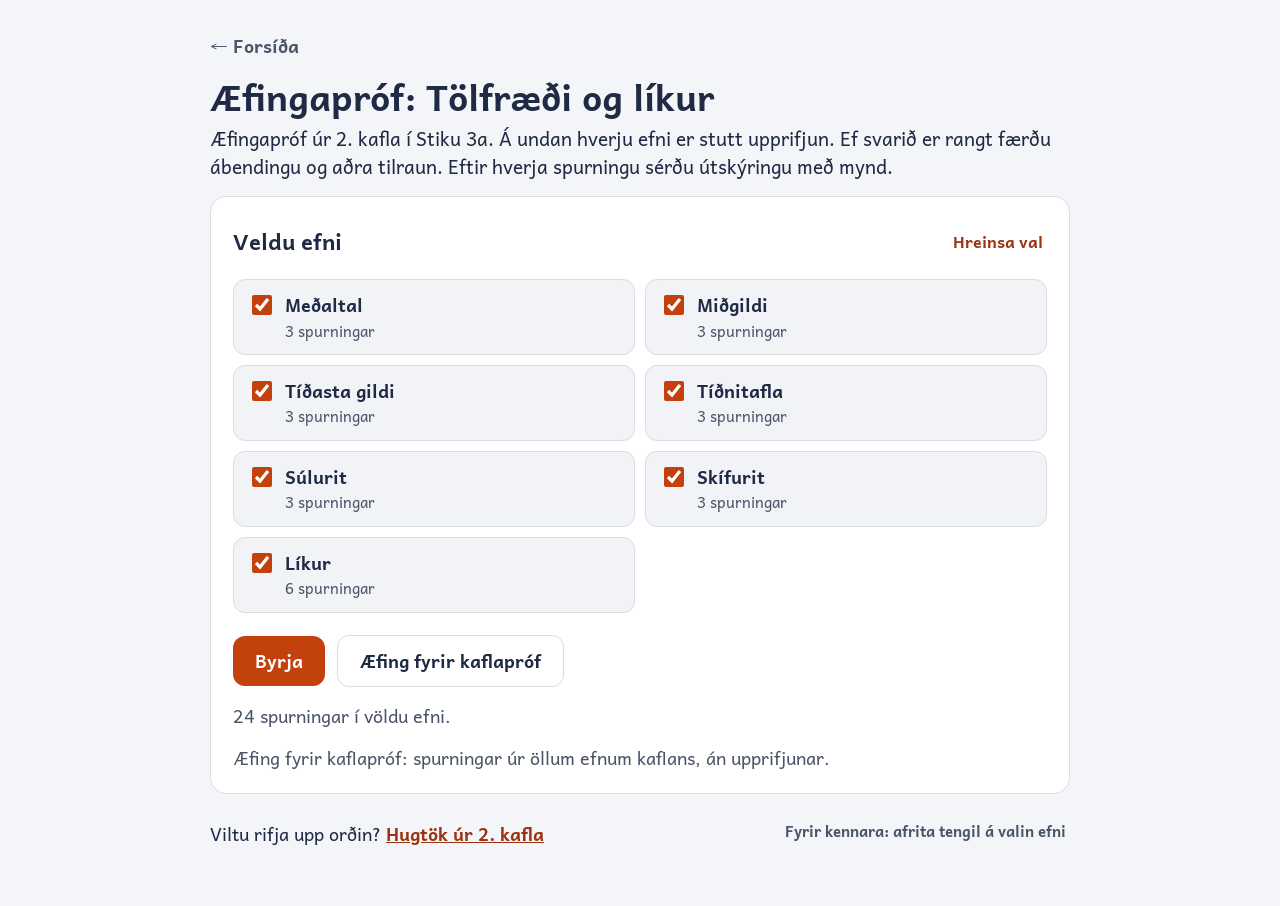
<file: staerdfraedi/tolfraedi-og-likur.html>
<!doctype html>
<html lang="is">
<head>
<meta charset="utf-8">
<meta name="viewport" content="width=device-width, initial-scale=1">
<title>Æfingapróf: Tölfræði og líkur</title>
<link rel="stylesheet" href="../sameiginlegt.css">
<link rel="stylesheet" href="leikjarammi.css">
<style>
.wrap{max-width:900px}
.top{display:flex;justify-content:space-between;align-items:flex-end;gap:16px;flex-wrap:wrap;margin-bottom:20px}
.start-grid{display:grid;grid-template-columns:minmax(0,1.4fr) minmax(0,1fr);gap:20px}
.topics{display:flex;flex-wrap:wrap;gap:10px}
.topic{font:inherit;font-weight:700;min-height:44px;padding:8px 16px;border-radius:999px;border:2px solid var(--line);background:var(--card);color:var(--ink);cursor:pointer}
.topic[aria-pressed="true"]{border-color:var(--acc);background:var(--acc-bg);color:var(--acc-dark)}
.howto{margin:0;padding-left:22px;display:flex;flex-direction:column;gap:6px}
.tip{font-size:16px;color:var(--muted)}

.bar{height:10px;background:var(--line);border-radius:999px;overflow:hidden}
.bar span{display:block;height:100%;background:var(--acc);border-radius:999px;transition:width .3s}
.tag{align-self:flex-start;background:var(--acc-bg);color:var(--acc-dark);border-radius:999px;padding:4px 12px;font-size:15px;font-weight:700}
.question{margin:0;font-size:26px;line-height:1.4}
.options{display:grid;grid-template-columns:repeat(2,minmax(0,1fr));gap:12px}
.opt{font:inherit;font-size:20px;text-align:left;min-height:60px;padding:12px 18px;border-radius:14px;border:2px solid var(--line);background:var(--card);color:var(--ink);cursor:pointer;display:flex;justify-content:space-between;align-items:center;gap:10px}
.opt:hover:not(:disabled){border-color:var(--acc)}
.opt:disabled{cursor:default}
.opt.wrong{border-color:var(--acc-line);background:var(--acc-bg);color:var(--acc-dark);text-decoration:line-through}
.opt.right{border-color:var(--ok);background:var(--ok-bg);color:#14532D;font-weight:700}
.opt.faded{opacity:.5}
.mark{font-weight:700;flex:none}
.answer-row{display:flex;gap:10px;flex-wrap:wrap}
.answer-row input{font-family:'Andika',sans-serif;font-size:26px;font-weight:700;width:220px;padding:8px 14px;border:2px solid var(--line);border-radius:12px;color:var(--ink);min-height:56px}
.answer-row input.right{border-color:var(--ok);background:var(--ok-bg)}
.answer-row input.wrong{border-color:var(--acc-line);background:var(--acc-bg)}
.err{font-size:15px;color:var(--acc-dark);min-height:20px}

.fb{border-radius:16px;padding:20px 22px;display:flex;flex-direction:column;gap:12px}
.fb.hint{background:var(--card);border:2px dashed var(--acc-line)}
.fb.good{background:var(--ok-bg);border:1.5px solid var(--ok-line)}
.fb.bad{background:var(--acc-bg);border:1.5px solid var(--acc-line)}
.fb-title{margin:0;font-size:22px;font-weight:700}
.fb.good .fb-title{color:#14532D}
.fb.bad .fb-title,.fb.hint .fb-title{color:var(--acc-dark)}
.fb-lines{margin:0;padding:0;list-style:none;display:flex;flex-direction:column;gap:6px}
.visual{background:#fff;border:1px solid #E1E4EA;border-radius:12px;padding:14px;overflow-x:auto;display:flex;flex-direction:column;gap:14px;align-items:center}
.visual svg{display:block;max-width:100%;height:auto}

/* Almenn brot */
.frac{display:inline-flex;flex-direction:column;align-items:center;vertical-align:middle;line-height:1;margin:0 2px;font-size:.85em}
.frac span:first-child{border-bottom:2px solid currentColor;padding:0 3px 2px}
.frac span:last-child{padding:2px 3px 0}

/* Talnaspjöld (miðgildi) */
.cards{display:flex;flex-wrap:wrap;gap:8px;justify-content:center}
.card-n{min-width:56px;min-height:56px;padding:6px 10px;border:2px solid var(--line);border-radius:12px;display:flex;align-items:center;justify-content:center;font-size:26px;font-weight:700;background:#fff}
.card-n.out{color:#AEB5C2;border-color:#E5E8EE;text-decoration:line-through}
.card-n.hl{border-color:var(--acc);background:var(--acc-bg);color:var(--acc-dark)}
.cards-cap{font-size:15px;color:var(--muted);text-align:center}

/* Tíðnitafla */
.ft{border-collapse:collapse;font-size:20px}
.ft th{font-size:15px;color:var(--muted);text-align:left;padding:8px 14px;border-bottom:2px solid var(--line)}
.ft td{padding:6px 14px;border-bottom:1px solid var(--line);font-weight:700}
.ft tr.hl td{background:var(--acc-bg);color:var(--acc-dark)}
.ft tr.sum td{border-top:2px solid var(--ink);border-bottom:0}
.ft td.q{color:var(--acc)}

/* Poki og teningur */
.bag{display:flex;flex-wrap:wrap;gap:10px;justify-content:center;max-width:300px;padding:18px 22px;border:3px solid #8B6F47;border-radius:24px 24px 60px 60px;background:#F7F1E8}
.ball{width:40px;height:40px;border-radius:50%;border:2px solid rgba(0,0,0,.15)}
.ball.dim{opacity:.3}
.ball.on{outline:4px solid var(--acc);outline-offset:2px}
.dice{display:flex;flex-wrap:wrap;gap:10px;justify-content:center}

.next-row{display:flex;justify-content:flex-end}
table.res-table{border-collapse:collapse;width:100%;font-size:17px}
.res-table th,.res-table td{text-align:left;padding:10px 12px;border-bottom:1px solid var(--line)}
.res-table th{font-size:15px;color:var(--muted)}
.status{font-weight:700;border-radius:999px;padding:3px 10px;font-size:14px;white-space:nowrap}
.s1{background:var(--ok-bg);color:#14532D}
.s2{background:#FEF6DD;color:#7A5200}
.s3{background:var(--acc-bg);color:var(--acc-dark)}
.table-wrap{overflow-x:auto}
.stats{display:grid;grid-template-columns:repeat(3,minmax(0,1fr));gap:12px}
.stat{border-radius:14px;padding:14px 16px;display:flex;flex-direction:column;gap:2px}
.stat b{font-size:32px;line-height:1.1}

@media (max-width:760px){
  .start-grid,.options{grid-template-columns:minmax(0,1fr)}
  .question{font-size:22px}
  .stats{grid-template-columns:minmax(0,1fr)}
}
</style>
</head>
<body class="fag-staerdfraedi">
<div class="wrap">
<a class="heim" href="../index.html">← Forsíða</a>

<!-- Upphafsskjár (teiknaður af leikjarammi.js) -->
<section id="upphaf"></section>

<!-- Leikjaskjár -->
<section id="leikur" class="hidden">
  <div class="stack">
    <div class="row" style="justify-content:space-between">
      <p class="muted" id="progress"></p>
      <button class="btn ghost" id="btnQuit">Hætta</button>
    </div>
    <div class="bar" aria-hidden="true"><span id="barFill" style="width:0%"></span></div>
    <div class="card stack" id="qCard">
      <span class="tag" id="qTopic"></span>
      <p class="question" id="qText"></p>
      <div id="qVisual"></div>
      <div class="options" id="options"></div>
      <form class="answer-row hidden" id="answerForm" autocomplete="off">
        <label for="answer" class="sr-only">Svar</label>
        <input id="answer" inputmode="decimal" autocomplete="off">
        <button class="btn acc" type="submit">Athuga</button>
      </form>
      <p class="err" id="inputErr" role="status"></p>
      <div class="row"><button class="btn ghost" id="btnHint">Fá ábendingu</button><button class="btn ghost" id="btnRecap">Upprifjun</button></div>
    </div>
    <div id="feedback" aria-live="polite"></div>
    <div class="next-row hidden" id="nextRow"><button class="btn acc" id="btnNext">Næsta spurning</button></div>
  </div>
</section>

<!-- Niðurstöður (teiknaðar af leikjarammi.js) -->
<section id="lok" class="hidden"></section>
</div>

<script src="leikjarammi.js"></script>
<script>
(function(){
  "use strict";
  var $ = function(id){ return document.getElementById(id); };

  /* ================= GÖGN SEM FLEIRI SPURNINGAR NOTA ================= */
  var TENINGAKOST = {teg:"tidnitafla", haus:["Gildi","Talning"], rodir:[["1",3],["2",4],["3",2],["4",5],["5",2],["6",4]], talning:true};
  var SKOLALEID = [{texti:"Ganga", hluti:0.5, merki:"½"},{texti:"Hjól", hluti:0.25, merki:"¼"},{texti:"Bíll", hluti:0.25, merki:"¼"}];
  var ARSTIDIR = [{texti:"Sumar", hluti:0.5, merki:"50%"},{texti:"Vetur", hluti:0.25, merki:"25%"},{texti:"Vor", hluti:0.15, merki:"15%"},{texti:"Haust", hluti:0.1, merki:"10%"}];

  /* ================= SPURNINGABANKI =================
     tegund: "val" (fjölval) eða "skrifa" (nemandi skrifar svar)
     syna: mynd sem fylgir spurningunni sjálfri
     abMynd: mynd í ábendingu · mynd: mynd í útskýringu (má vera listi)
     {1/2} í texta verður að almennu broti */
  var EFNI = ["Meðaltal","Miðgildi","Tíðasta gildi","Tíðnitafla","Súlurit","Skífurit","Líkur"];

  var SPURNINGAR = [
    /* ---------- Meðaltal ---------- */
    { efni:"Meðaltal", tegund:"skrifa",
      texti:"Finndu meðaltal talnanna 4, 8, 5 og 3.",
      tekid:["5"],
      abending:"Leggðu allar tölurnar saman og deildu svo með fjölda talnanna.",
      abMynd:{teg:"jofnun", hopar:[{gildi:[4,8,5,3]}]},
      utskyring:["Summan: 4 + 8 + 5 + 3 = 20","Tölurnar eru fjórar, svo 20 : 4 = 5.","Á myndinni fyllir það sem er fyrir ofan línuna upp í það sem vantar fyrir neðan hana."],
      mynd:{teg:"jofnun", hopar:[{gildi:[4,8,5,3]}], medal:true} },

    { efni:"Meðaltal", tegund:"val",
      texti:"Jón fékk 4, 6 og 8 í einkunn. Gunna fékk 5, 5 og 5. Hvort þeirra er með hærra meðaltal?",
      svor:["Jón","Gunna","Þau eru með jafn hátt meðaltal"], rett:0,
      abending:"Reiknaðu meðaltal hvors um sig og berðu þau svo saman.",
      abMynd:{teg:"jofnun", hopar:[{titill:"Jón", gildi:[4,6,8]},{titill:"Gunna", gildi:[5,5,5]}]},
      utskyring:["Jón: (4 + 6 + 8) : 3 = 18 : 3 = 6","Gunna: (5 + 5 + 5) : 3 = 15 : 3 = 5","6 er hærra en 5, svo Jón er með hærra meðaltal."],
      mynd:{teg:"jofnun", hopar:[{titill:"Jón", gildi:[4,6,8]},{titill:"Gunna", gildi:[5,5,5]}], medal:true} },

    { efni:"Meðaltal", tegund:"skrifa",
      texti:"Meðaltal þriggja talna er 6. Tvær þeirra eru 4 og 5. Hver er þriðja talan?",
      tekid:["9"],
      abending:"Ef meðaltal þriggja talna er 6, hver er þá summa þeirra?",
      utskyring:["Summa talnanna er 3 · 6 = 18.","18 − 4 − 5 = 9","Prófun: (4 + 5 + 9) : 3 = 18 : 3 = 6"],
      mynd:{teg:"jofnun", hopar:[{gildi:[4,5,9]}], medal:true} },

    /* ---------- Miðgildi ---------- */
    { efni:"Miðgildi", tegund:"val",
      texti:"Hvert er miðgildi talnanna 2, 5, 9, 1 og 6?",
      svor:["5","9","4,6","6"], rett:0,
      abending:"Byrjaðu á að raða tölunum frá minnstu til stærstu.",
      abMynd:{teg:"midgildi", tolur:[2,5,9,1,6]},
      utskyring:["Í röð: 1, 2, 5, 6, 9","Strikaðu yfir eina tölu í einu frá báðum endum. Talan sem stendur eftir í miðjunni er 5.","Athugaðu að 4,6 er meðaltalið, ekki miðgildið."],
      mynd:{teg:"midgildi", tolur:[2,5,9,1,6], radad:true} },

    { efni:"Miðgildi", tegund:"skrifa",
      texti:"Finndu miðgildi talnanna 3, 8, 4 og 6.",
      tekid:["5"],
      abending:"Raðaðu tölunum. Fjöldinn er sléttur, svo tvær tölur eru í miðjunni.",
      abMynd:{teg:"midgildi", tolur:[3,8,4,6]},
      utskyring:["Í röð: 3, 4, 6, 8","Í miðjunni eru tvær tölur: 4 og 6.","Miðgildið er talan mitt á milli þeirra: (4 + 6) : 2 = 5"],
      mynd:{teg:"midgildi", tolur:[3,8,4,6], radad:true} },

    { efni:"Miðgildi", tegund:"val",
      texti:"Hvert er miðgildi talnanna 7, 2, 10, 4, 9 og 1?",
      svor:["5,5","11","4","7"], rett:0,
      abending:"Raðaðu tölunum fyrst. Hve margar tölur eru í miðjunni?",
      abMynd:{teg:"midgildi", tolur:[7,2,10,4,9,1]},
      utskyring:["Í röð: 1, 2, 4, 7, 9, 10","Í miðjunni eru 4 og 7.","(4 + 7) : 2 = 11 : 2 = 5,5","Ef þú fékkst 11 gleymdirðu að deila með 2."],
      mynd:{teg:"midgildi", tolur:[7,2,10,4,9,1], radad:true} },

    /* ---------- Tíðasta gildi ---------- */
    { efni:"Tíðasta gildi", tegund:"val",
      texti:"Hvert er tíðasta gildi talnanna 3, 5, 3, 2, 3, 5, 1?",
      svor:["3","5","2","1"], rett:0,
      abending:"Teldu hve oft hver tala kemur fyrir. Gott er að setja einn punkt fyrir hverja tölu.",
      utskyring:["Tíðasta gildið er sú tala sem kemur oftast fyrir.","3 kemur þrisvar fyrir, 5 tvisvar og 1 og 2 einu sinni hvor."],
      mynd:{teg:"punktarit", flokkar:["1","2","3","4","5"], fjoldi:[1,1,3,0,2], merkt:2} },

    { efni:"Tíðasta gildi", tegund:"val",
      texti:"Í bekknum eiga 5 nemendur hund, 8 eiga kött og 2 eiga páfagauk. Hvert er tíðasta gildið?",
      svor:["Köttur","8","Hundur","Páfagaukur"], rett:0,
      abending:"Tíðasta gildið er það sem kemur oftast fyrir. Er spurt um dýr eða fjölda?",
      utskyring:["Flestir eiga kött, eða 8 nemendur.","Tíðasta gildið er því köttur. Talan 8 er tíðnin, þ.e. hve oft köttur kemur fyrir."],
      mynd:{teg:"surlurit", flokkar:["Hundur","Köttur","Páfagaukur"], gildi:[5,8,2], skref:1, max:10, merkt:1, gildiSyna:true} },

    { efni:"Tíðasta gildi", tegund:"val",
      texti:"Tíðnitaflan sýnir uppáhaldslit nemenda. Hvert er tíðasta gildið?",
      syna:{teg:"tidnitafla", haus:["Litur","Tíðni"], rodir:[["Rauður",6],["Blár",9],["Grænn",4],["Gulur",3]], tidni:true},
      svor:["Blár","9","Rauður","Gulur"], rett:0,
      abending:"Finndu línuna með hæstu tíðnina. Hvaða litur stendur í þeirri línu?",
      utskyring:["Hæsta tíðnin er 9.","Hún er í línunni fyrir bláan, svo blár er tíðasta gildið.","Ef þú svaraðir 9 gafstu upp tíðnina en ekki gildið."],
      mynd:{teg:"tidnitafla", haus:["Litur","Tíðni"], rodir:[["Rauður",6],["Blár",9],["Grænn",4],["Gulur",3]], tidni:true, merkt:1} },

    /* ---------- Tíðnitafla ---------- */
    { efni:"Tíðnitafla", tegund:"val",
      texti:"Nemendur köstuðu teningi 20 sinnum og skráðu niðurstöðurnar með strikum. Hve oft kom upp 4?",
      syna:TENINGAKOST,
      svor:["5","4","6","20"], rett:0,
      abending:"Teldu strikin í línunni fyrir 4. Fimmta strikið liggur þvert yfir hin fjögur.",
      abMynd:{teg:"tidnitafla", haus:TENINGAKOST.haus, rodir:TENINGAKOST.rodir, talning:true, merkt:3},
      utskyring:["Í línunni fyrir 4 eru fjögur lóðrétt strik og eitt þvert yfir þau.","Það gera 5 strik, svo tíðnin er 5."],
      mynd:{teg:"tidnitafla", haus:["Gildi","Talning","Tíðni"], rodir:TENINGAKOST.rodir, talning:true, tidni:true, merkt:3} },

    { efni:"Tíðnitafla", tegund:"skrifa",
      texti:"Hver er tíðni tölunnar 3 í talnarununni 2, 3, 3, 1, 2, 3, 4, 3?",
      tekid:["4"],
      abending:"Tíðni er hve oft talan kemur fyrir. Teldu og strikaðu yfir um leið.",
      utskyring:["3 kemur fyrir fjórum sinnum, svo tíðnin er 4.","Tíðnitaflan sýnir alla rununa: 1 kemur einu sinni, 2 tvisvar, 3 fjórum sinnum og 4 einu sinni.","Samtals 1 + 2 + 4 + 1 = 8, jafnmargar tölur og í rununni."],
      mynd:{teg:"tidnitafla", haus:["Gildi","Talning","Tíðni"], rodir:[["1",1],["2",2],["3",4],["4",1]], talning:true, tidni:true, merkt:2, samtals:true} },

    { efni:"Tíðnitafla", tegund:"skrifa",
      texti:"Tíðnitaflan sýnir hve mörg systkini nemendur í einum bekk eiga. Hve margir nemendur eru í bekknum?",
      syna:{teg:"tidnitafla", haus:["Fjöldi systkina","Tíðni"], rodir:[["0",3],["1",9],["2",7],["3",2],["4",1]], tidni:true},
      tekid:["22"],
      abending:"Hver nemandi er talinn einu sinni í töflunni. Leggðu saman tíðnina.",
      utskyring:["3 + 9 + 7 + 2 + 1 = 22","Það eru 22 nemendur í bekknum.","Athugaðu að ekki á að leggja saman fjölda systkina (0 + 1 + 2 + 3 + 4)."],
      mynd:{teg:"tidnitafla", haus:["Fjöldi systkina","Tíðni"], rodir:[["0",3],["1",9],["2",7],["3",2],["4",1]], tidni:true, samtals:true} },

    /* ---------- Súlurit ---------- */
    { efni:"Súlurit", tegund:"val",
      texti:"Súluritið sýnir uppáhaldsávexti nemenda. Hve margir völdu epli?",
      syna:{teg:"surlurit", flokkar:["Epli","Bananar","Perur"], gildi:[8,5,3], skref:1, max:10},
      svor:["8","5","3","16"], rett:0,
      abending:"Fylgdu toppi súlunnar fyrir epli beint til vinstri að ásnum.",
      abMynd:{teg:"surlurit", flokkar:["Epli","Bananar","Perur"], gildi:[8,5,3], skref:1, max:10, merkt:0, lina:true},
      utskyring:["Toppur súlunnar fyrir epli er í hæð 8 á ásnum.","8 nemendur völdu epli."],
      mynd:{teg:"surlurit", flokkar:["Epli","Bananar","Perur"], gildi:[8,5,3], skref:1, max:10, merkt:0, lina:true, gildiSyna:true} },

    { efni:"Súlurit", tegund:"val",
      texti:"Súluritið sýnir uppáhaldsíþrótt nemenda. Hve margir nemendur tóku þátt í könnuninni?",
      syna:{teg:"surlurit", flokkar:["Fótbolti","Handbolti","Sund"], gildi:[10,6,4], skref:2, max:12},
      svor:["20","10","16","24"], rett:0,
      abending:"Kvarðinn hækkar um 2. Lestu hæð hverrar súlu og leggðu saman.",
      utskyring:["Fótbolti 10, handbolti 6 og sund 4.","10 + 6 + 4 = 20"],
      mynd:{teg:"surlurit", flokkar:["Fótbolti","Handbolti","Sund"], gildi:[10,6,4], skref:2, max:12, gildiSyna:true} },

    { efni:"Súlurit", tegund:"skrifa",
      texti:"Súluritið sýnir hve margar bækur fjórir nemendur lásu í október. Hve margar bækur las Sara?",
      syna:{teg:"surlurit", flokkar:["Ari","Sara","Dísa","Óli"], gildi:[6,9,4,12], skref:2, max:14},
      tekid:["9"],
      abending:"Kvarðinn hækkar um 2 í hverju bili. Súlan hennar Söru endar mitt á milli tveggja lína.",
      abMynd:{teg:"surlurit", flokkar:["Ari","Sara","Dísa","Óli"], gildi:[6,9,4,12], skref:2, max:14, merkt:1, lina:true},
      utskyring:["Súlan endar mitt á milli 8 og 10.","Mitt á milli 8 og 10 er 9, svo Sara las 9 bækur."],
      mynd:{teg:"surlurit", flokkar:["Ari","Sara","Dísa","Óli"], gildi:[6,9,4,12], skref:2, max:14, merkt:1, lina:true, gildiSyna:true} },

    /* ---------- Skífurit ---------- */
    { efni:"Skífurit", tegund:"val",
      texti:"Skífuritið sýnir hvernig 20 nemendur koma í skólann. Hve stór hluti nemendanna gengur?",
      syna:{teg:"skifurit", sneidar:SKOLALEID},
      svor:["{1/2}","{1/4}","{1/3}","{3/4}"], rett:0,
      abending:"Berðu sneiðina saman við hringinn allan. Nær hún yfir helming hans?",
      abMynd:{teg:"skifurit", sneidar:SKOLALEID, merkt:0, helmingur:true},
      utskyring:["Sneiðin fyrir þá sem ganga nær yfir hálfan hringinn.","{1/2} nemendanna gengur, eða 10 af 20."],
      mynd:{teg:"skifurit", sneidar:SKOLALEID, merkt:0, merki:true} },

    { efni:"Skífurit", tegund:"skrifa",
      texti:"Skífuritið sýnir hvernig 20 nemendur koma í skólann. Hve margir koma á hjóli?",
      syna:{teg:"skifurit", sneidar:SKOLALEID},
      tekid:["5"],
      abending:"Hjólasneiðin er fjórðungur hringsins. Hvað er fjórðungur af 20?",
      utskyring:["Hjólasneiðin er {1/4} af hringnum.","{1/4} af 20 = 20 : 4 = 5"],
      mynd:{teg:"skifurit", sneidar:SKOLALEID, merkt:1, merki:true} },

    { efni:"Skífurit", tegund:"val",
      texti:"Skífuritið sýnir uppáhaldsárstíð 40 nemenda. Hve margir völdu vetur?",
      syna:{teg:"skifurit", sneidar:ARSTIDIR, merki:true},
      svor:["10","25","15","20"], rett:0,
      abending:"25% er það sama og {1/4}. Hvað er fjórðungur af 40?",
      utskyring:["25% = {1/4}","{1/4} af 40 = 40 : 4 = 10","10 nemendur völdu vetur."],
      mynd:{teg:"skifurit", sneidar:ARSTIDIR, merkt:1, merki:true} },

    /* ---------- Líkur ---------- */
    { efni:"Líkur", tegund:"val",
      texti:"Þú kastar venjulegum teningi. Hverjar eru líkurnar á að fá slétta tölu?",
      svor:["{3/6} = {1/2}","{1/6}","{2/6}","{4/6}"], rett:0,
      abending:"Hvaða tölur á teningnum eru sléttar? Hve margar hliðar eru alls?",
      abMynd:{teg:"teningur"},
      utskyring:["Sléttu tölurnar eru 2, 4 og 6. Þrjár af sex útkomum passa.","Teningurinn hefur 6 hliðar, svo útkomurnar eru 6 alls.","Líkurnar eru {3/6} = {1/2}."],
      mynd:{teg:"teningur", merkt:[2,4,6]} },

    { efni:"Líkur", tegund:"val",
      texti:"Í poka eru 3 rauðar kúlur og 1 blá. Þú dregur eina kúlu án þess að horfa. Hverjar eru líkurnar á að draga bláa kúlu?",
      syna:{teg:"poki", kulur:["r","r","r","b"]},
      svor:["{1/4} = 25%","{1/2} = 50%","{3/4} = 75%","{1/3}"], rett:0,
      abending:"Hve margar bláar kúlur eru í pokanum? Hve margar kúlur eru alls?",
      utskyring:["1 kúla er blá og kúlurnar eru 4 alls.","Líkurnar eru {1/4} = 25%.","{1/3} er hlutfallið milli bláu og rauðu kúlnanna, ekki líkurnar."],
      mynd:{teg:"poki", kulur:["r","r","r","b"], merkt:"b"} },

    { efni:"Líkur", tegund:"val",
      texti:"Þú kastar venjulegum teningi. Hverjar eru líkurnar á að fá tölu stærri en 4?",
      svor:["{2/6}","{3/6}","{4/6}","{1/6}"], rett:0,
      abending:"Hvaða tölur eru stærri en 4? Er 4 sjálf með?",
      abMynd:{teg:"teningur"},
      utskyring:["Tölurnar 5 og 6 eru stærri en 4. Talan 4 er ekki með.","Líkurnar eru {2/6} = {1/3}."],
      mynd:{teg:"teningur", merkt:[5,6]} },

    { efni:"Líkur", tegund:"val",
      texti:"Í poka eru eingöngu grænar kúlur. Hverjar eru líkurnar á að draga græna kúlu?",
      syna:{teg:"poki", kulur:["g","g","g","g","g","g"]},
      svor:["Öruggt (1)","Jafnar líkur ({1/2})","Ómögulegt (0)"], rett:0,
      abending:"Getur gerst að þú dragir kúlu sem er ekki græn?",
      utskyring:["Allar kúlurnar eru grænar, svo þú færð alltaf græna kúlu.","Atburður sem gerist alltaf er öruggur. Líkurnar eru 1, eða 100%."],
      mynd:{teg:"kvardi", punktur:1, texti:"Græn kúla"} },

    { efni:"Líkur", tegund:"val",
      texti:"Í poka eru 9 rauðar kúlur og 1 gul. Hvernig er best að lýsa líkunum á að draga rauða kúlu?",
      syna:{teg:"poki", kulur:["r","r","r","r","r","r","r","r","r","y"]},
      svor:["Líklegt","Ólíklegt","Jafnar líkur","Öruggt","Ómögulegt"], rett:0,
      abending:"Eru rauðu kúlurnar fleiri eða færri en helmingur kúlnanna? Getur gula kúlan komið upp?",
      abMynd:{teg:"kvardi"},
      utskyring:["9 af 10 kúlum eru rauðar, svo líkurnar eru {9/10}.","Það er meira en {1/2} en minna en 1. Atburðurinn er líklegur en ekki öruggur, því gula kúlan getur komið upp."],
      mynd:{teg:"kvardi", punktur:0.9, texti:"Rauð kúla"} },

    { efni:"Líkur", tegund:"val",
      texti:"Hverjar eru líkurnar á að fá 7 þegar þú kastar venjulegum teningi?",
      svor:["Ómögulegt (0)","Ólíklegt","{1/6}","{1/7}"], rett:0,
      abending:"Hvaða tölur eru á teningnum?",
      abMynd:{teg:"teningur"},
      utskyring:["Á teningnum eru tölurnar 1 til 6. Talan 7 er ekki á honum.","Atburður sem getur ekki gerst er ómögulegur. Líkurnar eru 0."],
      mynd:[{teg:"teningur"},{teg:"kvardi", punktur:0, texti:"Fá 7"}] }
  ];

  /* Röð spurninga: efni fyrir efni, auðveldast fyrst og erfiðast síðast */
  var ROD = [0,1,2,3,4,5,6,7,8,10,9,11,12,13,14,15,16,17,21,23,22,18,19,20];
  SPURNINGAR = ROD.map(function(i){ return SPURNINGAR[i]; });
  window.__S = SPURNINGAR; /* fyrir sjálfvirkar prófanir */

  /* ================= HJÁLPARFÖLL ================= */
  var HROS = ["Rétt!","Vel gert!","Flott hjá þér!","Rétt svar!"];
  function ein(n){ return (n % 10 === 1 && n % 100 !== 11); }
  function shuffle(a){ a = a.slice(); for(var i=a.length-1;i>0;i--){ var j=Math.floor(Math.random()*(i+1)); var t=a[i]; a[i]=a[j]; a[j]=t; } return a; }
  function norm(s){ return String(s).toLowerCase().replace(/\s/g, "").replace(/\./g, ",").replace(/−/g, "-"); }
  function fmt(s){ return String(s).replace(/\{(\d+)\/(\d+)\}/g, "<span class=\"frac\"><span>$1</span><span>$2</span></span>"); }
  function plain(s){ return String(s).replace(/\{(\d+)\/(\d+)\}/g, "$1/$2"); }
  function talaStr(v){ return String(v).replace(".", ","); }
  var F = "font-family:Andika,sans-serif;";

  /* ================= MYNDIR ================= */

  /* Meðaltal: súlur jafnaðar út að meðaltalinu */
  function myndJofnun(m){
    var all = [];
    m.hopar.forEach(function(h){ all = all.concat(h.gildi); });
    var maxV = Math.max.apply(null, all);
    var BW = 44, GAP = 14, GG = 50, base = 190, scale = 140 / maxV;
    var widths = m.hopar.map(function(h){ return h.gildi.length * (BW + GAP) - GAP; });
    var W = widths.reduce(function(a,b){ return a + b; }, 0) + GG * (m.hopar.length - 1) + 40;
    var s = "<svg viewBox=\"0 0 " + W + " 230\" width=\"" + W + "\" role=\"img\" aria-label=\"Súlur og meðaltal\">";
    var x0 = 20;
    m.hopar.forEach(function(h, gi){
      var sum = h.gildi.reduce(function(a,b){ return a + b; }, 0), mean = sum / h.gildi.length;
      var my = base - mean * scale;
      if(h.titill) s += "<text x=\"" + (x0 + widths[gi]/2) + "\" y=\"18\" text-anchor=\"middle\" style=\"" + F + "font-size:16px;font-weight:700;fill:var(--ink)\">" + h.titill + "</text>";
      h.gildi.forEach(function(v, i){
        var x = x0 + i * (BW + GAP), top = base - v * scale;
        if(m.medal && v > mean){
          s += "<rect x=\"" + x + "\" y=\"" + my + "\" width=\"" + BW + "\" height=\"" + (base - my) + "\" style=\"fill:#C9D1E3\"/>";
          s += "<rect x=\"" + x + "\" y=\"" + top + "\" width=\"" + BW + "\" height=\"" + (my - top) + "\" style=\"fill:var(--acc)\"/>";
        } else {
          s += "<rect x=\"" + x + "\" y=\"" + top + "\" width=\"" + BW + "\" height=\"" + (base - top) + "\" style=\"fill:#C9D1E3\"/>";
          if(m.medal && v < mean) s += "<rect x=\"" + (x+1.5) + "\" y=\"" + my + "\" width=\"" + (BW-3) + "\" height=\"" + (top - my) + "\" style=\"fill:var(--acc-bg);stroke:var(--acc);stroke-width:2;stroke-dasharray:5 4\"/>";
        }
        var ly = Math.min(top, m.medal ? my : top) - 8;
        s += "<text x=\"" + (x + BW/2) + "\" y=\"" + ly + "\" text-anchor=\"middle\" style=\"" + F + "font-size:18px;font-weight:700;fill:var(--ink)\">" + v + "</text>";
      });
      s += "<line x1=\"" + (x0 - 8) + "\" y1=\"" + base + "\" x2=\"" + (x0 + widths[gi] + 8) + "\" y2=\"" + base + "\" style=\"stroke:var(--ink);stroke-width:2\"/>";
      if(m.medal){
        s += "<line x1=\"" + (x0 - 8) + "\" y1=\"" + my + "\" x2=\"" + (x0 + widths[gi] + 8) + "\" y2=\"" + my + "\" style=\"stroke:var(--acc-dark);stroke-width:2.5;stroke-dasharray:8 5\"/>";
        s += "<text x=\"" + (x0 + widths[gi]/2) + "\" y=\"" + (base + 26) + "\" text-anchor=\"middle\" style=\"" + F + "font-size:15px;font-weight:700;fill:var(--acc-dark)\">Meðaltal = " + talaStr(Math.round(mean*100)/100) + "</text>";
      }
      x0 += widths[gi] + GG;
    });
    return s + "</svg>";
  }

  /* Miðgildi: talnaspjöld, raðað og strikað yfir frá báðum endum */
  function myndMidgildi(m){
    var t = m.radad ? m.tolur.slice().sort(function(a,b){ return a - b; }) : m.tolur;
    var n = t.length, mid = n % 2 ? [ (n-1)/2 ] : [ n/2 - 1, n/2 ];
    var h = "<div class=\"cards\">";
    t.forEach(function(v, i){
      var cls = m.radad ? (mid.indexOf(i) !== -1 ? " hl" : " out") : "";
      h += "<span class=\"card-n" + cls + "\">" + talaStr(v) + "</span>";
    });
    h += "</div>";
    h += "<p class=\"cards-cap\">" + (m.radad ? (n % 2 ? "Raðað frá minnstu til stærstu. Ein tala er í miðjunni." : "Raðað frá minnstu til stærstu. Tvær tölur eru í miðjunni.") : "Tölurnar eins og þær koma fyrir. Raðaðu þeim.") + "</p>";
    return h;
  }

  /* Tíðasta gildi: punktarit */
  function myndPunktarit(m){
    var CW = 70, R = 11, base = 40 + Math.max.apply(null, m.fjoldi) * 26 + 10;
    var W = m.flokkar.length * CW + 40, H = base + 40;
    var s = "<svg viewBox=\"0 0 " + W + " " + H + "\" width=\"" + W + "\" role=\"img\" aria-label=\"Punktarit\">";
    m.flokkar.forEach(function(f, i){
      var cx = 20 + i * CW + CW/2, on = m.merkt === i;
      for(var k = 0; k < m.fjoldi[i]; k++){
        s += "<circle cx=\"" + cx + "\" cy=\"" + (base - 16 - k*26) + "\" r=\"" + R + "\" style=\"fill:" + (on ? "var(--acc)" : "#7C8DB5") + "\"/>";
      }
      s += "<text x=\"" + cx + "\" y=\"" + (base + 26) + "\" text-anchor=\"middle\" style=\"" + F + "font-size:18px;font-weight:700;fill:" + (on ? "var(--acc-dark)" : "var(--ink)") + "\">" + f + "</text>";
    });
    s += "<line x1=\"14\" y1=\"" + base + "\" x2=\"" + (W - 14) + "\" y2=\"" + base + "\" style=\"stroke:var(--ink);stroke-width:2\"/>";
    return s + "</svg>";
  }

  /* Súlurit með ás og línum */
  function mySurlurit(m){
    var L = 56, T = 24, PH = 220, BW = 64, GAP = 40;
    var W = L + m.flokkar.length * (BW + GAP) + 20, base = T + PH, H = base + 40;
    function y(v){ return base - v / m.max * PH; }
    var s = "<svg viewBox=\"0 0 " + W + " " + H + "\" width=\"" + W + "\" role=\"img\" aria-label=\"Súlurit\">";
    for(var v = 0; v <= m.max; v += m.skref){
      s += "<line x1=\"" + L + "\" y1=\"" + y(v) + "\" x2=\"" + (W - 10) + "\" y2=\"" + y(v) + "\" style=\"stroke:" + (v === 0 ? "var(--ink)" : "#E1E4EA") + ";stroke-width:" + (v === 0 ? 2 : 1) + "\"/>";
      s += "<text x=\"" + (L - 10) + "\" y=\"" + (y(v) + 5) + "\" text-anchor=\"end\" style=\"" + F + "font-size:15px;fill:var(--muted)\">" + v + "</text>";
    }
    s += "<line x1=\"" + L + "\" y1=\"" + T + "\" x2=\"" + L + "\" y2=\"" + base + "\" style=\"stroke:var(--ink);stroke-width:2\"/>";
    m.flokkar.forEach(function(f, i){
      var x = L + GAP/2 + i * (BW + GAP), val = m.gildi[i], on = m.merkt === i;
      s += "<rect x=\"" + x + "\" y=\"" + y(val) + "\" width=\"" + BW + "\" height=\"" + (base - y(val)) + "\" rx=\"4\" style=\"fill:" + (on ? "var(--acc)" : "#7C8DB5") + "\"/>";
      s += "<text x=\"" + (x + BW/2) + "\" y=\"" + (base + 24) + "\" text-anchor=\"middle\" style=\"" + F + "font-size:16px;font-weight:700;fill:var(--ink)\">" + f + "</text>";
      if(m.lina && on) s += "<line x1=\"" + L + "\" y1=\"" + y(val) + "\" x2=\"" + x + "\" y2=\"" + y(val) + "\" style=\"stroke:var(--acc-dark);stroke-width:2.5;stroke-dasharray:6 4\"/>";
      if(m.gildiSyna) s += "<text x=\"" + (x + BW/2) + "\" y=\"" + (y(val) - 8) + "\" text-anchor=\"middle\" style=\"" + F + "font-size:18px;font-weight:700;fill:" + (on ? "var(--acc-dark)" : "var(--ink)") + "\">" + val + "</text>";
    });
    return s + "</svg>";
  }

  /* Talningarstrik: fjögur lóðrétt og það fimmta þvert yfir */
  function strik(n){
    var groups = Math.ceil(n / 5), W = Math.max(1, groups) * 46, s = "<svg viewBox=\"0 0 " + W + " 30\" width=\"" + W + "\" height=\"30\" aria-label=\"" + n + " strik\">";
    for(var g = 0; g < groups; g++){
      var k = Math.min(5, n - g*5), x0 = g * 46 + 4;
      for(var i = 0; i < Math.min(4, k); i++) s += "<line x1=\"" + (x0 + i*8) + "\" y1=\"4\" x2=\"" + (x0 + i*8) + "\" y2=\"26\" style=\"stroke:currentColor;stroke-width:2.5;stroke-linecap:round\"/>";
      if(k === 5) s += "<line x1=\"" + (x0 - 4) + "\" y1=\"22\" x2=\"" + (x0 + 28) + "\" y2=\"8\" style=\"stroke:currentColor;stroke-width:2.5;stroke-linecap:round\"/>";
    }
    return s + "</svg>";
  }

  function myndTidnitafla(m){
    var h = "<table class=\"ft\"><thead><tr><th>" + m.haus[0] + "</th>";
    if(m.talning) h += "<th>Talning</th>";
    if(m.tidni) h += "<th>Tíðni</th>";
    h += "</tr></thead><tbody>";
    var sum = 0;
    m.rodir.forEach(function(r, i){
      sum += r[1];
      h += "<tr class=\"" + (m.merkt === i ? "hl" : "") + "\"><td>" + r[0] + "</td>";
      if(m.talning) h += "<td>" + strik(r[1]) + "</td>";
      if(m.tidni) h += "<td>" + r[1] + "</td>";
      h += "</tr>";
    });
    if(m.samtals) h += "<tr class=\"sum\"><td>Samtals</td>" + (m.talning ? "<td></td>" : "") + "<td>" + sum + "</td></tr>";
    return h + "</tbody></table>";
  }

  /* Skífurit */
  var LITIR = ["#5B6B8F","#9AA6BF","#C9D1E3","#E3E8F2"];
  var TEXTI = ["#FFFFFF","#1F2A44","#1F2A44","#1F2A44"];
  function myndSkifurit(m){
    var cx = 120, cy = 120, r = 100, a = -Math.PI/2;
    var s = "<svg viewBox=\"0 0 420 240\" width=\"420\" role=\"img\" aria-label=\"Skífurit\">";
    m.sneidar.forEach(function(sn, i){
      var a2 = a + sn.hluti * 2 * Math.PI, on = m.merkt === i;
      var x1 = cx + r*Math.cos(a), y1 = cy + r*Math.sin(a), x2 = cx + r*Math.cos(a2), y2 = cy + r*Math.sin(a2);
      var big = sn.hluti > 0.5 ? 1 : 0, fill = on ? "var(--acc)" : LITIR[i % 4];
      s += "<path d=\"M" + cx + " " + cy + " L" + x1 + " " + y1 + " A" + r + " " + r + " 0 " + big + " 1 " + x2 + " " + y2 + " Z\" style=\"fill:" + fill + ";stroke:#fff;stroke-width:3\"/>";
      if(m.merki){
        var am = (a + a2)/2, tx = cx + r*0.62*Math.cos(am), ty = cy + r*0.62*Math.sin(am);
        s += "<text x=\"" + tx + "\" y=\"" + (ty + 7) + "\" text-anchor=\"middle\" style=\"" + F + "font-size:20px;font-weight:700;fill:" + (on ? "#fff" : TEXTI[i % 4]) + "\">" + sn.merki + "</text>";
      }
      var ly = 40 + i * 40;
      s += "<rect x=\"262\" y=\"" + (ly - 16) + "\" width=\"22\" height=\"22\" rx=\"4\" style=\"fill:" + fill + "\"/>";
      s += "<text x=\"294\" y=\"" + ly + "\" style=\"" + F + "font-size:18px;font-weight:700;fill:" + (on ? "var(--acc-dark)" : "var(--ink)") + "\">" + sn.texti + "</text>";
      a = a2;
    });
    if(m.helmingur) s += "<line x1=\"" + cx + "\" y1=\"" + (cy - r - 10) + "\" x2=\"" + cx + "\" y2=\"" + (cy + r + 10) + "\" style=\"stroke:var(--acc-dark);stroke-width:2.5;stroke-dasharray:6 4\"/>";
    return s + "</svg>";
  }

  /* Poki með kúlum */
  var KULULITIR = {r:["#DC2626","rauð"], b:["#2563EB","blá"], g:["#16A34A","græn"], y:["#EAB308","gul"]};
  function myndPoki(m){
    var h = "<div class=\"bag\" role=\"img\" aria-label=\"Poki með kúlum\">";
    m.kulur.forEach(function(k){
      var cls = m.merkt ? (k === m.merkt ? " on" : " dim") : "";
      h += "<span class=\"ball" + cls + "\" style=\"background:" + KULULITIR[k][0] + "\" title=\"" + KULULITIR[k][1] + "\"></span>";
    });
    return h + "</div>";
  }

  /* Teningur */
  var PIPS = {1:[[2,2]],2:[[1,1],[3,3]],3:[[1,1],[2,2],[3,3]],4:[[1,1],[3,1],[1,3],[3,3]],5:[[1,1],[3,1],[2,2],[1,3],[3,3]],6:[[1,1],[3,1],[1,2],[3,2],[1,3],[3,3]]};
  function myndTeningur(m){
    var on = m.merkt || [], h = "<div class=\"dice\">";
    for(var n = 1; n <= 6; n++){
      var hl = on.indexOf(n) !== -1;
      var s = "<svg viewBox=\"0 0 64 64\" width=\"64\" height=\"64\" role=\"img\" aria-label=\"" + n + "\"><rect x=\"3\" y=\"3\" width=\"58\" height=\"58\" rx=\"12\" style=\"fill:" + (hl ? "var(--acc-bg)" : "#fff") + ";stroke:" + (hl ? "var(--acc)" : "#9AA6BF") + ";stroke-width:" + (hl ? 4 : 2) + "\"/>";
      PIPS[n].forEach(function(p){ s += "<circle cx=\"" + (p[0]*16) + "\" cy=\"" + (p[1]*16) + "\" r=\"5.5\" style=\"fill:" + (hl ? "var(--acc-dark)" : "var(--ink)") + "\"/>"; });
      h += s + "</svg>";
    }
    return h + "</div>";
  }

  /* Líkindakvarði frá 0 upp í 1 */
  function myndKvardi(m){
    var L = 60, R = 580, Y = 70;
    function x(v){ return L + v * (R - L); }
    var merki = [[0,"Ómögulegt","0"],[0.25,"Ólíklegt",""],[0.5,"Jafnar líkur","½"],[0.75,"Líklegt",""],[1,"Öruggt","1"]];
    var s = "<svg viewBox=\"0 0 640 140\" width=\"640\" role=\"img\" aria-label=\"Líkindakvarði\">";
    s += "<line x1=\"" + L + "\" y1=\"" + Y + "\" x2=\"" + R + "\" y2=\"" + Y + "\" style=\"stroke:var(--ink);stroke-width:3\"/>";
    merki.forEach(function(k){
      var big = k[2] !== "";
      s += "<line x1=\"" + x(k[0]) + "\" y1=\"" + (Y - (big ? 10 : 6)) + "\" x2=\"" + x(k[0]) + "\" y2=\"" + (Y + (big ? 10 : 6)) + "\" style=\"stroke:var(--ink);stroke-width:2\"/>";
      if(big) s += "<text x=\"" + x(k[0]) + "\" y=\"" + (Y + 32) + "\" text-anchor=\"middle\" style=\"" + F + "font-size:18px;font-weight:700;fill:var(--ink)\">" + k[2] + "</text>";
      s += "<text x=\"" + x(k[0]) + "\" y=\"" + (Y + 56) + "\" text-anchor=\"middle\" style=\"" + F + "font-size:14px;fill:var(--muted)\">" + k[1] + "</text>";
    });
    if(typeof m.punktur === "number"){
      s += "<circle cx=\"" + x(m.punktur) + "\" cy=\"" + Y + "\" r=\"10\" style=\"fill:var(--acc);stroke:#fff;stroke-width:2\"/>";
      s += "<text x=\"" + x(m.punktur) + "\" y=\"" + (Y - 22) + "\" text-anchor=\"middle\" style=\"" + F + "font-size:16px;font-weight:700;fill:var(--acc-dark)\">" + m.texti + "</text>";
    }
    return s + "</svg>";
  }

  function teikna(m){
    if(!m) return "";
    var list = Array.isArray(m) ? m : [m];
    var map = {jofnun:myndJofnun, midgildi:myndMidgildi, punktarit:myndPunktarit, surlurit:mySurlurit, tidnitafla:myndTidnitafla, skifurit:myndSkifurit, poki:myndPoki, teningur:myndTeningur, kvardi:myndKvardi};
    return "<div class=\"visual\">" + list.map(function(x){ return map[x.teg] ? map[x.teg](x) : ""; }).join("") + "</div>";
  }

  /* ================= UPPRIFJUN =================
     Birtist á undan fyrstu spurningu í hverju efni. Nemandinn getur opnað hana aftur. */
  var UPPRIFJUN = {
    "Meðaltal":{atridi:["Leggðu allar tölurnar saman.","Deildu summunni með fjölda talnanna.","Meðaltalið er eins og að jafna súlurnar út: það sem er fyrir ofan línuna fyllir upp í það sem vantar."],
      mynd:{teg:"jofnun", hopar:[{gildi:[2,6,4]}], medal:true}},
    "Miðgildi":{atridi:["Raðaðu tölunum frá minnstu til stærstu.","Miðgildið er talan í miðjunni.","Ef tvær tölur eru í miðjunni er miðgildið talan mitt á milli þeirra."],
      mynd:{teg:"midgildi", tolur:[7,1,4,9,3], radad:true}},
    "Tíðasta gildi":{atridi:["Tíðasta gildið er það gildi sem kemur oftast fyrir.","Það getur líka verið orð, t.d. litur eða dýr.","Ekki rugla því saman við tíðnina, sem segir hve oft gildið kemur fyrir."],
      mynd:{teg:"punktarit", flokkar:["1","2","3","4"], fjoldi:[1,3,2,1], merkt:1}},
    "Tíðnitafla":{atridi:["Tíðni segir hve oft gildi kemur fyrir.","Talningarstrik eru skráð í hópum af fimm: fjögur lóðrétt og það fimmta þvert yfir.","Summa tíðninnar er fjöldi allra svaranna."],
      mynd:{teg:"tidnitafla", haus:["Svar","Talning","Tíðni"], rodir:[["Já",7],["Nei",5]], talning:true, tidni:true, samtals:true}},
    "Súlurit":{atridi:["Hæð súlunnar sýnir fjöldann.","Lestu kvarðann á lóðrétta ásnum. Hann getur hækkað um 1, 2, 5 eða meira í hverju bili.","Ef súla endar á milli lína er gildið mitt á milli."],
      mynd:{teg:"surlurit", flokkar:["A","B","C"], gildi:[4,7,2], skref:2, max:8, merkt:1, lina:true, gildiSyna:true}},
    "Skífurit":{atridi:["Allur hringurinn er allur hópurinn.","Hálfur hringur er {1/2} eða 50% af hópnum.","Fjórðungur úr hring er {1/4} eða 25% af hópnum."],
      mynd:{teg:"skifurit", sneidar:SKOLALEID, merki:true}},
    "Líkur":{atridi:["Líkur segja til um möguleikana á því að atburður eigi sér stað. Þær eru skráðar með tölu frá 0 (ómögulegt) upp í 1 (öruggt).","Ef 4 af 10 plómum eru gular eru líkurnar á að fá gula plómu {4/10} = {2/5}.","Líkurnar á að fá 6 á teningi eru {1/6}."],
      mynd:[{teg:"teningur", merkt:[6]},{teg:"kvardi", punktur:1/6, texti:"Fá 6"}]}
  };
  function fmtU(s){ return typeof fmt === "function" ? fmt(s) : s; }
  function showRecap(efni, hlid){
    var u = UPPRIFJUN[efni];
    if(!u) return false;
    RAMMI.upprifjun({titill:efni, atridi:u.atridi.map(fmtU), mynd:teikna(u.mynd),
      tengill: VS_TENGLAR[efni] ? {texti:"Skoðaðu veggspjaldið „" + VS_TENGLAR[efni][1] + "“", slod:"veggspjald.html?v=" + VS_TENGLAR[efni][0]} : null,
      hnappur: hlid ? "Byrja á spurningunum" : "Loka upprifjun",
      eftir:function(){ if(game && game.cur && game.cur.q.tegund === "skrifa" && !game.cur.done) setTimeout(function(){ $("answer").focus(); }, 30); }});
    return true;
  }
  function hideRecap(){}
  $("btnRecap").addEventListener("click", function(){ if(game && game.cur) showRecap(game.cur.q.efni, false); });

  /* ================= UPPHAFSSKJÁR =================
     Upphafsskjár, upprifjun og niðurstöðuspjald koma úr leikjarammi.js */
  function show(id){ RAMMI.syna({start:"upphaf", play:"leikur", end:"lok"}[id] || id); }
  function efniId(e){ return RAMMI.audkenni(e); }
  function velja(ids){ return SPURNINGAR.filter(function(q){ return ids.indexOf(efniId(q.efni)) !== -1; }); }
  function renderTopics(){}

  /* ================= LEIKUR ================= */
  var game = null;

  function start(list, prof){
    game = {list: list.slice(), i: 0, results: [], prof: !!prof, seen: {}};
    RAMMI.hefja(game.list.map(function(q){ return efniId(q.efni); }), {prof:!!prof});
    if(prof) EFNI.forEach(function(e){ game.seen[e] = true; });
    load();
    show("play");
  }


  function load(){
    var q = game.list[game.i];
    if(!game.seen) game.seen = {};
    hideRecap();
    if(!game.seen[q.efni]){ game.seen[q.efni] = true; showRecap(q.efni, true); }
    game.cur = {q:q, tries:0, hint:false, done:false};
    var n = game.list.length;
    $("progress").textContent = (game.prof ? "Æfing fyrir kaflapróf · " : "") + "Spurning " + (game.i + 1) + " af " + n;
    $("barFill").style.width = (game.i / n * 100) + "%";
    $("qTopic").textContent = q.efni;
    $("qText").innerHTML = fmt(q.texti);
    $("qVisual").innerHTML = teikna(q.syna);
    $("feedback").innerHTML = "";
    $("nextRow").classList.add("hidden");
    $("inputErr").textContent = "";
    $("btnHint").classList.remove("hidden");
    if(q.tegund === "val"){
      $("answerForm").classList.add("hidden");
      $("options").classList.remove("hidden");
      $("options").innerHTML = "";
      shuffle(q.svor.map(function(_, k){ return k; })).forEach(function(k){
        var b = document.createElement("button");
        b.type = "button"; b.className = "opt"; b.dataset.k = k;
        b.innerHTML = "<span>" + fmt(q.svor[k]) + "</span><span class=\"mark\"></span>";
        b.setAttribute("aria-label", plain(q.svor[k]));
        b.addEventListener("click", function(){ answer(k === q.rett, b); });
        $("options").appendChild(b);
      });
    } else {
      $("options").classList.add("hidden");
      $("answerForm").classList.remove("hidden");
      var a = $("answer");
      a.value = ""; a.disabled = false; a.className = "";
      setTimeout(function(){ if(!RAMMI.upprifjunOpin()) a.focus(); }, 30);
    }
  }

  function showHint(prefix){
    var q = game.cur.q;
    game.cur.hint = true;
    $("btnHint").classList.add("hidden");
    $("feedback").innerHTML = "<div class=\"fb " + (prefix ? "bad" : "hint") + "\">" +
      "<p class=\"fb-title\">" + (prefix || "Ábending") + "</p>" +
      "<p>" + fmt(q.abending) + "</p>" + teikna(q.abMynd) + "</div>";
  }
  $("btnHint").addEventListener("click", function(){ showHint(""); });

  $("answerForm").addEventListener("submit", function(e){
    e.preventDefault();
    var v = $("answer").value.trim();
    if(v === ""){ $("inputErr").textContent = "Skrifaðu svar fyrst."; return; }
    $("inputErr").textContent = "";
    var ok = game.cur.q.tekid.some(function(t){ return norm(t) === norm(v); });
    answer(ok, null);
  });
  $("answer").addEventListener("input", function(){ $("inputErr").textContent = ""; $("answer").className = ""; });

  function answer(ok, btn){
    var c = game.cur;
    if(c.done) return;
    c.tries++;
    if(ok){ finish(true, btn); return; }
    if(c.tries < 2){
      if(btn){ btn.classList.add("wrong"); btn.disabled = true; btn.querySelector(".mark").textContent = "✗"; }
      else { $("answer").className = "wrong"; $("answer").select(); }
      showHint("Ekki alveg. Reyndu aftur!");
      return;
    }
    finish(false, btn);
  }

  function finish(ok, btn){
    var c = game.cur, q = c.q;
    c.done = true;
    var status = ok ? ((c.tries === 1 && !c.hint) ? 1 : 2) : 3;
    game.results.push({q:q, status:status});
    RAMMI.skra(efniId(q.efni), status === 1);
    var rett = q.tegund === "val" ? q.svor[q.rett] : q.tekid[0];
    if(q.tegund === "val"){
      Array.prototype.forEach.call($("options").children, function(b){
        var k = Number(b.dataset.k);
        b.disabled = true;
        if(k === q.rett){ b.classList.add("right"); b.querySelector(".mark").textContent = "✓"; }
        else if(b === btn){ b.classList.add("wrong"); b.querySelector(".mark").textContent = "✗"; }
        else if(!b.classList.contains("wrong")) b.classList.add("faded");
      });
    } else {
      var a = $("answer");
      a.disabled = true;
      a.className = ok ? "right" : "wrong";
    }
    $("btnHint").classList.add("hidden");
    var title = ok ? HROS[Math.floor(Math.random() * HROS.length)] : "Ekki rétt. Rétta svarið er " + fmt(rett) + (/\.$/.test(rett) ? "" : ".");
    var sub = ok ? (status === 2 ? "<p>Ábendingin hjálpaði. Svona hugsum við:</p>" : "<p>Svona hugsum við:</p>") : "<p>Skoðaðu útskýringuna:</p>";
    $("feedback").innerHTML = "<div class=\"fb " + (ok ? "good" : "bad") + "\">" +
      "<p class=\"fb-title\">" + title + "</p>" + sub +
      "<ul class=\"fb-lines\">" + q.utskyring.map(function(l){ return "<li>" + fmt(l) + "</li>"; }).join("") + "</ul>" +
      teikna(q.mynd) + "</div>";
    $("barFill").style.width = ((game.i + 1) / game.list.length * 100) + "%";
    $("btnNext").textContent = game.i < game.list.length - 1 ? "Næsta spurning" : "Sjá niðurstöður";
    $("nextRow").classList.remove("hidden");
    setTimeout(function(){ $("btnNext").focus(); }, 30);
  }

  $("btnNext").addEventListener("click", function(){
    if(game.i < game.list.length - 1){ game.i++; load(); }
    else showEnd();
  });
  $("btnQuit").addEventListener("click", function(){ show("start"); });

  /* ================= NIÐURSTÖÐUR ================= */
  var STATUS = {1:["Rétt í fyrstu tilraun","s1"], 2:["Rétt með hjálp","s2"], 3:["Ekki rétt","s3"]};
  function showEnd(){
    var r = game.results, c = {1:0, 2:0, 3:0};
    r.forEach(function(x){ c[x.status]++; });
    var stats = "<div class=\"stats\">" + [1,2,3].map(function(s){
      return "<div class=\"stat " + STATUS[s][1] + "\"><b>" + c[s] + "</b><span>" + STATUS[s][0] + "</span></div>";
    }).join("") + "</div>";
    var tafla = "<div class=\"card stack\"><h2 style=\"margin:0\">Allar spurningarnar</h2><div class=\"table-wrap\"><table class=\"res-table\">" +
      "<thead><tr><th>Efni</th><th>Spurning</th><th>Niðurstaða</th></tr></thead><tbody>" + r.map(function(x){
        return "<tr><td>" + x.q.efni + "</td><td>" + x.q.texti + "</td><td><span class=\"status " + STATUS[x.status][1] + "\">" + STATUS[x.status][0] + "</span></td></tr>";
      }).join("") + "</tbody></table></div></div>";
    var erfitt = c[2] + c[3] > 0, hnappar = [];
    if(erfitt) hnappar.push({texti:"Æfa aftur það sem var erfitt", adal:true, smellt:function(){
      start(game.results.filter(function(x){ return x.status > 1; }).map(function(x){ return x.q; }));
    }});
    hnappar.push({texti:"Taka prófið aftur", adal:!erfitt, smellt:function(){ if(game.prof) start(profList(), true); else start(game.results.map(function(x){ return x.q; })); }});
    hnappar.push({texti:"Velja efni", smellt:function(){ show("start"); }});
    var prof = profNidurstodur();
    RAMMI.lok({ofan:prof.html, nedan:stats + tafla, hnappar:hnappar, eftir:function(){
      var b = $("btnVeik");
      if(b) b.addEventListener("click", function(){ start(velja(prof.veik.map(efniId))); });
    }});
  }

  /* ================= ÆFING FYRIR KAFLAPRÓF =================
     Ein til tvær spurningar úr hverju efni, í sömu röð og í kaflanum, án upprifjunar. */
  var VS_TENGLAR = {"Meðaltal": ["midsaekni", "Tíðasta gildi, miðgildi og meðaltal"], "Miðgildi": ["midsaekni", "Tíðasta gildi, miðgildi og meðaltal"], "Tíðasta gildi": ["midsaekni", "Tíðasta gildi, miðgildi og meðaltal"], "Tíðnitafla": ["myndrit", "Myndrit: súlurit, línurit og skífurit"], "Súlurit": ["myndrit", "Myndrit: súlurit, línurit og skífurit"], "Skífurit": ["myndrit", "Myndrit: súlurit, línurit og skífurit"], "Líkur": ["likur", "Líkur"]};
  function profList(){
    var out = [];
    EFNI.forEach(function(e){
      var qs = SPURNINGAR.filter(function(q){ return q.efni === e; });
      shuffle(qs.map(function(_, i){ return i; })).slice(0, 2).sort(function(a, b){ return a - b; }).forEach(function(i){ out.push(qs[i]); });
    });
    return out;
  }
  function profNidurstodur(){
    if(!game.prof) return {html:"", veik:[]};
    var veik = EFNI.filter(function(e){ return game.results.some(function(x){ return x.q.efni === e && x.status > 1; }); });
    var h;
    if(veik.length){
      h = "<h2 style=\"margin:0\">Efni sem þú ættir að rifja upp</h2><div class=\"row\">" + veik.map(function(e){ return "<span class=\"tag\">" + e + "</span>"; }).join("") + "</div>" +
          "<p class=\"muted\">Æfðu öll dæmin í þessum efnum. Upprifjunin birtist á undan hverju efni.</p><div class=\"row\"><button class=\"btn acc\" id=\"btnVeik\">Æfa þessi efni</button></div>";
    } else {
      h = "<h2 style=\"margin:0\">Vel gert!</h2><p>Þú svaraðir öllum spurningunum rétt í fyrstu tilraun.</p>";
    }
    return {html:"<div class=\"card stack\" style=\"max-width:760px\">" + h + "</div>", veik:veik};
  }

  var upphaf = RAMMI.upphaf({
    titill:"Æfingapróf: Tölfræði og líkur", profTitill:"Kaflapróf: Tölfræði og líkur",
    inngangur:"Æfingapróf úr 2. kafla í Stiku 3a. Á undan hverju efni er stutt upprifjun. Ef svarið er rangt færðu ábendingu og aðra tilraun. Eftir hverja spurningu sérðu útskýringu með mynd.",
    efni:EFNI.map(function(e){ var n = SPURNINGAR.filter(function(q){ return q.efni === e; }).length;
      return {id:efniId(e), heiti:e, lysing:n + (ein(n) ? " spurning" : " spurningar"), fjoldi:n}; }),
    sjalfgefid:"allt", einingar:["spurningu", "spurningar"], kaflaprof:true,
    fjoldiTexti:function(ids){ var n = velja(ids).length; return n === 0 ? "Ekkert efni valið." : n + (ein(n) ? " spurning" : " spurningar") + " í völdu efni."; },
    hnappar:[{texti:"Æfing fyrir kaflapróf", smellt:function(){ start(profList(), true); }}],
    tengill:{forskeyti:"Viltu rifja upp orðin?", texti:"Hugtök úr 2. kafla", slod:"hugtakasafn.html#kafli-2"},
    byrja:function(ids){ start(velja(ids)); }
  });
  if(!upphaf.beinSlod && location.hash === "#kaflaprof") start(profList(), true);
})();
</script>
</body>
</html>
</file>
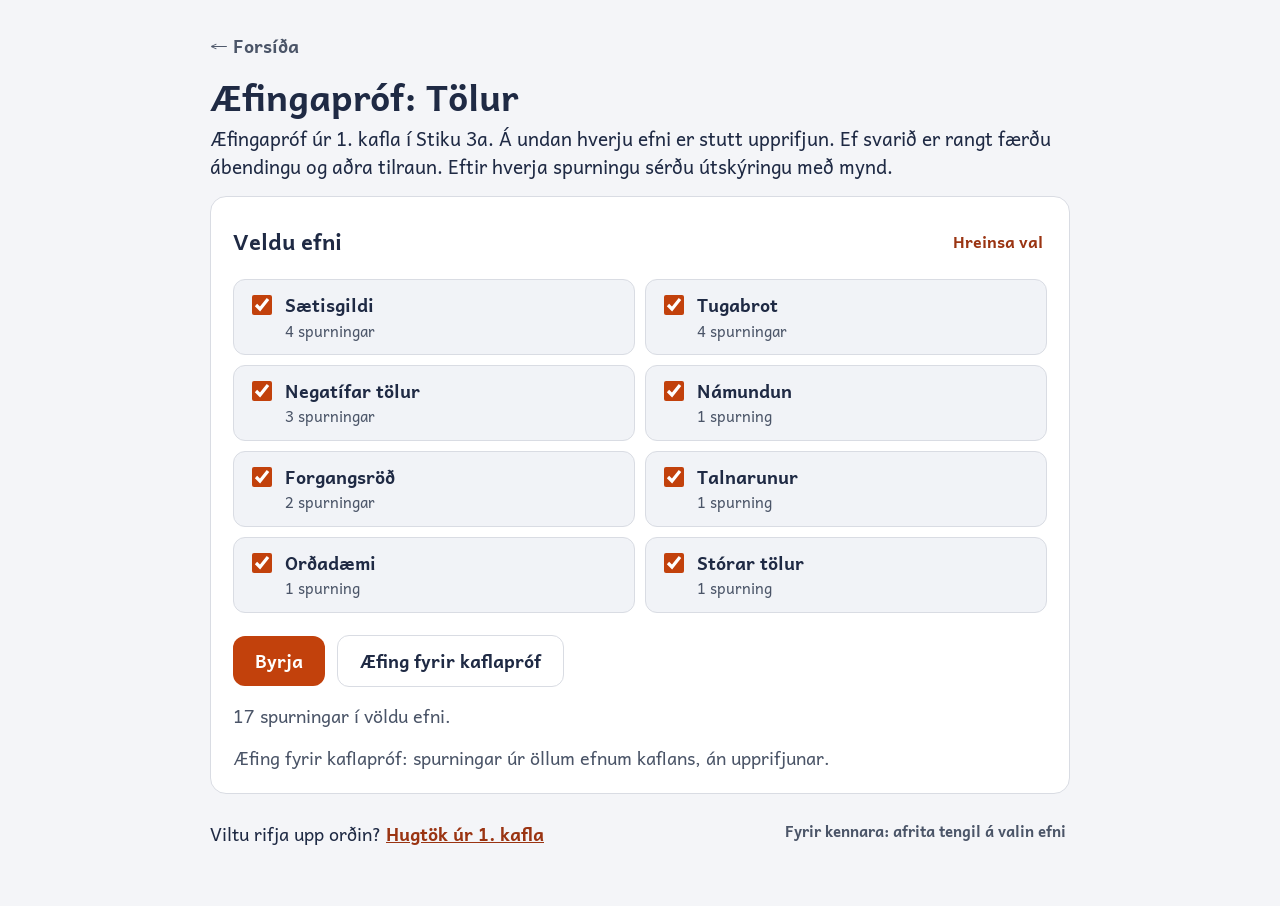
<file: staerdfraedi/tolur-og-reikningur.html>
<!doctype html>
<html lang="is">
<head>
<meta charset="utf-8">
<meta name="viewport" content="width=device-width, initial-scale=1">
<title>Æfingapróf: Tölur</title>
<link rel="stylesheet" href="../sameiginlegt.css">
<link rel="stylesheet" href="leikjarammi.css">
<style>
.wrap{max-width:900px}
.top{display:flex;justify-content:space-between;align-items:flex-end;gap:16px;flex-wrap:wrap;margin-bottom:20px}
.start-grid{display:grid;grid-template-columns:minmax(0,1.4fr) minmax(0,1fr);gap:20px}
.wrap.wide{max-width:1180px}
.topics{display:flex;flex-wrap:wrap;gap:10px}
.topic{font:inherit;font-weight:700;min-height:44px;padding:8px 16px;border-radius:999px;border:2px solid var(--line);background:var(--card);color:var(--ink);cursor:pointer}
.topic[aria-pressed="true"]{border-color:var(--acc);background:var(--acc-bg);color:var(--acc-dark)}
.howto{margin:0;padding-left:22px;display:flex;flex-direction:column;gap:6px}
.tip{font-size:16px;color:var(--muted)}

.bar{height:10px;background:var(--line);border-radius:999px;overflow:hidden}
.bar span{display:block;height:100%;background:var(--acc);border-radius:999px;transition:width .3s}
.tag{align-self:flex-start;background:var(--acc-bg);color:var(--acc-dark);border-radius:999px;padding:4px 12px;font-size:15px;font-weight:700}
.question{margin:0;font-size:26px;line-height:1.35}
.options{display:grid;grid-template-columns:repeat(2,minmax(0,1fr));gap:12px}
.opt{font:inherit;font-size:19px;text-align:left;min-height:60px;padding:14px 18px;border-radius:14px;border:2px solid var(--line);background:var(--card);color:var(--ink);cursor:pointer;display:flex;justify-content:space-between;align-items:center;gap:10px}
.opt:hover:not(:disabled){border-color:var(--acc)}
.opt:disabled{cursor:default}
.opt.wrong{border-color:var(--acc-line);background:var(--acc-bg);color:var(--acc-dark);text-decoration:line-through}
.opt.right{border-color:var(--ok);background:var(--ok-bg);color:#14532D;font-weight:700}
.opt.faded{opacity:.5}
.mark{font-weight:700;flex:none}
.answer-row{display:flex;gap:10px;flex-wrap:wrap}
.answer-row input{font-family:'Andika',monospace;font-size:26px;font-weight:700;width:220px;padding:8px 14px;border:2px solid var(--line);border-radius:12px;color:var(--ink);min-height:56px}
.answer-row input.right{border-color:var(--ok);background:var(--ok-bg)}
.answer-row input.wrong{border-color:var(--acc-line);background:var(--acc-bg)}
.err{font-size:15px;color:var(--acc-dark);min-height:20px}

.fb{border-radius:16px;padding:20px 22px;display:flex;flex-direction:column;gap:12px}
.fb.hint{background:var(--card);border:2px dashed var(--acc-line)}
.fb.good{background:var(--ok-bg);border:1.5px solid var(--ok-line)}
.fb.bad{background:var(--acc-bg);border:1.5px solid var(--acc-line)}
.fb-title{margin:0;font-size:22px;font-weight:700}
.fb.good .fb-title{color:#14532D}
.fb.bad .fb-title,.fb.hint .fb-title{color:var(--acc-dark)}
.fb-lines{margin:0;padding:0;list-style:none;display:flex;flex-direction:column;gap:4px}
.visual{background:#fff;border:1px solid #E1E4EA;border-radius:12px;padding:14px;overflow-x:auto}

/* Sætisgildistafla */
.pv{border-collapse:collapse;margin:0 auto;font-family:'Andika',monospace}
.pv th{font-family:'Andika',sans-serif;font-size:13px;font-weight:700;color:var(--muted);padding:6px 8px;text-align:center;border-bottom:2px solid var(--line);max-width:96px;line-height:1.2;vertical-align:bottom}
.pv td{font-size:28px;font-weight:700;text-align:center;padding:6px 10px;min-width:44px}
.pv td.val{font-size:14px;font-weight:500;color:var(--muted);padding-top:0}
.pv .comma{min-width:14px;padding:6px 0;color:var(--ink)}
.pv .hl{background:var(--acc-bg);color:var(--acc-dark)}
.pv th.hl{color:var(--acc-dark);border-bottom-color:var(--acc)}
.pv .pad{color:#B6BCC8}

/* Uppsetning */
.cols-wrap{display:flex;gap:28px;flex-wrap:wrap;justify-content:center}
.cols-block{display:flex;flex-direction:column;gap:6px;align-items:center}
.cols-title{font-size:15px;font-weight:700;color:var(--muted)}
.cols{display:grid;font-family:'Andika',monospace;font-size:28px;font-weight:700;grid-auto-rows:42px}
.cols span{display:flex;align-items:center;justify-content:center;width:26px}
.cols span.op{width:34px;justify-content:flex-start}
.cols span.c{width:14px}
.cols .ul{border-bottom:2.5px solid var(--ink)}
.cols .pad{color:#B6BCC8}
.cols .res{color:var(--acc)}

/* Talnaruna og ferli */
.seq{display:flex;flex-wrap:wrap;align-items:center;justify-content:center;gap:6px}
.box{min-width:64px;min-height:56px;padding:6px 12px;border:2px solid var(--line);border-radius:12px;display:flex;flex-direction:column;align-items:center;justify-content:center;font-family:'Andika',monospace;font-size:24px;font-weight:700;background:#fff}
.box small{font-family:'Andika',sans-serif;font-size:13px;font-weight:400;color:var(--muted)}
.box.hl{border-color:var(--acc);background:var(--acc-bg);color:var(--acc-dark)}
.link{display:flex;flex-direction:column;align-items:center;font-size:15px;font-weight:700;color:var(--acc-dark);padding:0 4px;text-align:center}
.link b{font-size:22px;color:var(--muted);line-height:1}

/* Skref í útreikningi */
.steps{display:flex;flex-direction:column;gap:8px;align-items:flex-start;margin:0 auto;width:max-content;max-width:100%}
.step{display:flex;gap:14px;align-items:baseline;flex-wrap:wrap}
.step .expr{font-family:'Andika',monospace;font-size:26px;font-weight:700;white-space:nowrap}
.step .expr .eq{color:var(--muted)}
.step .expr mark{background:var(--acc-bg);color:var(--acc-dark);border-radius:6px;padding:0 4px}
.step .note{font-size:15px;color:var(--muted)}

.next-row{display:flex;justify-content:flex-end}
table{border-collapse:collapse;width:100%;font-size:17px}
th,td{text-align:left;padding:10px 12px;border-bottom:1px solid var(--line)}
.res-table th{font-size:15px;color:var(--muted)}
.status{font-weight:700;border-radius:999px;padding:3px 10px;font-size:14px;white-space:nowrap}
.s1{background:var(--ok-bg);color:#14532D}
.s2{background:#FEF6DD;color:#7A5200}
.s3{background:var(--acc-bg);color:var(--acc-dark)}
.table-wrap{overflow-x:auto}
.stats{display:grid;grid-template-columns:repeat(3,minmax(0,1fr));gap:12px}
.stat{border-radius:14px;padding:14px 16px;display:flex;flex-direction:column;gap:2px}
.stat b{font-size:32px;line-height:1.1}

@media (max-width:760px){
  .start-grid,.options{grid-template-columns:minmax(0,1fr)}
  .question{font-size:22px}
  .stats{grid-template-columns:minmax(0,1fr)}
}
</style>
</head>
<body class="fag-staerdfraedi">
<div class="wrap" id="wrap">
<a class="heim" href="../index.html">← Forsíða</a>

<!-- Upphafsskjár (teiknaður af leikjarammi.js) -->
<section id="upphaf"></section>

<!-- Leikjaskjár -->
<section id="leikur" class="hidden">
  <div class="stack">
    <div class="row" style="justify-content:space-between">
      <p class="muted" id="progress">Spurning 1 af 10</p>
      <button class="btn ghost" id="btnQuit">Hætta</button>
    </div>
    <div class="bar" aria-hidden="true"><span id="barFill" style="width:0%"></span></div>
    <div class="card stack" id="qCard">
      <span class="tag" id="qTopic"></span>
      <p class="question" id="qText"></p>
      <div class="options" id="options"></div>
      <form class="answer-row hidden" id="answerForm" autocomplete="off">
        <label for="answer" class="sr-only">Svar</label>
        <input id="answer" inputmode="decimal" autocomplete="off">
        <button class="btn acc" type="submit">Athuga</button>
      </form>
      <p class="err" id="inputErr" role="status"></p>
      <div class="row"><button class="btn ghost" id="btnHint">Fá ábendingu</button><button class="btn ghost" id="btnRecap">Upprifjun</button></div>
    </div>
    <div id="feedback" aria-live="polite"></div>
    <div class="next-row hidden" id="nextRow"><button class="btn acc" id="btnNext">Næsta spurning</button></div>
  </div>
</section>

<!-- Niðurstöður (teiknaðar af leikjarammi.js) -->
<section id="lok" class="hidden"></section>
</div>

<script src="leikjarammi.js"></script>
<script>
(function(){
  "use strict";
  var $ = function(id){ return document.getElementById(id); };

  /* ================= SPURNINGABANKI =================
     tegund: "val" (fjölval) eða "skrifa" (nemandi skrifar svar)
     mynd: lýsing á mynd sem birtist í ábendingu (abMynd) og útskýringu (mynd) */
  var EFNI = ["Sætisgildi","Tugabrot","Negatífar tölur","Námundun","Forgangsröð","Talnarunur","Orðadæmi","Stórar tölur"];

  var SPURNINGAR = [
    { efni:"Sætisgildi", tegund:"val",
      texti:"Leystu töluna 65 023,451 upp eftir sætum.",
      svor:["60 000 + 5 000 + 20 + 3 + 0,4 + 0,05 + 0,001","65 000 + 23 + 0,451","60 000 + 5 000 + 200 + 3 + 0,4 + 0,5 + 0,1","6 000 + 500 + 20 + 3 + 0,4 + 0,05 + 0,001"],
      rett:0,
      abending:"Settu hvern tölustaf í sitt sæti. Mundu að 0 er líka tölustafur og heldur sætinu sínu.",
      abMynd:{teg:"saeti", tolur:["65023,451"]},
      utskyring:["Hver tölustafur fær gildi eftir sætinu sem hann er í.","Heilu tölurnar: 60 000 + 5 000 + 0 + 20 + 3","Aukastafirnir: 0,4 + 0,05 + 0,001"],
      mynd:{teg:"saeti", tolur:["65023,451"], gildi:true} },

    { efni:"Sætisgildi", tegund:"val",
      texti:"Leystu töluna 326 upp eftir sætum.",
      svor:["300 + 20 + 6","3 + 2 + 6","30 + 20 + 6","300 + 2 + 60"],
      rett:0,
      abending:"Í hvaða sæti er 3? En 2 og 6?",
      abMynd:{teg:"saeti", tolur:["326"]},
      utskyring:["3 er í hundraðasæti og gildir 300.","2 er í tugasæti og gildir 20.","6 er í einingasæti og gildir 6."],
      mynd:{teg:"saeti", tolur:["326"], gildi:true} },

    { efni:"Sætisgildi", tegund:"val",
      texti:"Í tölunni 670 042, hvað táknar tölustafurinn 7?",
      svor:["7 000 (sjö þúsund)","70 000 (sjötíu þúsund)","700 (sjö hundruð)","7 (sjö)"],
      rett:1,
      abending:"Finndu 7 í töflunni og lestu hvaða sæti hann er í.",
      abMynd:{teg:"saeti", tolur:["670042"]},
      utskyring:["7 er í tugþúsundasæti.","Gildi hans er 7 · 10 000 = 70 000."],
      mynd:{teg:"saeti", tolur:["670042"], gildi:true, merkt:"Tugþúsundir"} },

    { efni:"Sætisgildi", tegund:"val",
      texti:"Hvert er gildi tölustafsins 4 í tölunni 14 350?",
      svor:["4","40","400","4 000"],
      rett:3,
      abending:"Finndu 4 í töflunni og lestu hvaða sæti hann er í.",
      abMynd:{teg:"saeti", tolur:["14350"]},
      utskyring:["4 er í þúsundasæti.","Gildi hans er 4 · 1 000 = 4 000."],
      mynd:{teg:"saeti", tolur:["14350"], gildi:true, merkt:"Þúsundir"} },

    { efni:"Tugabrot", tegund:"skrifa",
      texti:"Skrifaðu „þrír hundraðshlutar“ sem tugabrot.",
      tekid:["0,03",",03"],
      abending:"Hundraðshlutar eru annað sætið aftan við kommuna.",
      abMynd:{teg:"saeti", tolur:["0,00"], merkt:"Hundraðshlutar", tomt:true},
      utskyring:["Tíundu eru fyrsta sætið aftan við kommu, hundraðshlutar annað sætið.","0,3 eru þrír tíundu en 0,03 eru þrír hundraðshlutar."],
      mynd:{teg:"saeti", tolur:["0,03"], gildi:true, merkt:"Hundraðshlutar"} },

    { efni:"Tugabrot", tegund:"val",
      texti:"Reiknaðu: 1 367,89 + 345,452 − 1 111,120",
      svor:["602,222","601,222","702,222","599,122"],
      rett:0,
      abending:"Settu dæmið upp þannig að komma sé beint undir kommu. Byrjaðu á samlagningunni.",
      abMynd:{teg:"uppsetning", blokkir:[{titill:"1. Samlagning", linur:["1367,89","345,452"], adgerd:"+", fylla:true}]},
      utskyring:["Fyrst leggjum við saman: 1 367,89 + 345,452 = 1 713,342","Síðan drögum við frá: 1 713,342 − 1 111,120 = 602,222"],
      mynd:{teg:"uppsetning", blokkir:[
        {titill:"1. Samlagning", linur:["1367,89","345,452"], adgerd:"+", svar:"1713,342", fylla:true},
        {titill:"2. Frádráttur", linur:["1713,342","1111,120"], adgerd:"−", svar:"602,222"}]} },

    { efni:"Tugabrot", tegund:"skrifa",
      texti:"Reiknaðu: 4,5 + 2,15",
      tekid:["6,65"],
      abending:"Settu kommu beint undir kommu. Þú mátt bæta við núlli: 4,5 = 4,50.",
      abMynd:{teg:"uppsetning", blokkir:[{linur:["4,5","2,15"], adgerd:"+", fylla:true}]},
      utskyring:["Komma beint undir kommu og núlli bætt við: 4,50 + 2,15","Síðan er lagt saman eins og venjulega: 6,65"],
      mynd:{teg:"uppsetning", blokkir:[{linur:["4,5","2,15"], adgerd:"+", svar:"6,65", fylla:true}]} },

    { efni:"Tugabrot", tegund:"val",
      texti:"Hvor talan er stærri: 3,4 eða 3,39?",
      svor:["3,4","3,39","Þær eru jafn stórar"],
      rett:0,
      abending:"Berðu tölurnar saman sæti fyrir sæti og byrjaðu vinstra megin.",
      abMynd:{teg:"saeti", tolur:["3,4","3,39"]},
      utskyring:["Bættu við núlli svo tölurnar hafi jafn marga aukastafi: 3,40 og 3,39.","Einingarnar eru jafnar (3). Í tíundasætinu er 4 stærra en 3.","Þess vegna er 3,4 stærri."],
      mynd:{teg:"saeti", tolur:["3,4","3,39"], fylla:true, merkt:"Tíundu"} },

    { efni:"Negatífar tölur", tegund:"val",
      texti:"Um morguninn var hitinn 4 °C. Um kvöldið hafði kólnað um 7 °C. Hver var hitinn þá?",
      svor:["3 °C","−3 °C","−4 °C","11 °C"],
      rett:1,
      abending:"Byrjaðu á 4 á talnalínunni. Þegar kólnar ferðu til vinstri. Teldu 7 skref.",
      abMynd:{teg:"talnalina", min:-6, max:6, punktar:[{v:4, texti:"4"}]},
      utskyring:["Við byrjum á 4 og förum 7 skref niður.","4 − 7 = −3"],
      mynd:{teg:"talnalina", min:-6, max:6, punktar:[{v:4, texti:"Morgunn"},{v:-3, texti:"Kvöld", merkt:true}], stokk:[{fra:4, til:-3, texti:"−7"}]} },

    { efni:"Negatífar tölur", tegund:"skrifa",
      texti:"Hver er mismunurinn á tölunum 5 og −3?",
      tekid:["8"],
      abending:"Mismunur er fjarlægðin á milli talnanna. Teldu skrefin frá −3 upp í 5.",
      abMynd:{teg:"talnalina", min:-5, max:7, punktar:[{v:-3, texti:"−3"},{v:5, texti:"5"}]},
      utskyring:["Frá −3 upp í 0 eru 3 skref og frá 0 upp í 5 eru 5 skref.","Samtals 3 + 5 = 8 skref.","Sem reikningsdæmi: 5 − (−3) = 5 + 3 = 8"],
      mynd:{teg:"talnalina", min:-5, max:7, punktar:[{v:-3, texti:""},{v:5, texti:""}], bil:{fra:-3, til:5, texti:"8 skref"}} },

    { efni:"Negatífar tölur", tegund:"val",
      texti:"Í hvaða röð er tölunum raðað frá minnstu til stærstu?",
      svor:["−5, −2, 0, 3","−2, −5, 0, 3","0, −2, −5, 3","3, 0, −2, −5"],
      rett:0,
      abending:"Hugsaðu þér tölurnar á talnalínu. Talan lengst til vinstri er minnst.",
      abMynd:{teg:"talnalina", min:-6, max:4, punktar:[]},
      utskyring:["Á talnalínunni eru tölurnar í röðinni −5, −2, 0, 3.","Því lengra sem negatíf tala er frá núlli, því minni er hún: −5 er minna en −2."],
      mynd:{teg:"talnalina", min:-6, max:4, punktar:[{v:-5, texti:"−5", merkt:true},{v:-2, texti:"−2", merkt:true},{v:0, texti:"0", merkt:true},{v:3, texti:"3", merkt:true}]} },

    { efni:"Námundun", tegund:"val",
      texti:"Námundaðu töluna 12,839 að einum aukastaf.",
      svor:["12,8","12,9","13,0","12,84"],
      rett:0,
      abending:"Er 12,839 nær 12,8 eða 12,9? Miðjan er 12,85.",
      abMynd:{teg:"talnalina", min:12.8, max:12.9, skref:0.01, merkiHvert:5, aukastafir:2, punktar:[]},
      utskyring:["Einn aukastafur er 8. Næsti stafur á eftir er 3.","3 er minna en 5, svo við námundum niður og 8 helst.","Svarið er 12,8."],
      mynd:{teg:"talnalina", min:12.8, max:12.9, skref:0.01, merkiHvert:5, aukastafir:2, punktar:[{v:12.839, texti:"12,839", merkt:true}]} },

    { efni:"Forgangsröð", tegund:"val",
      texti:"Reiknaðu: 5 + 5 · 5",
      svor:["50","30","25","10"],
      rett:1,
      abending:"Hvort reiknarðu fyrst, plús eða sinnum?",
      utskyring:["Margföldun hefur forgang fram yfir samlagningu.","Fyrst 5 · 5 = 25, síðan 5 + 25 = 30."],
      mynd:{teg:"skref", linur:[{s:"5 + [5 · 5]", a:"Margföldun fyrst"},{s:"5 + 25", a:"Svo samlagning"},{s:"30"}]} },

    { efni:"Forgangsröð", tegund:"skrifa",
      texti:"Reiknaðu: 20 − (4 + 6)",
      tekid:["10"],
      abending:"Hvað reiknarðu alltaf fyrst?",
      utskyring:["Svigar hafa alltaf forgang.","4 + 6 = 10, síðan 20 − 10 = 10."],
      mynd:{teg:"skref", linur:[{s:"20 − [(4 + 6)]", a:"Svigar fyrst"},{s:"20 − 10", a:"Svo frádráttur"},{s:"10"}]} },

    { efni:"Talnarunur", tegund:"skrifa",
      texti:"Hvaða tölu vantar: 2, 5, 8, __, 14?",
      tekid:["11"],
      abending:"Hve mikið stækkar talan í hverju skrefi?",
      abMynd:{teg:"runa", tolur:["2","5","8","?","14"], merki:["?","?","?","?"]},
      utskyring:["Reglan er að bæta 3 við í hverju skrefi.","8 + 3 = 11 og 11 + 3 = 14 passar."],
      mynd:{teg:"runa", tolur:["2","5","8","11","14"], merki:["+3","+3","+3","+3"], merkt:3} },

    { efni:"Orðadæmi", tegund:"val",
      texti:"Andri á 1 750 kr. Hann kaupir humarsúpu á 867 kr. og fær svo 250 kr. fyrir vöfflusölu. Hve mikið á hann þá?",
      svor:["1 133 kr.","633 kr.","883 kr.","2 000 kr."],
      rett:0,
      abending:"Byrjaðu á 1 750 kr. Hvað dregst frá og hvað bætist við?",
      abMynd:{teg:"ferli", byrjun:1750, skref:[{t:-867, texti:"súpa"},{t:250, texti:"vöfflur"}], fela:true},
      utskyring:["Eftir súpuna: 1 750 − 867 = 883 kr.","Eftir vöfflusöluna: 883 + 250 = 1 133 kr."],
      mynd:{teg:"ferli", byrjun:1750, skref:[{t:-867, texti:"súpa"},{t:250, texti:"vöfflur"}]} },

    { efni:"Stórar tölur", tegund:"val",
      texti:"Hvað er milljón mínus einn?",
      svor:["999 999","999 000","100 000","900 000"],
      rett:0,
      abending:"Hugsaðu fyrst um minni tölu: 1 000 − 1 = 999. Gerist það sama með milljón?",
      utskyring:["Milljón er 1 000 000.","1 000 000 − 1 = 999 999"],
      mynd:{teg:"uppsetning", blokkir:[{linur:["1000000","1"], adgerd:"−", svar:"999999"}]} }
  ];

  /* Röð spurninga: efni fyrir efni, auðveldast fyrst og erfiðast síðast */
  var ROD = [1,3,2,0,4,7,6,5,8,10,9,11,13,12,14,15,16];
  SPURNINGAR = ROD.map(function(i){ return SPURNINGAR[i]; });
  window.__S = SPURNINGAR; /* fyrir sjálfvirkar prófanir */

  /* ================= HJÁLPARFÖLL ================= */
  var HROS = ["Rétt!","Vel gert!","Flott hjá þér!","Rétt svar!"];
  function ein(n){ return (n % 10 === 1 && n % 100 !== 11); }
  function thus(s){ return String(s).replace(/\B(?=(\d{3})+(?!\d))/g, "\u00a0"); }
  function kr(n){ return thus(Math.abs(n)) + " kr."; }
  function minus(s){ return String(s).replace(/-/g, "−"); }
  function shuffle(a){ a = a.slice(); for(var i=a.length-1;i>0;i--){ var j=Math.floor(Math.random()*(i+1)); var t=a[i]; a[i]=a[j]; a[j]=t; } return a; }
  function norm(s){ return String(s).toLowerCase().replace(/\s|kr/g, "").replace(/\./g, ",").replace(/−/g, "-"); }

  /* ================= MYNDIR ================= */
  var INT_NAMES = ["Einingar","Tugir","Hundruð","Þúsundir","Tugþúsundir","Hundruð þúsunda","Milljónir"];
  var DEC_NAMES = ["Tíundu","Hundraðshlutar","Þúsundustu"];

  function myndSaeti(m){
    var rows = m.tolur.map(function(t){ var p = t.split(","); return {i:p[0], d:p[1] || ""}; });
    var maxI = Math.max.apply(null, rows.map(function(r){ return r.i.length; }));
    var maxD = Math.max.apply(null, rows.map(function(r){ return r.d.length; }));
    var cols = [];
    for(var k = maxI - 1; k >= 0; k--) cols.push({nafn:INT_NAMES[k], i:true, k:k});
    for(var j = 1; j <= maxD; j++) cols.push({nafn:DEC_NAMES[j-1], i:false, k:j});
    function hl(c){ return m.merkt === c.nafn ? " hl" : ""; }
    var h = "<table class=\"pv\"><thead><tr>";
    cols.forEach(function(c, n){
      if(!c.i && c.k === 1) h += "<th></th>";
      h += "<th class=\"" + hl(c).trim() + "\">" + c.nafn + "</th>";
    });
    h += "</tr></thead><tbody>";
    rows.forEach(function(r){
      var digits = "", vals = "";
      cols.forEach(function(c){
        var ch = "", pad = false, v = "";
        if(c.i){
          var idx = r.i.length - 1 - c.k;
          if(idx >= 0){ ch = r.i[idx]; v = (ch === "0") ? "0" : thus(ch + new Array(c.k + 1).join("0")); }
        } else {
          if(c.k === 1){ digits += "<td class=\"comma\">" + (maxD ? "," : "") + "</td>"; vals += "<td class=\"val\"></td>"; }
          if(c.k <= r.d.length){ ch = r.d[c.k-1]; v = (ch === "0") ? "0" : "0," + new Array(c.k).join("0") + ch; }
          else if(m.fylla){ ch = "0"; pad = true; }
        }
        if(m.tomt && ch !== "" && !(c.i && c.k === 0)) { ch = ""; }
        digits += "<td class=\"" + (hl(c) + (pad ? " pad" : "")).trim() + "\">" + ch + "</td>";
        vals += "<td class=\"val" + hl(c) + "\">" + (m.gildi && ch !== "" ? v : "") + "</td>";
      });
      h += "<tr>" + digits + "</tr>";
      if(m.gildi && rows.length === 1) h += "<tr>" + vals + "</tr>";
    });
    return h + "</tbody></table>";
  }

  function myndUppsetning(m){
    var out = "<div class=\"cols-wrap\">";
    m.blokkir.forEach(function(b){
      var all = b.linur.concat(b.svar ? [b.svar] : []);
      var parts = all.map(function(t){ var p = t.split(","); return {i:p[0], d:p.length > 1 ? p[1] : null}; });
      var maxI = Math.max.apply(null, parts.map(function(p){ return p.i.length; }));
      var maxD = Math.max.apply(null, parts.map(function(p){ return p.d === null ? 0 : p.d.length; }));
      var hasC = maxD > 0;
      var ncol = 1 + maxI + (hasC ? 1 + maxD : 0);
      var g = "";
      function line(p, opts){
        var s = "<span class=\"op" + (opts.ul ? " ul" : "") + "\">" + (opts.op || "") + "</span>";
        for(var a = 0; a < maxI - p.i.length; a++) s += "<span class=\"" + (opts.ul ? "ul" : "") + "\"></span>";
        for(var c = 0; c < p.i.length; c++) s += "<span class=\"" + ((opts.ul ? "ul " : "") + (opts.res ? "res" : "")).trim() + "\">" + p.i[c] + "</span>";
        if(hasC){
          s += "<span class=\"c" + (opts.ul ? " ul" : "") + (opts.res ? " res" : "") + "\">" + (p.q ? "" : ",") + "</span>";
          var d = p.d || "";
          for(var e = 0; e < maxD; e++){
            var ch = d[e], pad = false;
            if(ch === undefined){ ch = (b.fylla && !p.q) ? "0" : ""; pad = ch === "0"; }
            s += "<span class=\"" + ((opts.ul ? "ul " : "") + (pad ? "pad " : "") + (opts.res ? "res" : "")).trim() + "\">" + ch + "</span>";
          }
        }
        return s;
      }
      parts.slice(0, b.linur.length).forEach(function(p, n){
        var last = n === b.linur.length - 1;
        g += line(p, {op: last ? b.adgerd : "", ul: last});
      });
      if(b.svar) g += line(parts[parts.length-1], {res:true});
      else {
        g += "<span class=\"op\"></span>";
        for(var z = 1; z < ncol; z++) g += "<span class=\"res" + (hasC && z === maxI + 1 ? " c" : "") + "\">" + (z === ncol - 1 ? "?" : "") + "</span>";
      }
      out += "<div class=\"cols-block\">" + (b.titill ? "<span class=\"cols-title\">" + b.titill + "</span>" : "") +
             "<div class=\"cols\" style=\"grid-template-columns:repeat(" + ncol + ",auto)\">" + g + "</div></div>";
    });
    return out + "</div>";
  }

  function myndTalnalina(m){
    var W = 640, H = 150, P = 34, Y = 96;
    var step = m.skref || 1, dec = m.aukastafir || 0, every = m.merkiHvert || 1;
    var n = Math.round((m.max - m.min) / step);
    function x(v){ return P + (v - m.min) / (m.max - m.min) * (W - 2*P); }
    function lab(v){ return minus(v.toFixed(dec).replace(".", ",")); }
    var s = "<svg viewBox=\"0 0 " + W + " " + H + "\" width=\"100%\" style=\"max-width:640px;display:block;margin:0 auto\" role=\"img\" aria-label=\"Talnalína\">";
    s += "<defs><marker id=\"" + (window.__ahN = (window.__ahN || 0) + 1, "ah" + window.__ahN) + "\" viewBox=\"0 0 10 10\" refX=\"8\" refY=\"5\" markerWidth=\"7\" markerHeight=\"7\" orient=\"auto\"><path d=\"M1 1L9 5L1 9z\" style=\"fill:var(--acc)\"/></marker></defs>";
    s += "<line x1=\"" + (P-14) + "\" y1=\"" + Y + "\" x2=\"" + (W-P+14) + "\" y2=\"" + Y + "\" style=\"stroke:var(--ink);stroke-width:2\"/>";
    for(var i = 0; i <= n; i++){
      var v = m.min + i*step, big = (i % every === 0);
      s += "<line x1=\"" + x(v) + "\" y1=\"" + (Y - (big ? 9 : 5)) + "\" x2=\"" + x(v) + "\" y2=\"" + (Y + (big ? 9 : 5)) + "\" style=\"stroke:var(--ink);stroke-width:" + (big ? 2 : 1) + "\"/>";
      if(big) s += "<text x=\"" + x(v) + "\" y=\"" + (Y + 30) + "\" text-anchor=\"middle\" style=\"font:700 15px 'Andika',monospace;fill:var(--ink)\">" + lab(v) + "</text>";
    }
    (m.stokk || []).forEach(function(a){
      var x1 = x(a.fra), x2 = x(a.til), mid = (x1 + x2)/2;
      s += "<path d=\"M" + x1 + " " + (Y-12) + " Q" + mid + " " + (Y-80) + " " + x2 + " " + (Y-12) + "\" fill=\"none\" style=\"stroke:var(--acc);stroke-width:3\" marker-end=\"url(#ah" + window.__ahN + ")\"/>";
      s += "<text x=\"" + mid + "\" y=\"" + (Y-52) + "\" text-anchor=\"middle\" style=\"font:700 18px 'Andika',monospace;fill:var(--acc-dark)\">" + a.texti + "</text>";
    });
    if(m.bil){
      var b1 = x(m.bil.fra), b2 = x(m.bil.til), by = Y - 40;
      s += "<path d=\"M" + b1 + " " + (by+10) + " V" + by + " H" + b2 + " V" + (by+10) + "\" fill=\"none\" style=\"stroke:var(--acc);stroke-width:3\"/>";
      s += "<text x=\"" + ((b1+b2)/2) + "\" y=\"" + (by - 10) + "\" text-anchor=\"middle\" style=\"font:700 17px 'Andika',sans-serif;fill:var(--acc-dark)\">" + m.bil.texti + "</text>";
    }
    (m.punktar || []).forEach(function(p){
      var col = p.merkt ? "var(--acc)" : "var(--ink)";
      s += "<circle cx=\"" + x(p.v) + "\" cy=\"" + Y + "\" r=\"8\" style=\"fill:" + col + ";stroke:#fff;stroke-width:2\"/>";
      var ly = (m.stokk || m.bil) ? Y + 52 : Y - 20;
      s += "<text x=\"" + x(p.v) + "\" y=\"" + ly + "\" text-anchor=\"middle\" style=\"font:700 14px 'Andika',sans-serif;fill:" + (p.merkt ? "var(--acc-dark)" : "var(--muted)") + "\">" + p.texti + "</text>";
    });
    return s + "</svg>";
  }

  function myndRuna(m){
    var h = "<div class=\"seq\">";
    m.tolur.forEach(function(t, i){
      if(i > 0) h += "<span class=\"link\">" + m.merki[i-1] + "<b>→</b></span>";
      h += "<span class=\"box" + (m.merkt === i || t === "?" ? " hl" : "") + "\">" + t + "</span>";
    });
    return h + "</div>";
  }

  function myndFerli(m){
    var h = "<div class=\"seq\">", v = m.byrjun;
    h += "<span class=\"box\"><small>Byrjun</small>" + kr(v) + "</span>";
    m.skref.forEach(function(st, i){
      v += st.t;
      var last = i === m.skref.length - 1;
      h += "<span class=\"link\">" + (st.t < 0 ? "−" : "+") + " " + kr(st.t) + "<br><span style=\"font-weight:400;color:var(--muted)\">" + st.texti + "</span><b>→</b></span>";
      h += "<span class=\"box" + (last && !m.fela ? " hl" : "") + "\"><small>" + (last ? "Í lokin" : "Þá") + "</small>" + (m.fela ? "?" : kr(v)) + "</span>";
    });
    return h + "</div>";
  }

  function myndSkref(m){
    var h = "<div class=\"steps\">";
    m.linur.forEach(function(l, i){
      var e = l.s.replace("[", "<mark>").replace("]", "</mark>");
      h += "<div class=\"step\"><span class=\"expr\">" + (i > 0 ? "<span class=\"eq\">= </span>" : "") + e + "</span>" +
           (l.a ? "<span class=\"note\">" + l.a + "</span>" : "") + "</div>";
    });
    return h + "</div>";
  }

  function teikna(m){
    if(!m) return "";
    var f = {saeti:myndSaeti, uppsetning:myndUppsetning, talnalina:myndTalnalina, runa:myndRuna, ferli:myndFerli, skref:myndSkref}[m.teg];
    return f ? "<div class=\"visual\">" + f(m) + "</div>" : "";
  }

  /* ================= UPPRIFJUN =================
     Birtist á undan fyrstu spurningu í hverju efni. Nemandinn getur opnað hana aftur. */
  var UPPRIFJUN = {
    "Sætisgildi":{atridi:["Hver tölustafur hefur gildi eftir því í hvaða sæti hann er.","Sætin frá hægri: einingar, tugir, hundruð, þúsundir, tugþúsundir …","Aftan við kommu: tíundu, hundraðshlutar, þúsundustu."],
      mynd:{teg:"saeti", tolur:["5307,24"], gildi:true, merkt:"Hundruð"}},
    "Tugabrot":{atridi:["Þegar tugabrot eru lögð saman eða dregin frá er komma sett beint undir kommu.","Það má bæta núlli aftast við aukastafina án þess að talan breytist: 3,7 = 3,70.","Þegar tugabrot eru borin saman er byrjað vinstra megin og borið saman sæti fyrir sæti."],
      mynd:{teg:"uppsetning", blokkir:[{linur:["3,7","1,25"], adgerd:"+", svar:"4,95", fylla:true}]}},
    "Negatífar tölur":{atridi:["Negatífar tölur eru vinstra megin við 0 á talnalínunni.","Því lengra til vinstri, því minni er talan: −5 er minna en −2.","Að draga frá er að fara til vinstri á talnalínunni: 2 − 5 = −3."],
      mynd:{teg:"talnalina", min:-5, max:5, punktar:[{v:2, texti:""},{v:-3, texti:"", merkt:true}], stokk:[{fra:2, til:-3, texti:"−5"}]}},
    "Námundun":{atridi:["Skoðaðu stafinn strax á eftir sætinu sem á að námunda að.","Ef hann er 0, 1, 2, 3 eða 4 er námundað niður.","Ef hann er 5, 6, 7, 8 eða 9 er námundað upp. Dæmi: 3,46 verður 3,5."],
      mynd:{teg:"talnalina", min:3.4, max:3.5, skref:0.01, merkiHvert:5, aukastafir:2, punktar:[{v:3.46, texti:"3,46", merkt:true}]}},
    "Forgangsröð":{atridi:["Fyrst er reiknað inni í svigum.","Síðan er margfaldað og deilt.","Síðast er lagt saman og dregið frá."],
      mynd:{teg:"skref", linur:[{s:"2 + [3 · 4]", a:"Margföldun fyrst"},{s:"2 + 12"},{s:"14"}]}},
    "Talnarunur":{atridi:["Finndu regluna: Hve mikið breytist talan í hverju skrefi?","Notaðu regluna til að finna töluna sem vantar."],
      mynd:{teg:"runa", tolur:["3","7","11","15","19"], merki:["+4","+4","+4","+4"]}},
    "Orðadæmi":{atridi:["Lestu dæmið vel og finndu tölurnar.","Hvað bætist við og hvað dregst frá?","Reiknaðu eitt skref í einu."],
      mynd:{teg:"ferli", byrjun:1000, skref:[{t:-400, texti:"bók"},{t:200, texti:"gjöf"}]}},
    "Stórar tölur":{atridi:["Í stórum tölum er bil á milli hverra þriggja tölustafa: 1 000 000.","Milljón er þúsund þúsund."],
      mynd:{teg:"saeti", tolur:["1000000"], gildi:true, merkt:"Milljónir"}}
  };
  function fmtU(s){ return typeof fmt === "function" ? fmt(s) : s; }
  function showRecap(efni, hlid){
    var u = UPPRIFJUN[efni];
    if(!u) return false;
    RAMMI.upprifjun({titill:efni, atridi:u.atridi.map(fmtU), mynd:teikna(u.mynd),
      tengill: VS_TENGLAR[efni] ? {texti:"Skoðaðu veggspjaldið „" + VS_TENGLAR[efni][1] + "“", slod:"veggspjald.html?v=" + VS_TENGLAR[efni][0]} : null,
      hnappur: hlid ? "Byrja á spurningunum" : "Loka upprifjun",
      eftir:function(){ if(game && game.cur && game.cur.q.tegund === "skrifa" && !game.cur.done) setTimeout(function(){ $("answer").focus(); }, 30); }});
    return true;
  }
  function hideRecap(){}
  $("btnRecap").addEventListener("click", function(){ if(game && game.cur) showRecap(game.cur.q.efni, false); });

  /* ================= UPPHAFSSKJÁR =================
     Upphafsskjár, upprifjun og niðurstöðuspjald koma úr leikjarammi.js */
  function show(id){ RAMMI.syna({start:"upphaf", play:"leikur", end:"lok"}[id] || id); }
  function efniId(e){ return RAMMI.audkenni(e); }
  function velja(ids){ return SPURNINGAR.filter(function(q){ return ids.indexOf(efniId(q.efni)) !== -1; }); }
  function renderTopics(){}

  /* ================= LEIKUR ================= */
  var game = null;

  function start(list, prof){
    game = {list: list.slice(), i: 0, results: [], prof: !!prof, seen: {}};
    RAMMI.hefja(game.list.map(function(q){ return efniId(q.efni); }), {prof:!!prof});
    if(prof) EFNI.forEach(function(e){ game.seen[e] = true; });
    load();
    show("play");
  }


  function load(){
    var q = game.list[game.i];
    if(!game.seen) game.seen = {};
    hideRecap();
    if(!game.seen[q.efni]){ game.seen[q.efni] = true; showRecap(q.efni, true); }
    game.cur = {q:q, tries:0, hint:false, done:false,
                order: q.tegund === "val" ? shuffle(q.svor.map(function(_, k){ return k; })) : null};
    var n = game.list.length;
    $("progress").textContent = (game.prof ? "Æfing fyrir kaflapróf · " : "") + "Spurning " + (game.i + 1) + " af " + n;
    $("barFill").style.width = (game.i / n * 100) + "%";
    $("qTopic").textContent = q.efni;
    $("qText").textContent = q.texti;
    $("feedback").innerHTML = "";
    $("nextRow").classList.add("hidden");
    $("inputErr").textContent = "";
    $("btnHint").classList.remove("hidden");
    $("btnHint").disabled = false;
    if(q.tegund === "val"){
      $("answerForm").classList.add("hidden");
      $("options").classList.remove("hidden");
      $("options").innerHTML = "";
      game.cur.order.forEach(function(k){
        var b = document.createElement("button");
        b.type = "button"; b.className = "opt"; b.dataset.k = k;
        b.innerHTML = "<span>" + q.svor[k] + "</span><span class=\"mark\"></span>";
        b.addEventListener("click", function(){ answer(k === q.rett, b); });
        $("options").appendChild(b);
      });
    } else {
      $("options").classList.add("hidden");
      $("answerForm").classList.remove("hidden");
      var a = $("answer");
      a.value = ""; a.disabled = false; a.className = "";
      setTimeout(function(){ if(!RAMMI.upprifjunOpin()) a.focus(); }, 30);
    }
  }

  function showHint(prefix){
    var q = game.cur.q;
    game.cur.hint = true;
    $("btnHint").classList.add("hidden");
    $("feedback").innerHTML = "<div class=\"fb " + (prefix ? "bad" : "hint") + "\">" +
      "<p class=\"fb-title\">" + (prefix || "Ábending") + "</p>" +
      "<p>" + q.abending + "</p>" + teikna(q.abMynd) + "</div>";
  }

  $("btnHint").addEventListener("click", function(){ showHint(""); });

  $("answerForm").addEventListener("submit", function(e){
    e.preventDefault();
    var v = $("answer").value.trim();
    if(v === ""){ $("inputErr").textContent = "Skrifaðu svar fyrst."; return; }
    $("inputErr").textContent = "";
    var q = game.cur.q;
    var ok = q.tekid.some(function(t){ return norm(t) === norm(v); });
    answer(ok, null);
  });
  $("answer").addEventListener("input", function(){ $("inputErr").textContent = ""; $("answer").className = ""; });

  function answer(ok, btn){
    var c = game.cur, q = c.q;
    if(c.done) return;
    c.tries++;
    if(ok){ finish(true, btn); return; }
    if(c.tries < 2){
      if(btn){ btn.classList.add("wrong"); btn.disabled = true; btn.querySelector(".mark").textContent = "✗"; }
      else { $("answer").className = "wrong"; $("answer").select(); }
      showHint("Ekki alveg. Reyndu aftur!");
      return;
    }
    finish(false, btn);
  }

  function finish(ok, btn){
    var c = game.cur, q = c.q;
    c.done = true;
    var status = ok ? ((c.tries === 1 && !c.hint) ? 1 : 2) : 3;
    game.results.push({q:q, status:status});
    RAMMI.skra(efniId(q.efni), status === 1);
    var rettTexti = q.tegund === "val" ? q.svor[q.rett] : q.tekid[0];
    if(q.tegund === "val"){
      Array.prototype.forEach.call($("options").children, function(b){
        var k = Number(b.dataset.k);
        b.disabled = true;
        if(k === q.rett){ b.classList.add("right"); b.querySelector(".mark").textContent = "✓"; }
        else if(b === btn){ b.classList.add("wrong"); b.querySelector(".mark").textContent = "✗"; }
        else if(!b.classList.contains("wrong")) b.classList.add("faded");
      });
    } else {
      var a = $("answer");
      a.disabled = true;
      a.className = ok ? "right" : "wrong";
    }
    $("btnHint").classList.add("hidden");
    var title = ok ? HROS[Math.floor(Math.random() * HROS.length)] : "Ekki rétt. Rétta svarið er " + rettTexti + (/\.$/.test(rettTexti) ? "" : ".");
    var sub = ok ? (status === 2 ? "<p>Ábendingin hjálpaði. Svona hugsum við:</p>" : "<p>Svona hugsum við:</p>") : "<p>Skoðaðu útskýringuna:</p>";
    $("feedback").innerHTML = "<div class=\"fb " + (ok ? "good" : "bad") + "\">" +
      "<p class=\"fb-title\">" + title + "</p>" + sub +
      "<ul class=\"fb-lines\">" + q.utskyring.map(function(l){ return "<li>" + l + "</li>"; }).join("") + "</ul>" +
      teikna(q.mynd) + "</div>";
    $("barFill").style.width = ((game.i + 1) / game.list.length * 100) + "%";
    $("btnNext").textContent = game.i < game.list.length - 1 ? "Næsta spurning" : "Sjá niðurstöður";
    $("nextRow").classList.remove("hidden");
    setTimeout(function(){ $("btnNext").focus(); }, 30);
  }

  $("btnNext").addEventListener("click", function(){
    if(game.i < game.list.length - 1){ game.i++; load(); }
    else showEnd();
  });
  $("btnQuit").addEventListener("click", function(){ show("start"); });

  /* ================= NIÐURSTÖÐUR ================= */
  var STATUS = {1:["Rétt í fyrstu tilraun","s1"], 2:["Rétt með hjálp","s2"], 3:["Ekki rétt","s3"]};
  function showEnd(){
    var r = game.results, c = {1:0, 2:0, 3:0};
    r.forEach(function(x){ c[x.status]++; });
    var stats = "<div class=\"stats\">" + [1,2,3].map(function(s){
      return "<div class=\"stat " + STATUS[s][1] + "\"><b>" + c[s] + "</b><span>" + STATUS[s][0] + "</span></div>";
    }).join("") + "</div>";
    var tafla = "<div class=\"card stack\"><h2 style=\"margin:0\">Allar spurningarnar</h2><div class=\"table-wrap\"><table class=\"res-table\">" +
      "<thead><tr><th>Efni</th><th>Spurning</th><th>Niðurstaða</th></tr></thead><tbody>" + r.map(function(x){
        return "<tr><td>" + x.q.efni + "</td><td>" + x.q.texti + "</td><td><span class=\"status " + STATUS[x.status][1] + "\">" + STATUS[x.status][0] + "</span></td></tr>";
      }).join("") + "</tbody></table></div></div>";
    var erfitt = c[2] + c[3] > 0, hnappar = [];
    if(erfitt) hnappar.push({texti:"Æfa aftur það sem var erfitt", adal:true, smellt:function(){
      start(game.results.filter(function(x){ return x.status > 1; }).map(function(x){ return x.q; }));
    }});
    hnappar.push({texti:"Taka prófið aftur", adal:!erfitt, smellt:function(){ if(game.prof) start(profList(), true); else start(game.results.map(function(x){ return x.q; })); }});
    hnappar.push({texti:"Velja efni", smellt:function(){ show("start"); }});
    var prof = profNidurstodur();
    RAMMI.lok({ofan:prof.html, nedan:stats + tafla, hnappar:hnappar, eftir:function(){
      var b = $("btnVeik");
      if(b) b.addEventListener("click", function(){ start(velja(prof.veik.map(efniId))); });
    }});
  }

  /* ================= ÆFING FYRIR KAFLAPRÓF =================
     Ein til tvær spurningar úr hverju efni, í sömu röð og í kaflanum, án upprifjunar. */
  var VS_TENGLAR = {"Námundun": ["namundun", "Námundun og slumpreikningur"], "Forgangsröð": ["forgangsrod", "Forgangsröð reikniaðgerða"], "Talnarunur": ["talnarunur", "Talnarunur"], "Negatífar tölur": ["negatifar", "Negatífar tölur"], "Sætisgildi": ["tugakerfid", "Tugakerfið og sætisgildi"]};
  function profList(){
    var out = [];
    EFNI.forEach(function(e){
      var qs = SPURNINGAR.filter(function(q){ return q.efni === e; });
      shuffle(qs.map(function(_, i){ return i; })).slice(0, 2).sort(function(a, b){ return a - b; }).forEach(function(i){ out.push(qs[i]); });
    });
    return out;
  }
  function profNidurstodur(){
    if(!game.prof) return {html:"", veik:[]};
    var veik = EFNI.filter(function(e){ return game.results.some(function(x){ return x.q.efni === e && x.status > 1; }); });
    var h;
    if(veik.length){
      h = "<h2 style=\"margin:0\">Efni sem þú ættir að rifja upp</h2><div class=\"row\">" + veik.map(function(e){ return "<span class=\"tag\">" + e + "</span>"; }).join("") + "</div>" +
          "<p class=\"muted\">Æfðu öll dæmin í þessum efnum. Upprifjunin birtist á undan hverju efni.</p><div class=\"row\"><button class=\"btn acc\" id=\"btnVeik\">Æfa þessi efni</button></div>";
    } else {
      h = "<h2 style=\"margin:0\">Vel gert!</h2><p>Þú svaraðir öllum spurningunum rétt í fyrstu tilraun.</p>";
    }
    return {html:"<div class=\"card stack\" style=\"max-width:760px\">" + h + "</div>", veik:veik};
  }

  var upphaf = RAMMI.upphaf({
    titill:"Æfingapróf: Tölur", profTitill:"Kaflapróf: Tölur",
    inngangur:"Æfingapróf úr 1. kafla í Stiku 3a. Á undan hverju efni er stutt upprifjun. Ef svarið er rangt færðu ábendingu og aðra tilraun. Eftir hverja spurningu sérðu útskýringu með mynd.",
    efni:EFNI.map(function(e){ var n = SPURNINGAR.filter(function(q){ return q.efni === e; }).length;
      return {id:efniId(e), heiti:e, lysing:n + (ein(n) ? " spurning" : " spurningar"), fjoldi:n}; }),
    sjalfgefid:"allt", einingar:["spurningu", "spurningar"], kaflaprof:true,
    fjoldiTexti:function(ids){ var n = velja(ids).length; return n === 0 ? "Ekkert efni valið." : n + (ein(n) ? " spurning" : " spurningar") + " í völdu efni."; },
    hnappar:[{texti:"Æfing fyrir kaflapróf", smellt:function(){ start(profList(), true); }}],
    tengill:{forskeyti:"Viltu rifja upp orðin?", texti:"Hugtök úr 1. kafla", slod:"hugtakasafn.html#kafli-1"},
    byrja:function(ids){ start(velja(ids)); }
  });
  if(!upphaf.beinSlod && location.hash === "#kaflaprof") start(profList(), true);
})();
</script>
</body>
</html>
</file>
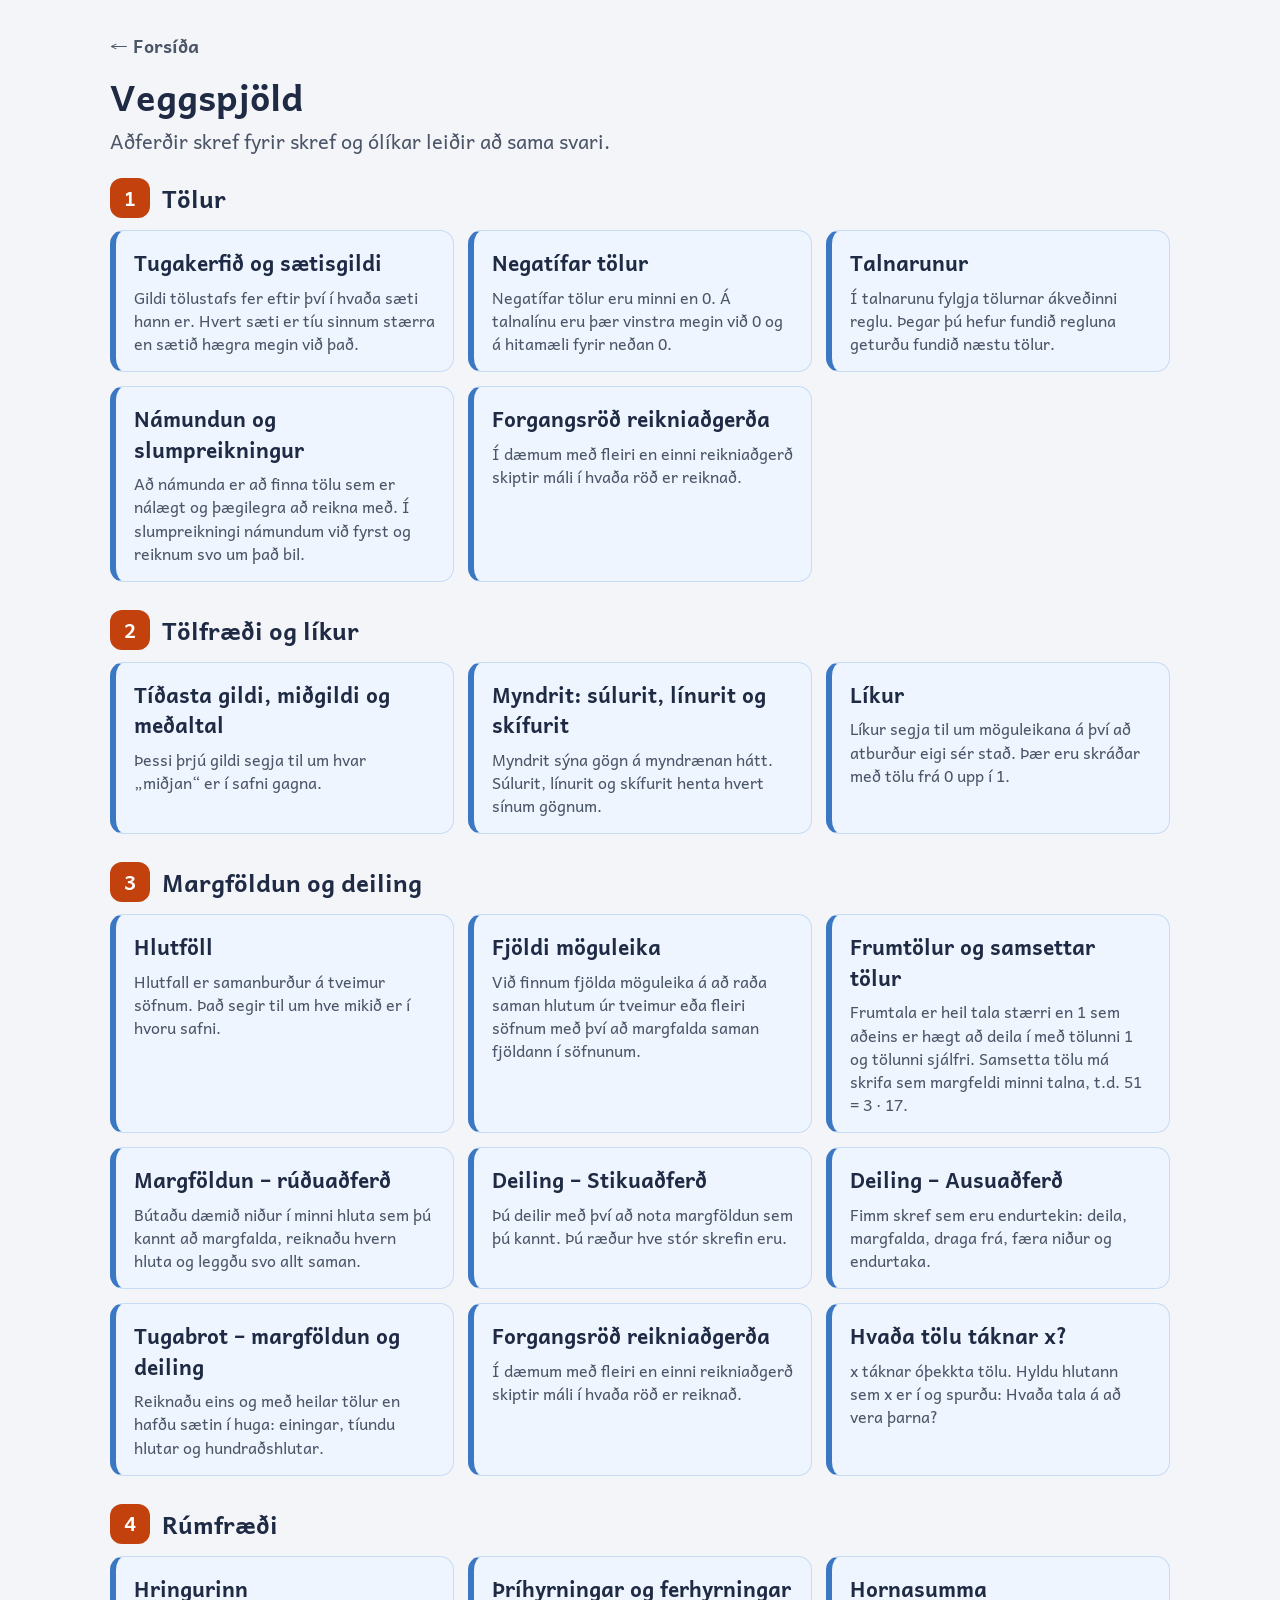
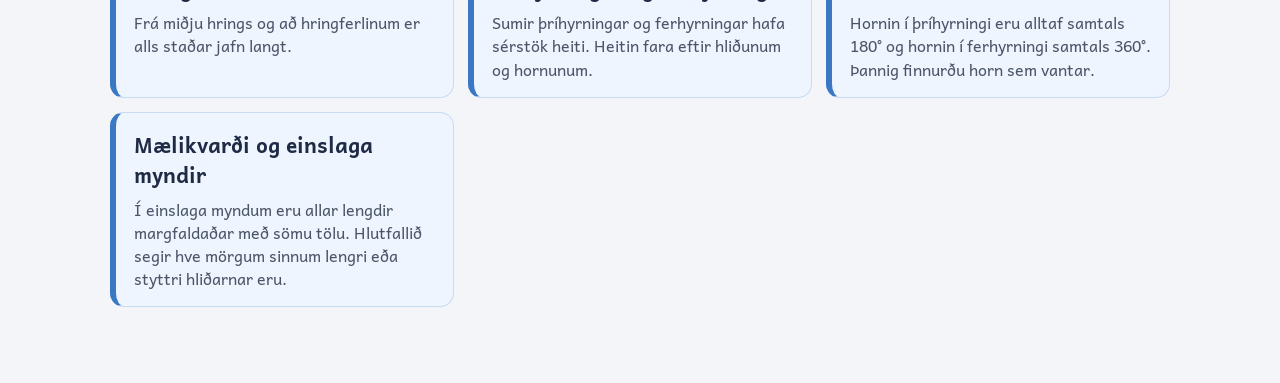
<file: staerdfraedi/veggspjald.html>
<!doctype html>
<html lang="is">
<head>
<meta charset="utf-8">
<meta name="viewport" content="width=device-width, initial-scale=1">
<title>Veggspjald</title>
<link rel="stylesheet" href="../sameiginlegt.css">
<style>
.wrap{max-width:1100px}
.vs-head{display:flex;flex-direction:column;gap:10px;margin-bottom:22px}
.vs-head .tag{align-self:flex-start;background:var(--vs-tag);color:var(--vs-ink);border-radius:999px;padding:4px 12px;font-size:14px;font-weight:700}
.vs-head p{font-size:20px;color:var(--muted);max-width:760px}
.vs-actions{display:flex;gap:10px;flex-wrap:wrap;margin-top:4px}
a.btn{display:inline-flex;align-items:center;text-decoration:none}
.kafli{margin:30px 0 14px;display:flex;align-items:baseline;gap:12px;flex-wrap:wrap}
.kafli h2{margin:0;font-size:26px}
.kafli p{color:var(--muted)}
.daemi{font-size:22px;font-weight:700;background:var(--acc-bg);color:var(--acc-dark);border-radius:12px;padding:10px 16px;display:inline-block;margin-bottom:14px}
.grid2{display:grid;grid-template-columns:repeat(2,minmax(0,1fr));gap:16px}
.grid-auto{display:grid;grid-template-columns:repeat(auto-fit,minmax(300px,1fr));gap:16px}
.spjald{background:var(--card);border:1.5px solid var(--line);border-radius:16px;padding:18px 20px;display:flex;flex-direction:column;gap:12px;break-inside:avoid}
.spjald h3{margin:0;font-size:20px;line-height:1.3;display:flex;gap:10px;align-items:center}
.nr{flex:none;width:32px;height:32px;border-radius:50%;background:var(--acc);color:#fff;display:inline-flex;align-items:center;justify-content:center;font-size:17px}
.leid-tag{align-self:flex-start;font-size:14px;font-weight:700;color:var(--acc-dark);background:var(--acc-bg);border-radius:999px;padding:3px 10px}
.spjald .x{color:var(--ink);font-size:17px}
.svar{margin-top:auto;font-weight:700;font-size:18px;border-top:1.5px dashed var(--line);padding-top:10px}
.svar b{color:var(--acc)}
.nidur{margin-top:14px;font-size:18px;font-weight:700;color:var(--acc-dark)}
.villa-box{border-radius:12px;padding:10px 14px;display:flex;flex-direction:column;gap:2px;font-size:18px;font-weight:700}
.villa-box .h{font-size:14px;font-weight:700;letter-spacing:.02em}
.rangt{background:#FDECEC;color:#8A1C1C}
.samhengi{font-weight:700;font-size:18px}
.rett{background:var(--ok-bg);color:#14532D}
.aefa{margin-top:30px;display:flex;justify-content:space-between;align-items:center;gap:16px;flex-wrap:wrap;background:var(--acc-bg);border:2px solid var(--acc-line);border-radius:16px;padding:18px 22px}
.aefa h2{margin:0}
.kaflahopur{margin-bottom:28px}
.kaflahopur h2{display:flex;align-items:center;gap:12px;font-size:24px;margin:0 0 12px}
.kaflahopur .knr{flex:none;width:40px;height:40px;border-radius:12px;background:var(--acc);color:#fff;font-size:20px;display:inline-flex;align-items:center;justify-content:center}
.listi{display:grid;grid-template-columns:repeat(auto-fill,minmax(260px,1fr));gap:14px}
.listi a{display:flex;flex-direction:column;gap:8px;background:var(--vs-bg);border:1.5px solid var(--vs-line);border-left:6px solid var(--vs-acc);border-radius:14px;padding:16px 18px;color:var(--ink);text-decoration:none}
.listi a:hover{box-shadow:0 2px 8px rgba(31,42,68,.1)}
.listi h3{margin:0;font-size:21px}
.listi p{color:var(--muted);font-size:16px}
@media (max-width:760px){ .grid2{grid-template-columns:minmax(0,1fr)} .vs-head p{font-size:18px} }

@page{margin:10mm}
@media print{
  body{background:#fff;font-size:14px}
  .wrap{max-width:none;padding:0}
  .heim,.vs-actions,.aefa{display:none !important}
  html{zoom:.62}
  .spjald{border-width:1px;padding:12px 14px;gap:8px}
  .kafli{margin:18px 0 10px}
  .grid2,.grid-auto{gap:10px}
  .grid-auto{grid-template-columns:repeat(4,minmax(0,1fr))}
  .grid2{grid-template-columns:repeat(3,minmax(0,1fr))}
  .kafli,.daemi{break-after:avoid}
  *{-webkit-print-color-adjust:exact;print-color-adjust:exact}
}
</style>
</head>
<body class="fag-staerdfraedi">
<div class="wrap">
  <a class="heim" href="../index.html">← Forsíða</a>
  <main id="efni"></main>
</div>
<script src="../efni.js"></script>
<script src="myndir.js"></script>
<script src="veggspjold.js"></script>
<script>
(function(){
  "use strict";
  var V = window.VEGGSPJOLD || {}, MY = window.MYNDIR, fmt = MY.fmt;
  var BOKSTAFIR = "ABCDEFGH";
  function merkja(s){ return fmt(s).replace(/\[/g, "<b>").replace(/\]/g, "</b>"); }
  function linur(arr){ return arr.map(function(l){ return "<span class=\"l\">" + fmt(l) + "</span>"; }).join(""); }

  var id = new URLSearchParams(location.search).get("v");
  var v = V[id], out = "";

  if(!v){
    /* Listi yfir öll veggspjöld, flokkaður eftir köflum eins og á forsíðunni */
    document.title = "Veggspjöld";
    out += "<header class=\"vs-head\"><h1>Veggspjöld</h1><p>Aðferðir skref fyrir skref og ólíkar leiðir að sama svari.</p></header>";
    var F = window.FLOKKAR || [], E = window.EFNI || [], notud = {};
    function spjald(k){ notud[k] = true; return "<a href=\"veggspjald.html?v=" + k + "\"><h3>" + V[k].titill + "</h3><p>" + fmt(V[k].inngangur) + "</p></a>"; }
    F.forEach(function(f){
      var ids = E.filter(function(e){ return e.tegund === "utskyring" && e.flokkar.indexOf(f.id) !== -1; })
                 .map(function(e){ var m = /[?&]v=([^&#]+)/.exec(e.slod); return m && m[1]; })
                 .filter(function(k){ return k && V[k]; });
      if(!ids.length) return;
      out += "<section class=\"kaflahopur\"><h2><span class=\"knr\" aria-hidden=\"true\">" + f.kafli + "</span>" + f.heiti + "</h2><div class=\"listi\">" + ids.map(spjald).join("") + "</div></section>";
    });
    var annad = Object.keys(V).filter(function(k){ return !notud[k]; });
    if(annad.length) out += "<section class=\"kaflahopur\"><h2>Annað</h2><div class=\"listi\">" + annad.map(spjald).join("") + "</div></section>";
    document.getElementById("efni").innerHTML = out;
    return;
  }

  document.title = v.titill;
  out += "<header class=\"vs-head\"><span class=\"tag\">Veggspjald</span><h1>" + v.titill + "</h1><p>" + fmt(v.inngangur) + "</p>" +
         "<div class=\"vs-actions\">" + (v.aefa && v.aefa[0] ? "<a class=\"btn acc\" href=\"" + v.aefa[0].slod + "\">Æfðu þig</a>" : "") +
         "<a class=\"btn ghost\" href=\"prenta.html?v=" + id + "\">Prenta veggspjald</a></div></header>";

  out += "<div class=\"kafli\"><h2>" + (v.skref.titill || "Skref fyrir skref") + "</h2></div>";
  if(v.skref.daemi) out += "<div class=\"daemi\">" + fmt(v.skref.daemi) + "</div>";
  out += "<div class=\"grid2\">";
  v.skref.lidir.forEach(function(s, i){
    out += "<section class=\"spjald\"><h3>" + (v.skref.numer === false ? "" : "<span class=\"nr\">" + (i + 1) + "</span>") + s.t + "</h3><p class=\"x\">" + fmt(s.x) + "</p>" + MY.teikna(s.m) + "</section>";
  });
  out += "</div>";

  if(v.auka){
    out += "<div class=\"kafli\"><h2>" + v.auka.titill + "</h2></div>";
    out += "<section class=\"spjald\"><p class=\"x\">" + fmt(v.auka.x) + "</p><div class=\"grid-auto\">" + MY.teikna(v.auka.m) + "</div></section>";
  }

  if(v.leidir){
  out += "<div class=\"kafli\"><h2>Ólíkar leiðir að sama svari</h2><p>" + fmt(v.leidir.x) + "</p></div><div class=\"grid-auto\">";
  v.leidir.lidir.forEach(function(l, i){
    out += "<section class=\"spjald\"><span class=\"leid-tag\">Leið " + BOKSTAFIR[i] + "</span><h3>" + l.t + "</h3><p class=\"x\">" + fmt(l.x) + "</p>" + MY.teikna(l.m) +
           "<p class=\"svar\">" + merkja(l.svar.replace(/(= )?([^=]+)$/, function(m0, eq, last){ return (eq || "") + "[" + last + "]"; })) + "</p></section>";
  });
  out += "</div>";
  if(v.leidir.nidur) out += "<p class=\"nidur\">" + fmt(v.leidir.nidur) + "</p>";
  }

  if(v.villur && v.villur.length){
  out += "<div class=\"kafli\"><h2>Algengar villur</h2></div><div class=\"grid-auto\">";
  v.villur.forEach(function(w){
    out += "<section class=\"spjald\"><h3>" + w.t + "</h3>" + (w.samhengi ? "<p class=\"samhengi\">" + fmt(w.samhengi) + "</p>" : "") +
           "<div class=\"villa-box rangt\"><span class=\"h\">✗ Rangt</span>" + linur(w.rangt) + "</div>" +
           "<div class=\"villa-box rett\"><span class=\"h\">✓ Rétt</span>" + w.rett.map(function(l){ return "<span>" + fmt(l) + "</span>"; }).join("") + "</div>" +
           (w.m ? MY.teikna(w.m) : "") + "<p class=\"x\">" + fmt(w.x) + "</p></section>";
  });
  out += "</div>";
  }

  if(v.aefa && v.aefa.length){
    out += "<div class=\"aefa\"><h2>Æfðu þig</h2><div class=\"row\">" + v.aefa.map(function(a){ return "<a class=\"btn acc\" href=\"" + a.slod + "\">" + a.heiti + "</a>"; }).join("") + "</div></div>";
  }
  document.getElementById("efni").innerHTML = out;
})();
</script>
</body>
</html>
</file>
<file: sameiginlegt.css>
/* Sameiginlegt útlit fyrir Stuðning fyrir miðstig.
   Hver síða tengir þessa skrá og setur fag á <body>, t.d. <body class="fag-staerdfraedi">. */
@import url("https://fonts.googleapis.com/css2?family=Andika:wght@400;700&display=swap");

:root{
  --ink:#1F2A44;--muted:#4B5568;--bg:#F4F5F8;--card:#FFFFFF;--line:#D9DCE3;
  --soft:#F1F3F7;--grid:#ECEEF3;
  --ok:#15803D;--ok-bg:#ECFDF3;--ok-line:#A7E3BD;
  /* Litur fags (sjálfgefið dökkblár) */
  --acc:#1F2A44;--acc-dark:#141B2D;--acc-bg:#EEF0F5;--acc-line:#C9CEDA;
}
/* Litir tegunda: veggspjald (vs), hugtök (hu), aðferð (ad), æfingapróf (ap), kaflapróf (pr) */
:root{
  --vs-bg:#EEF5FE; --vs-line:#C7DBF4; --vs-tag:#D6E6FB; --vs-ink:#1E4C8A; --vs-acc:#3B78C4;
  --hu-bg:#F5F3FC; --hu-line:#DCD5F0; --hu-tag:#E6E0F7; --hu-ink:#4A3C8C; --hu-acc:#7563C2;
  --ad-bg:#FFF1F1; --ad-line:#F5CACA; --ad-tag:#FBDADA; --ad-ink:#9B2226; --ad-acc:#D64545;
  --ap-bg:#FFF8EB; --ap-line:#F2D7A6; --ap-tag:#FBE6C2; --ap-ink:#7A4208; --ap-acc:#D9891A;
  --pr-bg:#EEFAF2; --pr-line:#BFE5CC; --pr-tag:#D5F1DF; --pr-ink:#14532D; --pr-acc:#2E9E5B;
}
/* Litir faga */
.fag-staerdfraedi{--acc:#C2410C;--acc-dark:#9A3412;--acc-bg:#FFF4ED;--acc-line:#F3C3A6}
.fag-islenska{--acc:#0F766E;--acc-dark:#115E59;--acc-bg:#EEF9F7;--acc-line:#A7DCD3}

*{box-sizing:border-box}
body{margin:0;background:var(--bg);color:var(--ink);font-family:'Andika',system-ui,sans-serif;font-size:18px;line-height:1.45;font-variant-numeric:tabular-nums}
.wrap{max-width:1180px;margin:0 auto;padding:24px 20px 48px}
h1{margin:0;font-size:36px;line-height:1.15}
h2{margin:0 0 12px;font-size:22px;line-height:1.25}
p{margin:0}
.muted{color:var(--muted)}
.mono{font-family:'Andika',sans-serif;font-weight:700}
.card{background:var(--card);border:1.5px solid var(--line);border-radius:16px;padding:22px}
.stack{display:flex;flex-direction:column;gap:16px}
.row{display:flex;gap:12px;align-items:center;flex-wrap:wrap}
.hidden{display:none !important}
.sr-only{position:absolute;left:-9999px;width:1px;height:1px;overflow:hidden}

.btn{font:inherit;font-weight:700;border:0;border-radius:12px;padding:12px 22px;min-height:48px;cursor:pointer;background:var(--ink);color:#fff}
.btn.acc{background:var(--acc)}
.btn.ghost{background:transparent;color:var(--ink);border:1.5px solid var(--line)}
.btn:hover{filter:brightness(1.1)}
a:focus-visible,button:focus-visible,input:focus-visible{outline:3px solid #2563EB;outline-offset:2px}

/* Hlekkur til baka á forsíðu */
.heim{display:inline-flex;align-items:center;gap:6px;min-height:44px;margin-bottom:8px;color:var(--muted);font-weight:700;text-decoration:none}
.heim:hover{color:var(--ink)}

@media (max-width:860px){ h1{font-size:30px} }

/* Upprifjun á undan hverju efni í kaflaleikjunum */
.recap{border:2px solid var(--acc-line)}
.recap-list{margin:0;padding-left:24px;display:flex;flex-direction:column;gap:8px;font-size:19px;line-height:1.45}
.recap-list li::marker{color:var(--acc)}
.recap-list a{color:var(--acc-dark);font-weight:700}
</file>
<file: staerdfraedi/leikjarammi.css>
/* Sameiginlegt útlit leikjanna: upphafsskjár, skrefamerki, upprifjun og lokaskjár (sjá leikjarammi.js) */

/* Haus */
.r-haus{gap:8px}
.r-inngangur{font-size:19px;max-width:860px}

/* Skrefamerki (líka notuð inni í leikjunum) */
.skref{display:flex;flex-wrap:wrap;gap:8px;margin:4px 0 14px}
.flis{display:inline-flex;align-items:center;gap:8px;padding:5px 14px 5px 5px;border-radius:999px;background:#fff;border:2px solid var(--line);font-weight:700;font-size:15px;letter-spacing:.02em}
.flis .nr{display:inline-grid;place-items:center;width:28px;height:28px;border-radius:50%;background:var(--acc);color:#fff;font-size:15px}
.flis .takn{color:var(--acc-dark);font-size:17px}
.flis.nuna{background:var(--acc-bg);border-color:var(--acc)}

/* Val á efni */
.r-titilrod{display:flex;justify-content:space-between;align-items:center;gap:12px;flex-wrap:wrap}
.r-titilrod h2{margin:0}
.r-textahnappur{font:inherit;font-weight:700;font-size:16px;background:none;border:0;color:var(--acc-dark);cursor:pointer;min-height:44px;padding:0 4px;text-align:left}
.r-textahnappur:hover{text-decoration:underline}
.r-hopur{margin:6px 0 8px;font-size:17px}
.r-efnalisti{display:grid;grid-template-columns:repeat(auto-fill,minmax(280px,1fr));gap:10px;margin-bottom:6px}
.r-efni{position:relative;display:flex;gap:10px;align-items:flex-start;padding:12px 14px;border-radius:12px;background:var(--soft);border:1.5px solid var(--line);cursor:pointer}
.r-efni:hover{border-color:var(--acc)}
.r-efni input{width:20px;height:20px;margin-top:3px;accent-color:var(--acc);flex:none}
.r-efni-texti{display:flex;flex-direction:column;gap:2px;min-width:0;flex:1}
.r-efni-texti .d{color:var(--muted);font-size:15px}
.r-efni.lokid{background:var(--ok-bg);border-color:var(--ok-line)}
.r-besti{font-size:14px;color:#14532D}
.r-lokid{flex:none;align-self:flex-start;font-size:13px;font-weight:700;color:#fff;background:var(--ok);border-radius:999px;padding:2px 9px;white-space:nowrap}
.r-stillingar{display:flex;flex-direction:column;gap:2px;border-top:1.5px solid var(--line);padding-top:10px}
.r-stilling{display:flex;gap:10px;align-items:center;cursor:pointer;min-height:44px}
.r-stilling input{width:20px;height:20px;accent-color:var(--acc);flex:none}
.r-villa{color:#B42318;font-weight:700}
.r-fotur{display:flex;justify-content:space-between;align-items:center;gap:8px 20px;flex-wrap:wrap}
.r-tengill{color:var(--acc-dark);font-weight:700}
.r-kennari{display:flex;flex-direction:column;align-items:flex-end;gap:4px;max-width:520px}
.r-kennari .r-textahnappur{font-size:15px;color:var(--muted)}
.r-kennari .muted{font-size:15px;text-align:right}
.r-slod{font:inherit;font-size:14px;width:100%;max-width:480px;padding:6px 8px;border:1.5px solid var(--line);border-radius:8px;margin-top:4px}

/* Upprifjun */
.r-yfirlag{position:fixed;inset:0;background:rgba(31,42,68,.45);display:grid;place-items:center;padding:16px;z-index:20;overflow:auto}
.r-yfirlag.hidden{display:none}
.r-upp{max-width:800px;width:100%;max-height:92vh;overflow:auto;border:2px solid var(--acc-line)}
.r-upp h2{margin:0}
.r-merki{font-size:14px;font-weight:700;color:var(--acc-dark);text-transform:uppercase;letter-spacing:.06em}
.r-upp-mynd{overflow-x:auto}

/* Lokaskjár og niðurstöðuspjald */
.r-spjald{border:2px solid var(--acc-line);max-width:760px}
.r-spjald-haus{display:flex;justify-content:space-between;align-items:flex-start;gap:12px;flex-wrap:wrap}
.r-spjald-haus h2{margin:2px 0 0}
.r-dags{color:var(--muted);font-weight:700}
.r-nafn{display:flex;align-items:center;gap:12px;flex-wrap:wrap}
.r-nafn span{font-weight:700}
.r-nafn input{font:inherit;font-size:20px;flex:1;min-width:200px;max-width:420px;padding:8px 12px;border:2px solid var(--line);border-radius:10px;min-height:48px}
.r-listi{list-style:none;padding:0;margin:0;display:flex;flex-direction:column;gap:8px}
.r-listi li{display:flex;justify-content:space-between;gap:12px;padding:10px 14px;border-radius:12px;background:var(--soft)}
.r-listi b{white-space:nowrap}
.r-hak{color:var(--ok)}
.r-samtals{font-size:20px;font-weight:700;color:var(--acc-dark)}
.r-skjamynd{font-size:16px;max-width:760px}

@media (max-width:600px){
  .flis{font-size:14px}
  .r-kennari{align-items:flex-start}
  .r-kennari .muted{text-align:left}
  .r-listi li{flex-direction:column;gap:2px}
}
</file>
<file: staerdfraedi/reikningur.css>
/* Sameiginlegt útlit fyrir leikina „Forgangsröð reikniaðgerða“ og „Hvaða tölu táknar x?“ */
.wrap{max-width:1180px}
.hidden{display:none !important}

/* Leikskjár */
.toppur{display:flex;flex-wrap:wrap;justify-content:space-between;align-items:center;gap:10px;margin-bottom:10px}
.toppur .heiti{font-weight:700;font-size:19px}
.toppur .stada{color:var(--muted)}
.vinnusvaedi{display:grid;grid-template-columns:minmax(0,1.3fr) minmax(0,1fr);gap:16px;align-items:start}
@media (max-width:860px){ .vinnusvaedi{grid-template-columns:minmax(0,1fr)} }
.reikningsbok{background-color:#fff;background-image:linear-gradient(var(--grid) 1px,transparent 1px),linear-gradient(90deg,var(--grid) 1px,transparent 1px);background-size:22px 22px;border-radius:12px;padding:14px 16px;overflow-x:auto}
.lina{display:flex;align-items:center;flex-wrap:nowrap;gap:0;font-size:30px;line-height:1.25;min-height:58px;white-space:nowrap;font-variant-numeric:tabular-nums}
.lina .jafnt{color:var(--muted);width:1.3em;flex:none}
.lina.fyrri{color:#59647A}
.lina.nuverandi{font-weight:700}
.lina.svar-lina{color:var(--acc-dark);font-weight:700}
.tk{padding:0 .12em}
.tk.ox{color:var(--acc-dark);font-weight:700;font-style:italic}
.tk.sv{color:#6B3FA0}
.opk{font:inherit;font-weight:700;color:var(--ink);background:var(--acc-bg);border:2px solid var(--acc-line);border-radius:10px;min-width:44px;min-height:44px;margin:0 .12em;cursor:pointer;padding:0 .2em}
.opk:hover,.opk:focus-visible{background:var(--acc);border-color:var(--acc);color:#fff}
.tk.nagr{background:#FFE7D6;border-radius:6px}
.valid{border:3px dashed var(--acc);border-radius:10px;padding:0 .15em;background:#FFF4ED}
.kassi{display:inline-flex;align-items:center;justify-content:center;min-width:1.6em;height:1.3em;border:3px dashed var(--acc);border-radius:10px;color:var(--acc);background:#FFF4ED;margin:0 .12em}
.hylkostur{font:inherit;font-weight:700;color:inherit;background:#fff;border:2px solid var(--line);border-radius:10px;padding:0 .15em;margin:0 .1em;cursor:pointer;min-height:44px}
.hylkostur:hover,.hylkostur:focus-visible{border-color:var(--acc);background:var(--acc-bg)}
.profun{margin-top:12px;border-top:2px dashed var(--line);padding-top:10px}
.profun h3{margin:0 0 4px;font-size:16px;color:var(--muted);letter-spacing:.04em;text-transform:uppercase}
.verkefni p{margin:0 0 10px}
.verkefni .spurning{font-size:22px;font-weight:700}
.svarform{display:flex;gap:10px;flex-wrap:wrap;align-items:center;margin:6px 0 10px}
.svarform input{font:inherit;font-size:26px;font-weight:700;width:6.5em;padding:6px 10px;border:2px solid var(--line);border-radius:12px;text-align:center;font-variant-numeric:tabular-nums}
.endurgjof{border-radius:12px;padding:10px 14px;margin-top:8px;font-weight:700}
.endurgjof:empty{display:none}
.endurgjof.rett{background:var(--ok-bg);color:#14532D}
.endurgjof.rangt{background:#FDECEC;color:#8A1C1C}
.endurgjof.uppl{background:var(--soft);color:var(--ink)}
.abending{margin-top:10px;padding:10px 14px;border-left:4px solid var(--acc);background:var(--acc-bg);border-radius:0 12px 12px 0}
.nidurstada{font-size:24px;font-weight:700;background:var(--acc-bg);color:var(--acc-dark);padding:8px 14px;border-radius:12px;display:inline-block;margin:4px 0 12px}
.takkar{display:flex;gap:10px;flex-wrap:wrap;margin-top:12px}

/* Hreyfing og smáatriði */
.lina.naesta{color:var(--muted)}
.opk.hrista,.opk.hrista:hover{animation:hrista .4s ease;background:#FDECEC;border-color:#E5A3A3;color:#8A1C1C}
@keyframes hrista{0%,100%{transform:translateX(0)}25%{transform:translateX(-5px)}75%{transform:translateX(5px)}}
@media (prefers-reduced-motion:reduce){ .opk.hrista{animation:none} }
@media (max-width:600px){
  .lina{font-size:23px;min-height:48px}
  .opk,.hylkostur{min-width:36px;min-height:40px}
}

/* Jöfnur: vinstri hlið = hægri hlið, jafnaðarmerkin í beinni línu */
.jofnur{display:grid;grid-template-columns:max-content max-content max-content;grid-auto-rows:minmax(58px,auto);column-gap:.3em;align-items:center;justify-content:start;font-size:30px;line-height:1.25;font-variant-numeric:tabular-nums;white-space:nowrap}
.jofnur .v{justify-self:end;display:flex;align-items:center}
.jofnur .j{color:var(--muted)}
.jofnur .h{display:flex;align-items:center}
.jofnur .fyrri{color:#59647A}
.jofnur .nuverandi{font-weight:700}
.jofnur .naesta{color:var(--muted)}
.jofnur .svar-lina{color:var(--acc-dark);font-weight:700}
.jofnur.med-skyringu{grid-template-columns:max-content max-content max-content max-content;font-size:24px;grid-auto-rows:minmax(40px,auto)}
.jofnur .sk{font-size:16px;color:var(--muted);padding-left:1.2em;font-weight:400}
.tk.merkt{color:var(--acc-dark);text-decoration:underline;text-decoration-thickness:3px;text-underline-offset:6px}
.profun-lina{font-size:18px;margin-top:10px;color:var(--ink)}
.profun-lina .ok{color:var(--ok);font-weight:700}
.lina.rett-lok{color:var(--ok)}
@media (max-width:600px){
  .jofnur{font-size:23px;grid-auto-rows:minmax(48px,auto)}
  .jofnur.med-skyringu{font-size:19px}
}
</file>
